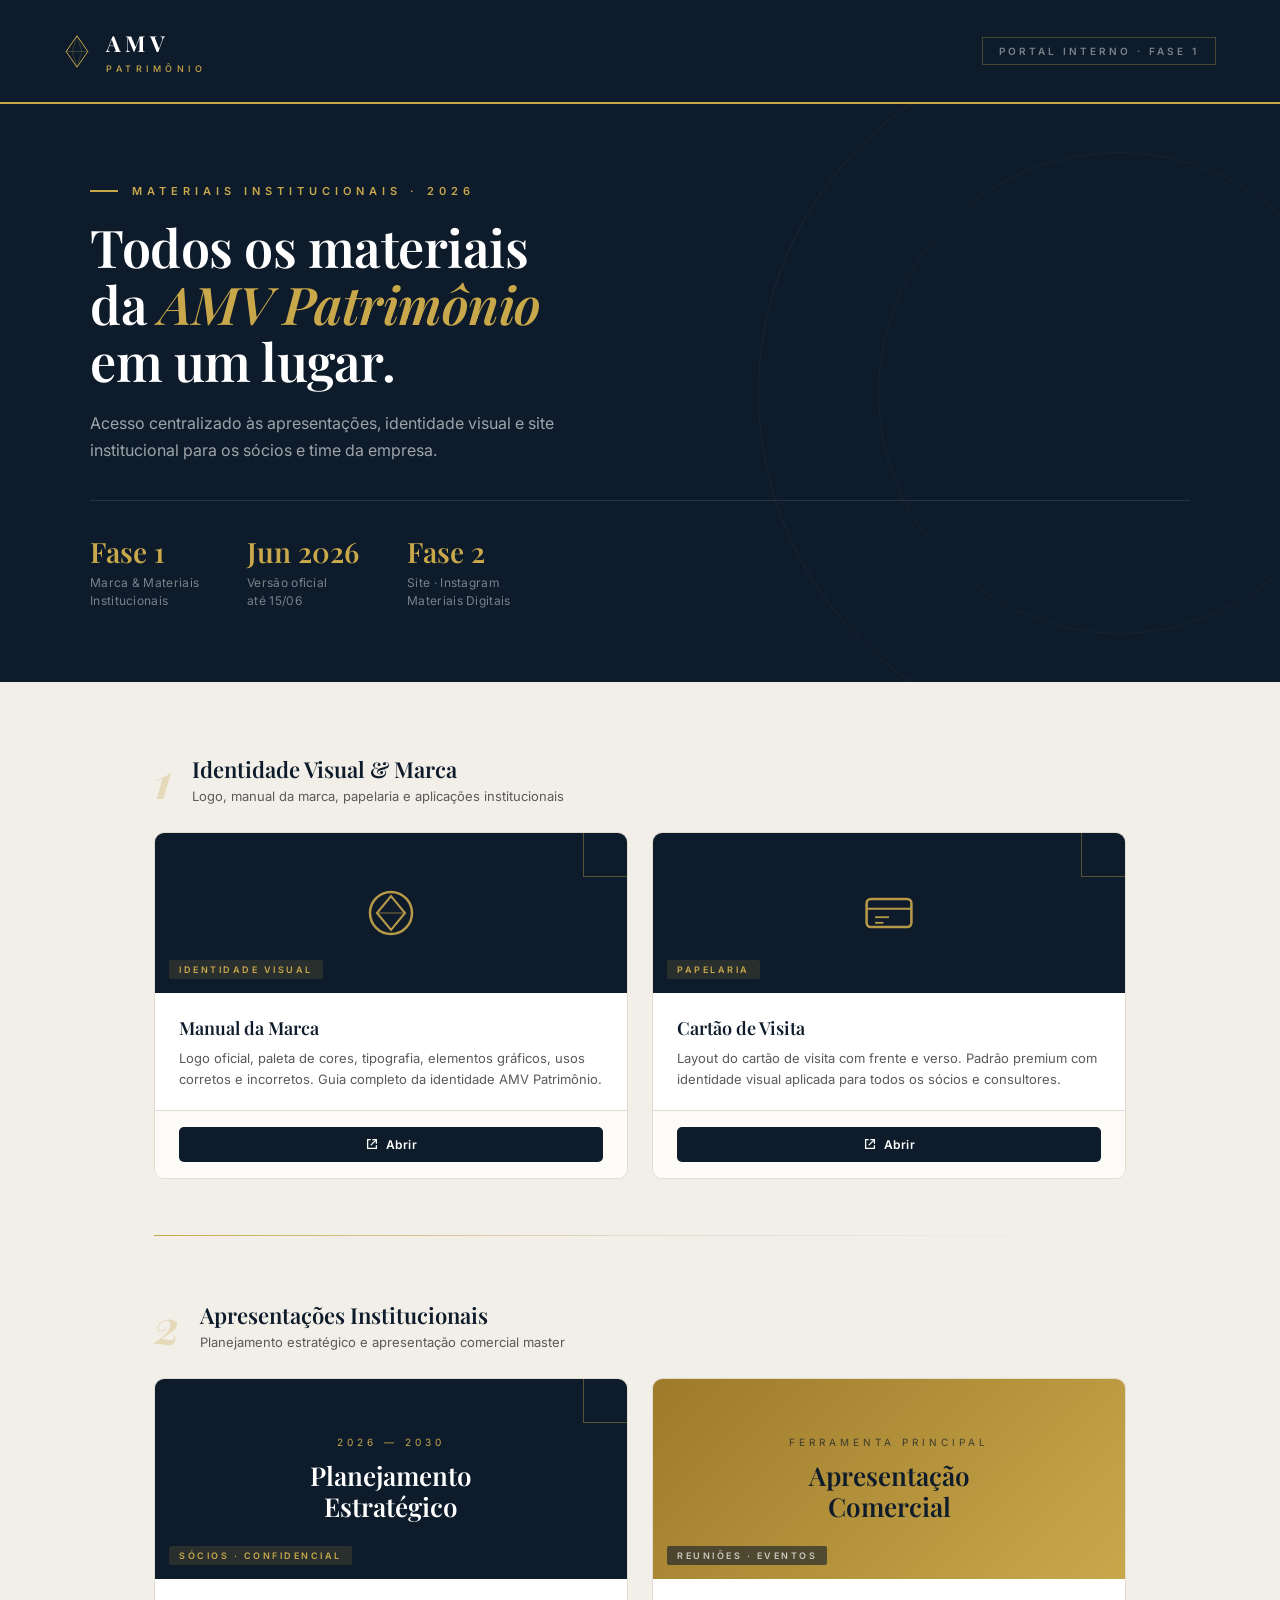
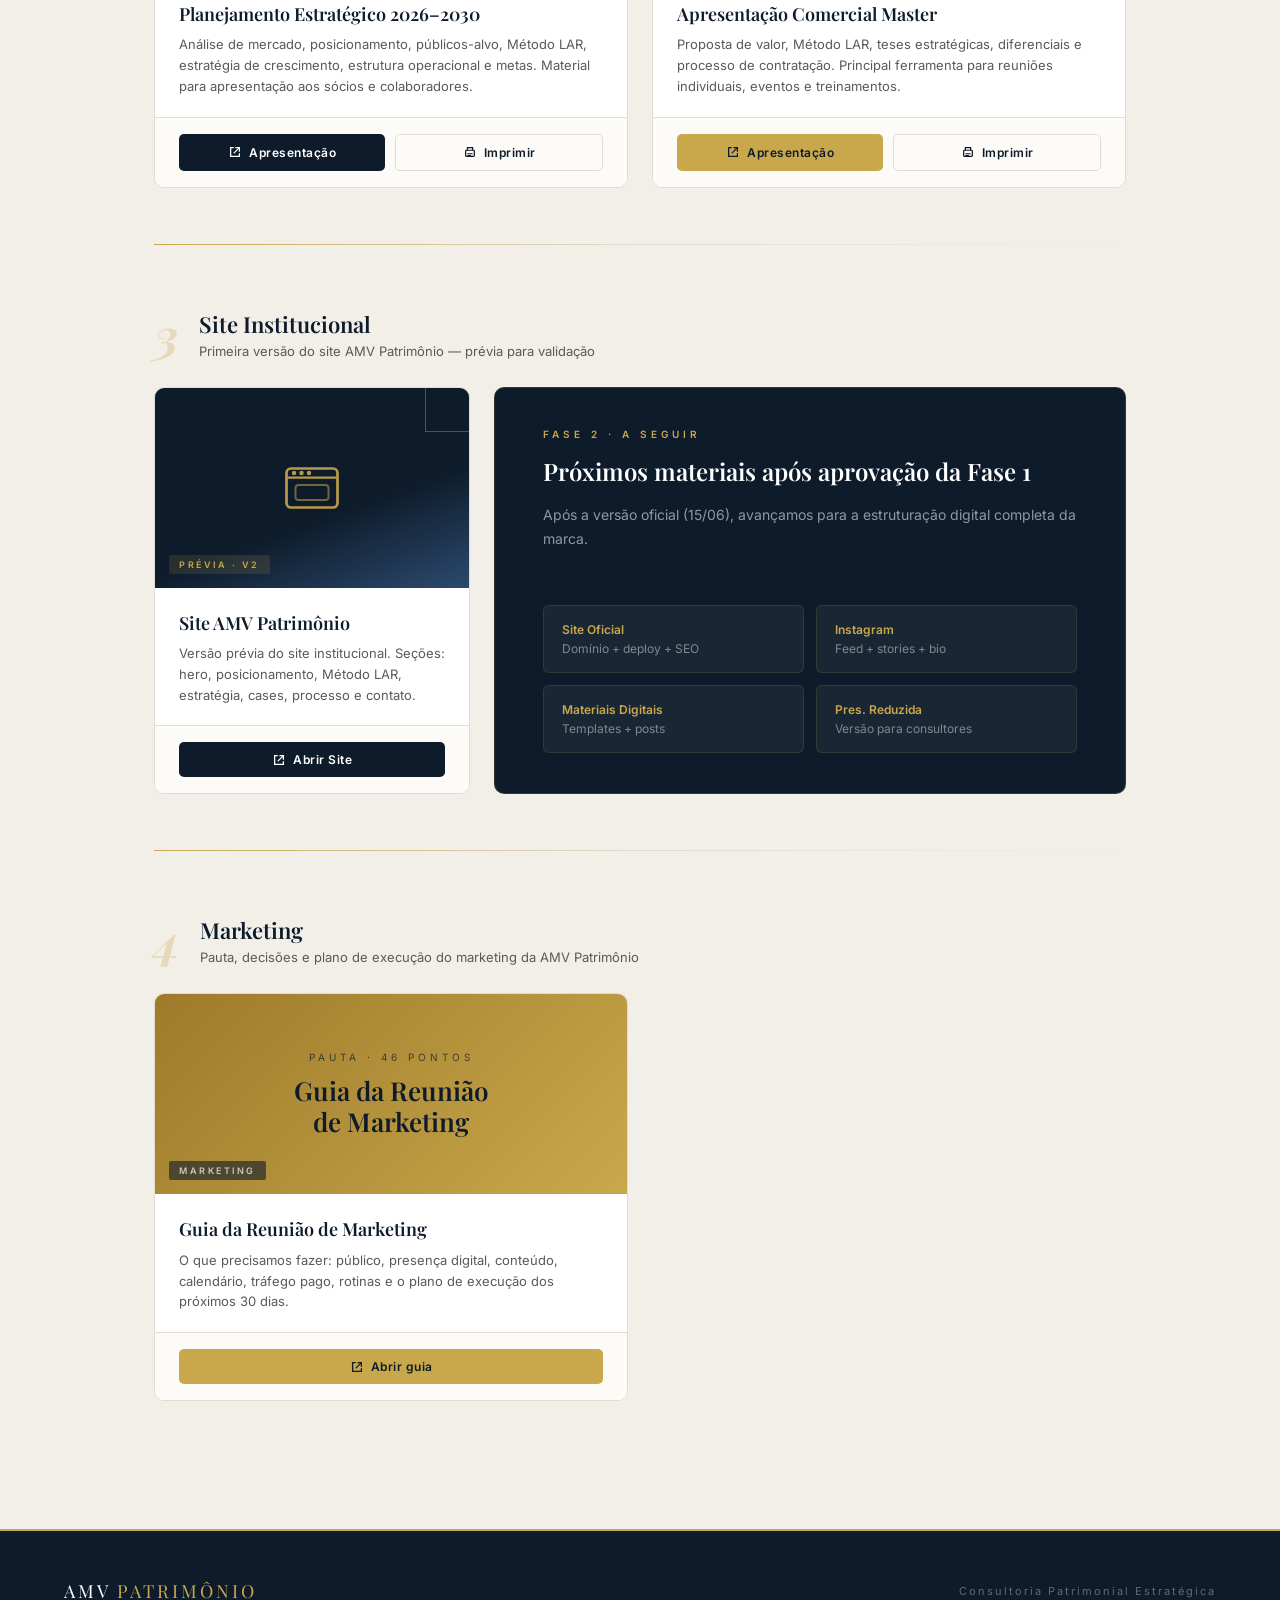
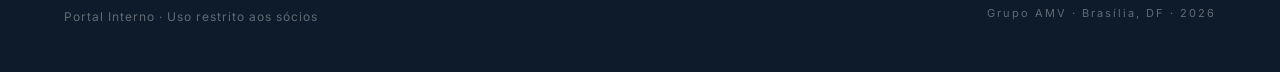
<file: index.html>
<!DOCTYPE html>
<html lang="pt-BR">
<head>
<meta charset="UTF-8">
<meta name="viewport" content="width=device-width, initial-scale=1.0">
<title>AMV Patrimônio — Portal Interno</title>
<link rel="preconnect" href="https://fonts.googleapis.com">
<link href="https://fonts.googleapis.com/css2?family=Playfair+Display:ital,wght@0,400;0,600;0,700;1,400;1,600&family=Inter:wght@300;400;500;600&display=swap" rel="stylesheet">
<style>
:root{
  --ouro:#C9A84C; --ouro-l:#E2C97E; --ouro-d:#9E7A2A;
  --navy:#0D1B2A; --navy-m:#1A2F47; --navy-l:#2C4A6E;
  --graf:#2E2E2E; --cinza:#5A5A5A; --cinza-l:#D4D4D4;
  --off:#F7F4EF; --off-2:#F2EFE9; --branco:#FFFFFF;
  --line:#E2DCD0;
  --serif:'Playfair Display',Georgia,serif;
  --sans:'Inter',system-ui,sans-serif;
}
*{margin:0;padding:0;box-sizing:border-box;}
html{scroll-behavior:smooth;}
body{font-family:var(--sans);background:var(--off-2);color:var(--graf);-webkit-font-smoothing:antialiased;overflow-x:hidden;}
a{text-decoration:none;color:inherit;}
svg{display:block;}

/* ── HEADER ─────────────────────────────────────────── */
.hdr{
  background:var(--navy);
  border-bottom:2px solid var(--ouro);
  padding:28px 64px;
  display:flex; align-items:center; justify-content:space-between;
  position:sticky; top:0; z-index:100;
  backdrop-filter:blur(8px);
}
.logo{display:flex;align-items:center;gap:16px;}
.logo-amv{font-family:var(--serif);font-size:22px;font-weight:700;color:#fff;letter-spacing:.2em;}
.logo-pat{font-size:9px;font-weight:500;letter-spacing:.5em;text-transform:uppercase;color:var(--ouro);margin-top:5px;}
.hdr-tag{
  font-size:10px;font-weight:600;letter-spacing:3px;text-transform:uppercase;
  color:rgba(255,255,255,.45);
  border:1px solid rgba(201,168,76,.3);
  padding:7px 16px;
}

/* ── HERO ────────────────────────────────────────────── */
.hero{
  background:var(--navy);
  padding:80px 64px 72px;
  position:relative; overflow:hidden;
}
.hero::after{
  content:""; position:absolute; right:-180px; top:50%; transform:translateY(-50%);
  width:700px; height:700px; border:1px solid rgba(201,168,76,.08); border-radius:50%;
  pointer-events:none;
}
.hero::before{
  content:""; position:absolute; right:-80px; top:50%; transform:translateY(-50%);
  width:480px; height:480px; border:1px solid rgba(201,168,76,.06); border-radius:50%;
  pointer-events:none;
}
.hero-in{max-width:1100px;margin:0 auto;position:relative;z-index:2;}
.hero-eyebrow{
  font-size:11px;font-weight:600;letter-spacing:5px;text-transform:uppercase;
  color:var(--ouro);margin-bottom:20px;display:flex;align-items:center;gap:14px;
}
.hero-eyebrow::before{content:"";width:28px;height:1.5px;background:var(--ouro);display:inline-block;}
.hero h1{
  font-family:var(--serif);font-size:52px;font-weight:600;color:#fff;
  line-height:1.1;letter-spacing:-.5px;margin-bottom:20px;
}
.hero h1 em{font-style:italic;color:var(--ouro);}
.hero-sub{font-size:16px;color:rgba(255,255,255,.6);max-width:520px;line-height:1.7;margin-bottom:36px;}
.hero-stats{display:flex;gap:48px;padding-top:32px;border-top:1px solid rgba(255,255,255,.1);}
.stat-n{font-family:var(--serif);font-size:28px;color:var(--ouro);font-weight:600;}
.stat-l{font-size:12px;color:rgba(255,255,255,.45);line-height:1.5;margin-top:4px;letter-spacing:.3px;}

/* ── MATERIAIS GRID ──────────────────────────────────── */
.main{max-width:1100px;margin:0 auto;padding:72px 64px;}

.section-eyebrow{
  font-size:11px;font-weight:600;letter-spacing:5px;text-transform:uppercase;
  color:var(--ouro-d);margin-bottom:10px;display:flex;align-items:center;gap:14px;
}
.section-eyebrow::before{content:"";width:28px;height:1.5px;background:var(--ouro);display:inline-block;}
.section-title{
  font-family:var(--serif);font-size:36px;font-weight:600;color:var(--navy);
  margin-bottom:48px;line-height:1.2;
}

.phase{margin-bottom:72px;}
.phase-label{
  display:inline-flex;align-items:center;gap:10px;
  background:var(--navy);color:var(--ouro);
  font-size:10px;font-weight:600;letter-spacing:3px;text-transform:uppercase;
  padding:8px 18px;margin-bottom:24px;
}

/* grid de cards */
.cards{display:grid;grid-template-columns:repeat(3,1fr);gap:24px;}
.cards.two{grid-template-columns:repeat(2,1fr);}
.cards.four{grid-template-columns:repeat(4,1fr);}

/* card base */
.card{
  background:var(--branco);border:1px solid var(--line);border-radius:10px;
  overflow:hidden;transition:transform .2s,box-shadow .2s;
  display:flex;flex-direction:column;
}
.card:hover{transform:translateY(-4px);box-shadow:0 20px 50px -16px rgba(13,27,42,.18);}

/* top colorido */
.card-top{
  height:160px;display:flex;align-items:center;justify-content:center;
  position:relative;overflow:hidden;
}
.card-top.dark{background:var(--navy);}
.card-top.gold{background:linear-gradient(135deg,var(--ouro-d),var(--ouro));}
.card-top.cream{background:var(--off);border-bottom:1px solid var(--line);}
.card-top.site{background:linear-gradient(160deg,var(--navy) 60%,var(--navy-l));}

/* ícone SVG no topo */
.card-icon{opacity:.9;}

/* corner deco */
.card-corner{
  position:absolute;top:0;right:0;width:44px;height:44px;
  border-left:1.5px solid rgba(201,168,76,.4);
  border-bottom:1.5px solid rgba(201,168,76,.4);
}

/* tag de categoria */
.card-cat{
  position:absolute;bottom:14px;left:14px;
  font-size:9px;font-weight:600;letter-spacing:2.5px;text-transform:uppercase;
  background:rgba(201,168,76,.15);color:var(--ouro);
  padding:4px 10px;border-radius:2px;
  backdrop-filter:blur(4px);
}
.card-cat.dark-cat{background:rgba(13,27,42,.6);color:rgba(255,255,255,.7);}

/* corpo do card */
.card-body{padding:24px 24px 20px;flex:1;display:flex;flex-direction:column;}
.card-name{font-family:var(--serif);font-size:18px;font-weight:600;color:var(--navy);margin-bottom:8px;line-height:1.3;}
.card-desc{font-size:13px;color:var(--cinza);line-height:1.6;flex:1;}

/* actions */
.card-actions{
  display:flex;gap:10px;padding:16px 24px;
  border-top:1px solid var(--line);
  background:#FDFBF7;
}
.btn{
  flex:1;display:flex;align-items:center;justify-content:center;gap:7px;
  font-size:12px;font-weight:600;letter-spacing:.5px;
  padding:10px 14px;border-radius:5px;
  transition:all .18s;cursor:pointer;
}
.btn-primary{background:var(--navy);color:#fff;}
.btn-primary:hover{background:var(--navy-m);}
.btn-ghost{background:transparent;color:var(--navy);border:1px solid var(--line);}
.btn-ghost:hover{background:var(--off);border-color:var(--cinza-l);}
.btn-gold{background:var(--ouro);color:var(--navy);}
.btn-gold:hover{background:var(--ouro-l);}
.btn svg{flex-shrink:0;}

/* ── DIVIDER ─────────────────────────────────────────── */
.divider{
  height:1px;
  background:linear-gradient(90deg,var(--ouro),var(--line),transparent);
  margin:0 0 64px;
}

/* ── FASE BADGE ──────────────────────────────────────── */
.fase-header{
  display:flex;align-items:center;gap:20px;margin-bottom:28px;
}
.fase-num{
  font-family:var(--serif);font-style:italic;
  font-size:48px;color:var(--ouro);opacity:.3;line-height:1;font-weight:700;
}
.fase-info h3{
  font-family:var(--serif);font-size:22px;font-weight:600;color:var(--navy);margin-bottom:4px;
}
.fase-info p{font-size:13px;color:var(--cinza);}

/* ── FOOTER ──────────────────────────────────────────── */
.footer{
  background:var(--navy);border-top:2px solid var(--ouro);
  padding:48px 64px;
  display:flex;justify-content:space-between;align-items:center;
}
.footer-brand{font-family:var(--serif);font-size:18px;color:#fff;letter-spacing:3px;}
.footer-brand span{color:var(--ouro);}
.footer-right{font-size:11px;color:rgba(255,255,255,.35);letter-spacing:2px;text-align:right;line-height:2;}

/* ── RESPONSIVE ──────────────────────────────────────── */
@media(max-width:900px){
  .hdr,.hero{padding-left:28px;padding-right:28px;}
  .main{padding:48px 28px;}
  .hero h1{font-size:36px;}
  .hero-stats{gap:28px;flex-wrap:wrap;}
  .cards,.cards.two,.cards.four{grid-template-columns:1fr;}
  .footer{padding:36px 28px;flex-direction:column;gap:20px;text-align:center;}
  .footer-right{text-align:center;}
}
</style>
</head>
<body>

<!-- SVG symbols -->
<svg width="0" height="0" style="position:absolute" aria-hidden="true">
  <defs>
    <symbol id="ico-deck" viewBox="0 0 40 40">
      <rect x="4" y="6" width="32" height="28" rx="3" fill="none" stroke="currentColor" stroke-width="1.8"/>
      <line x1="4" y1="14" x2="36" y2="14" stroke="currentColor" stroke-width="1.5"/>
      <line x1="12" y1="21" x2="28" y2="21" stroke="currentColor" stroke-width="1.4"/>
      <line x1="12" y1="27" x2="24" y2="27" stroke="currentColor" stroke-width="1.4"/>
    </symbol>
    <symbol id="ico-brand" viewBox="0 0 40 40">
      <circle cx="20" cy="20" r="15" fill="none" stroke="currentColor" stroke-width="1.8"/>
      <path d="M20 8 L30 20 L20 32 L10 20 Z" fill="none" stroke="currentColor" stroke-width="1.5"/>
      <line x1="10" y1="20" x2="30" y2="20" stroke="currentColor" stroke-width="1" stroke-opacity=".5"/>
    </symbol>
    <symbol id="ico-site" viewBox="0 0 40 40">
      <rect x="3" y="7" width="34" height="26" rx="3" fill="none" stroke="currentColor" stroke-width="1.8"/>
      <line x1="3" y1="13" x2="37" y2="13" stroke="currentColor" stroke-width="1.5"/>
      <circle cx="8" cy="10" r="1.5" fill="currentColor"/>
      <circle cx="13" cy="10" r="1.5" fill="currentColor"/>
      <circle cx="18" cy="10" r="1.5" fill="currentColor"/>
      <rect x="9" y="18" width="22" height="10" rx="2" fill="none" stroke="currentColor" stroke-width="1.3" stroke-opacity=".6"/>
    </symbol>
    <symbol id="ico-card" viewBox="0 0 40 40">
      <rect x="4" y="10" width="32" height="20" rx="3" fill="none" stroke="currentColor" stroke-width="1.8"/>
      <line x1="4" y1="17" x2="36" y2="17" stroke="currentColor" stroke-width="1.5"/>
      <line x1="10" y1="23" x2="20" y2="23" stroke="currentColor" stroke-width="1.3"/>
      <line x1="10" y1="27" x2="16" y2="27" stroke="currentColor" stroke-width="1.3"/>
    </symbol>
    <symbol id="ico-pdf" viewBox="0 0 40 40">
      <path d="M8 4 H26 L32 10 V36 H8 Z" fill="none" stroke="currentColor" stroke-width="1.8"/>
      <path d="M26 4 V10 H32" fill="none" stroke="currentColor" stroke-width="1.5"/>
      <line x1="13" y1="18" x2="27" y2="18" stroke="currentColor" stroke-width="1.3"/>
      <line x1="13" y1="23" x2="27" y2="23" stroke="currentColor" stroke-width="1.3"/>
      <line x1="13" y1="28" x2="21" y2="28" stroke="currentColor" stroke-width="1.3"/>
    </symbol>
    <symbol id="ico-open" viewBox="0 0 16 16">
      <path d="M6 3H3v10h10v-3" fill="none" stroke="currentColor" stroke-width="1.5" stroke-linecap="round"/>
      <path d="M9 3h4v4" fill="none" stroke="currentColor" stroke-width="1.5" stroke-linecap="round" stroke-linejoin="round"/>
      <line x1="13" y1="3" x2="7" y2="9" stroke="currentColor" stroke-width="1.5" stroke-linecap="round"/>
    </symbol>
    <symbol id="ico-print" viewBox="0 0 16 16">
      <rect x="3" y="6" width="10" height="7" rx="1" fill="none" stroke="currentColor" stroke-width="1.4"/>
      <path d="M5 6V3h6v3" fill="none" stroke="currentColor" stroke-width="1.4"/>
      <line x1="5" y1="10" x2="11" y2="10" stroke="currentColor" stroke-width="1.2"/>
      <line x1="5" y1="12" x2="9" y2="12" stroke="currentColor" stroke-width="1.2"/>
    </symbol>
    <symbol id="m-diamond" viewBox="0 0 48 64">
      <path d="M24 3 L44 32 L24 61 L4 32 Z" fill="none" stroke="currentColor" stroke-width="1.8" stroke-linejoin="round"/>
      <line x1="4" y1="32" x2="44" y2="32" stroke="currentColor" stroke-width="1" stroke-opacity=".5"/>
      <path d="M24 3 L15 32 L24 61" fill="none" stroke="currentColor" stroke-width="1" stroke-opacity=".4" stroke-linejoin="round"/>
      <path d="M24 3 L33 32 L24 61" fill="none" stroke="currentColor" stroke-width="1" stroke-opacity=".4" stroke-linejoin="round"/>
    </symbol>
  </defs>
</svg>

<!-- HEADER -->
<header class="hdr">
  <div class="logo">
    <svg style="color:var(--ouro)" width="26" height="35"><use href="#m-diamond"/></svg>
    <div>
      <div class="logo-amv">AMV</div>
      <div class="logo-pat">Patrimônio</div>
    </div>
  </div>
  <div class="hdr-tag">Portal Interno · Fase 1</div>
</header>

<!-- HERO -->
<section class="hero">
  <div class="hero-in">
    <div class="hero-eyebrow">Materiais Institucionais · 2026</div>
    <h1>Todos os materiais<br>da <em>AMV Patrimônio</em><br>em um lugar.</h1>
    <p class="hero-sub">Acesso centralizado às apresentações, identidade visual e site institucional para os sócios e time da empresa.</p>
    <div class="hero-stats">
      <div>
        <div class="stat-n">Fase 1</div>
        <div class="stat-l">Marca &amp; Materiais<br>Institucionais</div>
      </div>
      <div>
        <div class="stat-n">Jun 2026</div>
        <div class="stat-l">Versão oficial<br>até 15/06</div>
      </div>
      <div>
        <div class="stat-n">Fase 2</div>
        <div class="stat-l">Site · Instagram<br>Materiais Digitais</div>
      </div>
    </div>
  </div>
</section>

<!-- CONTEÚDO PRINCIPAL -->
<main class="main">

  <!-- FASE 1 · IDENTIDADE VISUAL -->
  <div class="fase-header">
    <div class="fase-num">1</div>
    <div class="fase-info">
      <h3>Identidade Visual &amp; Marca</h3>
      <p>Logo, manual da marca, papelaria e aplicações institucionais</p>
    </div>
  </div>

  <div class="cards two" style="margin-bottom:56px;">

    <!-- Manual da Marca -->
    <div class="card">
      <div class="card-top dark">
        <svg class="card-icon" style="color:var(--ouro)" width="56" height="56"><use href="#ico-brand"/></svg>
        <div class="card-corner"></div>
        <div class="card-cat">Identidade Visual</div>
      </div>
      <div class="card-body">
        <div class="card-name">Manual da Marca</div>
        <div class="card-desc">Logo oficial, paleta de cores, tipografia, elementos gráficos, usos corretos e incorretos. Guia completo da identidade AMV Patrimônio.</div>
      </div>
      <div class="card-actions">
        <a href="manual.html" target="_blank" class="btn btn-primary">
          <svg width="14" height="14"><use href="#ico-open"/></svg> Abrir
        </a>
      </div>
    </div>

    <!-- Cartão de Visita -->
    <div class="card">
      <div class="card-top dark">
        <svg class="card-icon" style="color:var(--ouro)" width="56" height="56"><use href="#ico-card"/></svg>
        <div class="card-corner"></div>
        <div class="card-cat">Papelaria</div>
      </div>
      <div class="card-body">
        <div class="card-name">Cartão de Visita</div>
        <div class="card-desc">Layout do cartão de visita com frente e verso. Padrão premium com identidade visual aplicada para todos os sócios e consultores.</div>
      </div>
      <div class="card-actions">
        <a href="cartao.html" target="_blank" class="btn btn-primary">
          <svg width="14" height="14"><use href="#ico-open"/></svg> Abrir
        </a>
      </div>
    </div>


  </div>

  <div class="divider"></div>

  <!-- FASE 1 · APRESENTAÇÕES -->
  <div class="fase-header">
    <div class="fase-num">2</div>
    <div class="fase-info">
      <h3>Apresentações Institucionais</h3>
      <p>Planejamento estratégico e apresentação comercial master</p>
    </div>
  </div>

  <div class="cards two" style="margin-bottom:56px;">

    <!-- Planejamento Estratégico -->
    <div class="card">
      <div class="card-top dark" style="height:200px;">
        <div style="text-align:center;position:relative;z-index:2;">
          <div style="font-size:10px;letter-spacing:4px;text-transform:uppercase;color:var(--ouro);margin-bottom:12px;">2026 — 2030</div>
          <div style="font-family:'Playfair Display',serif;font-size:26px;color:#fff;font-weight:600;line-height:1.2;">Planejamento<br>Estratégico</div>
        </div>
        <div class="card-corner"></div>
        <div class="card-cat">Sócios · Confidencial</div>
      </div>
      <div class="card-body">
        <div class="card-name">Planejamento Estratégico 2026–2030</div>
        <div class="card-desc">Análise de mercado, posicionamento, públicos-alvo, Método LAR, estratégia de crescimento, estrutura operacional e metas. Material para apresentação aos sócios e colaboradores.</div>
      </div>
      <div class="card-actions">
        <a href="planejamento.html" target="_blank" class="btn btn-primary">
          <svg width="14" height="14"><use href="#ico-open"/></svg> Apresentação
        </a>
        <a href="planejamento-print.html" target="_blank" class="btn btn-ghost">
          <svg width="14" height="14"><use href="#ico-print"/></svg> Imprimir
        </a>
      </div>
    </div>

    <!-- Apresentação Comercial -->
    <div class="card">
      <div class="card-top" style="height:200px;background:linear-gradient(135deg,#9E7A2A,#C9A84C);">
        <div style="text-align:center;position:relative;z-index:2;">
          <div style="font-size:10px;letter-spacing:4px;text-transform:uppercase;color:rgba(13,27,42,.7);margin-bottom:12px;">Ferramenta Principal</div>
          <div style="font-family:'Playfair Display',serif;font-size:26px;color:var(--navy);font-weight:600;line-height:1.2;">Apresentação<br>Comercial</div>
        </div>
        <div class="card-cat dark-cat">Reuniões · Eventos</div>
      </div>
      <div class="card-body">
        <div class="card-name">Apresentação Comercial Master</div>
        <div class="card-desc">Proposta de valor, Método LAR, teses estratégicas, diferenciais e processo de contratação. Principal ferramenta para reuniões individuais, eventos e treinamentos.</div>
      </div>
      <div class="card-actions">
        <a href="comercial.html" target="_blank" class="btn btn-gold">
          <svg width="14" height="14"><use href="#ico-open"/></svg> Apresentação
        </a>
        <a href="comercial-print.html" target="_blank" class="btn btn-ghost">
          <svg width="14" height="14"><use href="#ico-print"/></svg> Imprimir
        </a>
      </div>
    </div>

  </div>

  <div class="divider"></div>

  <!-- FASE 1 · SITE -->
  <div class="fase-header">
    <div class="fase-num">3</div>
    <div class="fase-info">
      <h3>Site Institucional</h3>
      <p>Primeira versão do site AMV Patrimônio — prévia para validação</p>
    </div>
  </div>

  <div class="cards" style="grid-template-columns:1fr 2fr;margin-bottom:56px;">

    <div class="card">
      <div class="card-top site" style="height:200px;">
        <svg class="card-icon" style="color:var(--ouro)" width="60" height="60"><use href="#ico-site"/></svg>
        <div class="card-corner"></div>
        <div class="card-cat">Prévia · v2</div>
      </div>
      <div class="card-body">
        <div class="card-name">Site AMV Patrimônio</div>
        <div class="card-desc">Versão prévia do site institucional. Seções: hero, posicionamento, Método LAR, estratégia, cases, processo e contato.</div>
      </div>
      <div class="card-actions">
        <a href="site.html" target="_blank" class="btn btn-primary">
          <svg width="14" height="14"><use href="#ico-open"/></svg> Abrir Site
        </a>
      </div>
    </div>

    <div style="background:var(--navy);border-radius:10px;padding:40px 48px;display:flex;flex-direction:column;justify-content:space-between;border:1px solid rgba(201,168,76,.2);">
      <div>
        <div style="font-size:10px;font-weight:600;letter-spacing:4px;text-transform:uppercase;color:var(--ouro);margin-bottom:16px;">Fase 2 · A seguir</div>
        <div style="font-family:'Playfair Display',serif;font-size:24px;color:#fff;font-weight:600;line-height:1.3;margin-bottom:16px;">Próximos materiais após aprovação da Fase 1</div>
        <p style="font-size:14px;color:rgba(255,255,255,.55);line-height:1.7;">Após a versão oficial (15/06), avançamos para a estruturação digital completa da marca.</p>
      </div>
      <div style="display:grid;grid-template-columns:1fr 1fr;gap:12px;margin-top:28px;">
        <div style="background:rgba(255,255,255,.05);border:1px solid rgba(201,168,76,.15);border-radius:6px;padding:16px 18px;">
          <div style="font-size:12px;color:var(--ouro);font-weight:600;margin-bottom:4px;">Site Oficial</div>
          <div style="font-size:12px;color:rgba(255,255,255,.45);">Domínio + deploy + SEO</div>
        </div>
        <div style="background:rgba(255,255,255,.05);border:1px solid rgba(201,168,76,.15);border-radius:6px;padding:16px 18px;">
          <div style="font-size:12px;color:var(--ouro);font-weight:600;margin-bottom:4px;">Instagram</div>
          <div style="font-size:12px;color:rgba(255,255,255,.45);">Feed + stories + bio</div>
        </div>
        <div style="background:rgba(255,255,255,.05);border:1px solid rgba(201,168,76,.15);border-radius:6px;padding:16px 18px;">
          <div style="font-size:12px;color:var(--ouro);font-weight:600;margin-bottom:4px;">Materiais Digitais</div>
          <div style="font-size:12px;color:rgba(255,255,255,.45);">Templates + posts</div>
        </div>
        <div style="background:rgba(255,255,255,.05);border:1px solid rgba(201,168,76,.15);border-radius:6px;padding:16px 18px;">
          <div style="font-size:12px;color:var(--ouro);font-weight:600;margin-bottom:4px;">Pres. Reduzida</div>
          <div style="font-size:12px;color:rgba(255,255,255,.45);">Versão para consultores</div>
        </div>
      </div>
    </div>

  </div>

  <div class="divider"></div>

  <!-- FASE 2 · MARKETING -->
  <div class="fase-header">
    <div class="fase-num">4</div>
    <div class="fase-info">
      <h3>Marketing</h3>
      <p>Pauta, decisões e plano de execução do marketing da AMV Patrimônio</p>
    </div>
  </div>

  <div class="cards two" style="margin-bottom:56px;">

    <!-- Guia da Reunião de Marketing -->
    <div class="card">
      <div class="card-top" style="height:200px;background:linear-gradient(135deg,#9E7A2A,#C9A84C);">
        <div style="text-align:center;position:relative;z-index:2;">
          <div style="font-size:10px;letter-spacing:4px;text-transform:uppercase;color:rgba(13,27,42,.7);margin-bottom:12px;">Pauta · 46 pontos</div>
          <div style="font-family:'Playfair Display',serif;font-size:26px;color:var(--navy);font-weight:600;line-height:1.2;">Guia da Reunião<br>de Marketing</div>
        </div>
        <div class="card-cat dark-cat">Marketing</div>
      </div>
      <div class="card-body">
        <div class="card-name">Guia da Reunião de Marketing</div>
        <div class="card-desc">O que precisamos fazer: público, presença digital, conteúdo, calendário, tráfego pago, rotinas e o plano de execução dos próximos 30 dias.</div>
      </div>
      <div class="card-actions">
        <a href="guia-marketing.html" target="_blank" class="btn btn-gold">
          <svg width="14" height="14"><use href="#ico-open"/></svg> Abrir guia
        </a>
      </div>
    </div>

  </div>


</main>

<!-- FOOTER -->
<footer class="footer">
  <div>
    <div class="footer-brand">AMV <span>PATRIMÔNIO</span></div>
    <div style="font-size:12px;color:rgba(255,255,255,.35);margin-top:6px;letter-spacing:1px;">Portal Interno · Uso restrito aos sócios</div>
  </div>
  <div class="footer-right">
    Consultoria Patrimonial Estratégica<br>
    Grupo AMV · Brasília, DF · 2026
  </div>
</footer>

</body>
</html>
</file>
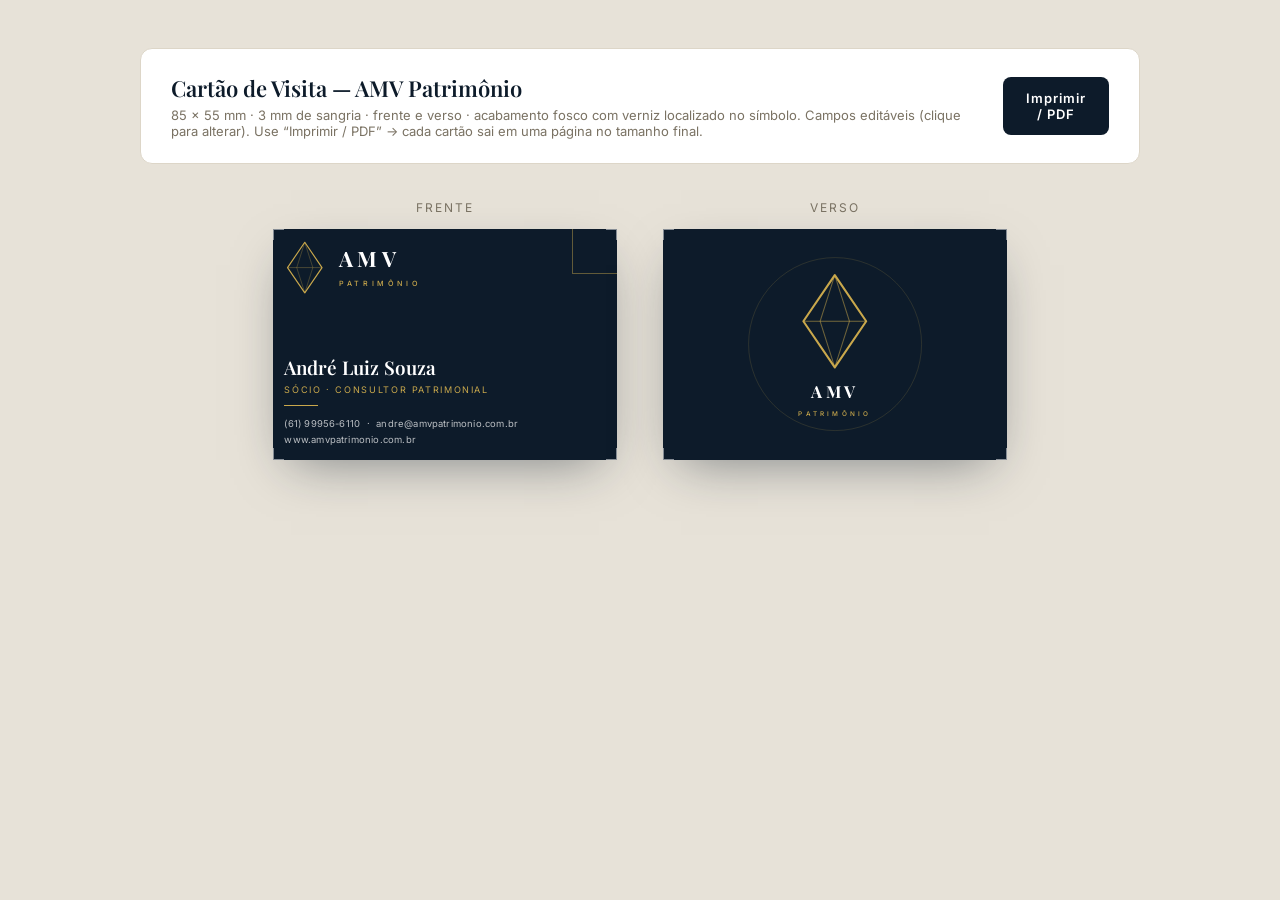
<file: cartao.html>
<!DOCTYPE html>
<html lang="pt-BR">
<head>
<meta charset="UTF-8">
<meta name="viewport" content="width=device-width, initial-scale=1.0">
<title>AMV Patrimônio — Cartão de Visita</title>
<style>
@import url('https://fonts.googleapis.com/css2?family=Playfair+Display:wght@600;700&family=Inter:wght@400;500;600&display=swap');
*{margin:0;padding:0;box-sizing:border-box;}
:root{--ouro:#C9A84C;--ouro-d:#9E7A2A;--navy:#0D1B2A;--off:#F7F4EF;}
body{background:#E7E2D8;font-family:'Inter',sans-serif;color:#2E2E2E;padding:48px;}
.bar{max-width:1000px;margin:0 auto 36px;background:#fff;border:1px solid #DDD6C8;border-radius:12px;padding:24px 30px;display:flex;justify-content:space-between;align-items:center;gap:24px;}
.bar h1{font-family:'Playfair Display',serif;font-size:22px;color:var(--navy);font-weight:600;}
.bar p{font-size:13px;color:#7a7263;margin-top:4px;}
.bar button{background:var(--navy);color:#fff;border:none;border-radius:8px;padding:13px 22px;font-size:13px;font-weight:600;letter-spacing:1px;cursor:pointer;font-family:inherit;}
.bar button:hover{background:#16293f;}
.stage{max-width:1000px;margin:0 auto;display:flex;gap:46px;justify-content:center;flex-wrap:wrap;}
.holder{display:flex;flex-direction:column;align-items:center;gap:14px;}
.holder .tag{font-size:12px;letter-spacing:2px;text-transform:uppercase;color:#7a7263;}

/* card = 85x55mm, shown with 3mm bleed area visually via outer; print exact */
.card{width:91mm;height:61mm;position:relative;box-shadow:0 18px 50px -18px rgba(13,27,42,.5);overflow:hidden;}
.safe{position:absolute;inset:3mm;}  /* trim line */
.crop span{position:absolute;width:3mm;height:3mm;border:0;}
.crop .tl{top:0;left:0;border-top:.3mm solid rgba(255,255,255,.5);border-left:.3mm solid rgba(255,255,255,.5);}
.crop .tr{top:0;right:0;border-top:.3mm solid rgba(255,255,255,.5);border-right:.3mm solid rgba(255,255,255,.5);}
.crop .bl{bottom:0;left:0;border-bottom:.3mm solid rgba(255,255,255,.5);border-left:.3mm solid rgba(255,255,255,.5);}
.crop .br{bottom:0;right:0;border-bottom:.3mm solid rgba(255,255,255,.5);border-right:.3mm solid rgba(255,255,255,.5);}

.front{background:var(--navy);}
.front .safe{display:flex;flex-direction:column;justify-content:space-between;}
.wm .amv{font-family:'Playfair Display',serif;font-weight:700;letter-spacing:.2em;color:#fff;line-height:1;}
.wm .pat{font-family:'Inter',sans-serif;font-weight:500;text-transform:uppercase;letter-spacing:.5em;color:var(--ouro);margin-top:2mm;display:block;}
.lock{display:flex;align-items:center;gap:3.5mm;}
.name{font-family:'Playfair Display',serif;font-size:5mm;color:#fff;font-weight:600;}
.role{font-size:2.4mm;color:var(--ouro);letter-spacing:.18em;text-transform:uppercase;margin-top:1mm;}
.rule{width:9mm;height:.4mm;background:var(--ouro);margin:2.6mm 0;}
.detail{font-size:2.5mm;color:rgba(255,255,255,.72);line-height:1.7;letter-spacing:.02em;}
.corner{position:absolute;top:0;right:0;width:12mm;height:12mm;border-left:.4mm solid rgba(201,168,76,.45);border-bottom:.4mm solid rgba(201,168,76,.45);}

.back{background:var(--navy);}
.back .safe{display:flex;align-items:center;justify-content:center;flex-direction:column;gap:3mm;}
.back .ring{position:absolute;width:46mm;height:46mm;border:.3mm solid rgba(201,168,76,.16);border-radius:50%;left:50%;top:50%;transform:translate(-50%,-50%);}
[contenteditable]:focus{outline:1.5px dashed var(--ouro);outline-offset:3px;}

@media print{
  @page{size:91mm 61mm;margin:0;}
  body{background:#fff;padding:0;}
  .bar,.holder .tag{display:none;}
  .stage{gap:0;display:block;}
  .holder{gap:0;}
  .card{box-shadow:none;page-break-after:always;}
}
</style>
</head>
<body>

<div class="bar">
  <div><h1>Cartão de Visita — AMV Patrimônio</h1><p>85 × 55 mm · 3 mm de sangria · frente e verso · acabamento fosco com verniz localizado no símbolo. Campos editáveis (clique para alterar). Use “Imprimir / PDF” → cada cartão sai em uma página no tamanho final.</p></div>
  <button onclick="window.print()">Imprimir / PDF</button>
</div>

<div class="stage">
  <div class="holder">
    <div class="tag">Frente</div>
    <div class="card front">
      <span class="corner"></span>
      <div class="crop"><span class="tl"></span><span class="tr"></span><span class="bl"></span><span class="br"></span></div>
      <div class="safe">
        <div class="lock">
          <svg width="11mm" height="14.6mm" viewBox="0 0 72 96" style="color:var(--ouro)">
            <path d="M36 4 L66 48 L36 92 L6 48 Z" fill="none" stroke="currentColor" stroke-width="2" stroke-linejoin="round"/>
            <path d="M6 48 H66" stroke="currentColor" stroke-width="1" stroke-opacity=".55"/>
            <path d="M36 4 L22 48 L36 92 M36 4 L50 48 L36 92" fill="none" stroke="currentColor" stroke-width="1" stroke-opacity=".5" stroke-linejoin="round"/>
          </svg>
          <div class="wm"><span class="amv" style="font-size:5.6mm;">AMV</span><span class="pat" style="font-size:1.9mm;">Patrimônio</span></div>
        </div>
        <div>
          <div class="name" contenteditable="true">André Luiz Souza</div>
          <div class="role" contenteditable="true">Sócio · Consultor Patrimonial</div>
          <div class="rule"></div>
          <div class="detail" contenteditable="true">(61) 99956-6110&nbsp;&nbsp;·&nbsp;&nbsp;andre@amvpatrimonio.com.br<br>www.amvpatrimonio.com.br</div>
        </div>
      </div>
    </div>
  </div>

  <div class="holder">
    <div class="tag">Verso</div>
    <div class="card back">
      <div class="crop"><span class="tl"></span><span class="tr"></span><span class="bl"></span><span class="br"></span></div>
      <div class="ring"></div>
      <div class="safe">
        <svg width="20mm" height="26.6mm" viewBox="0 0 72 96" style="color:var(--ouro)">
          <path d="M36 4 L66 48 L36 92 L6 48 Z" fill="none" stroke="currentColor" stroke-width="2" stroke-linejoin="round"/>
          <path d="M6 48 H66" stroke="currentColor" stroke-width="1" stroke-opacity=".55"/>
          <path d="M36 4 L22 48 L36 92 M36 4 L50 48 L36 92" fill="none" stroke="currentColor" stroke-width="1" stroke-opacity=".5" stroke-linejoin="round"/>
        </svg>
        <div class="wm" style="text-align:center;"><span class="amv" style="font-size:4.4mm;">AMV</span><span class="pat" style="font-size:1.7mm;">Patrimônio</span></div>
      </div>
    </div>
  </div>
</div>

</body>
</html>
</file>
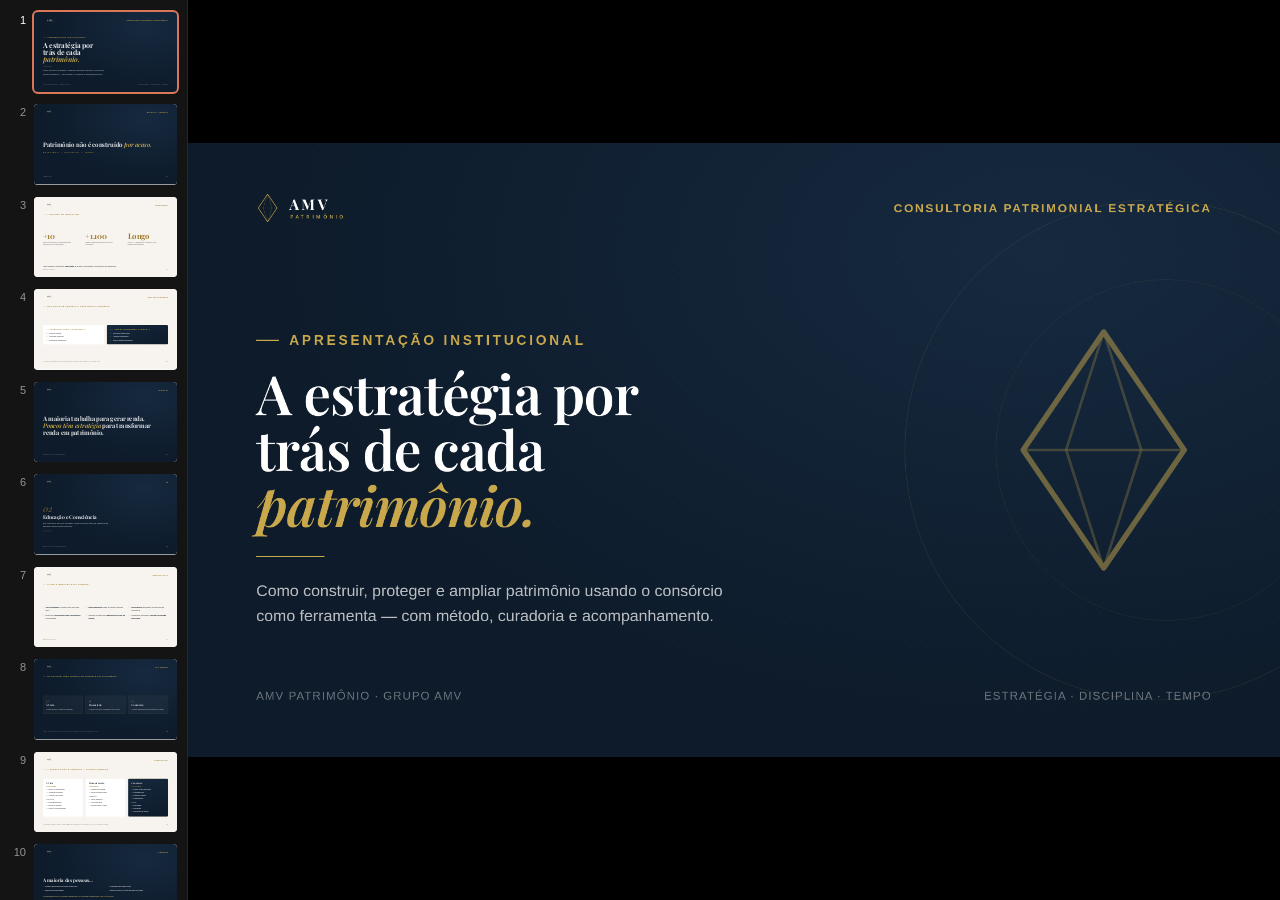
<file: comercial-print.html>
<!DOCTYPE html>
<html lang="pt-BR">
<head>
<meta charset="UTF-8">
<meta name="viewport" content="width=device-width, initial-scale=1.0">
<title>AMV Patrimônio — Apresentação Comercial Master</title>
<link rel="stylesheet" href="assets/deck-amv.css">
</head>
<body>

<svg width="0" height="0" style="position:absolute" aria-hidden="true"><defs>
  <symbol id="m-diamond" viewBox="0 0 72 96">
    <path d="M36 4 L66 48 L36 92 L6 48 Z" fill="none" stroke="currentColor" stroke-width="2" stroke-linejoin="round"/>
    <path d="M6 48 H66" stroke="currentColor" stroke-width="1" stroke-opacity=".55"/>
    <path d="M36 4 L22 48 L36 92" fill="none" stroke="currentColor" stroke-width="1" stroke-opacity=".5" stroke-linejoin="round"/>
    <path d="M36 4 L50 48 L36 92" fill="none" stroke="currentColor" stroke-width="1" stroke-opacity=".5" stroke-linejoin="round"/>
  </symbol>
</defs></svg>

<deck-stage width="1920" height="1080">

  <!-- 01 · CAPA -->
  <section class="s deep">
    <div class="cover-art">
      <div class="cover-ring" style="width:880px;height:880px;right:-220px;top:50%;transform:translateY(-50%);"></div>
      <div class="cover-ring" style="width:600px;height:600px;right:-100px;top:50%;transform:translateY(-50%);opacity:.6;"></div>
      <svg class="mark" style="position:absolute;right:140px;top:50%;transform:translateY(-50%);opacity:.5;color:var(--ouro)" width="340" height="453"><use href="#m-diamond"/></svg>
    </div>
    <div class="pad">
      <div class="topline" style="border:none;">
        <div class="lock" style="--gap:18px;"><svg class="mark" width="40" height="53"><use href="#m-diamond"/></svg>
          <div class="wm dk" style="--amv:26px;--pat:8.5px;"><span class="amv">AMV</span><span class="pat">Patrimônio</span></div></div>
        <div class="chip">Consultoria Patrimonial Estratégica</div>
      </div>
      <div class="center-col">
        <div class="kicker">Apresentação Institucional</div>
        <h1 class="h-xl" style="color:#fff;">A estratégia por<br>trás de cada<br><em class="g" style="font-style:italic;">patrimônio.</em></h1>
        <div class="divider-rule"></div>
        <p class="lead" style="margin-top:38px;max-width:880px;">Como construir, proteger e ampliar patrimônio usando o consórcio como ferramenta — com método, curadoria e acompanhamento.</p>
      </div>
      <div class="foot" style="border:none;"><span>AMV Patrimônio · Grupo AMV</span><span>Estratégia · Disciplina · Tempo</span></div>
    </div>
  </section>

  <!-- 02 · ABERTURA -->
  <section class="s deep">
    <div class="pad">
      <div class="topline" style="border:none;"><div class="lock"><svg class="mark" width="32" height="43"><use href="#m-diamond"/></svg><div class="wm dk" style="--amv:21px;--pat:7px;"><span class="amv">AMV</span><span class="pat">Patrimônio</span></div></div><div class="chip">Bloco 01 · Conexão</div></div>
      <div class="fill" style="display:flex;flex-direction:column;justify-content:center;">
        <div class="statement anim">Patrimônio não é construído <em>por acaso.</em></div>
        <div class="sub-em anim2">Estratégia &nbsp;•&nbsp; Disciplina &nbsp;•&nbsp; Tempo</div>
      </div>
      <div class="foot" style="border:none;"><span>Abertura</span><span class="pg">02</span></div>
    </div>
  </section>

  <!-- 03 · QUEM SOMOS -->
  <section class="s light">
    <div class="pad">
      <div class="topline"><div class="lock"><svg class="mark" style="color:var(--ouro-d)" width="32" height="43"><use href="#m-diamond"/></svg><div class="wm lt" style="--amv:21px;--pat:7px;"><span class="amv">AMV</span><span class="pat">Patrimônio</span></div></div><div class="chip">Quem Somos</div></div>
      <div class="kicker">A solidez do Grupo AMV</div>
      <div class="stat-grid stat" style="grid-template-columns:repeat(3,1fr);">
        <div class="anim"><div class="num">+10</div><div class="lbl">anos de mercado e relacionamento construído com seriedade</div></div>
        <div class="anim2"><div class="num">+1.100</div><div class="lbl">clientes ativos atendidos de forma consultiva</div></div>
        <div class="anim3"><div class="num">Longo</div><div class="lbl">prazo — relações de confiança, não transações pontuais</div></div>
      </div>
      <div class="body" style="margin-top:20px;max-width:1300px;border-top:1px solid var(--line);padding-top:30px;">Uma trajetória de atuação <b style="color:var(--navy);font-weight:600;">consultiva</b>, que agora se estende à construção de patrimônio.</div>
      <div class="foot"><span>Quem Somos</span><span class="pg">03</span></div>
    </div>
  </section>

  <!-- 04 · POR QUE NASCEU -->
  <section class="s light">
    <div class="pad">
      <div class="topline"><div class="lock"><svg class="mark" style="color:var(--ouro-d)" width="32" height="43"><use href="#m-diamond"/></svg><div class="wm lt" style="--amv:21px;--pat:7px;"><span class="amv">AMV</span><span class="pat">Patrimônio</span></div></div><div class="chip">Por que nascemos</div></div>
      <div class="kicker">De cuidar de pessoas a construir patrimônio</div>
      <div class="cols cols-2">
        <div class="card anim"><div class="kicker" style="margin-bottom:22px;">Durante anos ajudamos a</div><div class="vlist" style="gap:18px;"><div class="crow"><span class="ck">✓</span> Reduzir custos</div><div class="crow"><span class="ck">✓</span> Proteger pessoas</div><div class="crow"><span class="ck">✓</span> Estruturar benefícios</div></div></div>
        <div class="card gold anim2"><div class="kicker" style="margin-bottom:22px;color:var(--ouro);">Agora queremos ajudar a</div><div class="vlist" style="gap:18px;"><div class="crow"><span class="ck">✓</span> Construir patrimônio</div><div class="crow"><span class="ck">✓</span> Ampliar patrimônio</div><div class="crow"><span class="ck">✓</span> Gerar renda patrimonial</div></div></div>
      </div>
      <div class="foot"><span>A AMV Patrimônio nasceu de uma demanda real da base AMV</span><span class="pg">04</span></div>
    </div>
  </section>

  <!-- 05 · FECHAMENTO B1 -->
  <section class="s deep">
    <div class="pad">
      <div class="topline" style="border:none;"><div class="lock"><svg class="mark" width="32" height="43"><use href="#m-diamond"/></svg><div class="wm dk" style="--amv:21px;--pat:7px;"><span class="amv">AMV</span><span class="pat">Patrimônio</span></div></div><div class="chip">Bloco 01</div></div>
      <div class="fill" style="display:flex;flex-direction:column;justify-content:center;">
        <div class="statement anim">A maioria trabalha para gerar renda.<br><em>Poucos têm estratégia</em> para transformar renda em patrimônio.</div>
      </div>
      <div class="foot" style="border:none;"><span>Conexão e Autoridade</span><span class="pg">05</span></div>
    </div>
  </section>

  <!-- 06 · DIVIDER B2 -->
  <section class="s deep">
    <div class="pad">
      <div class="topline" style="border:none;"><div class="lock"><svg class="mark" width="32" height="43"><use href="#m-diamond"/></svg><div class="wm dk" style="--amv:21px;--pat:7px;"><span class="amv">AMV</span><span class="pat">Patrimônio</span></div></div><div class="chip">02</div></div>
      <div class="center-col">
        <div class="divider-num">02</div>
        <h2 class="h-lg">Educação e Consciência</h2>
        <p class="lead" style="margin-top:24px;max-width:920px;">Em momentos de juros elevados, quem entende custo de capital toma decisões patrimoniais melhores.</p>
        <div class="divider-rule"></div>
      </div>
      <div class="foot" style="border:none;"><span>Educação e Consciência</span><span class="pg">06</span></div>
    </div>
  </section>

  <!-- 07 · CENÁRIO ATUAL -->
  <section class="s light">
    <div class="pad">
      <div class="topline"><div class="lock"><svg class="mark" style="color:var(--ouro-d)" width="32" height="43"><use href="#m-diamond"/></svg><div class="wm lt" style="--amv:21px;--pat:7px;"><span class="amv">AMV</span><span class="pat">Patrimônio</span></div></div><div class="chip">Cenário Atual</div></div>
      <div class="kicker">O que o mercado está dizendo</div>
      <div class="cols cols-3" style="gap:30px 44px;">
        <div class="vrow anim"><span class="mk"></span><div><b>Juros elevados</b> e crédito cada vez mais caro.</div></div>
        <div class="vrow anim"><span class="mk"></span><div><b>Financiamentos</b> cada vez mais custosos.</div></div>
        <div class="vrow anim"><span class="mk"></span><div><b>Crescimento</b> acelerado do mercado de consórcios.</div></div>
        <div class="vrow anim2"><span class="mk"></span><div>Busca por <b>alternativas mais inteligentes</b> de aquisição.</div></div>
        <div class="vrow anim2"><span class="mk"></span><div>Famílias e empresas <b>repensando custo de capital</b>.</div></div>
        <div class="vrow anim2"><span class="mk"></span><div>Patrimônio entrando na <b>pauta da decisão financeira</b>.</div></div>
      </div>
      <div class="foot"><span>Cenário Atual</span><span class="pg">07</span></div>
    </div>
  </section>

  <!-- 08 · 3 FORMAS -->
  <section class="s deep">
    <div class="pad">
      <div class="topline"><div class="lock"><svg class="mark" width="32" height="43"><use href="#m-diamond"/></svg><div class="wm dk" style="--amv:21px;--pat:7px;"><span class="amv">AMV</span><span class="pat">Patrimônio</span></div></div><div class="chip">As 3 Formas</div></div>
      <div class="kicker">Só existem três formas de comprar um patrimônio</div>
      <div class="cols cols-3">
        <div class="card anim"><div class="card-n">01</div><div class="card-t">À Vista</div><div class="card-d">Capital próprio, aquisição imediata.</div></div>
        <div class="card anim2"><div class="card-n">02</div><div class="card-t">Financiado</div><div class="card-d">Crédito com juros, velocidade com custo.</div></div>
        <div class="card gold anim3"><div class="card-n">03</div><div class="card-t">Consórcio</div><div class="card-d">Compra planejada, preservação de capital.</div></div>
      </div>
      <div class="foot"><span>Toda aquisição passa por uma dessas três alternativas</span><span class="pg">08</span></div>
    </div>
  </section>

  <!-- 09 · COMPARATIVO -->
  <section class="s light">
    <div class="pad">
      <div class="topline"><div class="lock"><svg class="mark" style="color:var(--ouro-d)" width="32" height="43"><use href="#m-diamond"/></svg><div class="wm lt" style="--amv:21px;--pat:7px;"><span class="amv">AMV</span><span class="pat">Patrimônio</span></div></div><div class="chip">Comparativo</div></div>
      <div class="kicker">A questão não é comprar — é como comprar</div>
      <div class="cols cols-3">
        <div class="card cmp anim"><div class="card-t" style="font-size:30px;">À Vista</div><div class="pos"><div class="zlabel p">Vantagens</div><div class="ci">＋ Poder de negociação</div><div class="ci">＋ Aquisição imediata</div><div class="ci">＋ Ausência de dívida</div></div><div><div class="zlabel n">Atenção</div><div class="ci">— Descapitalização</div><div class="ci">— Perda de liquidez</div><div class="ci">— Custo de oportunidade</div></div></div>
        <div class="card cmp anim2"><div class="card-t" style="font-size:30px;">Financiamento</div><div class="pos"><div class="zlabel p">Vantagens</div><div class="ci">＋ Aquisição imediata</div><div class="ci">＋ Menor entrada inicial</div></div><div><div class="zlabel n">Atenção</div><div class="ci">— Juros elevados</div><div class="ci">— Alto custo final</div><div class="ci">— Compromete o caixa</div></div></div>
        <div class="card cmp gold anim3"><div class="card-t" style="font-size:30px;">Consórcio</div><div class="pos"><div class="zlabel p">Vantagens</div><div class="ci">＋ Menor custo financeiro</div><div class="ci">＋ Planejamento</div><div class="ci">＋ Preserva capital</div><div class="ci">＋ Flexibilidade</div></div><div><div class="zlabel n" style="color:rgba(255,255,255,.55);">Exige</div><div class="ci">— Estratégia</div><div class="ci">— Disciplina</div><div class="ci">— Horizonte de tempo</div></div></div>
      </div>
      <div class="foot"><span>A ferramenta ideal depende do objetivo, prazo, caixa e estratégia</span><span class="pg">09</span></div>
    </div>
  </section>

  <!-- 10 · VERDADE -->
  <section class="s deep">
    <div class="pad">
      <div class="topline" style="border:none;"><div class="lock"><svg class="mark" width="32" height="43"><use href="#m-diamond"/></svg><div class="wm dk" style="--amv:21px;--pat:7px;"><span class="amv">AMV</span><span class="pat">Patrimônio</span></div></div><div class="chip">A Verdade</div></div>
      <div class="fill" style="display:flex;flex-direction:column;justify-content:center;">
        <div class="statement anim" style="font-size:64px;margin-bottom:40px;">A maioria das pessoas…</div>
        <div class="cols cols-2 anim2" style="flex:0;gap:20px 60px;">
          <div class="crow" style="color:#fff;"><span class="ck">›</span> Compra patrimônio da forma mais cara</div>
          <div class="crow" style="color:#fff;"><span class="ck">›</span> Trabalha para pagar juros</div>
          <div class="crow" style="color:#fff;"><span class="ck">›</span> Decide sem estratégia</div>
          <div class="crow" style="color:#fff;"><span class="ck">›</span> Nunca calcula o custo real das escolhas</div>
        </div>
        <div class="lead anim3" style="margin-top:38px;color:var(--ouro-l);">O problema não é comprar patrimônio. É comprar patrimônio <em class="g">sem estratégia.</em></div>
      </div>
      <div class="foot" style="border:none;"><span>A Verdade que Ninguém Fala</span><span class="pg">10</span></div>
    </div>
  </section>

  <!-- 11 · JORNADA PATRIMONIAL -->
  <section class="s light">
    <div class="pad">
      <div class="topline"><div class="lock"><svg class="mark" style="color:var(--ouro-d)" width="32" height="43"><use href="#m-diamond"/></svg><div class="wm lt" style="--amv:21px;--pat:7px;"><span class="amv">AMV</span><span class="pat">Patrimônio</span></div></div><div class="chip">Jornada Patrimonial</div></div>
      <div class="kicker">Uma sequência de escolhas ao longo do tempo</div>
      <div class="fill" style="display:flex;align-items:center;">
        <div class="flow anim">
          <div class="flow-node"><div class="fn">Trabalho</div></div>
          <span class="flow-arrow">→</span>
          <div class="flow-node"><div class="fn">Renda</div></div>
          <span class="flow-arrow">→</span>
          <div class="flow-node"><div class="fn">Proteção</div></div>
          <span class="flow-arrow">→</span>
          <div class="flow-node"><div class="fn">Reserva</div></div>
          <span class="flow-arrow">→</span>
          <div class="flow-node gold"><div class="fn" style="color:#fff;">Patrimônio</div></div>
          <span class="flow-arrow">→</span>
          <div class="flow-node"><div class="fn">Renda passiva</div></div>
          <span class="flow-arrow">→</span>
          <div class="flow-node"><div class="fn">Legado</div></div>
        </div>
      </div>
      <div class="foot"><span>A construção patrimonial não acontece em uma única decisão</span><span class="pg">11</span></div>
    </div>
  </section>

  <!-- 12 · FECHAMENTO B2 -->
  <section class="s deep">
    <div class="pad">
      <div class="topline" style="border:none;"><div class="lock"><svg class="mark" width="32" height="43"><use href="#m-diamond"/></svg><div class="wm dk" style="--amv:21px;--pat:7px;"><span class="amv">AMV</span><span class="pat">Patrimônio</span></div></div><div class="chip">Bloco 02</div></div>
      <div class="fill" style="display:flex;flex-direction:column;justify-content:center;align-items:center;text-align:center;">
        <div class="statement anim" style="text-align:center;">Patrimônio não é sobre sorte.<br><em>É sobre estratégia.</em></div>
      </div>
      <div class="foot" style="border:none;"><span>Educação e Consciência</span><span class="pg">12</span></div>
    </div>
  </section>

  <!-- 13 · DIVIDER B3 -->
  <section class="s deep">
    <div class="pad">
      <div class="topline" style="border:none;"><div class="lock"><svg class="mark" width="32" height="43"><use href="#m-diamond"/></svg><div class="wm dk" style="--amv:21px;--pat:7px;"><span class="amv">AMV</span><span class="pat">Patrimônio</span></div></div><div class="chip">03</div></div>
      <div class="center-col">
        <div class="divider-num">03</div>
        <h2 class="h-lg">Estratégia</h2>
        <p class="lead" style="margin-top:24px;max-width:920px;">O consórcio é apenas uma ferramenta. O resultado depende da estratégia antes e depois da contemplação.</p>
        <div class="divider-rule"></div>
      </div>
      <div class="foot" style="border:none;"><span>Estratégia</span><span class="pg">13</span></div>
    </div>
  </section>

  <!-- 14 · CONTEMPLAÇÃO -->
  <section class="s deep">
    <div class="pad">
      <div class="topline" style="border:none;"><div class="lock"><svg class="mark" width="32" height="43"><use href="#m-diamond"/></svg><div class="wm dk" style="--amv:21px;--pat:7px;"><span class="amv">AMV</span><span class="pat">Patrimônio</span></div></div><div class="chip">Estratégia</div></div>
      <div class="fill" style="display:flex;flex-direction:column;justify-content:center;">
        <div class="statement anim">A contemplação não é o final.<br><em>É o começo.</em></div>
        <p class="lead anim2" style="margin-top:36px;max-width:1200px;">É o momento em que o crédito se transforma em oportunidade. A estratégia começa antes dela e continua depois.</p>
      </div>
      <div class="foot" style="border:none;"><span>Pré e Pós Contemplação</span><span class="pg">14</span></div>
    </div>
  </section>

  <!-- 15 · PRÉ E PÓS -->
  <section class="s light">
    <div class="pad">
      <div class="topline"><div class="lock"><svg class="mark" style="color:var(--ouro-d)" width="32" height="43"><use href="#m-diamond"/></svg><div class="wm lt" style="--amv:21px;--pat:7px;"><span class="amv">AMV</span><span class="pat">Patrimônio</span></div></div><div class="chip">Pré e Pós Contemplação</div></div>
      <div class="kicker">A estratégia atravessa toda a jornada</div>
      <div class="cols" style="grid-template-columns:1fr auto 1fr;align-items:center;gap:40px;">
        <div class="card anim"><div class="card-t">Pré-contemplação</div><div class="vlist" style="gap:14px;margin-top:8px;"><div class="crow"><span class="ck">›</span> Planejamento</div><div class="crow"><span class="ck">›</span> Formação de patrimônio</div><div class="crow"><span class="ck">›</span> Construção de crédito</div><div class="crow"><span class="ck">›</span> Estratégia</div></div></div>
        <div class="vflow anim2"><div class="vnode" style="background:linear-gradient(155deg,#16293f,#0D1B2A);color:#fff;border-color:var(--ouro);">Contemplação</div></div>
        <div class="card gold anim3"><div class="card-t">Pós-contemplação</div><div class="vlist" style="gap:14px;margin-top:8px;"><div class="crow"><span class="ck">›</span> Lucro</div><div class="crow"><span class="ck">›</span> Alavancagem</div><div class="crow"><span class="ck">›</span> Renda</div></div></div>
      </div>
      <div class="foot"><span>Pré e Pós Contemplação</span><span class="pg">15</span></div>
    </div>
  </section>

  <!-- 16 · MÉTODO LAR + 3 CAMINHOS -->
  <section class="s deep">
    <div class="pad">
      <div class="topline"><div class="lock"><svg class="mark" width="32" height="43"><use href="#m-diamond"/></svg><div class="wm dk" style="--amv:21px;--pat:7px;"><span class="amv">AMV</span><span class="pat">Patrimônio</span></div></div><div class="chip">Método LAR</div></div>
      <div class="kicker">Os três caminhos pós-contemplação</div>
      <div class="cols cols-3">
        <div class="card anim"><div class="coin"><span class="t">L</span></div><div class="card-t">Lucro</div><div class="vlist" style="gap:12px;margin-top:6px;"><div class="crow"><span class="ck">›</span> Ganho de capital</div><div class="crow"><span class="ck">›</span> Liquidez</div><div class="crow"><span class="ck">›</span> Reinvestimento</div></div></div>
        <div class="card anim2"><div class="coin"><span class="t">A</span></div><div class="card-t">Alavancagem</div><div class="vlist" style="gap:12px;margin-top:6px;"><div class="crow"><span class="ck">›</span> Eficiência de capital</div><div class="crow"><span class="ck">›</span> Crescimento patrimonial</div><div class="crow"><span class="ck">›</span> Expansão de patrimônio</div></div></div>
        <div class="card anim3"><div class="coin"><span class="t">R</span></div><div class="card-t">Renda</div><div class="vlist" style="gap:12px;margin-top:6px;"><div class="crow"><span class="ck">›</span> Locação</div><div class="crow"><span class="ck">›</span> Short Stay</div><div class="crow"><span class="ck">›</span> Fluxo de caixa</div></div></div>
      </div>
      <div class="foot"><span>Toda estratégia AMV busca gerar um ou mais desses resultados</span><span class="pg">16</span></div>
    </div>
  </section>

  <!-- 17 · PROBABILIDADE X ALAVANCAGEM -->
  <section class="s light">
    <div class="pad">
      <div class="topline"><div class="lock"><svg class="mark" style="color:var(--ouro-d)" width="32" height="43"><use href="#m-diamond"/></svg><div class="wm lt" style="--amv:21px;--pat:7px;"><span class="amv">AMV</span><span class="pat">Patrimônio</span></div></div><div class="chip">Probabilidade × Alavancagem</div></div>
      <div class="kicker">Não existe estratégia melhor — existe a mais adequada</div>
      <div class="cols" style="grid-template-columns:1fr auto 1fr;align-items:center;gap:40px;">
        <div class="card anim"><div class="card-t">Probabilidade</div><div class="vlist" style="gap:14px;margin-top:8px;"><div class="crow"><span class="ck">✓</span> Maior previsibilidade</div><div class="crow"><span class="ck">✓</span> Maior potencial de contemplação</div><div class="crow"><span class="ck">✓</span> Maior clareza de execução</div></div></div>
        <div class="divider-num anim2" style="font-size:64px;margin:0;color:var(--ouro);">×</div>
        <div class="card gold anim3"><div class="card-t">Alavancagem</div><div class="vlist" style="gap:14px;margin-top:8px;"><div class="crow"><span class="ck">✓</span> Maior eficiência de capital</div><div class="crow"><span class="ck">✓</span> Maior crédito potencial</div><div class="crow"><span class="ck">✓</span> Maior potencial de retorno</div></div></div>
      </div>
      <div class="foot"><span>Adequada ao perfil, objetivo, prazo e capacidade de cada cliente</span><span class="pg">17</span></div>
    </div>
  </section>

  <!-- 18 · DIVIDER B4 -->
  <section class="s deep">
    <div class="pad">
      <div class="topline" style="border:none;"><div class="lock"><svg class="mark" width="32" height="43"><use href="#m-diamond"/></svg><div class="wm dk" style="--amv:21px;--pat:7px;"><span class="amv">AMV</span><span class="pat">Patrimônio</span></div></div><div class="chip">04</div></div>
      <div class="center-col">
        <div class="divider-num">04</div>
        <h2 class="h-lg">Execução</h2>
        <p class="lead" style="margin-top:24px;max-width:920px;">O resultado não depende apenas da carta de crédito. Depende da estratégia, da estrutura e do acompanhamento.</p>
        <div class="divider-rule"></div>
      </div>
      <div class="foot" style="border:none;"><span>Execução</span><span class="pg">18</span></div>
    </div>
  </section>

  <!-- 19 · CURADORIA -->
  <section class="s light">
    <div class="pad">
      <div class="topline"><div class="lock"><svg class="mark" style="color:var(--ouro-d)" width="32" height="43"><use href="#m-diamond"/></svg><div class="wm lt" style="--amv:21px;--pat:7px;"><span class="amv">AMV</span><span class="pat">Patrimônio</span></div></div><div class="chip">Curadoria AMV</div></div>
      <div class="cols cols-2" style="gap:50px;align-items:center;">
        <div class="anim">
          <div class="kicker">Curadoria AMV</div>
          <h2 class="h-md" style="font-size:46px;">Não trabalhamos com <em class="g">qualquer grupo.</em></h2>
          <p class="lead" style="margin-top:22px;font-size:25px;">A escolha da estrutura correta é uma das etapas mais importantes da estratégia patrimonial.</p>
        </div>
        <div class="card gold anim2"><div class="kicker" style="color:var(--ouro);margin-bottom:20px;">Analisamos</div><div class="vlist"><div class="vrow"><span class="mk"></span><div><b>Administradora</b></div></div><div class="vrow"><span class="mk"></span><div><b>Grupo</b></div></div><div class="vrow"><span class="mk"></span><div><b>Regras</b></div></div><div class="vrow"><span class="mk"></span><div><b>Histórico</b></div></div><div class="vrow"><span class="mk"></span><div><b>Estratégia de saída</b></div></div></div></div>
      </div>
      <div class="foot"><span>Curadoria de Administradoras e Grupos</span><span class="pg">19</span></div>
    </div>
  </section>

  <!-- 20 · 4 PILARES -->
  <section class="s deep">
    <div class="pad">
      <div class="topline"><div class="lock"><svg class="mark" width="32" height="43"><use href="#m-diamond"/></svg><div class="wm dk" style="--amv:21px;--pat:7px;"><span class="amv">AMV</span><span class="pat">Patrimônio</span></div></div><div class="chip">Os 4 Pilares</div></div>
      <div class="kicker">A combinação que torna a estratégia eficiente</div>
      <div class="cols cols-2" style="gap:28px;">
        <div class="card anim"><div style="display:flex;align-items:baseline;gap:16px;"><div class="card-n" style="margin:0;">01</div><div class="card-t" style="margin:0;">Grupo</div></div><div class="card-d" style="margin-top:14px;">Tamanho · regras · quantidade de contemplações · perfil dos participantes.</div></div>
        <div class="card anim"><div style="display:flex;align-items:baseline;gap:16px;"><div class="card-n" style="margin:0;">02</div><div class="card-t" style="margin:0;">Multicotas</div></div><div class="card-d" style="margin-top:14px;">Diversificação · exposição à contemplação · escalabilidade · flexibilidade.</div></div>
        <div class="card anim2"><div style="display:flex;align-items:baseline;gap:16px;"><div class="card-n" style="margin:0;">03</div><div class="card-t" style="margin:0;">Lance</div></div><div class="card-d" style="margin-top:14px;">Próprio · embutido · híbrido · fidelidade — uma ferramenta estratégica.</div></div>
        <div class="card anim2"><div style="display:flex;align-items:baseline;gap:16px;"><div class="card-n" style="margin:0;">04</div><div class="card-t" style="margin:0;">Permanência</div></div><div class="card-d" style="margin-top:14px;">Disciplina · consistência · horizonte de longo prazo · estratégia de saída.</div></div>
      </div>
      <div class="foot"><span>Grupo · Multicotas · Lance · Permanência</span><span class="pg">20</span></div>
    </div>
  </section>

  <!-- 21 · ECOSSISTEMA -->
  <section class="s light">
    <div class="pad">
      <div class="topline"><div class="lock"><svg class="mark" style="color:var(--ouro-d)" width="32" height="43"><use href="#m-diamond"/></svg><div class="wm lt" style="--amv:21px;--pat:7px;"><span class="amv">AMV</span><span class="pat">Patrimônio</span></div></div><div class="chip">Ecossistema AMV</div></div>
      <div class="kicker">Acesso a uma rede de parceiros especializados</div>
      <div class="cols" style="grid-template-columns:repeat(4,1fr);gap:24px;">
        <div class="card anim" style="padding:32px;"><div class="card-t" style="font-size:26px;">Administradoras parceiras</div></div>
        <div class="card anim" style="padding:32px;"><div class="card-t" style="font-size:26px;">Mercado secundário</div></div>
        <div class="card anim" style="padding:32px;"><div class="card-t" style="font-size:26px;">Compra e venda de imóveis</div></div>
        <div class="card anim2" style="padding:32px;"><div class="card-t" style="font-size:26px;">Imóveis na planta</div></div>
        <div class="card anim2" style="padding:32px;"><div class="card-t" style="font-size:26px;">Locação tradicional</div></div>
        <div class="card anim2" style="padding:32px;"><div class="card-t" style="font-size:26px;">Short Stay</div></div>
        <div class="card anim3" style="padding:32px;"><div class="card-t" style="font-size:26px;">Parceiros financeiros</div></div>
        <div class="card gold anim3" style="padding:32px;justify-content:center;"><div class="card-d" style="color:#fff;">Não apenas uma estratégia — uma rede para executá-la.</div></div>
      </div>
      <div class="foot"><span>Ecossistema AMV</span><span class="pg">21</span></div>
    </div>
  </section>

  <!-- 22 · ACOMPANHAMENTO + FECHAMENTO B4 -->
  <section class="s deep">
    <div class="pad">
      <div class="topline"><div class="lock"><svg class="mark" width="32" height="43"><use href="#m-diamond"/></svg><div class="wm dk" style="--amv:21px;--pat:7px;"><span class="amv">AMV</span><span class="pat">Patrimônio</span></div></div><div class="chip">Acompanhamento Contínuo</div></div>
      <div class="kicker">A jornada não termina na contratação</div>
      <div class="cols" style="grid-template-columns:repeat(5,1fr);gap:20px;flex:0;margin-bottom:50px;">
        <div class="card anim" style="padding:30px;text-align:center;"><div class="card-t" style="font-size:24px;">Assembleias</div></div>
        <div class="card anim" style="padding:30px;text-align:center;"><div class="card-t" style="font-size:24px;">Estratégias de lance</div></div>
        <div class="card anim2" style="padding:30px;text-align:center;"><div class="card-t" style="font-size:24px;">Contemplações</div></div>
        <div class="card anim2" style="padding:30px;text-align:center;"><div class="card-t" style="font-size:24px;">Utilização do crédito</div></div>
        <div class="card anim3" style="padding:30px;text-align:center;"><div class="card-t" style="font-size:24px;">Evolução patrimonial</div></div>
      </div>
      <div class="statement anim3" style="font-size:60px;text-align:center;">Estratégia <em>+</em> Execução <em>+</em> Acompanhamento</div>
      <div class="foot" style="border:none;"><span>Fechamento · Execução</span><span class="pg">22</span></div>
    </div>
  </section>

  <!-- 23 · DIVIDER B5 -->
  <section class="s deep">
    <div class="pad">
      <div class="topline" style="border:none;"><div class="lock"><svg class="mark" width="32" height="43"><use href="#m-diamond"/></svg><div class="wm dk" style="--amv:21px;--pat:7px;"><span class="amv">AMV</span><span class="pat">Patrimônio</span></div></div><div class="chip">05</div></div>
      <div class="center-col">
        <div class="divider-num">05</div>
        <h2 class="h-lg">Aplicação Prática</h2>
        <p class="lead" style="margin-top:24px;max-width:920px;">Teoria é importante. Resultado é mais. Vamos visualizar como funciona na prática.</p>
        <div class="divider-rule"></div>
      </div>
      <div class="foot" style="border:none;"><span>Aplicação Prática</span><span class="pg">23</span></div>
    </div>
  </section>

  <!-- 24 · QUAL ESTÁGIO -->
  <section class="s light">
    <div class="pad">
      <div class="topline"><div class="lock"><svg class="mark" style="color:var(--ouro-d)" width="32" height="43"><use href="#m-diamond"/></svg><div class="wm lt" style="--amv:21px;--pat:7px;"><span class="amv">AMV</span><span class="pat">Patrimônio</span></div></div><div class="chip">Aplicação Prática</div></div>
      <div class="kicker">Em qual estágio da jornada você está hoje?</div>
      <div class="cols cols-3">
        <div class="card anim"><div class="card-t">Inicial</div><div class="card-d" style="margin-bottom:20px;">Construção do primeiro patrimônio.</div><div class="money">R$ 1,5–2 mil</div><div class="card-d" style="font-size:20px;margin-top:8px;">investimento mensal</div></div>
        <div class="card anim2"><div class="card-t">Crescimento</div><div class="card-d" style="margin-bottom:20px;">Aceleração patrimonial.</div><div class="money">R$ 2–5 mil</div><div class="card-d" style="font-size:20px;margin-top:8px;">investimento mensal</div></div>
        <div class="card gold anim3"><div class="card-t">Expansão</div><div class="card-d" style="margin-bottom:20px;">Escala patrimonial.</div><div class="money">R$ 5 mil+</div><div class="card-d" style="font-size:20px;margin-top:8px;">ou capital para lance</div></div>
      </div>
      <div class="foot"><span>Não existe estratégia única — existe a adequada ao seu momento</span><span class="pg">24</span></div>
    </div>
  </section>

  <!-- 25 · OS 3 CAMINHOS (números) -->
  <section class="s deep">
    <div class="pad">
      <div class="topline"><div class="lock"><svg class="mark" width="32" height="43"><use href="#m-diamond"/></svg><div class="wm dk" style="--amv:21px;--pat:7px;"><span class="amv">AMV</span><span class="pat">Patrimônio</span></div></div><div class="chip">Cenários Patrimoniais</div></div>
      <div class="kicker">Três caminhos · três horizontes de patrimônio</div>
      <div class="cols cols-3">
        <div class="card anim"><div class="card-t">Inicial</div><table class="tbl" style="font-size:22px;margin-top:8px;"><tbody><tr><td class="k">Aporte/mês</td><td style="text-align:right;">R$ 2.000</td></tr><tr><td class="k">1º imóvel</td><td style="text-align:right;">~R$ 500 mil</td></tr><tr><td class="k">Patrimônio</td><td style="text-align:right;" class="hi">R$ 1,5 mi</td></tr><tr><td class="k">Renda*/mês</td><td style="text-align:right;" class="hi">R$ 10.500</td></tr></tbody></table></div>
        <div class="card anim2"><div class="card-t">Crescimento</div><table class="tbl" style="font-size:22px;margin-top:8px;"><tbody><tr><td class="k">Aporte/mês</td><td style="text-align:right;">R$ 4.000</td></tr><tr><td class="k">1º imóvel</td><td style="text-align:right;">~R$ 1 mi</td></tr><tr><td class="k">Patrimônio</td><td style="text-align:right;" class="hi">R$ 3 mi</td></tr><tr><td class="k">Renda*/mês</td><td style="text-align:right;" class="hi">R$ 21.000</td></tr></tbody></table></div>
        <div class="card gold anim3"><div class="card-t">Expansão</div><table class="tbl" style="font-size:22px;margin-top:8px;"><tbody><tr><td class="k" style="color:#fff;">Aporte/mês</td><td style="text-align:right;color:rgba(255,255,255,.85);">R$ 6.000</td></tr><tr><td class="k" style="color:#fff;">1º imóvel</td><td style="text-align:right;color:rgba(255,255,255,.85);">~R$ 1,5 mi</td></tr><tr><td class="k" style="color:#fff;">Patrimônio</td><td style="text-align:right;" class="hi">R$ 4,5 mi</td></tr><tr><td class="k" style="color:#fff;">Renda*/mês</td><td style="text-align:right;" class="hi">R$ 31.500</td></tr></tbody></table></div>
      </div>
      <div class="foot"><span>*Exemplo ilustrativo. Resultados dependem de estratégia, contemplações e mercado.</span><span class="pg">25</span></div>
    </div>
  </section>

  <!-- 26 · CICLO PATRIMONIAL -->
  <section class="s light">
    <div class="pad">
      <div class="topline"><div class="lock"><svg class="mark" style="color:var(--ouro-d)" width="32" height="43"><use href="#m-diamond"/></svg><div class="wm lt" style="--amv:21px;--pat:7px;"><span class="amv">AMV</span><span class="pat">Patrimônio</span></div></div><div class="chip">Ciclo Patrimonial AMV</div></div>
      <div class="kicker">Ciclos sucessivos de aquisição, renda e reinvestimento</div>
      <div class="tl" style="grid-template-columns:repeat(4,1fr);">
        <div class="tl-step anim"><div class="dot"></div><div class="tl-mo">Ciclo 1</div><div class="tl-li" style="font-size:24px;color:var(--navy);font-weight:600;">1º imóvel</div><div class="tl-li">18 a 48 meses</div></div>
        <div class="tl-step anim2"><div class="dot"></div><div class="tl-mo">Ciclo 2</div><div class="tl-li" style="font-size:24px;color:var(--navy);font-weight:600;">2º imóvel</div><div class="tl-li">+18 a 48 meses</div></div>
        <div class="tl-step anim2"><div class="dot"></div><div class="tl-mo">Ciclo 3</div><div class="tl-li" style="font-size:24px;color:var(--navy);font-weight:600;">3º imóvel</div><div class="tl-li">+18 a 48 meses</div></div>
        <div class="tl-step anim3"><div class="dot"></div><div class="tl-mo">Resultado</div><div class="tl-li" style="font-size:24px;color:var(--ouro-d);font-weight:600;">Carteira patrimonial</div><div class="tl-li">e geração de renda</div></div>
      </div>
      <div class="foot"><span>O patrimônio de hoje acelera a construção do patrimônio de amanhã</span><span class="pg">26</span></div>
    </div>
  </section>

  <!-- 27 · CUSTO DE NÃO FAZER NADA -->
  <section class="s deep">
    <div class="pad">
      <div class="topline"><div class="lock"><svg class="mark" width="32" height="43"><use href="#m-diamond"/></svg><div class="wm dk" style="--amv:21px;--pat:7px;"><span class="amv">AMV</span><span class="pat">Patrimônio</span></div></div><div class="chip">O Custo de Adiar</div></div>
      <div class="kicker">Qual é o custo de adiar uma estratégia?</div>
      <div class="cols cols-2" style="gap:40px;">
        <div class="card anim"><div class="kicker" style="margin-bottom:20px;color:rgba(255,255,255,.6);">Hoje · sem plano</div><div class="vlist"><div class="vrow"><span class="mk" style="border-color:var(--cinza);"></span><div>Mesmo ponto de partida</div></div><div class="vrow"><span class="mk" style="border-color:var(--cinza);"></span><div>Dependência exclusiva da renda</div></div><div class="vrow"><span class="mk" style="border-color:var(--cinza);"></span><div>Oportunidades perdidas</div></div></div></div>
        <div class="card gold anim2"><div class="kicker" style="margin-bottom:20px;color:var(--ouro);">Daqui a 10 anos · com plano</div><div class="vlist"><div class="vrow"><span class="mk"></span><div><b>Patrimônio formado</b></div></div><div class="vrow"><span class="mk"></span><div><b>Renda passiva gerada</b></div></div><div class="vrow"><span class="mk"></span><div><b>Liberdade de escolhas</b></div></div></div></div>
      </div>
      <p class="lead anim3" style="margin-top:30px;color:var(--ouro-l);max-width:1300px;">O maior risco nem sempre é a decisão errada. Muitas vezes é <em class="g">não tomar decisão alguma.</em></p>
      <div class="foot" style="border:none;"><span>O Custo de Não Fazer Nada</span><span class="pg">27</span></div>
    </div>
  </section>

  <!-- 28 · DIVIDER B6 -->
  <section class="s deep">
    <div class="pad">
      <div class="topline" style="border:none;"><div class="lock"><svg class="mark" width="32" height="43"><use href="#m-diamond"/></svg><div class="wm dk" style="--amv:21px;--pat:7px;"><span class="amv">AMV</span><span class="pat">Patrimônio</span></div></div><div class="chip">06</div></div>
      <div class="center-col">
        <div class="divider-num">06</div>
        <h2 class="h-lg">Decisão e Próximos Passos</h2>
        <p class="lead" style="margin-top:24px;max-width:920px;">Não existe estratégia padrão. Existe a estratégia certa para você.</p>
        <div class="divider-rule"></div>
      </div>
      <div class="foot" style="border:none;"><span>Decisão</span><span class="pg">28</span></div>
    </div>
  </section>

  <!-- 29 · O PAPEL DA AMV -->
  <section class="s light">
    <div class="pad">
      <div class="topline"><div class="lock"><svg class="mark" style="color:var(--ouro-d)" width="32" height="43"><use href="#m-diamond"/></svg><div class="wm lt" style="--amv:21px;--pat:7px;"><span class="amv">AMV</span><span class="pat">Patrimônio</span></div></div><div class="chip">O Papel da AMV</div></div>
      <div class="kicker">Nosso trabalho vai além de contratar uma cota</div>
      <div class="cols" style="grid-template-columns:repeat(5,1fr);gap:22px;">
        <div class="card anim" style="padding:34px;"><div class="card-n">01</div><div class="card-t" style="font-size:26px;">Definir objetivos</div></div>
        <div class="card anim" style="padding:34px;"><div class="card-n">02</div><div class="card-t" style="font-size:26px;">Construir a estratégia</div></div>
        <div class="card anim2" style="padding:34px;"><div class="card-n">03</div><div class="card-t" style="font-size:26px;">Selecionar os grupos</div></div>
        <div class="card anim2" style="padding:34px;"><div class="card-n">04</div><div class="card-t" style="font-size:26px;">Acompanhar a execução</div></div>
        <div class="card gold anim3" style="padding:34px;"><div class="card-n">05</div><div class="card-t" style="font-size:26px;">Construir patrimônio no longo prazo</div></div>
      </div>
      <div class="foot"><span>O Papel da AMV Patrimônio</span><span class="pg">29</span></div>
    </div>
  </section>

  <!-- 30 · NOSSO PROCESSO -->
  <section class="s deep">
    <div class="pad">
      <div class="topline"><div class="lock"><svg class="mark" width="32" height="43"><use href="#m-diamond"/></svg><div class="wm dk" style="--amv:21px;--pat:7px;"><span class="amv">AMV</span><span class="pat">Patrimônio</span></div></div><div class="chip">Nosso Processo</div></div>
      <div class="kicker">Uma jornada — não um evento isolado</div>
      <div class="fill" style="display:flex;align-items:center;">
        <div class="flow anim">
          <div class="flow-node"><div class="fn">Diagnóstico</div></div>
          <span class="flow-arrow">→</span>
          <div class="flow-node"><div class="fn">Planejamento</div></div>
          <span class="flow-arrow">→</span>
          <div class="flow-node"><div class="fn">Implementação</div></div>
          <span class="flow-arrow">→</span>
          <div class="flow-node"><div class="fn">Acompanhamento</div></div>
          <span class="flow-arrow">→</span>
          <div class="flow-node gold"><div class="fn" style="color:#fff;">Evolução patrimonial</div></div>
        </div>
      </div>
      <div class="foot"><span>Como Funciona Nosso Processo</span><span class="pg">30</span></div>
    </div>
  </section>

  <!-- 31 · PRÓXIMOS PASSOS + CTA -->
  <section class="s light">
    <div class="pad">
      <div class="topline"><div class="lock"><svg class="mark" style="color:var(--ouro-d)" width="32" height="43"><use href="#m-diamond"/></svg><div class="wm lt" style="--amv:21px;--pat:7px;"><span class="amv">AMV</span><span class="pat">Patrimônio</span></div></div><div class="chip">Próximos Passos</div></div>
      <div class="cols cols-2" style="gap:50px;align-items:center;">
        <div class="anim">
          <div class="kicker">Próximos passos</div>
          <div class="vlist">
            <div class="vrow"><span class="mk"></span><div><b>Diagnóstico Patrimonial</b></div></div>
            <div class="vrow"><span class="mk"></span><div><b>Definição dos objetivos</b></div></div>
            <div class="vrow"><span class="mk"></span><div><b>Construção da estratégia</b></div></div>
            <div class="vrow"><span class="mk"></span><div><b>Apresentação da recomendação</b></div></div>
            <div class="vrow"><span class="mk"></span><div><b>Implementação</b></div></div>
          </div>
        </div>
        <div class="card gold anim2">
          <div class="kicker" style="color:var(--ouro);margin-bottom:22px;">Qual é o seu próximo passo?</div>
          <div class="vlist" style="gap:18px;">
            <div class="crow" style="color:#fff;"><span class="ck" style="color:var(--ouro);">▢</span> Entender qual estratégia faz sentido para mim</div>
            <div class="crow" style="color:#fff;"><span class="ck" style="color:var(--ouro);">▢</span> Realizar meu Diagnóstico Patrimonial</div>
            <div class="crow" style="color:#fff;"><span class="ck" style="color:var(--ouro);">▢</span> Agendar uma reunião individual</div>
            <div class="crow" style="color:#fff;"><span class="ck" style="color:var(--ouro);">▢</span> Receber uma recomendação personalizada</div>
          </div>
        </div>
      </div>
      <div class="foot"><span>O próximo passo não é contratar uma cota — é construir a estratégia certa</span><span class="pg">31</span></div>
    </div>
  </section>

  <!-- 32 · FRASE FINAL -->
  <section class="s deep">
    <div class="pad">
      <div class="topline" style="border:none;"><div class="lock"><svg class="mark" width="32" height="43"><use href="#m-diamond"/></svg><div class="wm dk" style="--amv:21px;--pat:7px;"><span class="amv">AMV</span><span class="pat">Patrimônio</span></div></div><div class="chip">·</div></div>
      <div class="fill" style="display:flex;flex-direction:column;justify-content:center;">
        <div class="quote-mark">&rdquo;</div>
        <div class="quote-txt anim">A maioria enxerga apenas a parcela.<br>Nós enxergamos o <em>patrimônio</em> que ela pode construir.</div>
      </div>
      <div class="foot" style="border:none;"><span>Frase de Fechamento</span><span class="pg">32</span></div>
    </div>
  </section>

  <!-- 33 · ENCERRAMENTO -->
  <section class="s deep">
    <div class="cover-art">
      <div class="cover-ring" style="width:760px;height:760px;left:50%;top:50%;transform:translate(-50%,-50%);"></div>
      <div class="cover-ring" style="width:520px;height:520px;left:50%;top:50%;transform:translate(-50%,-50%);opacity:.6;"></div>
    </div>
    <div class="pad">
      <div class="center-col" style="align-items:center;text-align:center;">
        <div class="lock" style="--gap:26px;justify-content:center;margin-bottom:38px;"><svg class="mark" width="64" height="85"><use href="#m-diamond"/></svg>
          <div class="wm dk" style="--amv:54px;--pat:17px;"><span class="amv">AMV</span><span class="pat">Patrimônio</span></div></div>
        <h2 class="h-md" style="font-size:48px;max-width:1300px;">Estratégia inteligente para construção e<br>crescimento de <em class="g" style="font-style:italic;">patrimônio.</em></h2>
        <div class="divider-rule" style="margin:40px auto 0;"></div>
        <p class="lead" style="margin-top:34px;">andre@amvpatrimonio.com.br &nbsp;·&nbsp; (61) 99956-6110 &nbsp;·&nbsp; www.amvpatrimonio.com.br</p>
      </div>
      <div class="foot" style="border:none;justify-content:center;"><span>AMV Patrimônio · Consultoria Patrimonial Estratégica</span></div>
    </div>
  </section>

</deck-stage>

<script src="deck-stage.js"></script>
<script>
(async () => {
  try { await customElements.whenDefined('deck-stage'); } catch (e) {}
  const ds = document.querySelector('deck-stage');
  if (ds) {
    // Weigh only slide children — same filter as deck-stage.length. Skipping
    // slotted script/style/template keeps inline Babel/CSS from registering
    // as stable "content" before the framework has mounted anything.
    const weigh = () => {
      let text = 0, media = 0;
      for (const c of ds.children) {
        const t = c.tagName;
        if (t === 'SCRIPT' || t === 'STYLE' || t === 'TEMPLATE') continue;
        text += (c.textContent || '').trim().length;
        media += c.querySelectorAll('img,svg,canvas,video').length;
      }
      return text + media * 100;
    };
    const deadline = Date.now() + 15000;
    let last = -1, stable = 0;
    while (Date.now() < deadline) {
      const n = weigh();
      if (n > 0 && n === last) { if (++stable >= 2) break; } else { stable = 0; }
      last = n;
      await new Promise((r) => setTimeout(r, 250));
    }
  }
  try { await document.fonts.ready; } catch (e) {}
  // Jump every animation to its end state so print() never captures a slide
  // mid-entrance. Ordering matters: the 0s-transition style must be live
  // BEFORE data-deck-active is set so attribute-keyed transitions don't
  // start a (now-0s) run from the pre-active base.
  const st = document.createElement('style');
  st.textContent = '*,*::before,*::after{animation-delay:-99s !important;animation-duration:.001s !important;animation-iteration-count:1 !important;animation-fill-mode:both !important;animation-play-state:running !important;transition-duration:0s !important}';
  document.head.appendChild(st);
  for (const d of document.querySelectorAll('deck-stage')) {
    for (const c of d.children) {
      const t = c.tagName;
      if (t === 'SCRIPT' || t === 'STYLE' || t === 'TEMPLATE') continue;
      c.setAttribute('data-deck-active', '');
    }
  }
  try {
    const sweep = () => {
      for (const a of document.getAnimations()) {
        try { a.finish(); } catch (e) {
          try { a.currentTime = (a.effect && a.effect.getComputedTiming().duration) || 0; a.pause(); } catch (e2) {}
        }
      }
    };
    sweep();
    await new Promise((r) => requestAnimationFrame(r));
    sweep();
    await new Promise((r) => requestAnimationFrame(r));
  } catch (e) {}
  setTimeout(() => { try { window.print(); } catch (e) {} }, 200);
})();
</script>
</body>
</html>
</file>
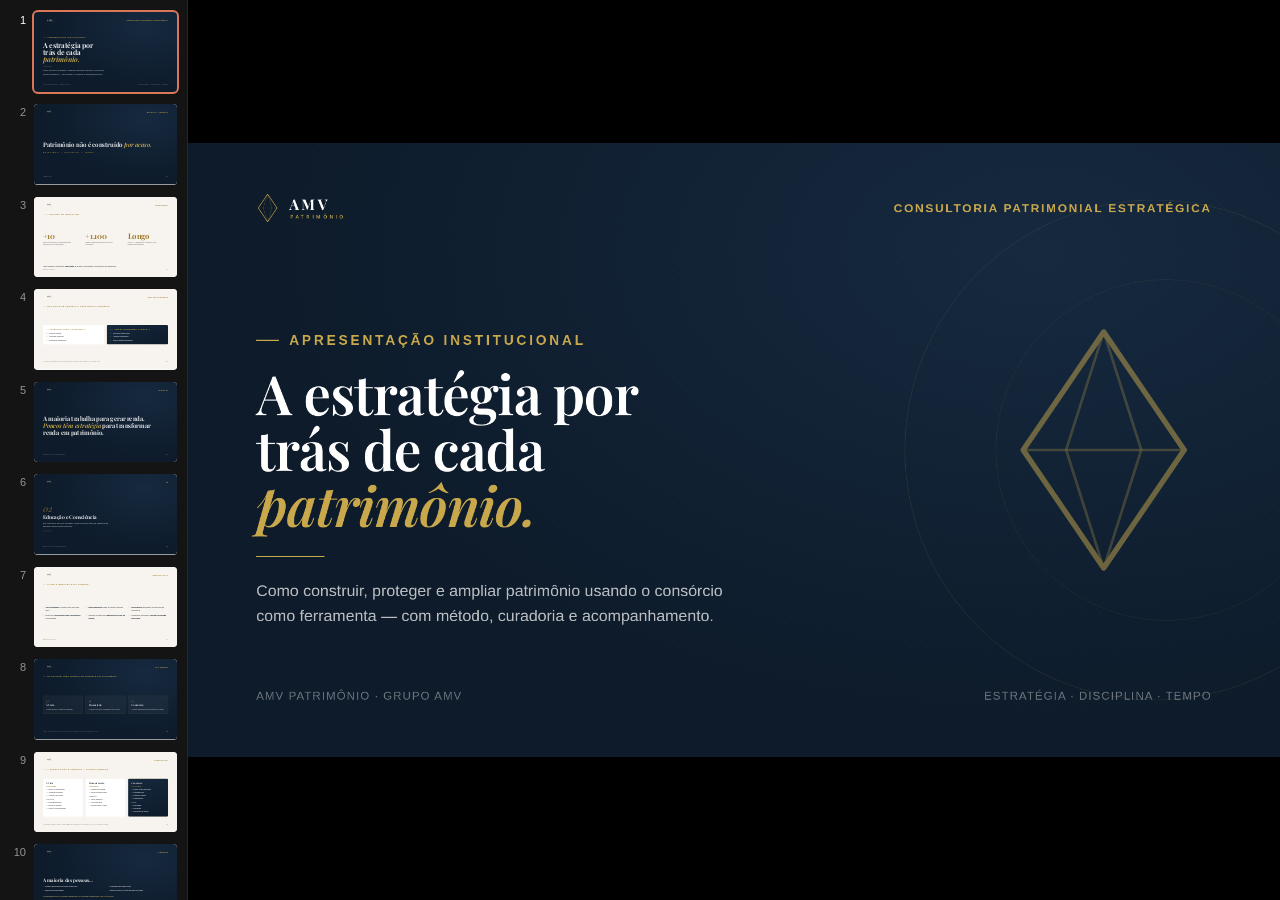
<file: comercial.html>
<!DOCTYPE html>
<html lang="pt-BR">
<head>
<meta charset="UTF-8">
<meta name="viewport" content="width=device-width, initial-scale=1.0">
<title>AMV Patrimônio — Apresentação Comercial Master</title>
<link rel="stylesheet" href="assets/deck-amv.css">
</head>
<body>

<svg width="0" height="0" style="position:absolute" aria-hidden="true"><defs>
  <symbol id="m-diamond" viewBox="0 0 72 96">
    <path d="M36 4 L66 48 L36 92 L6 48 Z" fill="none" stroke="currentColor" stroke-width="2" stroke-linejoin="round"/>
    <path d="M6 48 H66" stroke="currentColor" stroke-width="1" stroke-opacity=".55"/>
    <path d="M36 4 L22 48 L36 92" fill="none" stroke="currentColor" stroke-width="1" stroke-opacity=".5" stroke-linejoin="round"/>
    <path d="M36 4 L50 48 L36 92" fill="none" stroke="currentColor" stroke-width="1" stroke-opacity=".5" stroke-linejoin="round"/>
  </symbol>
</defs></svg>

<deck-stage width="1920" height="1080">

  <!-- 01 · CAPA -->
  <section class="s deep">
    <div class="cover-art">
      <div class="cover-ring" style="width:880px;height:880px;right:-220px;top:50%;transform:translateY(-50%);"></div>
      <div class="cover-ring" style="width:600px;height:600px;right:-100px;top:50%;transform:translateY(-50%);opacity:.6;"></div>
      <svg class="mark" style="position:absolute;right:140px;top:50%;transform:translateY(-50%);opacity:.5;color:var(--ouro)" width="340" height="453"><use href="#m-diamond"/></svg>
    </div>
    <div class="pad">
      <div class="topline" style="border:none;">
        <div class="lock" style="--gap:18px;"><svg class="mark" width="40" height="53"><use href="#m-diamond"/></svg>
          <div class="wm dk" style="--amv:26px;--pat:8.5px;"><span class="amv">AMV</span><span class="pat">Patrimônio</span></div></div>
        <div class="chip">Consultoria Patrimonial Estratégica</div>
      </div>
      <div class="center-col">
        <div class="kicker">Apresentação Institucional</div>
        <h1 class="h-xl" style="color:#fff;">A estratégia por<br>trás de cada<br><em class="g" style="font-style:italic;">patrimônio.</em></h1>
        <div class="divider-rule"></div>
        <p class="lead" style="margin-top:38px;max-width:880px;">Como construir, proteger e ampliar patrimônio usando o consórcio como ferramenta — com método, curadoria e acompanhamento.</p>
      </div>
      <div class="foot" style="border:none;"><span>AMV Patrimônio · Grupo AMV</span><span>Estratégia · Disciplina · Tempo</span></div>
    </div>
  </section>

  <!-- 02 · ABERTURA -->
  <section class="s deep">
    <div class="pad">
      <div class="topline" style="border:none;"><div class="lock"><svg class="mark" width="32" height="43"><use href="#m-diamond"/></svg><div class="wm dk" style="--amv:21px;--pat:7px;"><span class="amv">AMV</span><span class="pat">Patrimônio</span></div></div><div class="chip">Bloco 01 · Conexão</div></div>
      <div class="fill" style="display:flex;flex-direction:column;justify-content:center;">
        <div class="statement anim">Patrimônio não é construído <em>por acaso.</em></div>
        <div class="sub-em anim2">Estratégia &nbsp;•&nbsp; Disciplina &nbsp;•&nbsp; Tempo</div>
      </div>
      <div class="foot" style="border:none;"><span>Abertura</span><span class="pg">02</span></div>
    </div>
  </section>

  <!-- 03 · QUEM SOMOS -->
  <section class="s light">
    <div class="pad">
      <div class="topline"><div class="lock"><svg class="mark" style="color:var(--ouro-d)" width="32" height="43"><use href="#m-diamond"/></svg><div class="wm lt" style="--amv:21px;--pat:7px;"><span class="amv">AMV</span><span class="pat">Patrimônio</span></div></div><div class="chip">Quem Somos</div></div>
      <div class="kicker">A solidez do Grupo AMV</div>
      <div class="stat-grid stat" style="grid-template-columns:repeat(3,1fr);">
        <div class="anim"><div class="num">+10</div><div class="lbl">anos de mercado e relacionamento construído com seriedade</div></div>
        <div class="anim2"><div class="num">+1.100</div><div class="lbl">clientes ativos atendidos de forma consultiva</div></div>
        <div class="anim3"><div class="num">Longo</div><div class="lbl">prazo — relações de confiança, não transações pontuais</div></div>
      </div>
      <div class="body" style="margin-top:20px;max-width:1300px;border-top:1px solid var(--line);padding-top:30px;">Uma trajetória de atuação <b style="color:var(--navy);font-weight:600;">consultiva</b>, que agora se estende à construção de patrimônio.</div>
      <div class="foot"><span>Quem Somos</span><span class="pg">03</span></div>
    </div>
  </section>

  <!-- 04 · POR QUE NASCEU -->
  <section class="s light">
    <div class="pad">
      <div class="topline"><div class="lock"><svg class="mark" style="color:var(--ouro-d)" width="32" height="43"><use href="#m-diamond"/></svg><div class="wm lt" style="--amv:21px;--pat:7px;"><span class="amv">AMV</span><span class="pat">Patrimônio</span></div></div><div class="chip">Por que nascemos</div></div>
      <div class="kicker">De cuidar de pessoas a construir patrimônio</div>
      <div class="cols cols-2">
        <div class="card anim"><div class="kicker" style="margin-bottom:22px;">Durante anos ajudamos a</div><div class="vlist" style="gap:18px;"><div class="crow"><span class="ck">✓</span> Reduzir custos</div><div class="crow"><span class="ck">✓</span> Proteger pessoas</div><div class="crow"><span class="ck">✓</span> Estruturar benefícios</div></div></div>
        <div class="card gold anim2"><div class="kicker" style="margin-bottom:22px;color:var(--ouro);">Agora queremos ajudar a</div><div class="vlist" style="gap:18px;"><div class="crow"><span class="ck">✓</span> Construir patrimônio</div><div class="crow"><span class="ck">✓</span> Ampliar patrimônio</div><div class="crow"><span class="ck">✓</span> Gerar renda patrimonial</div></div></div>
      </div>
      <div class="foot"><span>A AMV Patrimônio nasceu de uma demanda real da base AMV</span><span class="pg">04</span></div>
    </div>
  </section>

  <!-- 05 · FECHAMENTO B1 -->
  <section class="s deep">
    <div class="pad">
      <div class="topline" style="border:none;"><div class="lock"><svg class="mark" width="32" height="43"><use href="#m-diamond"/></svg><div class="wm dk" style="--amv:21px;--pat:7px;"><span class="amv">AMV</span><span class="pat">Patrimônio</span></div></div><div class="chip">Bloco 01</div></div>
      <div class="fill" style="display:flex;flex-direction:column;justify-content:center;">
        <div class="statement anim">A maioria trabalha para gerar renda.<br><em>Poucos têm estratégia</em> para transformar renda em patrimônio.</div>
      </div>
      <div class="foot" style="border:none;"><span>Conexão e Autoridade</span><span class="pg">05</span></div>
    </div>
  </section>

  <!-- 06 · DIVIDER B2 -->
  <section class="s deep">
    <div class="pad">
      <div class="topline" style="border:none;"><div class="lock"><svg class="mark" width="32" height="43"><use href="#m-diamond"/></svg><div class="wm dk" style="--amv:21px;--pat:7px;"><span class="amv">AMV</span><span class="pat">Patrimônio</span></div></div><div class="chip">02</div></div>
      <div class="center-col">
        <div class="divider-num">02</div>
        <h2 class="h-lg">Educação e Consciência</h2>
        <p class="lead" style="margin-top:24px;max-width:920px;">Em momentos de juros elevados, quem entende custo de capital toma decisões patrimoniais melhores.</p>
        <div class="divider-rule"></div>
      </div>
      <div class="foot" style="border:none;"><span>Educação e Consciência</span><span class="pg">06</span></div>
    </div>
  </section>

  <!-- 07 · CENÁRIO ATUAL -->
  <section class="s light">
    <div class="pad">
      <div class="topline"><div class="lock"><svg class="mark" style="color:var(--ouro-d)" width="32" height="43"><use href="#m-diamond"/></svg><div class="wm lt" style="--amv:21px;--pat:7px;"><span class="amv">AMV</span><span class="pat">Patrimônio</span></div></div><div class="chip">Cenário Atual</div></div>
      <div class="kicker">O que o mercado está dizendo</div>
      <div class="cols cols-3" style="gap:30px 44px;">
        <div class="vrow anim"><span class="mk"></span><div><b>Juros elevados</b> e crédito cada vez mais caro.</div></div>
        <div class="vrow anim"><span class="mk"></span><div><b>Financiamentos</b> cada vez mais custosos.</div></div>
        <div class="vrow anim"><span class="mk"></span><div><b>Crescimento</b> acelerado do mercado de consórcios.</div></div>
        <div class="vrow anim2"><span class="mk"></span><div>Busca por <b>alternativas mais inteligentes</b> de aquisição.</div></div>
        <div class="vrow anim2"><span class="mk"></span><div>Famílias e empresas <b>repensando custo de capital</b>.</div></div>
        <div class="vrow anim2"><span class="mk"></span><div>Patrimônio entrando na <b>pauta da decisão financeira</b>.</div></div>
      </div>
      <div class="foot"><span>Cenário Atual</span><span class="pg">07</span></div>
    </div>
  </section>

  <!-- 08 · 3 FORMAS -->
  <section class="s deep">
    <div class="pad">
      <div class="topline"><div class="lock"><svg class="mark" width="32" height="43"><use href="#m-diamond"/></svg><div class="wm dk" style="--amv:21px;--pat:7px;"><span class="amv">AMV</span><span class="pat">Patrimônio</span></div></div><div class="chip">As 3 Formas</div></div>
      <div class="kicker">Só existem três formas de comprar um patrimônio</div>
      <div class="cols cols-3">
        <div class="card anim"><div class="card-n">01</div><div class="card-t">À Vista</div><div class="card-d">Capital próprio, aquisição imediata.</div></div>
        <div class="card anim2"><div class="card-n">02</div><div class="card-t">Financiado</div><div class="card-d">Crédito com juros, velocidade com custo.</div></div>
        <div class="card gold anim3"><div class="card-n">03</div><div class="card-t">Consórcio</div><div class="card-d">Compra planejada, preservação de capital.</div></div>
      </div>
      <div class="foot"><span>Toda aquisição passa por uma dessas três alternativas</span><span class="pg">08</span></div>
    </div>
  </section>

  <!-- 09 · COMPARATIVO -->
  <section class="s light">
    <div class="pad">
      <div class="topline"><div class="lock"><svg class="mark" style="color:var(--ouro-d)" width="32" height="43"><use href="#m-diamond"/></svg><div class="wm lt" style="--amv:21px;--pat:7px;"><span class="amv">AMV</span><span class="pat">Patrimônio</span></div></div><div class="chip">Comparativo</div></div>
      <div class="kicker">A questão não é comprar — é como comprar</div>
      <div class="cols cols-3">
        <div class="card cmp anim"><div class="card-t" style="font-size:30px;">À Vista</div><div class="pos"><div class="zlabel p">Vantagens</div><div class="ci">＋ Poder de negociação</div><div class="ci">＋ Aquisição imediata</div><div class="ci">＋ Ausência de dívida</div></div><div><div class="zlabel n">Atenção</div><div class="ci">— Descapitalização</div><div class="ci">— Perda de liquidez</div><div class="ci">— Custo de oportunidade</div></div></div>
        <div class="card cmp anim2"><div class="card-t" style="font-size:30px;">Financiamento</div><div class="pos"><div class="zlabel p">Vantagens</div><div class="ci">＋ Aquisição imediata</div><div class="ci">＋ Menor entrada inicial</div></div><div><div class="zlabel n">Atenção</div><div class="ci">— Juros elevados</div><div class="ci">— Alto custo final</div><div class="ci">— Compromete o caixa</div></div></div>
        <div class="card cmp gold anim3"><div class="card-t" style="font-size:30px;">Consórcio</div><div class="pos"><div class="zlabel p">Vantagens</div><div class="ci">＋ Menor custo financeiro</div><div class="ci">＋ Planejamento</div><div class="ci">＋ Preserva capital</div><div class="ci">＋ Flexibilidade</div></div><div><div class="zlabel n" style="color:rgba(255,255,255,.55);">Exige</div><div class="ci">— Estratégia</div><div class="ci">— Disciplina</div><div class="ci">— Horizonte de tempo</div></div></div>
      </div>
      <div class="foot"><span>A ferramenta ideal depende do objetivo, prazo, caixa e estratégia</span><span class="pg">09</span></div>
    </div>
  </section>

  <!-- 10 · VERDADE -->
  <section class="s deep">
    <div class="pad">
      <div class="topline" style="border:none;"><div class="lock"><svg class="mark" width="32" height="43"><use href="#m-diamond"/></svg><div class="wm dk" style="--amv:21px;--pat:7px;"><span class="amv">AMV</span><span class="pat">Patrimônio</span></div></div><div class="chip">A Verdade</div></div>
      <div class="fill" style="display:flex;flex-direction:column;justify-content:center;">
        <div class="statement anim" style="font-size:64px;margin-bottom:40px;">A maioria das pessoas…</div>
        <div class="cols cols-2 anim2" style="flex:0;gap:20px 60px;">
          <div class="crow" style="color:#fff;"><span class="ck">›</span> Compra patrimônio da forma mais cara</div>
          <div class="crow" style="color:#fff;"><span class="ck">›</span> Trabalha para pagar juros</div>
          <div class="crow" style="color:#fff;"><span class="ck">›</span> Decide sem estratégia</div>
          <div class="crow" style="color:#fff;"><span class="ck">›</span> Nunca calcula o custo real das escolhas</div>
        </div>
        <div class="lead anim3" style="margin-top:38px;color:var(--ouro-l);">O problema não é comprar patrimônio. É comprar patrimônio <em class="g">sem estratégia.</em></div>
      </div>
      <div class="foot" style="border:none;"><span>A Verdade que Ninguém Fala</span><span class="pg">10</span></div>
    </div>
  </section>

  <!-- 11 · JORNADA PATRIMONIAL -->
  <section class="s light">
    <div class="pad">
      <div class="topline"><div class="lock"><svg class="mark" style="color:var(--ouro-d)" width="32" height="43"><use href="#m-diamond"/></svg><div class="wm lt" style="--amv:21px;--pat:7px;"><span class="amv">AMV</span><span class="pat">Patrimônio</span></div></div><div class="chip">Jornada Patrimonial</div></div>
      <div class="kicker">Uma sequência de escolhas ao longo do tempo</div>
      <div class="fill" style="display:flex;align-items:center;">
        <div class="flow anim">
          <div class="flow-node"><div class="fn">Trabalho</div></div>
          <span class="flow-arrow">→</span>
          <div class="flow-node"><div class="fn">Renda</div></div>
          <span class="flow-arrow">→</span>
          <div class="flow-node"><div class="fn">Proteção</div></div>
          <span class="flow-arrow">→</span>
          <div class="flow-node"><div class="fn">Reserva</div></div>
          <span class="flow-arrow">→</span>
          <div class="flow-node gold"><div class="fn" style="color:#fff;">Patrimônio</div></div>
          <span class="flow-arrow">→</span>
          <div class="flow-node"><div class="fn">Renda passiva</div></div>
          <span class="flow-arrow">→</span>
          <div class="flow-node"><div class="fn">Legado</div></div>
        </div>
      </div>
      <div class="foot"><span>A construção patrimonial não acontece em uma única decisão</span><span class="pg">11</span></div>
    </div>
  </section>

  <!-- 12 · FECHAMENTO B2 -->
  <section class="s deep">
    <div class="pad">
      <div class="topline" style="border:none;"><div class="lock"><svg class="mark" width="32" height="43"><use href="#m-diamond"/></svg><div class="wm dk" style="--amv:21px;--pat:7px;"><span class="amv">AMV</span><span class="pat">Patrimônio</span></div></div><div class="chip">Bloco 02</div></div>
      <div class="fill" style="display:flex;flex-direction:column;justify-content:center;align-items:center;text-align:center;">
        <div class="statement anim" style="text-align:center;">Patrimônio não é sobre sorte.<br><em>É sobre estratégia.</em></div>
      </div>
      <div class="foot" style="border:none;"><span>Educação e Consciência</span><span class="pg">12</span></div>
    </div>
  </section>

  <!-- 13 · DIVIDER B3 -->
  <section class="s deep">
    <div class="pad">
      <div class="topline" style="border:none;"><div class="lock"><svg class="mark" width="32" height="43"><use href="#m-diamond"/></svg><div class="wm dk" style="--amv:21px;--pat:7px;"><span class="amv">AMV</span><span class="pat">Patrimônio</span></div></div><div class="chip">03</div></div>
      <div class="center-col">
        <div class="divider-num">03</div>
        <h2 class="h-lg">Estratégia</h2>
        <p class="lead" style="margin-top:24px;max-width:920px;">O consórcio é apenas uma ferramenta. O resultado depende da estratégia antes e depois da contemplação.</p>
        <div class="divider-rule"></div>
      </div>
      <div class="foot" style="border:none;"><span>Estratégia</span><span class="pg">13</span></div>
    </div>
  </section>

  <!-- 14 · CONTEMPLAÇÃO -->
  <section class="s deep">
    <div class="pad">
      <div class="topline" style="border:none;"><div class="lock"><svg class="mark" width="32" height="43"><use href="#m-diamond"/></svg><div class="wm dk" style="--amv:21px;--pat:7px;"><span class="amv">AMV</span><span class="pat">Patrimônio</span></div></div><div class="chip">Estratégia</div></div>
      <div class="fill" style="display:flex;flex-direction:column;justify-content:center;">
        <div class="statement anim">A contemplação não é o final.<br><em>É o começo.</em></div>
        <p class="lead anim2" style="margin-top:36px;max-width:1200px;">É o momento em que o crédito se transforma em oportunidade. A estratégia começa antes dela e continua depois.</p>
      </div>
      <div class="foot" style="border:none;"><span>Pré e Pós Contemplação</span><span class="pg">14</span></div>
    </div>
  </section>

  <!-- 15 · PRÉ E PÓS -->
  <section class="s light">
    <div class="pad">
      <div class="topline"><div class="lock"><svg class="mark" style="color:var(--ouro-d)" width="32" height="43"><use href="#m-diamond"/></svg><div class="wm lt" style="--amv:21px;--pat:7px;"><span class="amv">AMV</span><span class="pat">Patrimônio</span></div></div><div class="chip">Pré e Pós Contemplação</div></div>
      <div class="kicker">A estratégia atravessa toda a jornada</div>
      <div class="cols" style="grid-template-columns:1fr auto 1fr;align-items:center;gap:40px;">
        <div class="card anim"><div class="card-t">Pré-contemplação</div><div class="vlist" style="gap:14px;margin-top:8px;"><div class="crow"><span class="ck">›</span> Planejamento</div><div class="crow"><span class="ck">›</span> Formação de patrimônio</div><div class="crow"><span class="ck">›</span> Construção de crédito</div><div class="crow"><span class="ck">›</span> Estratégia</div></div></div>
        <div class="vflow anim2"><div class="vnode" style="background:linear-gradient(155deg,#16293f,#0D1B2A);color:#fff;border-color:var(--ouro);">Contemplação</div></div>
        <div class="card gold anim3"><div class="card-t">Pós-contemplação</div><div class="vlist" style="gap:14px;margin-top:8px;"><div class="crow"><span class="ck">›</span> Lucro</div><div class="crow"><span class="ck">›</span> Alavancagem</div><div class="crow"><span class="ck">›</span> Renda</div></div></div>
      </div>
      <div class="foot"><span>Pré e Pós Contemplação</span><span class="pg">15</span></div>
    </div>
  </section>

  <!-- 16 · MÉTODO LAR + 3 CAMINHOS -->
  <section class="s deep">
    <div class="pad">
      <div class="topline"><div class="lock"><svg class="mark" width="32" height="43"><use href="#m-diamond"/></svg><div class="wm dk" style="--amv:21px;--pat:7px;"><span class="amv">AMV</span><span class="pat">Patrimônio</span></div></div><div class="chip">Método LAR</div></div>
      <div class="kicker">Os três caminhos pós-contemplação</div>
      <div class="cols cols-3">
        <div class="card anim"><div class="coin"><span class="t">L</span></div><div class="card-t">Lucro</div><div class="vlist" style="gap:12px;margin-top:6px;"><div class="crow"><span class="ck">›</span> Ganho de capital</div><div class="crow"><span class="ck">›</span> Liquidez</div><div class="crow"><span class="ck">›</span> Reinvestimento</div></div></div>
        <div class="card anim2"><div class="coin"><span class="t">A</span></div><div class="card-t">Alavancagem</div><div class="vlist" style="gap:12px;margin-top:6px;"><div class="crow"><span class="ck">›</span> Eficiência de capital</div><div class="crow"><span class="ck">›</span> Crescimento patrimonial</div><div class="crow"><span class="ck">›</span> Expansão de patrimônio</div></div></div>
        <div class="card anim3"><div class="coin"><span class="t">R</span></div><div class="card-t">Renda</div><div class="vlist" style="gap:12px;margin-top:6px;"><div class="crow"><span class="ck">›</span> Locação</div><div class="crow"><span class="ck">›</span> Short Stay</div><div class="crow"><span class="ck">›</span> Fluxo de caixa</div></div></div>
      </div>
      <div class="foot"><span>Toda estratégia AMV busca gerar um ou mais desses resultados</span><span class="pg">16</span></div>
    </div>
  </section>

  <!-- 17 · PROBABILIDADE X ALAVANCAGEM -->
  <section class="s light">
    <div class="pad">
      <div class="topline"><div class="lock"><svg class="mark" style="color:var(--ouro-d)" width="32" height="43"><use href="#m-diamond"/></svg><div class="wm lt" style="--amv:21px;--pat:7px;"><span class="amv">AMV</span><span class="pat">Patrimônio</span></div></div><div class="chip">Probabilidade × Alavancagem</div></div>
      <div class="kicker">Não existe estratégia melhor — existe a mais adequada</div>
      <div class="cols" style="grid-template-columns:1fr auto 1fr;align-items:center;gap:40px;">
        <div class="card anim"><div class="card-t">Probabilidade</div><div class="vlist" style="gap:14px;margin-top:8px;"><div class="crow"><span class="ck">✓</span> Maior previsibilidade</div><div class="crow"><span class="ck">✓</span> Maior potencial de contemplação</div><div class="crow"><span class="ck">✓</span> Maior clareza de execução</div></div></div>
        <div class="divider-num anim2" style="font-size:64px;margin:0;color:var(--ouro);">×</div>
        <div class="card gold anim3"><div class="card-t">Alavancagem</div><div class="vlist" style="gap:14px;margin-top:8px;"><div class="crow"><span class="ck">✓</span> Maior eficiência de capital</div><div class="crow"><span class="ck">✓</span> Maior crédito potencial</div><div class="crow"><span class="ck">✓</span> Maior potencial de retorno</div></div></div>
      </div>
      <div class="foot"><span>Adequada ao perfil, objetivo, prazo e capacidade de cada cliente</span><span class="pg">17</span></div>
    </div>
  </section>

  <!-- 18 · DIVIDER B4 -->
  <section class="s deep">
    <div class="pad">
      <div class="topline" style="border:none;"><div class="lock"><svg class="mark" width="32" height="43"><use href="#m-diamond"/></svg><div class="wm dk" style="--amv:21px;--pat:7px;"><span class="amv">AMV</span><span class="pat">Patrimônio</span></div></div><div class="chip">04</div></div>
      <div class="center-col">
        <div class="divider-num">04</div>
        <h2 class="h-lg">Execução</h2>
        <p class="lead" style="margin-top:24px;max-width:920px;">O resultado não depende apenas da carta de crédito. Depende da estratégia, da estrutura e do acompanhamento.</p>
        <div class="divider-rule"></div>
      </div>
      <div class="foot" style="border:none;"><span>Execução</span><span class="pg">18</span></div>
    </div>
  </section>

  <!-- 19 · CURADORIA -->
  <section class="s light">
    <div class="pad">
      <div class="topline"><div class="lock"><svg class="mark" style="color:var(--ouro-d)" width="32" height="43"><use href="#m-diamond"/></svg><div class="wm lt" style="--amv:21px;--pat:7px;"><span class="amv">AMV</span><span class="pat">Patrimônio</span></div></div><div class="chip">Curadoria AMV</div></div>
      <div class="cols cols-2" style="gap:50px;align-items:center;">
        <div class="anim">
          <div class="kicker">Curadoria AMV</div>
          <h2 class="h-md" style="font-size:46px;">Não trabalhamos com <em class="g">qualquer grupo.</em></h2>
          <p class="lead" style="margin-top:22px;font-size:25px;">A escolha da estrutura correta é uma das etapas mais importantes da estratégia patrimonial.</p>
        </div>
        <div class="card gold anim2"><div class="kicker" style="color:var(--ouro);margin-bottom:20px;">Analisamos</div><div class="vlist"><div class="vrow"><span class="mk"></span><div><b>Administradora</b></div></div><div class="vrow"><span class="mk"></span><div><b>Grupo</b></div></div><div class="vrow"><span class="mk"></span><div><b>Regras</b></div></div><div class="vrow"><span class="mk"></span><div><b>Histórico</b></div></div><div class="vrow"><span class="mk"></span><div><b>Estratégia de saída</b></div></div></div></div>
      </div>
      <div class="foot"><span>Curadoria de Administradoras e Grupos</span><span class="pg">19</span></div>
    </div>
  </section>

  <!-- 20 · 4 PILARES -->
  <section class="s deep">
    <div class="pad">
      <div class="topline"><div class="lock"><svg class="mark" width="32" height="43"><use href="#m-diamond"/></svg><div class="wm dk" style="--amv:21px;--pat:7px;"><span class="amv">AMV</span><span class="pat">Patrimônio</span></div></div><div class="chip">Os 4 Pilares</div></div>
      <div class="kicker">A combinação que torna a estratégia eficiente</div>
      <div class="cols cols-2" style="gap:28px;">
        <div class="card anim"><div style="display:flex;align-items:baseline;gap:16px;"><div class="card-n" style="margin:0;">01</div><div class="card-t" style="margin:0;">Grupo</div></div><div class="card-d" style="margin-top:14px;">Tamanho · regras · quantidade de contemplações · perfil dos participantes.</div></div>
        <div class="card anim"><div style="display:flex;align-items:baseline;gap:16px;"><div class="card-n" style="margin:0;">02</div><div class="card-t" style="margin:0;">Multicotas</div></div><div class="card-d" style="margin-top:14px;">Diversificação · exposição à contemplação · escalabilidade · flexibilidade.</div></div>
        <div class="card anim2"><div style="display:flex;align-items:baseline;gap:16px;"><div class="card-n" style="margin:0;">03</div><div class="card-t" style="margin:0;">Lance</div></div><div class="card-d" style="margin-top:14px;">Próprio · embutido · híbrido · fidelidade — uma ferramenta estratégica.</div></div>
        <div class="card anim2"><div style="display:flex;align-items:baseline;gap:16px;"><div class="card-n" style="margin:0;">04</div><div class="card-t" style="margin:0;">Permanência</div></div><div class="card-d" style="margin-top:14px;">Disciplina · consistência · horizonte de longo prazo · estratégia de saída.</div></div>
      </div>
      <div class="foot"><span>Grupo · Multicotas · Lance · Permanência</span><span class="pg">20</span></div>
    </div>
  </section>

  <!-- 21 · ECOSSISTEMA -->
  <section class="s light">
    <div class="pad">
      <div class="topline"><div class="lock"><svg class="mark" style="color:var(--ouro-d)" width="32" height="43"><use href="#m-diamond"/></svg><div class="wm lt" style="--amv:21px;--pat:7px;"><span class="amv">AMV</span><span class="pat">Patrimônio</span></div></div><div class="chip">Ecossistema AMV</div></div>
      <div class="kicker">Acesso a uma rede de parceiros especializados</div>
      <div class="cols" style="grid-template-columns:repeat(4,1fr);gap:24px;">
        <div class="card anim" style="padding:32px;"><div class="card-t" style="font-size:26px;">Administradoras parceiras</div></div>
        <div class="card anim" style="padding:32px;"><div class="card-t" style="font-size:26px;">Mercado secundário</div></div>
        <div class="card anim" style="padding:32px;"><div class="card-t" style="font-size:26px;">Compra e venda de imóveis</div></div>
        <div class="card anim2" style="padding:32px;"><div class="card-t" style="font-size:26px;">Imóveis na planta</div></div>
        <div class="card anim2" style="padding:32px;"><div class="card-t" style="font-size:26px;">Locação tradicional</div></div>
        <div class="card anim2" style="padding:32px;"><div class="card-t" style="font-size:26px;">Short Stay</div></div>
        <div class="card anim3" style="padding:32px;"><div class="card-t" style="font-size:26px;">Parceiros financeiros</div></div>
        <div class="card gold anim3" style="padding:32px;justify-content:center;"><div class="card-d" style="color:#fff;">Não apenas uma estratégia — uma rede para executá-la.</div></div>
      </div>
      <div class="foot"><span>Ecossistema AMV</span><span class="pg">21</span></div>
    </div>
  </section>

  <!-- 22 · ACOMPANHAMENTO + FECHAMENTO B4 -->
  <section class="s deep">
    <div class="pad">
      <div class="topline"><div class="lock"><svg class="mark" width="32" height="43"><use href="#m-diamond"/></svg><div class="wm dk" style="--amv:21px;--pat:7px;"><span class="amv">AMV</span><span class="pat">Patrimônio</span></div></div><div class="chip">Acompanhamento Contínuo</div></div>
      <div class="kicker">A jornada não termina na contratação</div>
      <div class="cols" style="grid-template-columns:repeat(5,1fr);gap:20px;flex:0;margin-bottom:50px;">
        <div class="card anim" style="padding:30px;text-align:center;"><div class="card-t" style="font-size:24px;">Assembleias</div></div>
        <div class="card anim" style="padding:30px;text-align:center;"><div class="card-t" style="font-size:24px;">Estratégias de lance</div></div>
        <div class="card anim2" style="padding:30px;text-align:center;"><div class="card-t" style="font-size:24px;">Contemplações</div></div>
        <div class="card anim2" style="padding:30px;text-align:center;"><div class="card-t" style="font-size:24px;">Utilização do crédito</div></div>
        <div class="card anim3" style="padding:30px;text-align:center;"><div class="card-t" style="font-size:24px;">Evolução patrimonial</div></div>
      </div>
      <div class="statement anim3" style="font-size:60px;text-align:center;flex:1;display:flex;align-items:center;justify-content:center;">Estratégia <em>+</em> Execução <em>+</em> Acompanhamento</div>
      <div class="foot" style="border:none;margin-top:auto;"><span>Fechamento · Execução</span><span class="pg">22</span></div>
    </div>
  </section>

  <!-- 23 · DIVIDER B5 -->
  <section class="s deep">
    <div class="pad">
      <div class="topline" style="border:none;"><div class="lock"><svg class="mark" width="32" height="43"><use href="#m-diamond"/></svg><div class="wm dk" style="--amv:21px;--pat:7px;"><span class="amv">AMV</span><span class="pat">Patrimônio</span></div></div><div class="chip">05</div></div>
      <div class="center-col">
        <div class="divider-num">05</div>
        <h2 class="h-lg">Aplicação Prática</h2>
        <p class="lead" style="margin-top:24px;max-width:920px;">Teoria é importante. Resultado é mais. Vamos visualizar como funciona na prática.</p>
        <div class="divider-rule"></div>
      </div>
      <div class="foot" style="border:none;"><span>Aplicação Prática</span><span class="pg">23</span></div>
    </div>
  </section>

  <!-- 24 · QUAL ESTÁGIO -->
  <section class="s light">
    <div class="pad">
      <div class="topline"><div class="lock"><svg class="mark" style="color:var(--ouro-d)" width="32" height="43"><use href="#m-diamond"/></svg><div class="wm lt" style="--amv:21px;--pat:7px;"><span class="amv">AMV</span><span class="pat">Patrimônio</span></div></div><div class="chip">Aplicação Prática</div></div>
      <div class="kicker">Em qual estágio da jornada você está hoje?</div>
      <div class="cols cols-3">
        <div class="card anim"><div class="card-t">Inicial</div><div class="card-d" style="margin-bottom:20px;">Construção do primeiro patrimônio.</div><div class="money">R$ 1,5–2 mil</div><div class="card-d" style="font-size:20px;margin-top:8px;">investimento mensal</div></div>
        <div class="card anim2"><div class="card-t">Crescimento</div><div class="card-d" style="margin-bottom:20px;">Aceleração patrimonial.</div><div class="money">R$ 2–5 mil</div><div class="card-d" style="font-size:20px;margin-top:8px;">investimento mensal</div></div>
        <div class="card gold anim3"><div class="card-t">Expansão</div><div class="card-d" style="margin-bottom:20px;">Escala patrimonial.</div><div class="money">R$ 5 mil+</div><div class="card-d" style="font-size:20px;margin-top:8px;">ou capital para lance</div></div>
      </div>
      <div class="foot"><span>Não existe estratégia única — existe a adequada ao seu momento</span><span class="pg">24</span></div>
    </div>
  </section>

  <!-- 25 · OS 3 CAMINHOS (números) -->
  <section class="s deep">
    <div class="pad">
      <div class="topline"><div class="lock"><svg class="mark" width="32" height="43"><use href="#m-diamond"/></svg><div class="wm dk" style="--amv:21px;--pat:7px;"><span class="amv">AMV</span><span class="pat">Patrimônio</span></div></div><div class="chip">Cenários Patrimoniais</div></div>
      <div class="kicker">Três caminhos · três horizontes de patrimônio</div>
      <div class="cols cols-3">
        <div class="card anim"><div class="card-t">Inicial</div><table class="tbl" style="font-size:22px;margin-top:8px;"><tbody><tr><td class="k">Aporte/mês</td><td style="text-align:right;">R$ 2.000</td></tr><tr><td class="k">1º imóvel</td><td style="text-align:right;">~R$ 500 mil</td></tr><tr><td class="k">Patrimônio</td><td style="text-align:right;" class="hi">R$ 1,5 mi</td></tr><tr><td class="k">Renda*/mês</td><td style="text-align:right;" class="hi">R$ 10.500</td></tr></tbody></table></div>
        <div class="card anim2"><div class="card-t">Crescimento</div><table class="tbl" style="font-size:22px;margin-top:8px;"><tbody><tr><td class="k">Aporte/mês</td><td style="text-align:right;">R$ 4.000</td></tr><tr><td class="k">1º imóvel</td><td style="text-align:right;">~R$ 1 mi</td></tr><tr><td class="k">Patrimônio</td><td style="text-align:right;" class="hi">R$ 3 mi</td></tr><tr><td class="k">Renda*/mês</td><td style="text-align:right;" class="hi">R$ 21.000</td></tr></tbody></table></div>
        <div class="card gold anim3"><div class="card-t">Expansão</div><table class="tbl" style="font-size:22px;margin-top:8px;"><tbody><tr><td class="k" style="color:#fff;">Aporte/mês</td><td style="text-align:right;color:rgba(255,255,255,.85);">R$ 6.000</td></tr><tr><td class="k" style="color:#fff;">1º imóvel</td><td style="text-align:right;color:rgba(255,255,255,.85);">~R$ 1,5 mi</td></tr><tr><td class="k" style="color:#fff;">Patrimônio</td><td style="text-align:right;" class="hi">R$ 4,5 mi</td></tr><tr><td class="k" style="color:#fff;">Renda*/mês</td><td style="text-align:right;" class="hi">R$ 31.500</td></tr></tbody></table></div>
      </div>
      <div class="foot"><span>*Exemplo ilustrativo. Resultados dependem de estratégia, contemplações e mercado.</span><span class="pg">25</span></div>
    </div>
  </section>

  <!-- 26 · CICLO PATRIMONIAL -->
  <section class="s light">
    <div class="pad">
      <div class="topline"><div class="lock"><svg class="mark" style="color:var(--ouro-d)" width="32" height="43"><use href="#m-diamond"/></svg><div class="wm lt" style="--amv:21px;--pat:7px;"><span class="amv">AMV</span><span class="pat">Patrimônio</span></div></div><div class="chip">Ciclo Patrimonial AMV</div></div>
      <div class="kicker">Ciclos sucessivos de aquisição, renda e reinvestimento</div>
      <div class="tl" style="grid-template-columns:repeat(4,1fr);">
        <div class="tl-step anim"><div class="dot"></div><div class="tl-mo">Ciclo 1</div><div class="tl-li" style="font-size:24px;color:var(--navy);font-weight:600;">1º imóvel</div><div class="tl-li">18 a 48 meses</div></div>
        <div class="tl-step anim2"><div class="dot"></div><div class="tl-mo">Ciclo 2</div><div class="tl-li" style="font-size:24px;color:var(--navy);font-weight:600;">2º imóvel</div><div class="tl-li">+18 a 48 meses</div></div>
        <div class="tl-step anim2"><div class="dot"></div><div class="tl-mo">Ciclo 3</div><div class="tl-li" style="font-size:24px;color:var(--navy);font-weight:600;">3º imóvel</div><div class="tl-li">+18 a 48 meses</div></div>
        <div class="tl-step anim3"><div class="dot"></div><div class="tl-mo">Resultado</div><div class="tl-li" style="font-size:24px;color:var(--ouro-d);font-weight:600;">Carteira patrimonial</div><div class="tl-li">e geração de renda</div></div>
      </div>
      <div class="foot"><span>O patrimônio de hoje acelera a construção do patrimônio de amanhã</span><span class="pg">26</span></div>
    </div>
  </section>

  <!-- 27 · CUSTO DE NÃO FAZER NADA -->
  <section class="s deep">
    <div class="pad">
      <div class="topline"><div class="lock"><svg class="mark" width="32" height="43"><use href="#m-diamond"/></svg><div class="wm dk" style="--amv:21px;--pat:7px;"><span class="amv">AMV</span><span class="pat">Patrimônio</span></div></div><div class="chip">O Custo de Adiar</div></div>
      <div class="kicker">Qual é o custo de adiar uma estratégia?</div>
      <div class="cols cols-2" style="gap:40px;">
        <div class="card anim"><div class="kicker" style="margin-bottom:20px;color:rgba(255,255,255,.6);">Hoje · sem plano</div><div class="vlist"><div class="vrow"><span class="mk" style="border-color:var(--cinza);"></span><div>Mesmo ponto de partida</div></div><div class="vrow"><span class="mk" style="border-color:var(--cinza);"></span><div>Dependência exclusiva da renda</div></div><div class="vrow"><span class="mk" style="border-color:var(--cinza);"></span><div>Oportunidades perdidas</div></div></div></div>
        <div class="card gold anim2"><div class="kicker" style="margin-bottom:20px;color:var(--ouro);">Daqui a 10 anos · com plano</div><div class="vlist"><div class="vrow"><span class="mk"></span><div><b>Patrimônio formado</b></div></div><div class="vrow"><span class="mk"></span><div><b>Renda passiva gerada</b></div></div><div class="vrow"><span class="mk"></span><div><b>Liberdade de escolhas</b></div></div></div></div>
      </div>
      <p class="lead anim3" style="margin-top:30px;color:var(--ouro-l);max-width:1300px;">O maior risco nem sempre é a decisão errada. Muitas vezes é <em class="g">não tomar decisão alguma.</em></p>
      <div class="foot" style="border:none;"><span>O Custo de Não Fazer Nada</span><span class="pg">27</span></div>
    </div>
  </section>

  <!-- 28 · DIVIDER B6 -->
  <section class="s deep">
    <div class="pad">
      <div class="topline" style="border:none;"><div class="lock"><svg class="mark" width="32" height="43"><use href="#m-diamond"/></svg><div class="wm dk" style="--amv:21px;--pat:7px;"><span class="amv">AMV</span><span class="pat">Patrimônio</span></div></div><div class="chip">06</div></div>
      <div class="center-col">
        <div class="divider-num">06</div>
        <h2 class="h-lg">Decisão e Próximos Passos</h2>
        <p class="lead" style="margin-top:24px;max-width:920px;">Não existe estratégia padrão. Existe a estratégia certa para você.</p>
        <div class="divider-rule"></div>
      </div>
      <div class="foot" style="border:none;"><span>Decisão</span><span class="pg">28</span></div>
    </div>
  </section>

  <!-- 29 · O PAPEL DA AMV -->
  <section class="s light">
    <div class="pad">
      <div class="topline"><div class="lock"><svg class="mark" style="color:var(--ouro-d)" width="32" height="43"><use href="#m-diamond"/></svg><div class="wm lt" style="--amv:21px;--pat:7px;"><span class="amv">AMV</span><span class="pat">Patrimônio</span></div></div><div class="chip">O Papel da AMV</div></div>
      <div class="kicker">Nosso trabalho vai além de contratar uma cota</div>
      <div class="cols" style="grid-template-columns:repeat(5,1fr);gap:22px;">
        <div class="card anim" style="padding:34px;"><div class="card-n">01</div><div class="card-t" style="font-size:26px;">Definir objetivos</div></div>
        <div class="card anim" style="padding:34px;"><div class="card-n">02</div><div class="card-t" style="font-size:26px;">Construir a estratégia</div></div>
        <div class="card anim2" style="padding:34px;"><div class="card-n">03</div><div class="card-t" style="font-size:26px;">Selecionar os grupos</div></div>
        <div class="card anim2" style="padding:34px;"><div class="card-n">04</div><div class="card-t" style="font-size:26px;">Acompanhar a execução</div></div>
        <div class="card gold anim3" style="padding:34px;"><div class="card-n">05</div><div class="card-t" style="font-size:26px;">Construir patrimônio no longo prazo</div></div>
      </div>
      <div class="foot"><span>O Papel da AMV Patrimônio</span><span class="pg">29</span></div>
    </div>
  </section>

  <!-- 30 · NOSSO PROCESSO -->
  <section class="s deep">
    <div class="pad">
      <div class="topline"><div class="lock"><svg class="mark" width="32" height="43"><use href="#m-diamond"/></svg><div class="wm dk" style="--amv:21px;--pat:7px;"><span class="amv">AMV</span><span class="pat">Patrimônio</span></div></div><div class="chip">Nosso Processo</div></div>
      <div class="kicker">Uma jornada — não um evento isolado</div>
      <div class="fill" style="display:flex;align-items:center;">
        <div class="flow anim">
          <div class="flow-node"><div class="fn">Diagnóstico</div></div>
          <span class="flow-arrow">→</span>
          <div class="flow-node"><div class="fn">Planejamento</div></div>
          <span class="flow-arrow">→</span>
          <div class="flow-node"><div class="fn">Implementação</div></div>
          <span class="flow-arrow">→</span>
          <div class="flow-node"><div class="fn">Acompanhamento</div></div>
          <span class="flow-arrow">→</span>
          <div class="flow-node gold"><div class="fn" style="color:#fff;">Evolução patrimonial</div></div>
        </div>
      </div>
      <div class="foot"><span>Como Funciona Nosso Processo</span><span class="pg">30</span></div>
    </div>
  </section>

  <!-- 31 · PRÓXIMOS PASSOS + CTA -->
  <section class="s light">
    <div class="pad">
      <div class="topline"><div class="lock"><svg class="mark" style="color:var(--ouro-d)" width="32" height="43"><use href="#m-diamond"/></svg><div class="wm lt" style="--amv:21px;--pat:7px;"><span class="amv">AMV</span><span class="pat">Patrimônio</span></div></div><div class="chip">Próximos Passos</div></div>
      <div class="cols cols-2" style="gap:50px;align-items:center;">
        <div class="anim">
          <div class="kicker">Próximos passos</div>
          <div class="vlist">
            <div class="vrow"><span class="mk"></span><div><b>Diagnóstico Patrimonial</b></div></div>
            <div class="vrow"><span class="mk"></span><div><b>Definição dos objetivos</b></div></div>
            <div class="vrow"><span class="mk"></span><div><b>Construção da estratégia</b></div></div>
            <div class="vrow"><span class="mk"></span><div><b>Apresentação da recomendação</b></div></div>
            <div class="vrow"><span class="mk"></span><div><b>Implementação</b></div></div>
          </div>
        </div>
        <div class="card gold anim2">
          <div class="kicker" style="color:var(--ouro);margin-bottom:22px;">Qual é o seu próximo passo?</div>
          <div class="vlist" style="gap:18px;">
            <div class="crow" style="color:#fff;"><span class="ck" style="color:var(--ouro);">▢</span> Entender qual estratégia faz sentido para mim</div>
            <div class="crow" style="color:#fff;"><span class="ck" style="color:var(--ouro);">▢</span> Realizar meu Diagnóstico Patrimonial</div>
            <div class="crow" style="color:#fff;"><span class="ck" style="color:var(--ouro);">▢</span> Agendar uma reunião individual</div>
            <div class="crow" style="color:#fff;"><span class="ck" style="color:var(--ouro);">▢</span> Receber uma recomendação personalizada</div>
          </div>
        </div>
      </div>
      <div class="foot"><span>O próximo passo não é contratar uma cota — é construir a estratégia certa</span><span class="pg">31</span></div>
    </div>
  </section>

  <!-- 32 · FRASE FINAL -->
  <section class="s deep">
    <div class="pad">
      <div class="topline" style="border:none;"><div class="lock"><svg class="mark" width="32" height="43"><use href="#m-diamond"/></svg><div class="wm dk" style="--amv:21px;--pat:7px;"><span class="amv">AMV</span><span class="pat">Patrimônio</span></div></div><div class="chip">·</div></div>
      <div class="fill" style="display:flex;flex-direction:column;justify-content:center;">
        <div class="quote-mark">&rdquo;</div>
        <div class="quote-txt anim">A maioria enxerga apenas a parcela.<br>Nós enxergamos o <em>patrimônio</em> que ela pode construir.</div>
      </div>
      <div class="foot" style="border:none;"><span>Frase de Fechamento</span><span class="pg">32</span></div>
    </div>
  </section>

  <!-- 33 · ENCERRAMENTO -->
  <section class="s deep">
    <div class="cover-art">
      <div class="cover-ring" style="width:760px;height:760px;left:50%;top:50%;transform:translate(-50%,-50%);"></div>
      <div class="cover-ring" style="width:520px;height:520px;left:50%;top:50%;transform:translate(-50%,-50%);opacity:.6;"></div>
    </div>
    <div class="pad">
      <div class="center-col" style="align-items:center;text-align:center;">
        <div class="lock" style="--gap:26px;justify-content:center;margin-bottom:38px;"><svg class="mark" width="64" height="85"><use href="#m-diamond"/></svg>
          <div class="wm dk" style="--amv:54px;--pat:17px;"><span class="amv">AMV</span><span class="pat">Patrimônio</span></div></div>
        <h2 class="h-md" style="font-size:48px;max-width:1300px;">Estratégia inteligente para construção e<br>crescimento de <em class="g" style="font-style:italic;">patrimônio.</em></h2>
        <div class="divider-rule" style="margin:40px auto 0;"></div>
        <p class="lead" style="margin-top:34px;">andre@amvpatrimonio.com.br &nbsp;·&nbsp; (61) 99956-6110 &nbsp;·&nbsp; www.amvpatrimonio.com.br</p>
      </div>
      <div class="foot" style="border:none;justify-content:center;"><span>AMV Patrimônio · Consultoria Patrimonial Estratégica</span></div>
    </div>
  </section>

</deck-stage>

<script src="deck-stage.js"></script>
</body>
</html>
</file>
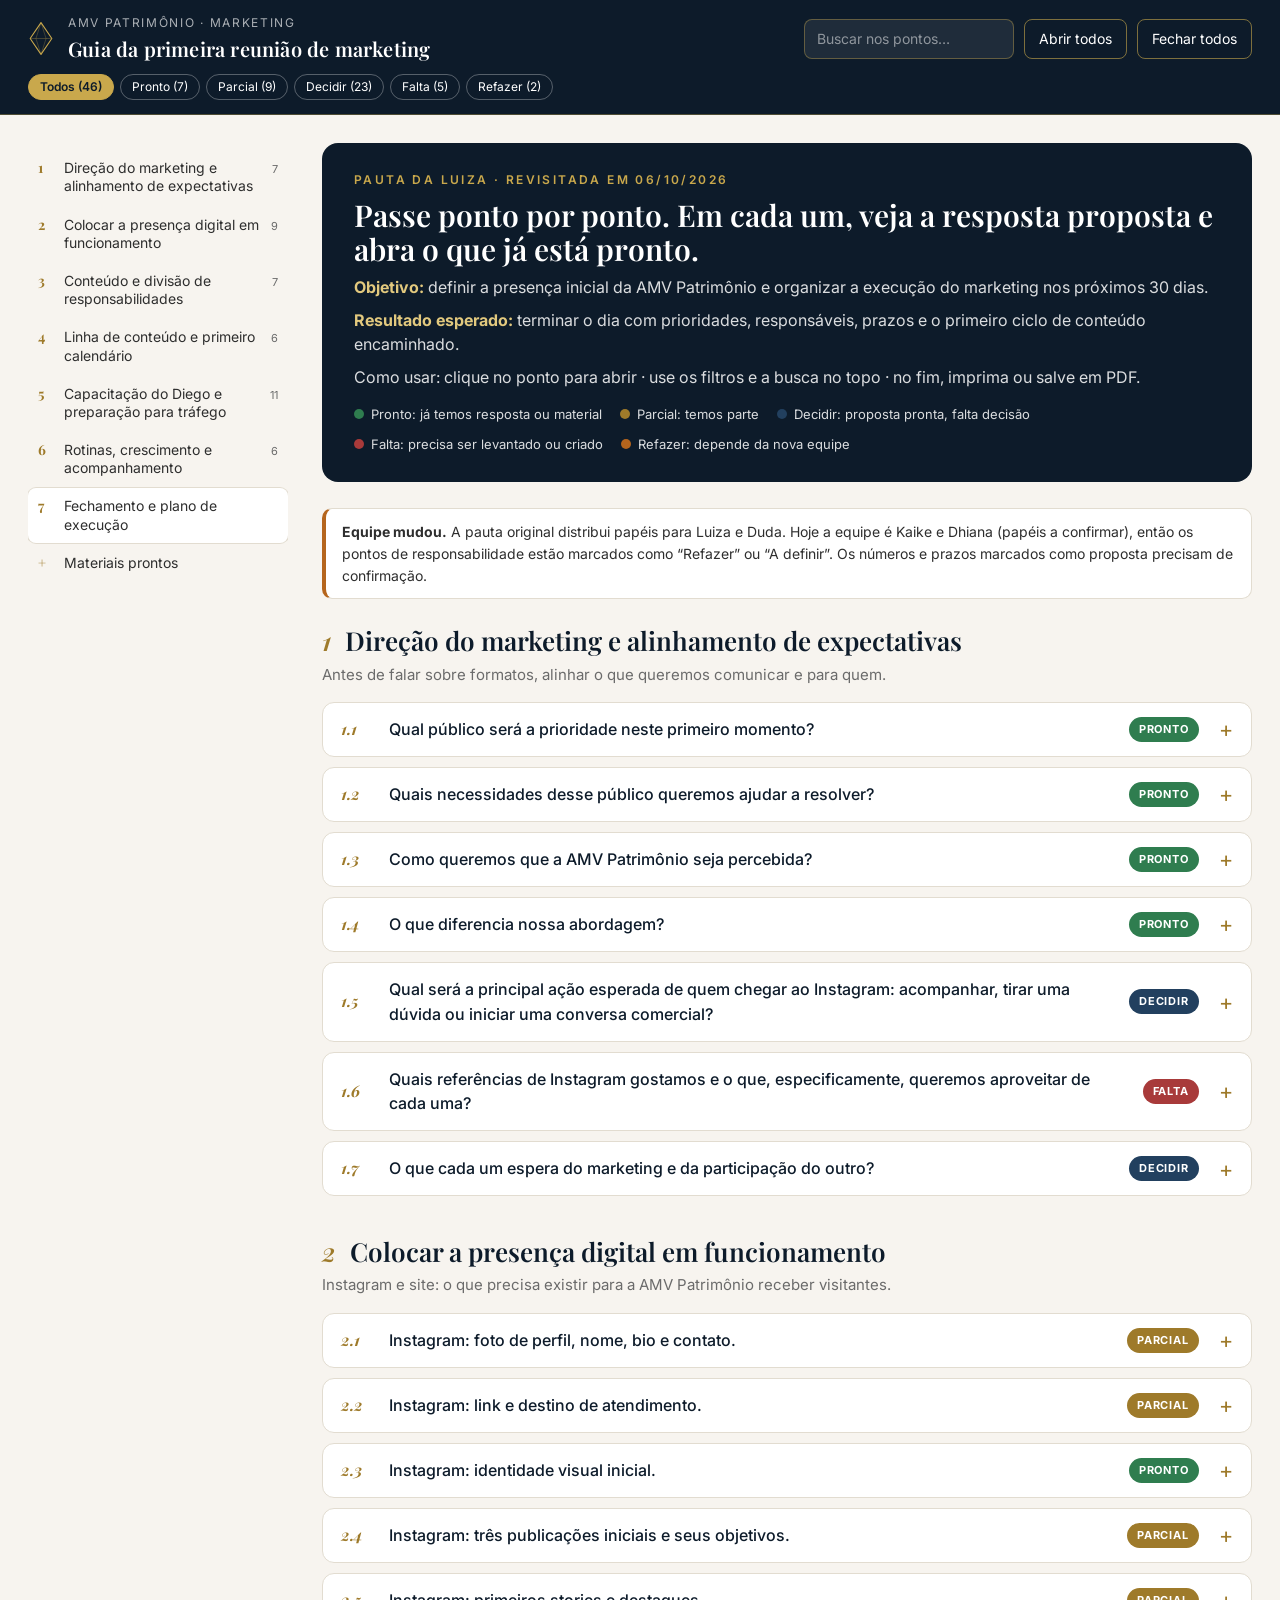
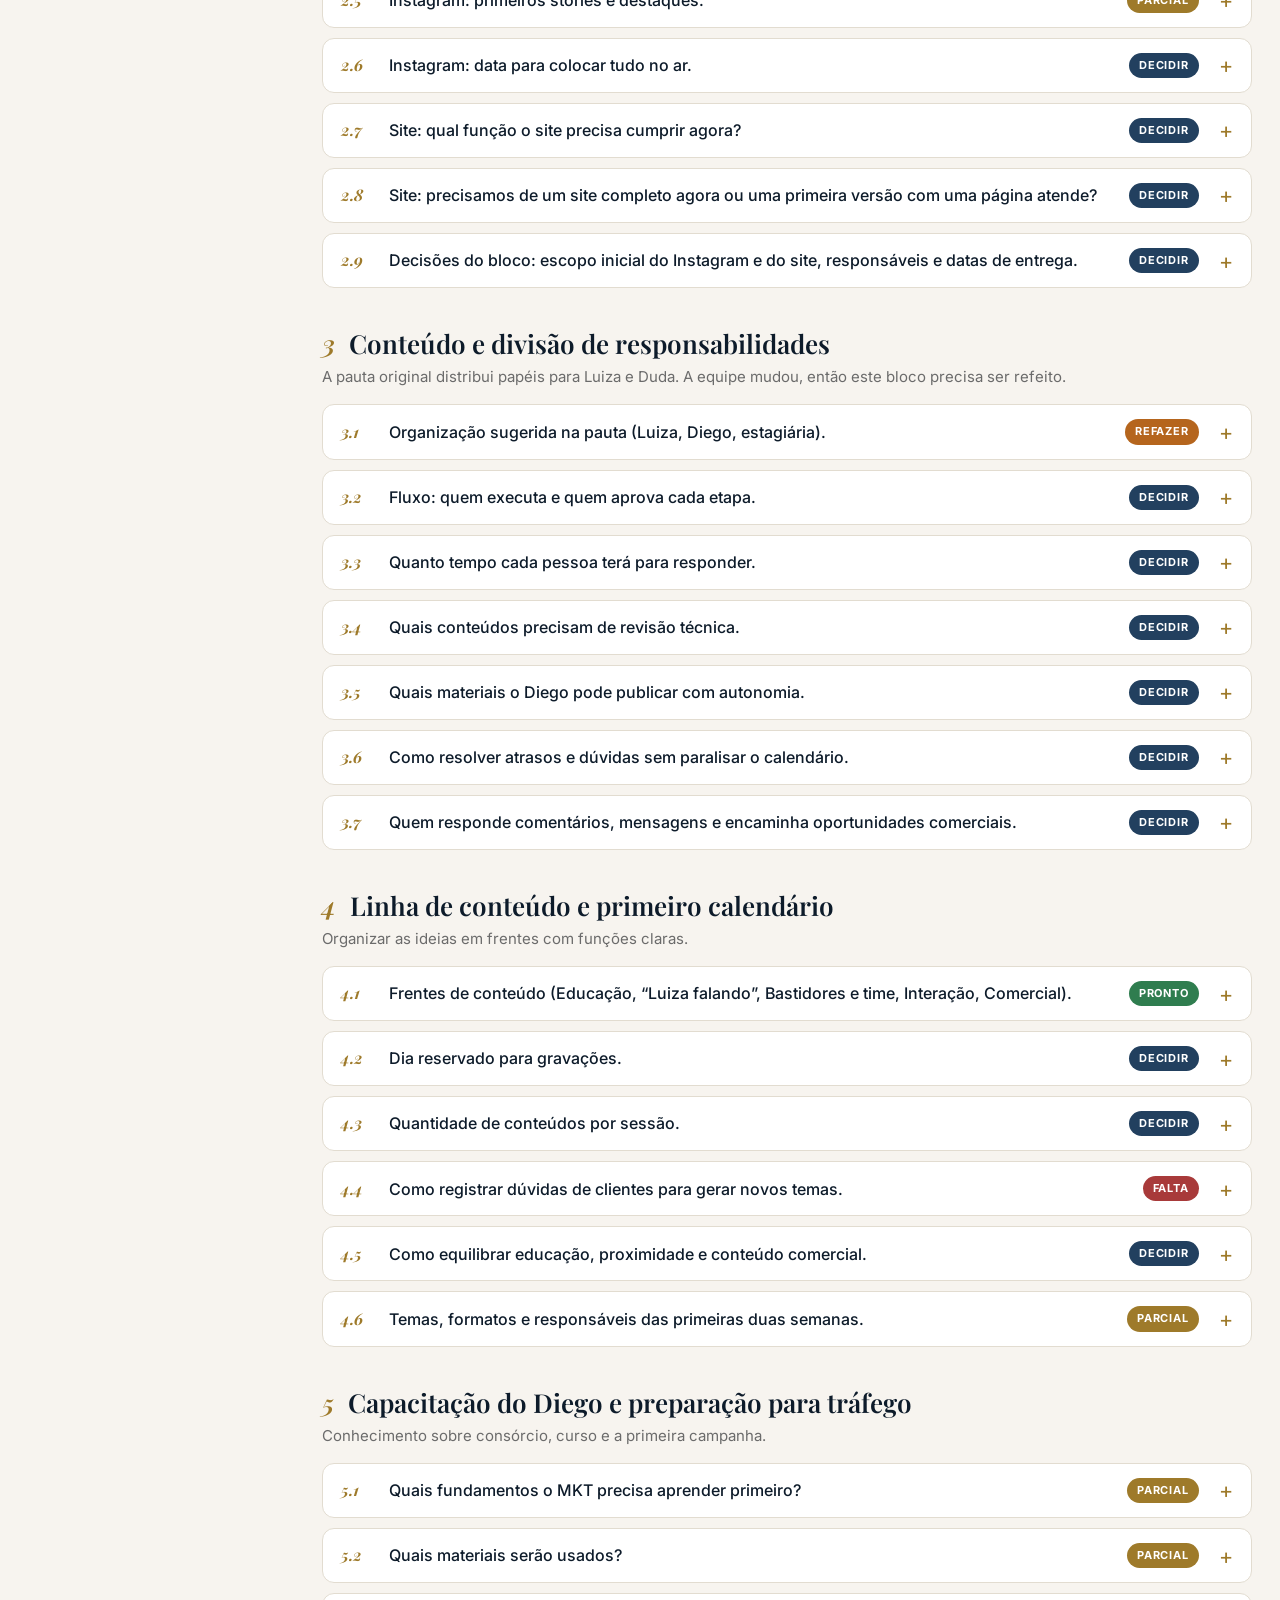
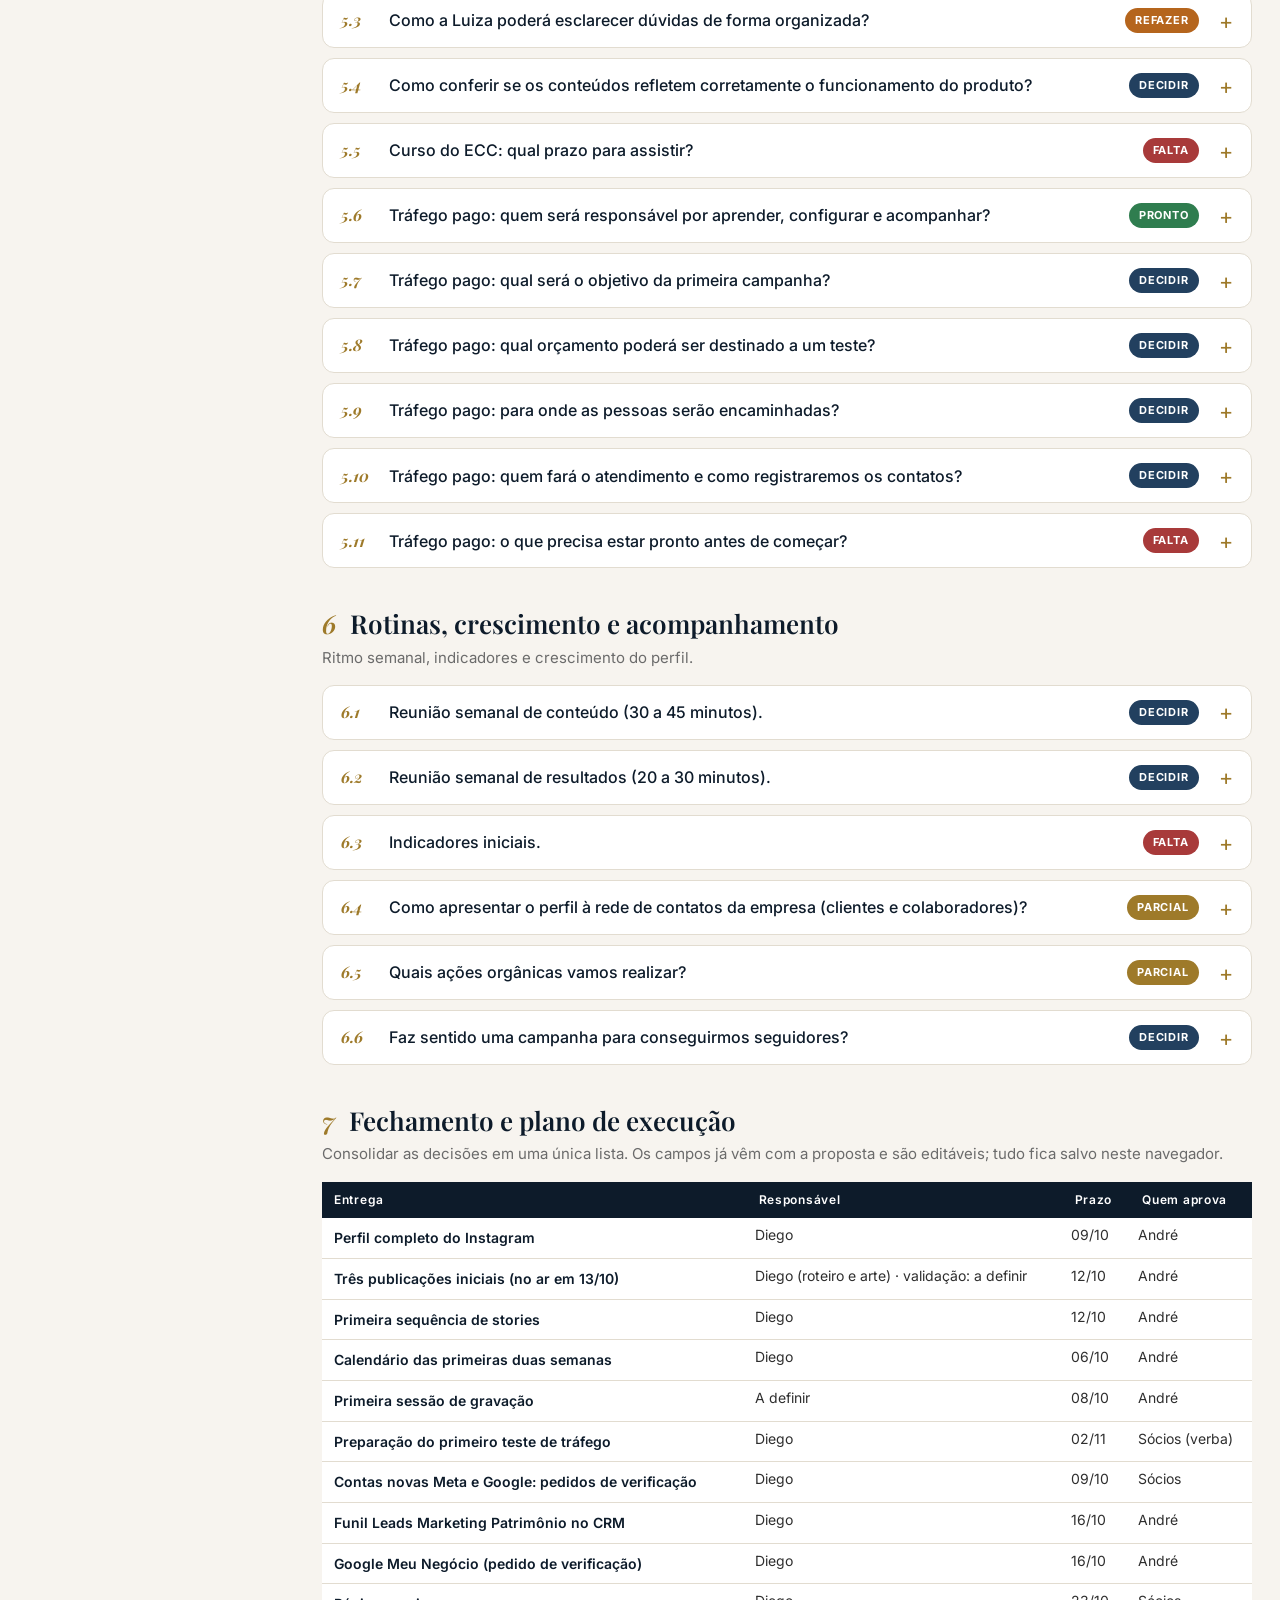
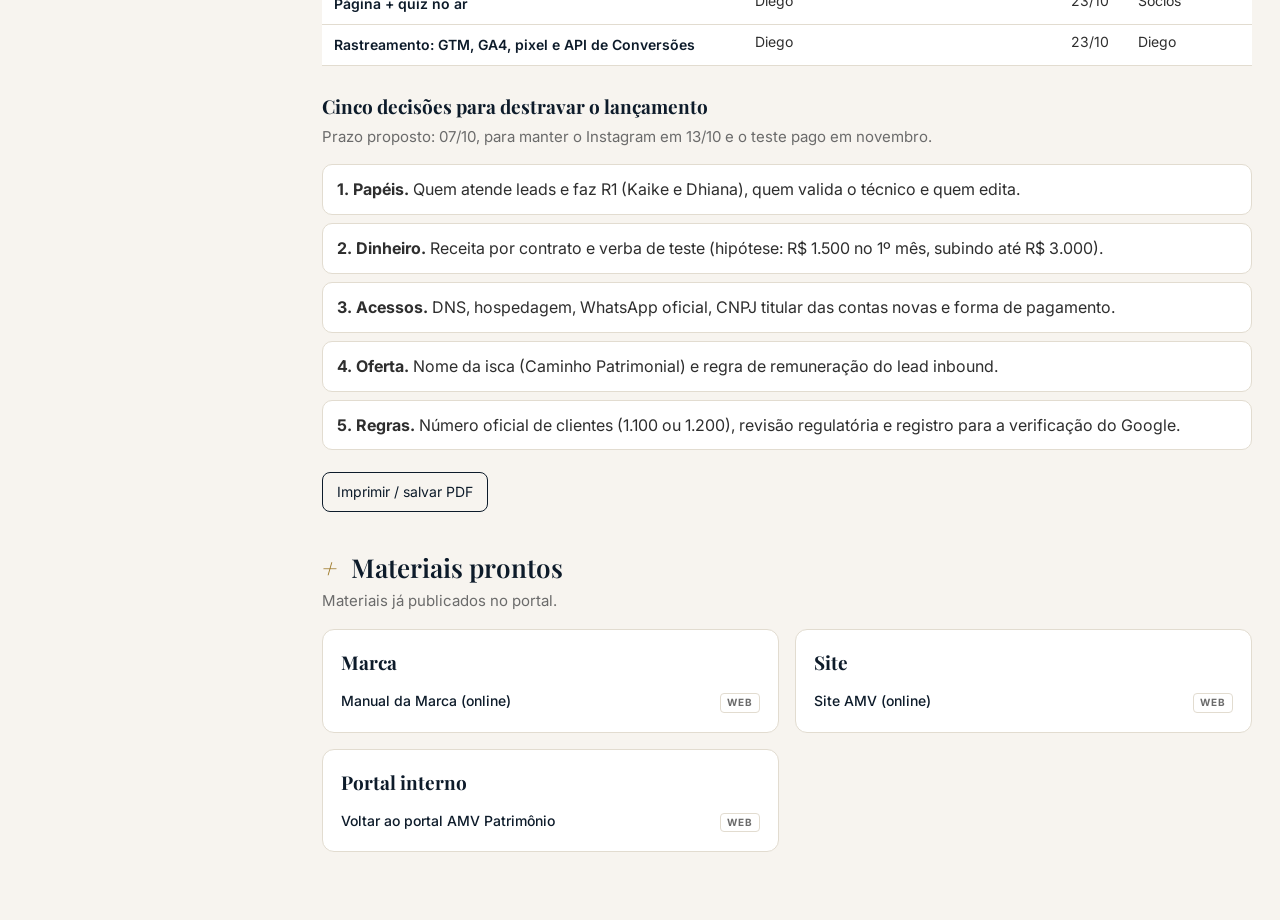
<file: guia-marketing.html>
<!DOCTYPE html>
<html lang="pt-BR"><head><meta charset="UTF-8"><meta name="viewport" content="width=device-width,initial-scale=1">
<title>Guia da Reunião de Marketing · AMV Patrimônio</title>
<link rel="preconnect" href="https://fonts.googleapis.com"><link rel="preconnect" href="https://fonts.gstatic.com" crossorigin>
<link href="https://fonts.googleapis.com/css2?family=Inter:wght@400;500;600;700&family=Playfair+Display:ital,wght@0,500;0,600;0,700;1,500;1,600&display=swap" rel="stylesheet">
<style>
:root{--navy:#0D1B2A;--navy-m:#16293f;--gold:#C9A84C;--gold-d:#9E7A2A;--champ:#E2C97E;--off:#F7F4EF;--line:#E2DCD0;--graf:#2E2E2E;--gray:#6B6B6B;--white:#fff;
--c-pronto:#2F7D4F;--c-parcial:#9E7A2A;--c-decidir:#22405F;--c-falta:#A83A3A;--c-refazer:#B5651D;
--serif:'Playfair Display',Georgia,'Times New Roman',serif;--sans:'Inter',system-ui,-apple-system,'Segoe UI',Arial,sans-serif}
*{box-sizing:border-box}html{scroll-behavior:smooth;scroll-padding-top:150px}
body{margin:0;background:var(--off);color:var(--graf);font-family:var(--sans);font-size:16px;line-height:1.55}
a{color:var(--gold-d)}
header.top{position:sticky;top:0;z-index:20;background:var(--navy);color:#fff;padding:14px 28px;border-bottom:1px solid rgba(201,168,76,.35)}
.top-in{max-width:1320px;margin:0 auto;display:flex;gap:20px;align-items:center;flex-wrap:wrap;justify-content:space-between}
.brand{display:flex;align-items:center;gap:14px}.brand svg{color:var(--gold)}
.brand h1{margin:0;font-family:var(--serif);font-size:20px;font-weight:600;letter-spacing:.2px}
.brand small{display:block;color:rgba(255,255,255,.65);font-size:12px;letter-spacing:.14em;text-transform:uppercase}
.tools{display:flex;gap:10px;align-items:center;flex-wrap:wrap}
.tools input[type=search]{background:rgba(255,255,255,.08);border:1px solid rgba(201,168,76,.4);color:#fff;border-radius:8px;padding:8px 12px;font:inherit;font-size:14px;width:210px}
.tools input::placeholder{color:rgba(255,255,255,.5)}
.btn{background:transparent;color:#fff;border:1px solid rgba(201,168,76,.6);border-radius:8px;padding:8px 14px;font:inherit;font-size:14px;cursor:pointer}
.btn:hover{background:rgba(201,168,76,.15)}.btn.gold{background:var(--gold);color:var(--navy);border-color:var(--gold);font-weight:600}.btn.gold:hover{background:var(--champ)}
.bar{max-width:1320px;margin:10px auto 0;display:flex;gap:16px;align-items:center;flex-wrap:wrap;font-size:13px;color:rgba(255,255,255,.8)}
.prog{flex:1;min-width:180px;height:8px;background:rgba(255,255,255,.15);border-radius:6px;overflow:hidden}.prog i{display:block;height:100%;width:0;background:var(--gold);transition:width .3s}
.filters{display:flex;gap:6px;flex-wrap:wrap}
.f{background:transparent;color:#fff;border:1px solid rgba(255,255,255,.3);border-radius:20px;padding:3px 11px;font:inherit;font-size:12px;cursor:pointer}
.f.on{background:var(--gold);color:var(--navy);border-color:var(--gold);font-weight:600}
.layout{max-width:1320px;margin:0 auto;display:grid;grid-template-columns:260px 1fr;gap:34px;padding:28px}
nav.side{position:sticky;top:150px;align-self:start;display:flex;flex-direction:column;gap:2px;max-height:calc(100vh - 170px);overflow:auto}
nav.side a{display:flex;gap:10px;align-items:baseline;padding:9px 10px;border-radius:8px;text-decoration:none;color:var(--graf);font-size:14px;line-height:1.3}
nav.side a span{font-family:var(--serif);color:var(--gold-d);font-weight:700;min-width:16px}
nav.side a em{font-style:normal;margin-left:auto;font-size:11px;color:var(--gray);white-space:nowrap}
nav.side a:hover,nav.side a.on{background:#fff;box-shadow:0 0 0 1px var(--line)}
.intro-card{background:var(--navy);color:#fff;border-radius:16px;padding:28px 32px;margin-bottom:26px}
.intro-card h2{font-family:var(--serif);font-weight:600;font-size:30px;margin:0 0 6px;line-height:1.15}
.intro-card .k{color:var(--gold);font-size:12px;letter-spacing:.2em;text-transform:uppercase;font-weight:600;margin-bottom:8px}
.intro-card p{margin:8px 0;color:rgba(255,255,255,.85)}.intro-card b{color:var(--champ)}
.legend{display:flex;gap:10px 18px;flex-wrap:wrap;margin-top:14px;font-size:13px}
.legend span{display:flex;align-items:center;gap:7px;color:rgba(255,255,255,.85)}
.banner{background:#fff;border:1px solid var(--line);border-left:4px solid var(--c-refazer);border-radius:10px;padding:12px 16px;margin-bottom:26px;font-size:14px}
.block{margin-bottom:40px}
.block h2{font-family:var(--serif);font-weight:600;font-size:26px;line-height:1.2;color:var(--navy);margin:0 0 6px;display:flex;gap:14px;align-items:baseline}
.bn{color:var(--gold-d);font-style:italic}
.block h3{font-family:var(--serif);color:var(--navy);font-size:19px;margin:26px 0 4px}
.intro{color:var(--gray);margin:0 0 16px;font-size:15px}
details.pt{background:#fff;border:1px solid var(--line);border-radius:12px;margin:10px 0;overflow:hidden}
details.pt[open]{border-color:var(--gold);box-shadow:0 6px 22px rgba(13,27,42,.07)}
details.pt.hide{display:none}
summary{list-style:none;cursor:pointer;display:flex;gap:14px;align-items:center;padding:14px 18px}
summary::-webkit-details-marker{display:none}
summary::after{content:'+';margin-left:6px;font-size:22px;color:var(--gold-d);line-height:1}
details[open] summary::after{content:'–'}
.num{font-family:var(--serif);font-style:italic;font-weight:700;color:var(--gold-d);min-width:34px}
.q{flex:1;font-weight:500;color:var(--navy)}
.chip{font-size:11px;font-weight:700;letter-spacing:.08em;text-transform:uppercase;padding:4px 10px;border-radius:20px;color:#fff;white-space:nowrap}
.chip.pronto{background:var(--c-pronto)}.chip.parcial{background:var(--c-parcial)}.chip.decidir{background:var(--c-decidir)}.chip.falta{background:var(--c-falta)}.chip.refazer{background:var(--c-refazer)}
.dot{width:10px;height:10px;border-radius:50%;display:inline-block}
.dot.pronto{background:var(--c-pronto)}.dot.parcial{background:var(--c-parcial)}.dot.decidir{background:var(--c-decidir)}.dot.falta{background:var(--c-falta)}.dot.refazer{background:var(--c-refazer)}
details.pt.done summary{background:#f4faf6}details.pt.done .num::after{content:' ✓';color:var(--c-pronto);font-style:normal}
.body{padding:4px 22px 20px;border-top:1px solid var(--line)}
.cols{display:grid;grid-template-columns:1.6fr 1fr;gap:28px}
h4{font-size:11px;letter-spacing:.16em;text-transform:uppercase;color:var(--gold-d);margin:18px 0 8px;font-weight:700}
h5{font-family:var(--serif);font-size:17px;color:var(--navy);margin:20px 0 6px}
h6{font-size:12px;letter-spacing:.14em;text-transform:uppercase;color:var(--navy);margin:0 0 8px}
.ans p{margin:8px 0}.ans ul{padding-left:20px;margin:8px 0}.ans li{margin:4px 0}
aside{background:var(--off);border-radius:10px;padding:2px 16px 14px}
.files{list-style:none;padding:0;margin:0}.files li{display:flex;justify-content:space-between;gap:10px;align-items:baseline;padding:7px 0;border-bottom:1px solid var(--line);font-size:14px}
.files li:last-child{border:0}.files a{font-weight:500;text-decoration:none;color:var(--navy)}.files a:hover{color:var(--gold-d);text-decoration:underline}
.files small{font-size:10px;font-weight:700;letter-spacing:.1em;color:var(--gray);border:1px solid var(--line);border-radius:4px;padding:1px 6px;background:#fff}
.none{font-size:14px;color:var(--gray);font-style:italic}
.watch{padding-left:18px;margin:4px 0;font-size:14px;color:#7a3b3b}.watch li{margin:4px 0}
.decide{margin-top:16px;padding-top:14px;border-top:1px dashed var(--line)}
.dec{font-weight:600;color:var(--navy);display:flex;gap:8px;align-items:center;cursor:pointer;margin-bottom:8px}
textarea,.edit input{width:100%;font:inherit;font-size:14px;border:1px solid var(--line);border-radius:8px;padding:8px 10px;background:#fffdf9;color:var(--graf)}
textarea:focus,.edit input:focus{outline:2px solid var(--gold);border-color:var(--gold)}
.tw{overflow-x:auto;margin:10px 0}table{border-collapse:collapse;width:100%;font-size:14px;background:#fff}
th{background:var(--navy);color:#fff;text-align:left;padding:9px 12px;font-size:12px;letter-spacing:.06em;font-weight:600}
td{padding:9px 12px;border-bottom:1px solid var(--line);vertical-align:top}td.k{font-weight:600;color:var(--navy)}
.edit td{padding:6px 8px}.edit td.k{padding:9px 12px}
.draft{border:1px solid var(--line);border-radius:10px;margin:10px 0;overflow:hidden;background:#fff}
.draft-h{display:flex;justify-content:space-between;align-items:center;background:var(--navy);color:#fff;padding:6px 12px;font-size:12px;letter-spacing:.04em}
.copy{background:var(--gold);color:var(--navy);border:0;border-radius:6px;padding:4px 10px;font:inherit;font-size:12px;font-weight:600;cursor:pointer}
.copy.ok{background:var(--c-pronto);color:#fff}
pre{margin:0;padding:12px 14px;white-space:pre-wrap;font-family:var(--sans);font-size:14px;background:#fffdf9}
.imgs{display:flex;gap:12px;flex-wrap:wrap;margin:8px 0 12px}.thumb{width:120px;height:120px;object-fit:cover;border-radius:10px;border:1px solid var(--line)}
.sws{display:flex;flex-wrap:wrap;gap:10px;margin:8px 0 12px}.sw{display:flex;align-items:center;gap:8px;background:#fff;border:1px solid var(--line);border-radius:8px;padding:5px 10px 5px 5px;font-size:12px}
.sw i{width:26px;height:26px;border-radius:6px;border:1px solid var(--line)}.sw small{color:var(--gray)}
.ck3{display:grid;grid-template-columns:repeat(3,1fr);gap:14px;margin:12px 0}.ckc{background:var(--off);border-radius:10px;padding:12px 14px}
.ck{display:flex;gap:8px;align-items:flex-start;font-size:13.5px;margin:6px 0}.ck.hot span{background:var(--champ);padding:0 4px;border-radius:3px;font-weight:600;color:var(--navy)}
.decs{display:grid;gap:8px}.d5{display:flex;gap:10px;align-items:flex-start;background:#fff;border:1px solid var(--line);border-radius:10px;padding:12px 14px;cursor:pointer}
.actions{display:flex;gap:10px;margin:22px 0;flex-wrap:wrap}.actions .btn{color:var(--navy);border-color:var(--navy)}.actions .btn.gold{color:var(--navy)}
.mat{display:grid;grid-template-columns:repeat(auto-fill,minmax(300px,1fr));gap:16px}.matc{background:#fff;border:1px solid var(--line);border-radius:12px;padding:6px 18px 12px}.matc h3{margin:12px 0 6px}
.toast{position:fixed;bottom:22px;left:50%;transform:translateX(-50%);background:var(--navy);color:#fff;padding:10px 18px;border-radius:10px;font-size:14px;opacity:0;pointer-events:none;transition:opacity .25s;z-index:50}.toast.on{opacity:1}
@media(max-width:980px){header.top{position:static;padding:12px 16px}.layout{grid-template-columns:1fr;padding:16px;gap:18px}nav.side{position:static;flex-direction:row;flex-wrap:wrap;max-height:none;gap:6px}nav.side a{border:1px solid var(--line);background:#fff;padding:6px 10px;font-size:13px}nav.side a em{display:none}.cols{grid-template-columns:1fr}.ck3{grid-template-columns:1fr}html{scroll-padding-top:16px}.tools{width:100%}.tools input[type=search]{width:100%}.intro-card{padding:22px 20px}.intro-card h2{font-size:24px}summary{padding:12px 14px}.body{padding:2px 14px 16px}}
@media print{header.top .tools,header.top .bar .filters,nav.side,.actions,.decide textarea,.copy{display:none}header.top{position:static}.layout{grid-template-columns:1fr}details.pt{break-inside:avoid}.dec{font-size:13px}}
</style></head><body>
<header class="top"><div class="top-in"><div class="brand"><svg width="26" height="35" viewBox="0 0 72 96" aria-hidden="true"><path d="M36 4 L66 48 L36 92 L6 48 Z" fill="none" stroke="currentColor" stroke-width="3" stroke-linejoin="round"/><path d="M6 48 H66" stroke="currentColor" stroke-width="1.5" stroke-opacity=".55"/><path d="M36 4 L22 48 L36 92" fill="none" stroke="currentColor" stroke-width="1.5" stroke-opacity=".5"/><path d="M36 4 L50 48 L36 92" fill="none" stroke="currentColor" stroke-width="1.5" stroke-opacity=".5"/></svg><div><small>AMV Patrimônio · Marketing</small><h1>Guia da primeira reunião de marketing</h1></div></div>
<div class="tools"><input type="search" id="search" placeholder="Buscar nos pontos…" aria-label="Buscar"><button class="btn" id="openAll" type="button">Abrir todos</button><button class="btn" id="closeAll" type="button">Fechar todos</button></div></div>
<div class="bar"><div class="filters"><button class="f on" data-f="todos" type="button">Todos (46)</button><button class="f" data-f="pronto" type="button">Pronto (7)</button><button class="f" data-f="parcial" type="button">Parcial (9)</button><button class="f" data-f="decidir" type="button">Decidir (23)</button><button class="f" data-f="falta" type="button">Falta (5)</button><button class="f" data-f="refazer" type="button">Refazer (2)</button></div></div></header>
<div class="layout"><nav class="side" aria-label="Blocos da pauta"><a href="#b1" data-blk="b1"><span>1</span>Direção do marketing e alinhamento de expectativas<em></em></a><a href="#b2" data-blk="b2"><span>2</span>Colocar a presença digital em funcionamento<em></em></a><a href="#b3" data-blk="b3"><span>3</span>Conteúdo e divisão de responsabilidades<em></em></a><a href="#b4" data-blk="b4"><span>4</span>Linha de conteúdo e primeiro calendário<em></em></a><a href="#b5" data-blk="b5"><span>5</span>Capacitação do Diego e preparação para tráfego<em></em></a><a href="#b6" data-blk="b6"><span>6</span>Rotinas, crescimento e acompanhamento<em></em></a><a href="#b7" data-blk="b7"><span>7</span>Fechamento e plano de execução<em></em></a><a href="#materiais" data-blk="materiais"><span>+</span>Materiais prontos<em></em></a></nav><main>
<div class="intro-card"><div class="k">Pauta da Luiza · revisitada em 06/10/2026</div><h2>Passe ponto por ponto. Em cada um, veja a resposta proposta e abra o que já está pronto.</h2>
<p><b>Objetivo:</b> definir a presença inicial da AMV Patrimônio e organizar a execução do marketing nos próximos 30 dias.</p>
<p><b>Resultado esperado:</b> terminar o dia com prioridades, responsáveis, prazos e o primeiro ciclo de conteúdo encaminhado.</p>
<p>Como usar: clique no ponto para abrir · use os filtros e a busca no topo · no fim, imprima ou salve em PDF.</p>
<div class="legend"><span><i class="dot pronto"></i>Pronto: já temos resposta ou material</span><span><i class="dot parcial"></i>Parcial: temos parte</span><span><i class="dot decidir"></i>Decidir: proposta pronta, falta decisão</span><span><i class="dot falta"></i>Falta: precisa ser levantado ou criado</span><span><i class="dot refazer"></i>Refazer: depende da nova equipe</span></div></div>
<div class="banner"><b>Equipe mudou.</b> A pauta original distribui papéis para Luiza e Duda. Hoje a equipe é Kaike e Dhiana (papéis a confirmar), então os pontos de responsabilidade estão marcados como “Refazer” ou “A definir”. Os números e prazos marcados como proposta precisam de confirmação.</div>
<section class="block" id="b1" data-blk="b1"><h2><span class="bn">1</span>Direção do marketing e alinhamento de expectativas</h2><p class="intro">Antes de falar sobre formatos, alinhar o que queremos comunicar e para quem.</p><details class="pt" id="p1.1" data-id="1.1" data-status="pronto"><summary><span class="num">1.1</span><span class="q">Qual público será a prioridade neste primeiro momento?</span><span class="chip pronto">Pronto</span></summary><div class="body"><div class="cols"><div class="ans"><h4>Resposta proposta</h4><p><b>ICP Principal (70% dos esforços):</b> empresários, profissionais liberais, executivos e autônomos estruturados, de 30 a 55 anos, com renda familiar acima de R$ 15 mil/mês.</p><p><b>ICP Premium (20%):</b> renda acima de R$ 30 mil, maior potencial de multicotas. <b>ICP Expandido (10%):</b> renda de R$ 8 a 15 mil, formação de carteira futura.</p><p><b>Primeira audiência prática:</b> a base da AMV Saúde e a rede dos sócios. São os primeiros seguidores e os primeiros leads, então o conteúdo precisa funcionar para quem já confia no Grupo.</p></div><aside><h4>Ficar de olho</h4><ul class="watch"><li>Número de clientes: o planejamento diz 1.100+, o retorno do André diz 1.200+. Fixar um só antes de publicar.</li></ul></aside></div></div></details><details class="pt" id="p1.2" data-id="1.2" data-status="pronto"><summary><span class="num">1.2</span><span class="q">Quais necessidades desse público queremos ajudar a resolver?</span><span class="chip pronto">Pronto</span></summary><div class="body"><div class="cols"><div class="ans"><h4>Resposta proposta</h4><ul><li>Transformar renda em patrimônio: “a maioria trabalha para gerar renda, poucos têm uma estratégia para transformá-la em patrimônio”.</li><li>Os três desafios patrimoniais da vida (retorno do André): <b>moradia, mobilidade e independência financeira futura</b>.</li><li>Decidir como comprar (à vista, financiado ou consórcio) olhando o custo real, não só a parcela.</li><li>Entender que a contemplação é o começo: o que fazer depois (Lucro, Alavancagem, Renda).</li><li>Superar a desconfiança com consórcio, num mercado com “promessas irreais” (planejamento, análise de concorrência).</li></ul></div></div></div></details><details class="pt" id="p1.3" data-id="1.3" data-status="pronto"><summary><span class="num">1.3</span><span class="q">Como queremos que a AMV Patrimônio seja percebida?</span><span class="chip pronto">Pronto</span></summary><div class="body"><div class="cols"><div class="ans"><h4>Resposta proposta</h4><p><b>Consultoria patrimonial estratégica, não vendedora de consórcio.</b> Premium, sóbria e humana. Palavras-chave do manual: credibilidade, estratégia, solidez, longo prazo.</p><p>André: <i>“tudo nessa nova empresa precisa ser premium, pois a forma de negociar e vender esse produto inicia na geração de confiança e credibilidade”</i>.</p><div class="tw"><table><thead><tr><th>Frase</th><th>Uso (retorno do André)</th></tr></thead><tbody><tr><td class="k">Estratégia inteligente para construir e ampliar patrimônio.</td><td>Slogan institucional</td></tr><tr><td class="k">Planejamento Patrimonial Inteligente</td><td>Apoio à assinatura da marca</td></tr><tr><td class="k">Construindo patrimônio com estratégia e segurança.</td><td>Institucional</td></tr><tr><td class="k">Transforme parcelas em patrimônio. · Mais que crédito. Construção patrimonial.</td><td>Comercial</td></tr><tr><td class="k">O patrimônio que você terá daqui a 10 anos começa hoje.</td><td>Eventos</td></tr></tbody></table></div></div><aside><h4>O que já temos pronto</h4><ul class="files"><li><a href="manual.html" target="_blank" rel="noopener">Manual da Marca (online)</a><small>WEB</small></li></ul></aside></div></div></details><details class="pt" id="p1.4" data-id="1.4" data-status="pronto"><summary><span class="num">1.4</span><span class="q">O que diferencia nossa abordagem?</span><span class="chip pronto">Pronto</span></summary><div class="body"><div class="cols"><div class="ans"><h4>Resposta proposta</h4><ul><li><b>Método LAR:</b> Lucro, Alavancagem e Renda, metodologia própria.</li><li><b>Estratégia antes da ferramenta:</b> “Primeiro construímos a estratégia. Depois escolhemos a ferramenta.”</li><li><b>Curadoria</b> de administradoras e de grupos, em vez de vender qualquer cota.</li><li><b>4 pilares:</b> Grupo, Multicotas, Lance e Permanência.</li><li><b>Acompanhamento contínuo</b> (assembleias, lances, contemplação, uso do crédito) e <b>ecossistema de parceiros</b>.</li><li>Respaldo de mais de 10 anos do Grupo AMV.</li></ul></div><aside><h4>Ficar de olho</h4><ul class="watch"><li>Logos de administradoras (Rodobens, HS, Racon, Disal, Itaú) em material público exigem autorização.</li></ul></aside></div></div></details><details class="pt" id="p1.5" data-id="1.5" data-status="decidir"><summary><span class="num">1.5</span><span class="q">Qual será a principal ação esperada de quem chegar ao Instagram: acompanhar, tirar uma dúvida ou iniciar uma conversa comercial?</span><span class="chip decidir">Decidir</span></summary><div class="body"><div class="cols"><div class="ans"><h4>Resposta proposta</h4><p><b>Proposta:</b> iniciar uma conversa para descobrir o caminho patrimonial (quiz → primeira reunião). Acompanhar é secundário; tirar uma dúvida pontual também vira conversa.</p><p>Um único chamado para ação em todas as peças: <b>“Descubra seu caminho patrimonial”</b>.</p><p>Cuidado com o nome: o <i>Diagnóstico Patrimonial</i> já acontece <b>dentro da R1</b> (CRM e roteiro do André). A isca online precisa de outro nome para não duplicar.</p></div><aside><h4>Ficar de olho</h4><ul class="watch"><li>Decidir o nome da isca (proposta: “Caminho Patrimonial”).</li></ul></aside></div></div></details><details class="pt" id="p1.6" data-id="1.6" data-status="falta"><summary><span class="num">1.6</span><span class="q">Quais referências de Instagram gostamos e o que, especificamente, queremos aproveitar de cada uma?</span><span class="chip falta">Falta</span></summary><div class="body"><div class="cols"><div class="ans"><h4>Resposta proposta</h4><p>Cada pessoa traz <b>3 perfis</b> e preenche: <i>perfil · o que aproveitar (tom, formato ou visual) · o que evitar</i>.</p><p>Filtro da marca: premium, sóbrio, educativo. Evitar o visual de “vendedor de cota”, urgência artificial e promessa de resultado.</p></div><aside><h4>Ficar de olho</h4><ul class="watch"><li>Sem as referências do grupo não dá para fechar tom e formato dos Reels.</li></ul></aside></div></div></details><details class="pt" id="p1.7" data-id="1.7" data-status="decidir"><summary><span class="num">1.7</span><span class="q">O que cada um espera do marketing e da participação do outro?</span><span class="chip decidir">Decidir</span></summary><div class="body"><div class="cols"><div class="ans"><h4>Resposta proposta</h4><p>Cada pessoa completa em uma frase (5 minutos): <i>“Espero do marketing…”</i> e <i>“Espero de você…”</i>.</p><ul><li><b>Diego entrega:</b> calendário, roteiros, anúncios, dados e CRM.</li><li><b>Time comercial e especialistas entregam:</b> dúvidas reais de clientes e validação técnica.</li><li><b>André aprova:</b> imagem da marca e discurso comercial.</li></ul></div><aside><h4>Ficar de olho</h4><ul class="watch"><li>Papéis do time mudaram: confirmar quem faz o quê (bloco 3).</li></ul></aside></div></div></details></section><section class="block" id="b2" data-blk="b2"><h2><span class="bn">2</span>Colocar a presença digital em funcionamento</h2><p class="intro">Instagram e site: o que precisa existir para a AMV Patrimônio receber visitantes.</p><details class="pt" id="p2.1" data-id="2.1" data-status="parcial"><summary><span class="num">2.1</span><span class="q">Instagram: foto de perfil, nome, bio e contato.</span><span class="chip parcial">Parcial</span></summary><div class="body"><div class="cols"><div class="ans"><h4>Resposta proposta</h4><p><b>Foto de perfil:</b> já existem três versões (A assinatura, B símbolo, C clara). O manual indica o <b>símbolo isolado</b> para avatar, então a B é a candidata natural; a A serve para capas e destaques.</p><div class="tw"><table><thead><tr><th>Campo</th><th>Proposta</th></tr></thead><tbody><tr><td class="k">Nome</td><td>AMV Patrimônio | Consultoria Patrimonial</td></tr><tr><td class="k">Usuário</td><td>@amvpatrimonio (confirmar disponibilidade)</td></tr><tr><td class="k">Contato</td><td>WhatsApp Business com número oficial (falta definir)</td></tr></tbody></table></div><div class="draft"><div class="draft-h"><span>Bio, opção A (limite do Instagram: 150 caracteres)</span><button class="copy" type="button">Copiar</button></div><pre>Consultoria patrimonial estratégica
Método LAR: Lucro · Alavancagem · Renda
Grupo AMV · Brasília
↓ Descubra seu caminho patrimonial</pre></div><div class="draft"><div class="draft-h"><span>Bio, opção B (com o slogan do André)</span><button class="copy" type="button">Copiar</button></div><pre>Planejamento Patrimonial Inteligente
Estratégia para construir e ampliar patrimônio
Grupo AMV · Brasília
↓ Fale com um consultor</pre></div></div><aside><h4>Ficar de olho</h4><ul class="watch"><li>Confirmar se @amvpatrimonio está livre.</li><li>Número oficial de WhatsApp ainda não definido.</li></ul></aside></div></div></details><details class="pt" id="p2.2" data-id="2.2" data-status="parcial"><summary><span class="num">2.2</span><span class="q">Instagram: link e destino de atendimento.</span><span class="chip parcial">Parcial</span></summary><div class="body"><div class="cols"><div class="ans"><h4>Resposta proposta</h4><p><b>Destino ideal:</b> a página do quiz “Caminho Patrimonial”, com UTM. Enquanto ela não existe, usar o WhatsApp Business com mensagem pré-preenchida e um código de origem (a UTM se perde no WhatsApp).</p><div class="draft"><div class="draft-h"><span>Link do WhatsApp (exemplo, trocar NUMERO)</span><button class="copy" type="button">Copiar</button></div><pre>https://wa.me/55NUMERO?text=Olá! Vim pelo Instagram e quero descobrir meu caminho patrimonial [ref:ig-bio]</pre></div><div class="draft"><div class="draft-h"><span>Link da página (exemplo: o endereço final ainda não existe)</span><button class="copy" type="button">Copiar</button></div><pre>https://amvpatrimonio.com.br/caminho?utm_source=instagram&amp;utm_medium=bio&amp;utm_campaign=perfil</pre></div></div><aside><h4>O que já temos pronto</h4><ul class="files"><li><a href="site.html" target="_blank" rel="noopener">Site AMV (online)</a><small>WEB</small></li></ul><h4>Ficar de olho</h4><ul class="watch"><li>O domínio amvpatrimonio.com.br tem e-mail, mas não tem site no ar.</li><li>O QR do cartão do André aponta para /andre, que ainda não existe.</li></ul></aside></div></div></details><details class="pt" id="p2.3" data-id="2.3" data-status="pronto"><summary><span class="num">2.3</span><span class="q">Instagram: identidade visual inicial.</span><span class="chip pronto">Pronto</span></summary><div class="body"><div class="cols"><div class="ans"><h4>Resposta proposta</h4><div class="sws"><span class="sw"><i style="background:#0D1B2A"></i><b>Navy profundo</b><small>#0D1B2A</small></span><span class="sw"><i style="background:#C9A84C"></i><b>Ouro AMV</b><small>#C9A84C</small></span><span class="sw"><i style="background:#1A2F47"></i><b>Navy médio</b><small>#1A2F47</small></span><span class="sw"><i style="background:#E2C97E"></i><b>Champagne</b><small>#E2C97E</small></span><span class="sw"><i style="background:#F7F4EF"></i><b>Marfim</b><small>#F7F4EF</small></span><span class="sw"><i style="background:#2E2E2E"></i><b>Grafite</b><small>#2E2E2E</small></span></div><p><b>Tipografia:</b> Playfair Display (títulos e destaques) e Inter (texto).</p><ul><li><b>Regra do André:</b> “AMV” em branco ou cinza claro e “Patrimônio” sempre em dourado; dourado de forma leve, para destacar uma parte.</li><li>Símbolo do losango isolado para ícone, selo e avatar.</li><li>Zona de proteção igual à altura do símbolo; largura mínima de 120 px na horizontal em tela.</li></ul></div><aside><h4>O que já temos pronto</h4><ul class="files"><li><a href="manual.html" target="_blank" rel="noopener">Manual da Marca (online)</a><small>WEB</small></li></ul><h4>Ficar de olho</h4><ul class="watch"><li>Fotos dos consultores: o André pediu para não usar por enquanto.</li></ul></aside></div></div></details><details class="pt" id="p2.4" data-id="2.4" data-status="parcial"><summary><span class="num">2.4</span><span class="q">Instagram: três publicações iniciais e seus objetivos.</span><span class="chip parcial">Parcial</span></summary><div class="body"><div class="cols"><div class="ans"><h4>Resposta proposta</h4><p>As <b>três artes já estão prontas</b> (carrosséis de 6 slides, 1080×1350) com legenda e texto alternativo.</p><div class="tw"><table><thead><tr><th>Post</th><th>Objetivo</th><th>Ideia central</th></tr></thead><tbody><tr><td class="k">1 · Quem somos</td><td>Gerar confiança</td><td>Patrimônio não é construído por acaso. Grupo AMV, de cuidar de pessoas a construir patrimônio, missão e princípios.</td></tr><tr><td class="k">2 · Como ajudamos</td><td>Explicar a atuação</td><td>Não vendemos cotas. Primeiro a estratégia, depois a ferramenta. Método LAR, 4 pilares e a jornada em 5 etapas.</td></tr><tr><td class="k">3 · Consórcio é pra mim?</td><td>Educar e qualificar</td><td>Três formas de comprar; para quem costuma fazer sentido e quando outro caminho serve melhor. Sem promessa de contemplação.</td></tr></tbody></table></div><p>O tema “taxa de administração × juros” (técnico) fica para a semana 2, depois de validado.</p></div><aside><h4>Ficar de olho</h4><ul class="watch"><li>O “link na bio” depende da página do quiz ou do WhatsApp oficial.</li><li>Artes usam “+1.000 clientes” (faixa segura) até fixar o número oficial.</li><li>Post 3 precisa de revisão técnica e regulatória antes de ir ao ar.</li></ul></aside></div></div></details><details class="pt" id="p2.5" data-id="2.5" data-status="parcial"><summary><span class="num">2.5</span><span class="q">Instagram: primeiros stories e destaques.</span><span class="chip parcial">Parcial</span></summary><div class="body"><div class="cols"><div class="ans"><h4>Resposta proposta</h4><div class="draft"><div class="draft-h"><span>Sequência de 5 stories de abertura</span><button class="copy" type="button">Copiar</button></div><pre>Story 1: Chegamos. AMV Patrimônio, consultoria patrimonial do Grupo AMV. (símbolo + slogan)
Story 2: Enquete: você tem uma estratégia para o seu patrimônio? Sim / Ainda não.
Story 3: Só existem 3 formas de comprar patrimônio: à vista, financiado ou consórcio. Qual você mais usa? (quiz)
Story 4: Caixinha de perguntas: qual é a sua maior dúvida sobre consórcio? (alimenta o banco de temas)
Story 5: Descubra seu caminho patrimonial. Link.</pre></div><p><b>Destaques:</b> Método LAR · Dúvidas · Caminhos · Quem somos. Capas no padrão navy e ouro, com o símbolo.</p></div></div></div></details><details class="pt" id="p2.6" data-id="2.6" data-status="decidir"><summary><span class="num">2.6</span><span class="q">Instagram: data para colocar tudo no ar.</span><span class="chip decidir">Decidir</span></summary><div class="body"><div class="cols"><div class="ans"><h4>Resposta proposta</h4><p><b>Proposta:</b> terça-feira, <b>13/10</b>, depois do feriado de 12/10. Gravação na quinta, 08/10.</p><ul><li>Perfil criado com foto, nome, bio e link.</li><li>Três posts aprovados (um deles com validação técnica).</li><li>Cinco stories prontos.</li></ul></div><aside><h4>O que já temos pronto</h4><p class="none">Nada pronto ainda. É uma decisão ou algo a criar.</p><h4>Ficar de olho</h4><ul class="watch"><li>Se a gravação de 08/10 não acontecer, a entrada no ar passa para 20/10.</li></ul></aside></div></div></details><details class="pt" id="p2.7" data-id="2.7" data-status="decidir"><summary><span class="num">2.7</span><span class="q">Site: qual função o site precisa cumprir agora?</span><span class="chip decidir">Decidir</span></summary><div class="body"><div class="cols"><div class="ans"><h4>Resposta proposta</h4><p><b>Proposta:</b> dar credibilidade e capturar lead qualificado (quiz → CRM → primeira reunião). Não precisa ser blog nem vitrine de serviços completa.</p><p>O QR do cartão do André já promete um link com WhatsApp, Instagram, site e agendamento: a página precisa abrigar isso também.</p></div><aside><h4>O que já temos pronto</h4><ul class="files"><li><a href="site.html" target="_blank" rel="noopener">Site AMV (online)</a><small>WEB</small></li></ul></aside></div></div></details><details class="pt" id="p2.8" data-id="2.8" data-status="decidir"><summary><span class="num">2.8</span><span class="q">Site: precisamos de um site completo agora ou uma primeira versão com uma página atende?</span><span class="chip decidir">Decidir</span></summary><div class="body"><div class="cols"><div class="ans"><h4>Resposta proposta</h4><p><b>Recomendação: uma página.</b> O protótipo v2 já tem as seções (A consultoria, Método LAR, Estratégia, Caminhos, Cases, Processo, Diagnóstico).</p><h5>O que falta no protótipo para ir ao ar</h5><ul><li>Formulário/quiz que grava no CRM com UTM.</li><li>Botão de WhatsApp com código de origem.</li><li>Política de privacidade e consentimento (LGPD).</li><li>Aviso legal nos exemplos ilustrativos.</li><li>Hospedagem e DNS do domínio (hoje só há e-mail).</li><li>Rastreamento: GTM, GA4 e pixel.</li></ul></div><aside><h4>O que já temos pronto</h4><ul class="files"><li><a href="site.html" target="_blank" rel="noopener">Site AMV (online)</a><small>WEB</small></li></ul><h4>Ficar de olho</h4><ul class="watch"><li>Cases e números “potenciais” precisam de aviso legal e revisão regulatória.</li></ul></aside></div></div></details><details class="pt" id="p2.9" data-id="2.9" data-status="decidir"><summary><span class="num">2.9</span><span class="q">Decisões do bloco: escopo inicial do Instagram e do site, responsáveis e datas de entrega.</span><span class="chip decidir">Decidir</span></summary><div class="body"><div class="cols"><div class="ans"><h4>Resposta proposta</h4><p>Consolidadas na <a href="#b7">tabela do bloco 7</a>.</p></div><aside><h4>O que já temos pronto</h4><p class="none">Nada pronto ainda. É uma decisão ou algo a criar.</p></aside></div></div></details></section><section class="block" id="b3" data-blk="b3"><h2><span class="bn">3</span>Conteúdo e divisão de responsabilidades</h2><p class="intro">A pauta original distribui papéis para Luiza e Duda. A equipe mudou, então este bloco precisa ser refeito.</p><details class="pt" id="p3.1" data-id="3.1" data-status="refazer"><summary><span class="num">3.1</span><span class="q">Organização sugerida na pauta (Luiza, Diego, estagiária).</span><span class="chip refazer">Refazer</span></summary><div class="body"><div class="cols"><div class="ans"><h4>Resposta proposta</h4><div class="tw"><table><thead><tr><th>Papel na pauta original</th><th>Hoje</th></tr></thead><tbody><tr><td class="k">Luiza: conhecimento técnico, dúvidas de clientes, gravar e validar a precisão sobre consórcio</td><td><b>A definir</b> (validação técnica)</td></tr><tr><td class="k">Diego: planejamento, roteiros, produção, calendário e resultados</td><td>Diego (mantido)</td></tr><tr><td class="k">Estagiária (Duda): pesquisa, gravação, edição, legendas e publicação</td><td><b>A definir</b> (edição e publicação)</td></tr><tr><td class="k">Atendimento de leads e R1</td><td>Kaike e Dhiana (papéis a confirmar)</td></tr><tr><td class="k">Aprovação de imagem e discurso comercial</td><td>André (proposta)</td></tr></tbody></table></div><p>Pergunta para a reunião: <b>quem assume a validação técnica e a edição/publicação?</b> Sem isso, o fluxo abaixo não fecha.</p></div><aside><h4>Ficar de olho</h4><ul class="watch"><li>Eloi e Daniel ainda aparecem como usuários ativos no RD CRM; se saíram, desativar o acesso à base.</li></ul></aside></div></div></details><details class="pt" id="p3.2" data-id="3.2" data-status="decidir"><summary><span class="num">3.2</span><span class="q">Fluxo: quem executa e quem aprova cada etapa.</span><span class="chip decidir">Decidir</span></summary><div class="body"><div class="cols"><div class="ans"><h4>Resposta proposta</h4><div class="tw"><table><thead><tr><th>Etapa</th><th>Quem executa (proposta)</th><th>Quem aprova</th><th>Prazo de resposta</th></tr></thead><tbody><tr><td class="k">Ideia</td><td>Diego</td><td>Diego</td><td>—</td></tr><tr><td class="k">Roteiro</td><td>Diego</td><td>André</td><td>24 h úteis</td></tr><tr><td class="k">Validação técnica</td><td><b>A definir</b></td><td><b>A definir</b></td><td>24 h úteis</td></tr><tr><td class="k">Gravação</td><td><b>A definir</b></td><td>—</td><td>Dia fixo (quinta)</td></tr><tr><td class="k">Edição</td><td><b>A definir</b></td><td>Diego</td><td>24 h</td></tr><tr><td class="k">Aprovação</td><td>André</td><td>André</td><td>24 h úteis</td></tr><tr><td class="k">Publicação</td><td>Diego</td><td>—</td><td>No dia</td></tr><tr><td class="k">Acompanhamento</td><td>Diego</td><td>—</td><td>Sexta, 20 min</td></tr></tbody></table></div></div><aside><h4>O que já temos pronto</h4><p class="none">Nada pronto ainda. É uma decisão ou algo a criar.</p><h4>Ficar de olho</h4><ul class="watch"><li>Aprovação do André é proposta: confirmar com ele.</li></ul></aside></div></div></details><details class="pt" id="p3.3" data-id="3.3" data-status="decidir"><summary><span class="num">3.3</span><span class="q">Quanto tempo cada pessoa terá para responder.</span><span class="chip decidir">Decidir</span></summary><div class="body"><div class="cols"><div class="ans"><h4>Resposta proposta</h4><ul><li><b>24 horas úteis</b> para validação e aprovação de roteiros e peças.</li><li><b>4 horas</b> para dúvidas urgentes que travam a gravação do dia.</li><li>Sem resposta em 24 h: a peça vai para o banco de reserva (item 3.6).</li></ul></div><aside><h4>O que já temos pronto</h4><p class="none">Nada pronto ainda. É uma decisão ou algo a criar.</p></aside></div></div></details><details class="pt" id="p3.4" data-id="3.4" data-status="decidir"><summary><span class="num">3.4</span><span class="q">Quais conteúdos precisam de revisão técnica.</span><span class="chip decidir">Decidir</span></summary><div class="body"><div class="cols"><div class="ans"><h4>Resposta proposta</h4><ul><li>Qualquer regra de consórcio: taxa, fundo de reserva, seguro, correção do crédito, lance, contemplação.</li><li>Qualquer número, comparação com financiamento ou simulação.</li><li>Qualquer menção a prazo, contemplação, renda ou retorno.</li><li>Conteúdo com administradoras e grupos citados pelo nome.</li></ul><p>Cada peça técnica passa por um checklist de 3 itens: <b>regra correta · número com fonte · nenhuma promessa de resultado</b>.</p></div><aside><h4>O que já temos pronto</h4><p class="none">Nada pronto ainda. É uma decisão ou algo a criar.</p><h4>Ficar de olho</h4><ul class="watch"><li>Revisão regulatória (Banco Central, CONAR) é diferente da validação técnica: definir quem faz.</li></ul></aside></div></div></details><details class="pt" id="p3.5" data-id="3.5" data-status="decidir"><summary><span class="num">3.5</span><span class="q">Quais materiais o Diego pode publicar com autonomia.</span><span class="chip decidir">Decidir</span></summary><div class="body"><div class="cols"><div class="ans"><h4>Resposta proposta</h4><ul><li>Bastidores e rotina que não expliquem regra de consórcio.</li><li>Enquetes, caixinhas e stories de interação.</li><li>Institucional já aprovado (marca, método LAR, slogan).</li><li>Republicação de peças já aprovadas.</li></ul></div><aside><h4>O que já temos pronto</h4><p class="none">Nada pronto ainda. É uma decisão ou algo a criar.</p></aside></div></div></details><details class="pt" id="p3.6" data-id="3.6" data-status="decidir"><summary><span class="num">3.6</span><span class="q">Como resolver atrasos e dúvidas sem paralisar o calendário.</span><span class="chip decidir">Decidir</span></summary><div class="body"><div class="cols"><div class="ans"><h4>Resposta proposta</h4><ul><li>Manter um <b>banco de reserva de 5 conteúdos</b> que não dependem de validação (institucional e bastidores).</li><li>Regra de 24 horas: sem retorno, entra a peça de reserva do dia.</li><li>Dúvidas técnicas vão para um documento único (item 5.3), não para mensagens soltas.</li></ul></div><aside><h4>O que já temos pronto</h4><p class="none">Nada pronto ainda. É uma decisão ou algo a criar.</p></aside></div></div></details><details class="pt" id="p3.7" data-id="3.7" data-status="decidir"><summary><span class="num">3.7</span><span class="q">Quem responde comentários, mensagens e encaminha oportunidades comerciais.</span><span class="chip decidir">Decidir</span></summary><div class="body"><div class="cols"><div class="ans"><h4>Resposta proposta</h4><ul><li><b>Triagem</b> de comentários e mensagens: a definir (resposta em até 2 horas úteis).</li><li>Oportunidade comercial: vira lead no funil <b>Leads Marketing Patrimônio</b> do RD CRM e segue para o consultor.</li><li>Contato do consultor em até 15 minutos úteis.</li></ul></div><aside><h4>Ficar de olho</h4><ul class="watch"><li>O funil de entrada inbound do Patrimônio ainda não existe no CRM (molde: “Leads Marketing Saúde (Novo)”).</li></ul></aside></div></div></details></section><section class="block" id="b4" data-blk="b4"><h2><span class="bn">4</span>Linha de conteúdo e primeiro calendário</h2><p class="intro">Organizar as ideias em frentes com funções claras.</p><details class="pt" id="p4.1" data-id="4.1" data-status="pronto"><summary><span class="num">4.1</span><span class="q">Frentes de conteúdo (Educação, “Luiza falando”, Bastidores e time, Interação, Comercial).</span><span class="chip pronto">Pronto</span></summary><div class="body"><div class="cols"><div class="ans"><h4>Resposta proposta</h4><div class="tw"><table><thead><tr><th>Frente</th><th>Função</th><th>Mix sugerido</th></tr></thead><tbody><tr><td class="k">Educação</td><td>Ajudar o público a entender o assunto</td><td>40%</td></tr><tr><td class="k">Autoridade (antes “Luiza falando”)</td><td>Aproximar e apresentar a visão da empresa, com rosto de especialista ou do André</td><td>25%</td></tr><tr><td class="k">Bastidores e time</td><td>Mostrar quem está por trás da AMV</td><td>15%</td></tr><tr><td class="k">Interação</td><td>Ouvir o público e gerar conversas</td><td>10%</td></tr><tr><td class="k">Comercial</td><td>Apresentar a atuação e convidar para atendimento</td><td>10%</td></tr></tbody></table></div><p>Quem é a “cara” da frente de autoridade depende da decisão de equipe (bloco 3).</p></div><aside><h4>Ficar de olho</h4><ul class="watch"><li>O André pediu para não usar fotos dos consultores por enquanto.</li></ul></aside></div></div></details><details class="pt" id="p4.2" data-id="4.2" data-status="decidir"><summary><span class="num">4.2</span><span class="q">Dia reservado para gravações.</span><span class="chip decidir">Decidir</span></summary><div class="body"><div class="cols"><div class="ans"><h4>Resposta proposta</h4><p><b>Proposta:</b> quinta-feira de manhã, 2 horas. Primeira sessão em <b>08/10</b>.</p></div><aside><h4>O que já temos pronto</h4><p class="none">Nada pronto ainda. É uma decisão ou algo a criar.</p><h4>Ficar de olho</h4><ul class="watch"><li>Quem grava ainda não está definido.</li></ul></aside></div></div></details><details class="pt" id="p4.3" data-id="4.3" data-status="decidir"><summary><span class="num">4.3</span><span class="q">Quantidade de conteúdos por sessão.</span><span class="chip decidir">Decidir</span></summary><div class="body"><div class="cols"><div class="ans"><h4>Resposta proposta</h4><p><b>Proposta:</b> 4 a 5 vídeos curtos (até 60 segundos) por sessão, mais material de bastidor. Roteiros prontos antes: um dia útil de antecedência.</p></div><aside><h4>O que já temos pronto</h4><p class="none">Nada pronto ainda. É uma decisão ou algo a criar.</p></aside></div></div></details><details class="pt" id="p4.4" data-id="4.4" data-status="falta"><summary><span class="num">4.4</span><span class="q">Como registrar dúvidas de clientes para gerar novos temas.</span><span class="chip falta">Falta</span></summary><div class="body"><div class="cols"><div class="ans"><h4>Resposta proposta</h4><p><b>Proposta:</b> um documento ou planilha compartilhada chamada “Banco de dúvidas”.</p><div class="tw"><table><thead><tr><th>Coluna</th><th>Exemplo</th></tr></thead><tbody><tr><td class="k">Data</td><td>07/10</td></tr><tr><td class="k">Dúvida</td><td>Consórcio tem juros?</td></tr><tr><td class="k">Quem trouxe</td><td>Consultor</td></tr><tr><td class="k">Origem</td><td>Cliente · consultor · caixinha do stories · comentário</td></tr><tr><td class="k">Tema / frente</td><td>Educação</td></tr><tr><td class="k">Status</td><td>Nova · em roteiro · publicada</td></tr></tbody></table></div><p>Alimentação: consultores anotam as dúvidas depois de cada R1; a caixinha do story 4 e os comentários entram semanalmente.</p></div><aside><h4>O que já temos pronto</h4><p class="none">Nada pronto ainda. É uma decisão ou algo a criar.</p><h4>Ficar de olho</h4><ul class="watch"><li>Ainda não existe: criar antes da primeira reunião de conteúdo.</li></ul></aside></div></div></details><details class="pt" id="p4.5" data-id="4.5" data-status="decidir"><summary><span class="num">4.5</span><span class="q">Como equilibrar educação, proximidade e conteúdo comercial.</span><span class="chip decidir">Decidir</span></summary><div class="body"><div class="cols"><div class="ans"><h4>Resposta proposta</h4><p>Usar o mix de 40/25/15/10/10 do item 4.1. Regra prática: <b>no máximo 1 peça comercial para cada 4 de valor</b> (educação, autoridade, bastidores, interação).</p></div><aside><h4>O que já temos pronto</h4><p class="none">Nada pronto ainda. É uma decisão ou algo a criar.</p></aside></div></div></details><details class="pt" id="p4.6" data-id="4.6" data-status="parcial"><summary><span class="num">4.6</span><span class="q">Temas, formatos e responsáveis das primeiras duas semanas.</span><span class="chip parcial">Parcial</span></summary><div class="body"><div class="cols"><div class="ans"><h4>Resposta proposta</h4><div class="tw"><table><thead><tr><th>Data</th><th>Formato</th><th>Tema</th><th>Frente</th><th>Responsável</th></tr></thead><tbody><tr><td class="k">ter 13/10</td><td>Carrossel</td><td>Patrimônio não é construído por acaso (quem somos)</td><td>Educação</td><td>Diego</td></tr><tr><td class="k">qua 14/10</td><td>Stories</td><td>Enquete: você tem uma estratégia para o seu patrimônio?</td><td>Interação</td><td>Diego</td></tr><tr><td class="k">qui 15/10</td><td>Carrossel</td><td>Método LAR: Lucro, Alavancagem e Renda</td><td>Educação</td><td>Diego</td></tr><tr><td class="k">seg 19/10</td><td>Carrossel</td><td>Taxa de administração e juros: qual é a diferença?</td><td>Educação</td><td>Diego + validação a definir</td></tr><tr><td class="k">qua 21/10</td><td>Reels curto</td><td>A contemplação é o começo, não o fim</td><td>Autoridade</td><td>A definir</td></tr><tr><td class="k">sex 23/10</td><td>Stories</td><td>Bastidores: como é uma primeira reunião (R1)</td><td>Bastidores</td><td>Diego</td></tr></tbody></table></div><h5>Banco de temas (já existem nos decks)</h5><ul><li>As 3 formas de comprar patrimônio: à vista, financiado e consórcio</li><li>O custo de não decidir</li><li>Os 3 desafios patrimoniais: moradia, mobilidade e independência</li><li>Patrimônio próprio × patrimônio de terceiros</li><li>Probabilidade × alavancagem</li><li>Multicotas: uma cota ou várias?</li><li>Lance: próprio, embutido, híbrido e fidelidade</li><li>Curadoria: como escolhemos administradoras e grupos</li><li>Carta contemplada: quando faz sentido</li><li>Mitos do consórcio</li><li>Os 4 pilares da estratégia</li></ul></div><aside><h4>Ficar de olho</h4><ul class="watch"><li>Exemplos com números de renda e patrimônio precisam da legenda “exemplo ilustrativo”.</li></ul></aside></div></div></details></section><section class="block" id="b5" data-blk="b5"><h2><span class="bn">5</span>Capacitação do Diego e preparação para tráfego</h2><p class="intro">Conhecimento sobre consórcio, curso e a primeira campanha.</p><details class="pt" id="p5.1" data-id="5.1" data-status="parcial"><summary><span class="num">5.1</span><span class="q">Quais fundamentos o MKT precisa aprender primeiro?</span><span class="chip parcial">Parcial</span></summary><div class="body"><div class="cols"><div class="ans"><h4>Resposta proposta</h4><ul><li>Partes do consórcio: administradora, grupo, cota, consorciado.</li><li>Custos: taxa de administração, fundo de reserva, seguro; correção do crédito.</li><li>Contemplação: sorteio e lance.</li><li>Tipos de lance: livre, embutido, híbrido, fidelidade (e fixo).</li><li>Carta contemplada e ágio.</li><li>Multicotas e estratégias de probabilidade × alavancagem.</li><li>Regulação: Banco Central e Lei 11.795/2008.</li></ul></div><aside><h4>Ficar de olho</h4><ul class="watch"><li>Glossário ainda não existe: criar a partir dos decks e validar com especialista.</li></ul></aside></div></div></details><details class="pt" id="p5.2" data-id="5.2" data-status="parcial"><summary><span class="num">5.2</span><span class="q">Quais materiais serão usados?</span><span class="chip parcial">Parcial</span></summary><div class="body"><div class="cols"><div class="ans"><h4>Resposta proposta</h4><ul><li>Planejamento Estratégico e Comercial Master (já prontos).</li><li>Roteiro da R1 e da R2 do André.</li><li>Treinamento técnico das administradoras (previsto no cronograma do planejamento).</li><li>Glossário de consórcio (a criar).</li><li>Lei 11.795/2008 como fonte oficial.</li></ul></div></div></div></details><details class="pt" id="p5.3" data-id="5.3" data-status="refazer"><summary><span class="num">5.3</span><span class="q">Como a Luiza poderá esclarecer dúvidas de forma organizada?</span><span class="chip refazer">Refazer</span></summary><div class="body"><div class="cols"><div class="ans"><h4>Resposta proposta</h4><p><b>Proposta:</b> as dúvidas técnicas entram no “Banco de dúvidas” (item 4.4) e são respondidas em uma <b>janela fixa de 30 minutos por semana</b> (sexta), por quem for o validador técnico.</p></div><aside><h4>O que já temos pronto</h4><p class="none">Nada pronto ainda. É uma decisão ou algo a criar.</p><h4>Ficar de olho</h4><ul class="watch"><li>Depende de definir quem é o validador técnico agora.</li></ul></aside></div></div></details><details class="pt" id="p5.4" data-id="5.4" data-status="decidir"><summary><span class="num">5.4</span><span class="q">Como conferir se os conteúdos refletem corretamente o funcionamento do produto?</span><span class="chip decidir">Decidir</span></summary><div class="body"><div class="cols"><div class="ans"><h4>Resposta proposta</h4><ul><li>Checklist de 3 itens em toda peça técnica: <b>regra correta · número com fonte · nenhuma promessa</b>.</li><li>Roteiro volta com visto do validador antes de gravar.</li><li>Peças com número levam fonte no rodapé ou na legenda.</li></ul></div><aside><h4>O que já temos pronto</h4><p class="none">Nada pronto ainda. É uma decisão ou algo a criar.</p></aside></div></div></details><details class="pt" id="p5.5" data-id="5.5" data-status="falta"><summary><span class="num">5.5</span><span class="q">Curso do ECC: qual prazo para assistir?</span><span class="chip falta">Falta</span></summary><div class="body"><div class="cols"><div class="ans"><h4>Resposta proposta</h4><p>Não tenho carga horária nem formato do curso. <b>Proposta:</b> concluir o módulo básico antes da primeira campanha paga (meta: 30/10) e o restante até dezembro.</p></div><aside><h4>O que já temos pronto</h4><p class="none">Nada pronto ainda. É uma decisão ou algo a criar.</p><h4>Ficar de olho</h4><ul class="watch"><li>Informar carga horária do curso para fechar o prazo.</li></ul></aside></div></div></details><details class="pt" id="p5.6" data-id="5.6" data-status="pronto"><summary><span class="num">5.6</span><span class="q">Tráfego pago: quem será responsável por aprender, configurar e acompanhar?</span><span class="chip pronto">Pronto</span></summary><div class="body"><div class="cols"><div class="ans"><h4>Resposta proposta</h4><p><b>Diego.</b> Já opera Meta Ads e Google Ads da Corretora Amor à Vida (plano de campanhas de busca, públicos por lista de clientes, relatório trimestral), tem projeto com funil e rastreamento completo (Conquiste o Sudoeste) e automações de CRM.</p><p>O ponto novo é consórcio: regras de comunicação e verificação de serviços financeiros no Google.</p></div></div></div></details><details class="pt" id="p5.7" data-id="5.7" data-status="decidir"><summary><span class="num">5.7</span><span class="q">Tráfego pago: qual será o objetivo da primeira campanha?</span><span class="chip decidir">Decidir</span></summary><div class="body"><div class="cols"><div class="ans"><h4>Resposta proposta</h4><p><b>Proposta:</b> gerar conversas qualificadas (quiz concluído → primeira reunião agendada). Não é seguidor e não é venda direta.</p><p>Otimizar primeiro em “Lead” (quiz concluído) e migrar para “R1 agendada” quando houver volume (cerca de 50 eventos por semana por conjunto).</p></div></div></div></details><details class="pt" id="p5.8" data-id="5.8" data-status="decidir"><summary><span class="num">5.8</span><span class="q">Tráfego pago: qual orçamento poderá ser destinado a um teste?</span><span class="chip decidir">Decidir</span></summary><div class="body"><div class="cols"><div class="ans"><h4>Resposta proposta</h4><p><b>Hipótese de rampa (a decidir pelos sócios):</b> R$ 1.500 no 1º mês, R$ 2.250 no 2º e R$ 3.000 no 3º. Abrir as contas custa horas, não reais; o dinheiro está na mídia.</p><div class="tw"><table><thead><tr><th>Custo por lead</th><th>Leads</th><th>R1 agendadas</th><th>Contratos</th><th>Custo por contrato</th><th>% do crédito (R$ 300 mil)</th></tr></thead><tbody><tr><td class="k">R$ 40</td><td>50</td><td>7,5</td><td>0,9</td><td>R$ 2.222</td><td>0,7%</td></tr><tr><td class="k">R$ 60</td><td>33</td><td>5</td><td>0,6</td><td>R$ 3.333</td><td>1,1%</td></tr><tr><td class="k">R$ 80</td><td>25</td><td>3,8</td><td>0,45</td><td>R$ 4.444</td><td>1,5%</td></tr></tbody></table></div><p><small>Verba de R$ 2.000 por mês. Hipóteses: 50% dos leads qualificados e 30% deles agendam R1. Do planejamento: 80% comparecem, 15% fecham, ticket de R$ 300 mil.</small></p><p><b>Leitura:</b> o teste rende cerca de 0,5 a 1 contrato por mês. Julgar pelas primeiras 4 semanas de custo por lead, % de leads A e B e R1 agendadas. Para saber se compensa, falta a <b>receita líquida por contrato</b>.</p></div><aside><h4>Ficar de olho</h4><ul class="watch"><li>Faltam: receita líquida por contrato e quem paga a mídia (CNPJ titular).</li></ul></aside></div></div></details><details class="pt" id="p5.9" data-id="5.9" data-status="decidir"><summary><span class="num">5.9</span><span class="q">Tráfego pago: para onde as pessoas serão encaminhadas?</span><span class="chip decidir">Decidir</span></summary><div class="body"><div class="cols"><div class="ans"><h4>Resposta proposta</h4><p>Página do quiz “Caminho Patrimonial”, com formulário que grava no RD CRM. Em paralelo, botão de WhatsApp com código de origem.</p></div><aside><h4>O que já temos pronto</h4><ul class="files"><li><a href="site.html" target="_blank" rel="noopener">Site AMV (online)</a><small>WEB</small></li></ul><h4>Ficar de olho</h4><ul class="watch"><li>A página ainda não existe.</li></ul></aside></div></div></details><details class="pt" id="p5.10" data-id="5.10" data-status="decidir"><summary><span class="num">5.10</span><span class="q">Tráfego pago: quem fará o atendimento e como registraremos os contatos?</span><span class="chip decidir">Decidir</span></summary><div class="body"><div class="cols"><div class="ans"><h4>Resposta proposta</h4><ul><li>Registro: funil novo <b>Leads Marketing Patrimônio</b> no RD CRM (Entrada e triagem → Qualificação → R1 agendada), com origem, campanha, anúncio e tempo de resposta.</li><li>Segue para o funil existente <b>Comercial AMV Patrimônio</b> (R1 → R2 → Follow-up → Fechamento → Pós-venda).</li><li>Atendimento: consultores (Kaike e Dhiana, a confirmar), contato em até 15 minutos úteis.</li></ul></div><aside><h4>Ficar de olho</h4><ul class="watch"><li>Regra de remuneração do lead inbound ainda não existe (o funil Pré-Venda dá “ganho” ao agendamento para pagar o outbound).</li></ul></aside></div></div></details><details class="pt" id="p5.11" data-id="5.11" data-status="falta"><summary><span class="num">5.11</span><span class="q">Tráfego pago: o que precisa estar pronto antes de começar?</span><span class="chip falta">Falta</span></summary><div class="body"><div class="cols"><div class="ans"><h4>Resposta proposta</h4><p>As contas de anúncios serão <b>novas, criadas do zero</b>. A ordem importa, e duas verificações levam dias (marcadas em dourado). Checklist:</p><div class="ck3"><div class="ckc"><h6>Base</h6><label class="ck"><i style="color:var(--gold);font-style:normal">•</i><span>Definir o CNPJ titular e quem paga</span></label><label class="ck"><i style="color:var(--gold);font-style:normal">•</i><span>Publicar página com razão social, CNPJ e privacidade</span></label><label class="ck"><i style="color:var(--gold);font-style:normal">•</i><span>Criar Página e Instagram profissional</span></label><label class="ck"><i style="color:var(--gold);font-style:normal">•</i><span>Instalar GTM e GA4 no domínio</span></label></div><div class="ckc"><h6>Meta</h6><label class="ck"><i style="color:var(--gold);font-style:normal">•</i><span>Business Portfolio novo, com 2FA e 2 administradores</span></label><label class="ck hot"><i style="color:var(--gold);font-style:normal">•</i><span>Verificar o negócio (CNPJ, endereço, domínio)</span></label><label class="ck"><i style="color:var(--gold);font-style:normal">•</i><span>Verificar o domínio</span></label><label class="ck"><i style="color:var(--gold);font-style:normal">•</i><span>Conta de anúncios e pagamento da empresa</span></label><label class="ck"><i style="color:var(--gold);font-style:normal">•</i><span>Dataset (pixel) e API de Conversões</span></label><label class="ck"><i style="color:var(--gold);font-style:normal">•</i><span>Primeira campanha, em revisão</span></label></div><div class="ckc"><h6>Google</h6><label class="ck"><i style="color:var(--gold);font-style:normal">•</i><span>Conta nova sob o MCC, com faturamento da empresa</span></label><label class="ck hot"><i style="color:var(--gold);font-style:normal">•</i><span>Checar a verificação de serviços financeiros</span></label><label class="ck"><i style="color:var(--gold);font-style:normal">•</i><span>Ações de conversão: Lead e WhatsApp</span></label><label class="ck"><i style="color:var(--gold);font-style:normal">•</i><span>Vincular GA4 e Search Console</span></label><label class="ck"><i style="color:var(--gold);font-style:normal">•</i><span>Conversões otimizadas para leads</span></label><label class="ck"><i style="color:var(--gold);font-style:normal">•</i><span>Primeira campanha de busca</span></label></div></div><ul><li>Meta: a verificação do negócio pede CNPJ, comprovante de endereço e domínio; contas novas tendem a começar com limites menores.</li><li>Google: existe verificação de serviços financeiros para o Brasil (via G2RS); a página oficial não cita consórcio, então conferir ao criar a conta.</li><li>Fora do portfólio “Diego Lima K” (duas contas desativadas por atividade incomum).</li></ul></div><aside><h4>Ficar de olho</h4><ul class="watch"><li>Quando decidir o CNPJ titular, o passo a passo da semana 1 pode ser detalhado.</li></ul></aside></div></div></details></section><section class="block" id="b6" data-blk="b6"><h2><span class="bn">6</span>Rotinas, crescimento e acompanhamento</h2><p class="intro">Ritmo semanal, indicadores e crescimento do perfil.</p><details class="pt" id="p6.1" data-id="6.1" data-status="decidir"><summary><span class="num">6.1</span><span class="q">Reunião semanal de conteúdo (30 a 45 minutos).</span><span class="chip decidir">Decidir</span></summary><div class="body"><div class="cols"><div class="ans"><h4>Resposta proposta</h4><p><b>Proposta:</b> segunda-feira, 30 minutos.</p><ul><li>Próximos temas e dúvidas dos clientes.</li><li>Roteiros e gravações.</li><li>Aprovações pendentes.</li><li>Calendário e impedimentos.</li></ul></div><aside><h4>O que já temos pronto</h4><p class="none">Nada pronto ainda. É uma decisão ou algo a criar.</p></aside></div></div></details><details class="pt" id="p6.2" data-id="6.2" data-status="decidir"><summary><span class="num">6.2</span><span class="q">Reunião semanal de resultados (20 a 30 minutos).</span><span class="chip decidir">Decidir</span></summary><div class="body"><div class="cols"><div class="ans"><h4>Resposta proposta</h4><p><b>Proposta:</b> sexta-feira, 20 minutos.</p><ul><li>O que foi publicado?</li><li>Quais conteúdos despertaram interesse?</li><li>Quais geraram perguntas ou conversas comerciais?</li><li>O que vamos repetir, ajustar ou testar?</li></ul></div><aside><h4>O que já temos pronto</h4><p class="none">Nada pronto ainda. É uma decisão ou algo a criar.</p></aside></div></div></details><details class="pt" id="p6.3" data-id="6.3" data-status="falta"><summary><span class="num">6.3</span><span class="q">Indicadores iniciais.</span><span class="chip falta">Falta</span></summary><div class="body"><div class="cols"><div class="ans"><h4>Resposta proposta</h4><div class="tw"><table><thead><tr><th>Etapa do funil</th><th>Indicadores</th></tr></thead><tbody><tr><td class="k">Atrair</td><td>Alcance, visitas ao perfil, cliques no link</td></tr><tr><td class="k">Converter</td><td>Conclusão do quiz, leads A e B, custo por lead A</td></tr><tr><td class="k">Atendimento</td><td>Tempo da primeira resposta, taxa de contato</td></tr><tr><td class="k">Fechar</td><td>R1 agendadas, comparecimento, R2, contratos, crédito vendido</td></tr><tr><td class="k">Pós-venda</td><td>Indicações recebidas e depoimentos coletados</td></tr></tbody></table></div><p>Seguidores ficam como métrica secundária. As metas de cada indicador são definidas depois de 30 dias de dados.</p></div><aside><h4>Ficar de olho</h4><ul class="watch"><li>O planejamento tem metas comerciais (R1, conversão, ticket), mas não tem metas de marketing.</li></ul></aside></div></div></details><details class="pt" id="p6.4" data-id="6.4" data-status="parcial"><summary><span class="num">6.4</span><span class="q">Como apresentar o perfil à rede de contatos da empresa (clientes e colaboradores)?</span><span class="chip parcial">Parcial</span></summary><div class="body"><div class="cols"><div class="ans"><h4>Resposta proposta</h4><ul><li>Convite por WhatsApp e e-mail à base AMV Saúde, só para quem tem relacionamento e consentimento (LGPD).</li><li>Link na assinatura de e-mail (o André pediu logo maior) e QR no cartão de visita.</li><li>Sócios e colaboradores compartilhando nos stories, com texto e arte prontos.</li><li>Co-branding Amor à Vida + AMV Patrimônio para a comunicação com a base da Saúde.</li></ul></div><aside><h4>Ficar de olho</h4><ul class="watch"><li>Existem assinaturas de e-mail de pessoas que saíram; criar as de Kaike e Dhiana se forem usar.</li></ul></aside></div></div></details><details class="pt" id="p6.5" data-id="6.5" data-status="parcial"><summary><span class="num">6.5</span><span class="q">Quais ações orgânicas vamos realizar?</span><span class="chip parcial">Parcial</span></summary><div class="body"><div class="cols"><div class="ans"><h4>Resposta proposta</h4><ul><li>Convite à base (item 6.4) na semana do lançamento.</li><li>Reativação de leads parados no CRM com cadência automática (já existe para a Saúde).</li><li>Compartilhamento de peças pelos sócios e colaboradores.</li><li>Eventos com captura por QR (a ferramenta “Retrato da Sala” já existe).</li><li>Indicações no pós-venda: 3 indicações, depoimento e foto (já está no funil).</li></ul></div></div></div></details><details class="pt" id="p6.6" data-id="6.6" data-status="decidir"><summary><span class="num">6.6</span><span class="q">Faz sentido uma campanha para conseguirmos seguidores?</span><span class="chip decidir">Decidir</span></summary><div class="body"><div class="cols"><div class="ans"><h4>Resposta proposta</h4><p><b>Recomendação: não agora.</b> Campanha de seguidores atrai público fora do perfil (ICP). Priorizar o convite orgânico à base e, em novembro, campanhas para o quiz. Reavaliar depois de 30 dias de dados.</p></div><aside><h4>O que já temos pronto</h4><p class="none">Nada pronto ainda. É uma decisão ou algo a criar.</p></aside></div></div></details></section><section class="block" id="b7" data-blk="b7"><h2><span class="bn">7</span>Fechamento e plano de execução</h2><p class="intro">Consolidar as decisões em uma única lista. Os campos já vêm com a proposta e são editáveis; tudo fica salvo neste navegador.</p><div class="tw"><table class="edit"><thead><tr><th>Entrega</th><th>Responsável</th><th>Prazo</th><th>Quem aprova</th></tr></thead><tbody><tr><td class="k">Perfil completo do Instagram</td><td>Diego</td><td>09/10</td><td>André</td></tr><tr><td class="k">Três publicações iniciais (no ar em 13/10)</td><td>Diego (roteiro e arte) · validação: a definir</td><td>12/10</td><td>André</td></tr><tr><td class="k">Primeira sequência de stories</td><td>Diego</td><td>12/10</td><td>André</td></tr><tr><td class="k">Calendário das primeiras duas semanas</td><td>Diego</td><td>06/10</td><td>André</td></tr><tr><td class="k">Primeira sessão de gravação</td><td>A definir</td><td>08/10</td><td>André</td></tr><tr><td class="k">Preparação do primeiro teste de tráfego</td><td>Diego</td><td>02/11</td><td>Sócios (verba)</td></tr><tr><td class="k">Contas novas Meta e Google: pedidos de verificação</td><td>Diego</td><td>09/10</td><td>Sócios</td></tr><tr><td class="k">Funil Leads Marketing Patrimônio no CRM</td><td>Diego</td><td>16/10</td><td>André</td></tr><tr><td class="k">Google Meu Negócio (pedido de verificação)</td><td>Diego</td><td>16/10</td><td>André</td></tr><tr><td class="k">Página + quiz no ar</td><td>Diego</td><td>23/10</td><td>Sócios</td></tr><tr><td class="k">Rastreamento: GTM, GA4, pixel e API de Conversões</td><td>Diego</td><td>23/10</td><td>Diego</td></tr></tbody></table></div><h3>Cinco decisões para destravar o lançamento</h3><p class="intro">Prazo proposto: 07/10, para manter o Instagram em 13/10 e o teste pago em novembro.</p><div class="decs"><label class="d5"><span><b>1. Papéis.</b> Quem atende leads e faz R1 (Kaike e Dhiana), quem valida o técnico e quem edita.</span></label><label class="d5"><span><b>2. Dinheiro.</b> Receita por contrato e verba de teste (hipótese: R$ 1.500 no 1º mês, subindo até R$ 3.000).</span></label><label class="d5"><span><b>3. Acessos.</b> DNS, hospedagem, WhatsApp oficial, CNPJ titular das contas novas e forma de pagamento.</span></label><label class="d5"><span><b>4. Oferta.</b> Nome da isca (Caminho Patrimonial) e regra de remuneração do lead inbound.</span></label><label class="d5"><span><b>5. Regras.</b> Número oficial de clientes (1.100 ou 1.200), revisão regulatória e registro para a verificação do Google.</span></label></div><div class="actions"><button type="button" id="printBtn" class="btn">Imprimir / salvar PDF</button></div></section><section class="block" id="materiais" data-blk="materiais"><h2><span class="bn">+</span>Materiais prontos</h2><p class="intro">Materiais já publicados no portal.</p><div class="mat"><div class="matc"><h3>Marca</h3><ul class="files"><li><a href="manual.html" target="_blank" rel="noopener">Manual da Marca (online)</a><small>WEB</small></li></ul></div><div class="matc"><h3>Site</h3><ul class="files"><li><a href="site.html" target="_blank" rel="noopener">Site AMV (online)</a><small>WEB</small></li></ul></div><div class="matc"><h3>Portal interno</h3><ul class="files"><li><a href="index.html">Voltar ao portal AMV Patrimônio</a><small>WEB</small></li></ul></div></div></section></main></div><div class="toast" id="toast"></div>
<script>
(function(){
var pts=[].slice.call(document.querySelectorAll('details.pt'));
[].slice.call(document.querySelectorAll('nav.side a[data-blk]')).forEach(function(a){
  var sec=document.getElementById(a.getAttribute('data-blk'));var n=sec?sec.querySelectorAll('details.pt').length:0;
  var em=a.querySelector('em');if(em&&n)em.textContent=n;
});
document.getElementById('openAll').addEventListener('click',function(){pts.forEach(function(d){if(!d.classList.contains('hide'))d.open=true})});
document.getElementById('closeAll').addEventListener('click',function(){pts.forEach(function(d){d.open=false})});
var curF='todos',q='';
function applyFilter(){
  pts.forEach(function(d){
    var okS=(curF==='todos')||d.getAttribute('data-status')===curF;
    var okQ=!q||d.textContent.toLowerCase().indexOf(q)>-1;
    d.classList.toggle('hide',!(okS&&okQ));
  });
}
[].slice.call(document.querySelectorAll('.f')).forEach(function(b){b.addEventListener('click',function(){
  [].slice.call(document.querySelectorAll('.f')).forEach(function(x){x.classList.remove('on')});b.classList.add('on');curF=b.getAttribute('data-f');applyFilter();});});
document.getElementById('search').addEventListener('input',function(e){q=e.target.value.trim().toLowerCase();applyFilter();if(q){pts.forEach(function(d){if(!d.classList.contains('hide'))d.open=true})}});
document.addEventListener('click',function(e){
  var b=e.target.closest('.copy');if(!b)return;
  var t=b.closest('.draft').querySelector('pre').textContent;
  (navigator.clipboard?navigator.clipboard.writeText(t):Promise.reject()).then(function(){b.textContent='Copiado';b.classList.add('ok');setTimeout(function(){b.textContent='Copiar';b.classList.remove('ok')},1400)},function(){var ta=document.createElement('textarea');ta.value=t;document.body.appendChild(ta);ta.select();try{document.execCommand('copy');b.textContent='Copiado'}catch(x){}document.body.removeChild(ta);setTimeout(function(){b.textContent='Copiar'},1400)});
});
document.getElementById('printBtn').addEventListener('click',function(){pts.forEach(function(d){d.open=true});window.print();});
var links=[].slice.call(document.querySelectorAll('nav.side a'));
var obs=new IntersectionObserver(function(es){es.forEach(function(en){if(en.isIntersecting){links.forEach(function(a){a.classList.toggle('on',a.getAttribute('data-blk')===en.target.id)})}})},{rootMargin:'-30% 0px -60% 0px'});
[].slice.call(document.querySelectorAll('section.block')).forEach(function(s){obs.observe(s)});
})();
</script></body></html>
</file>
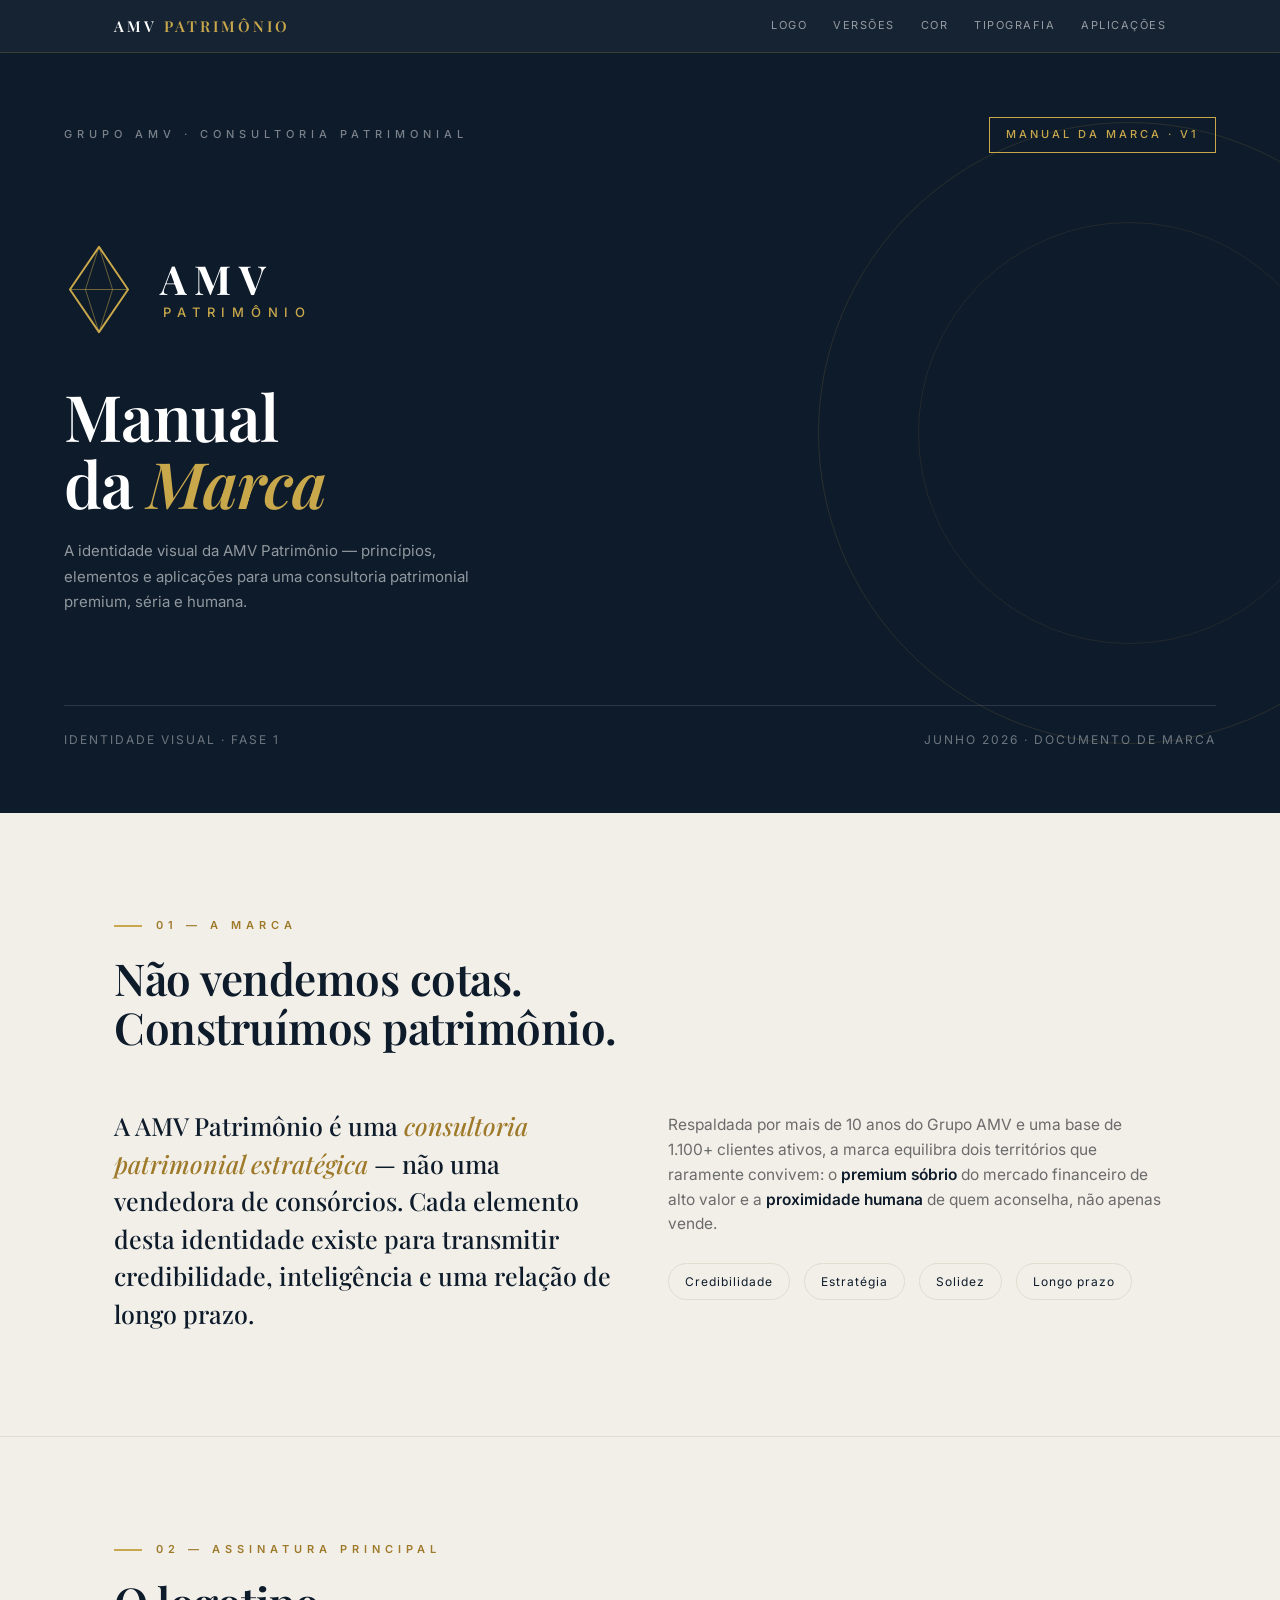
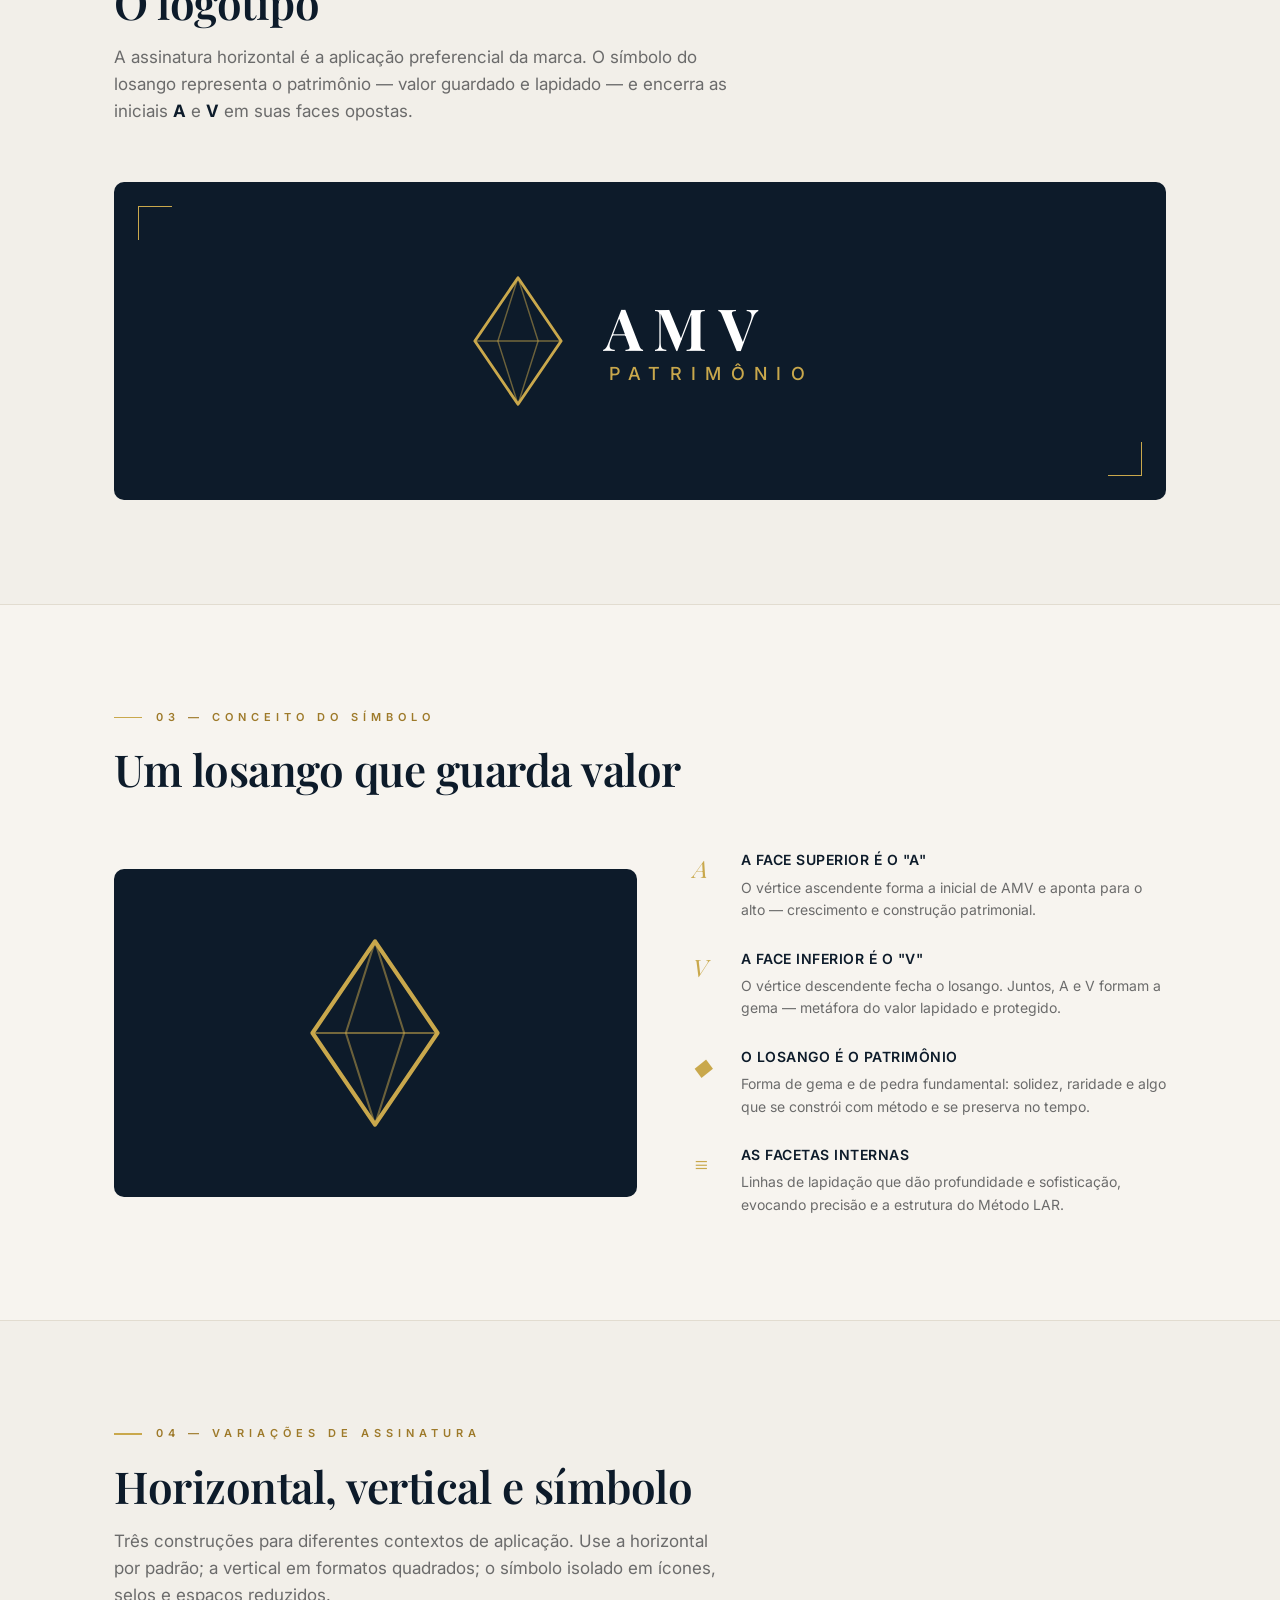
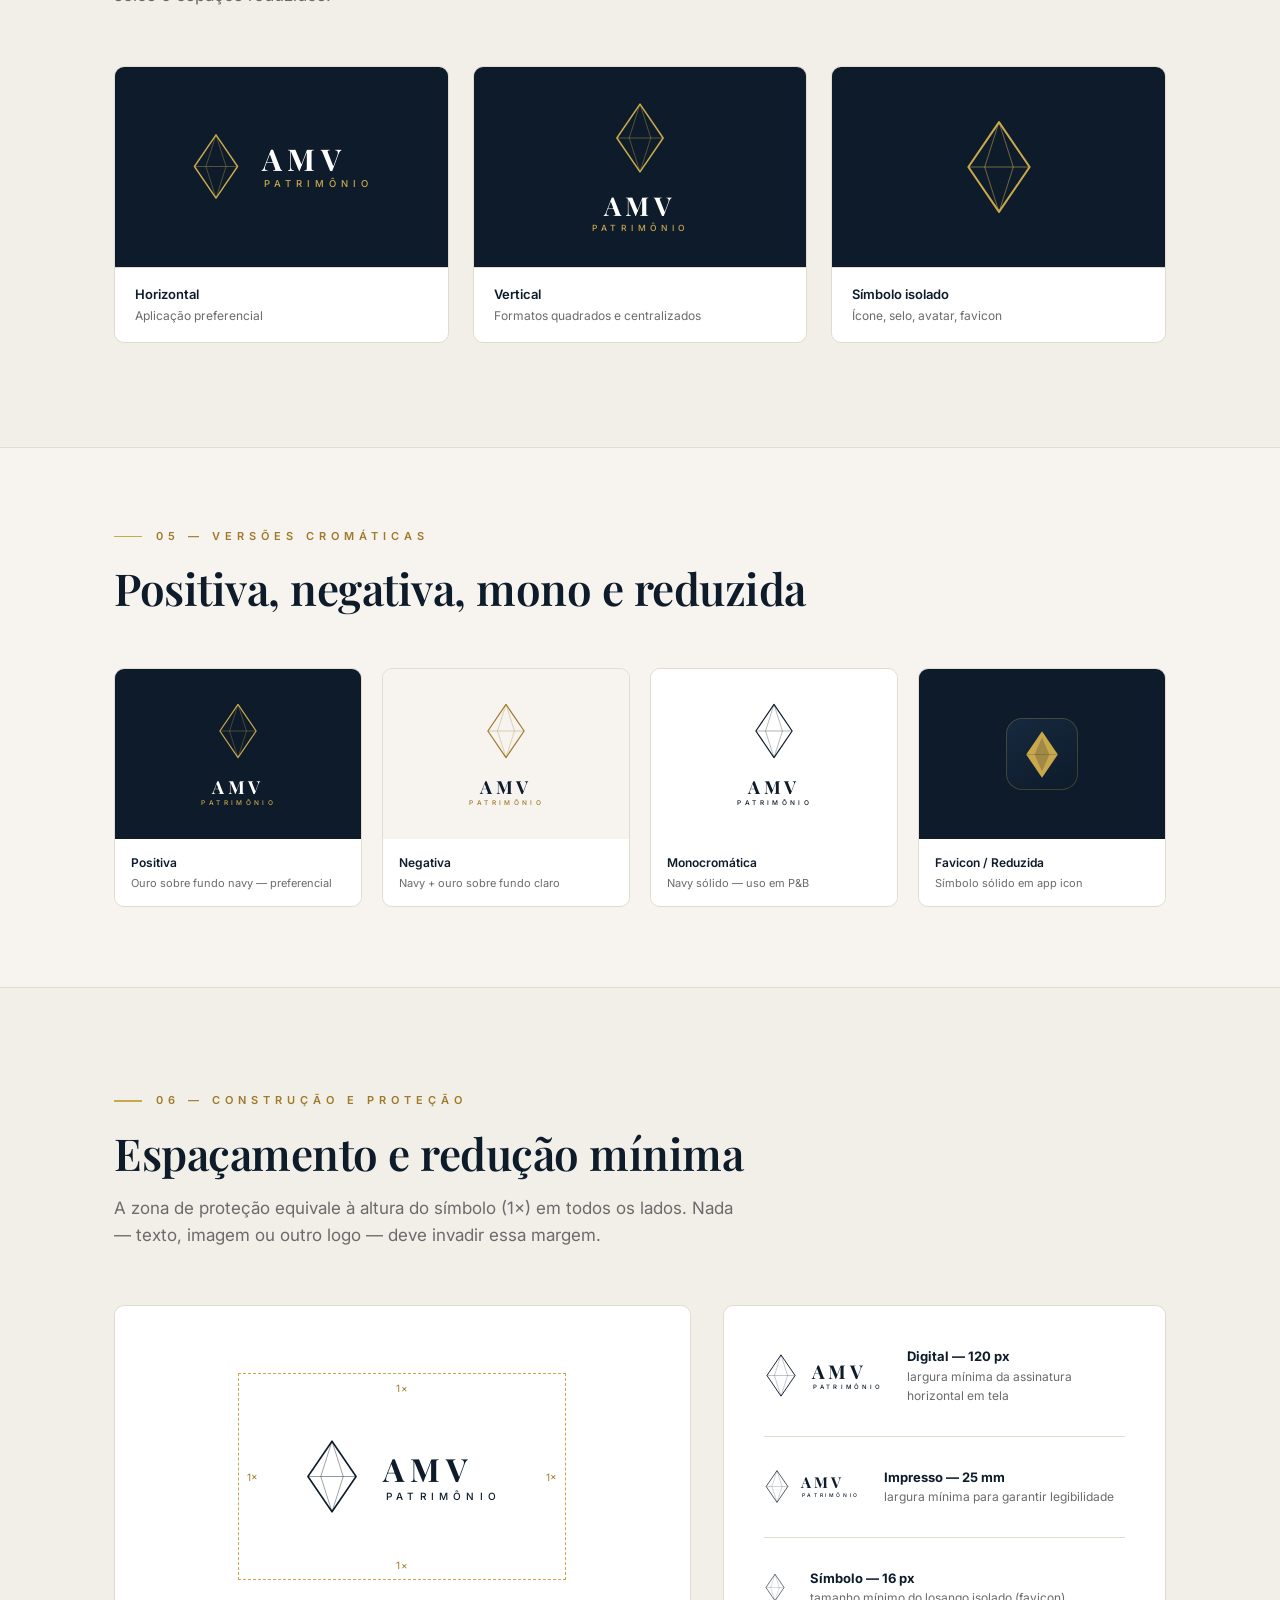
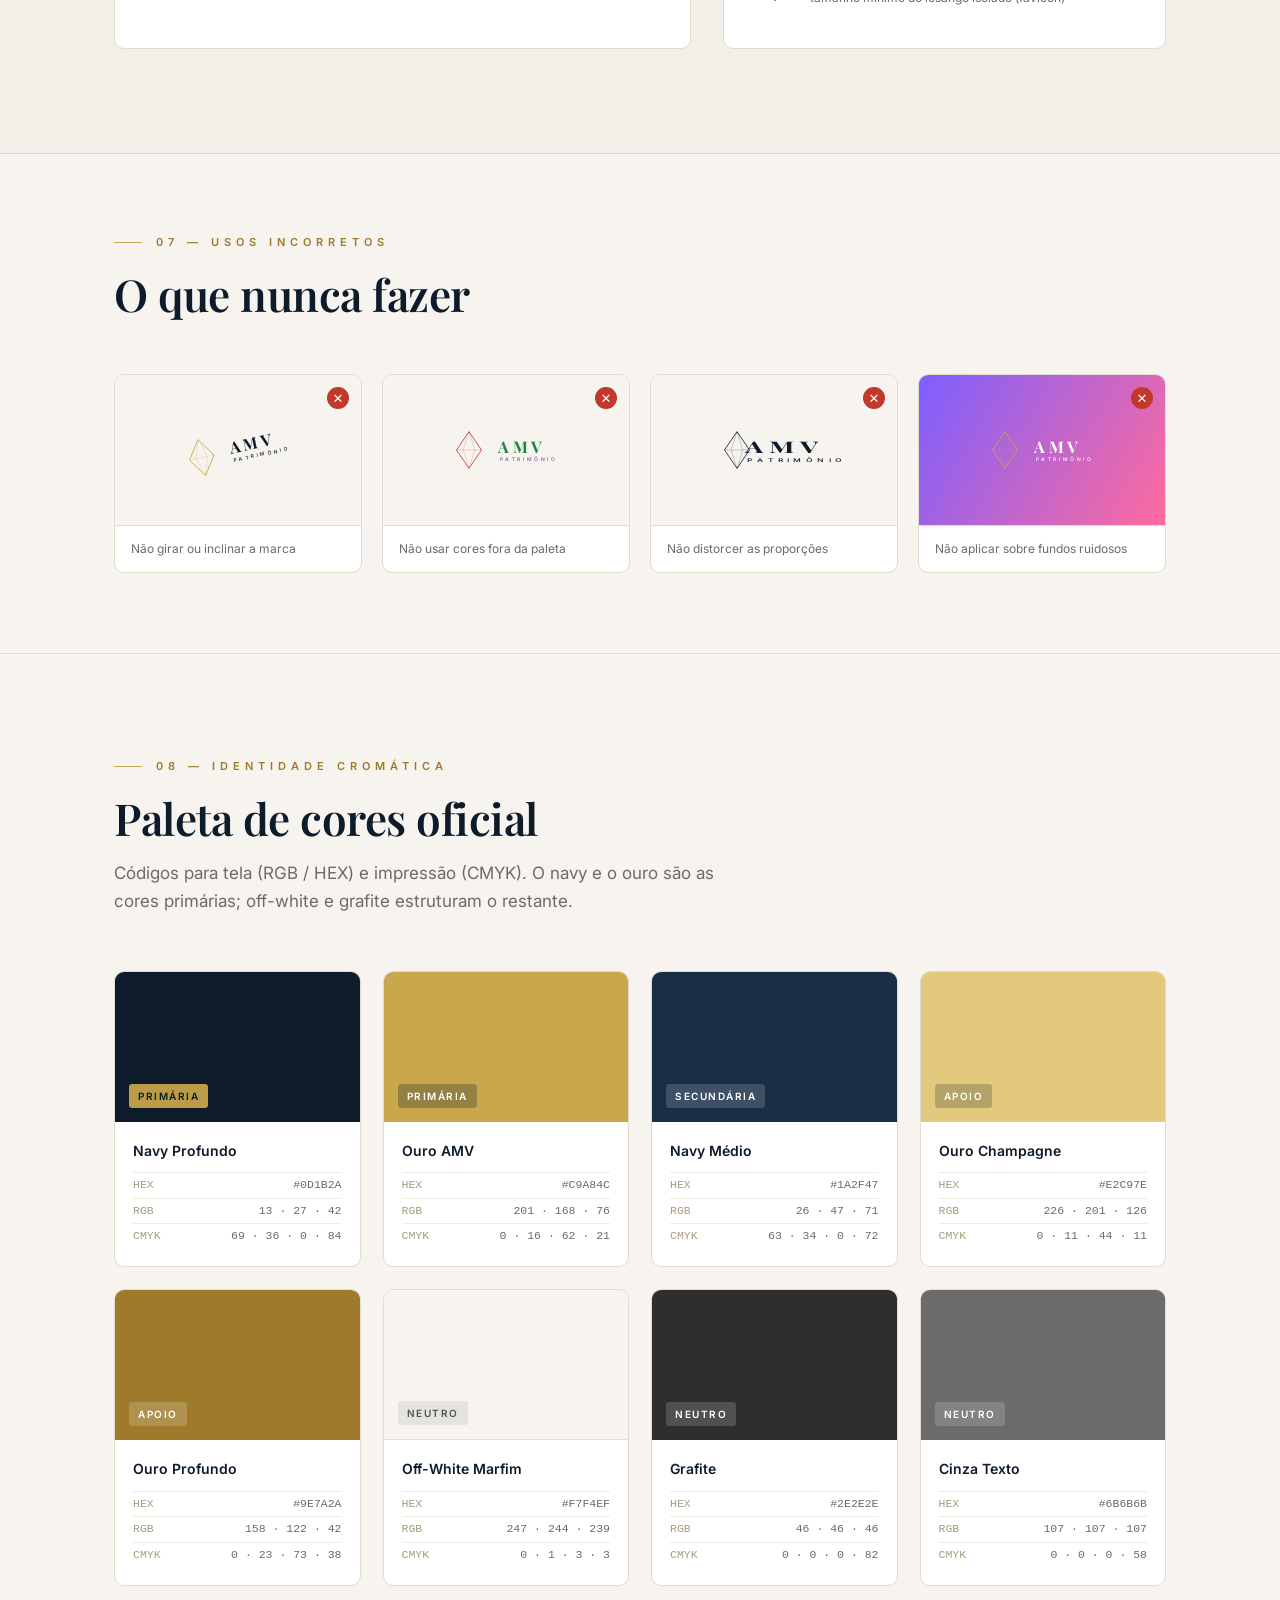
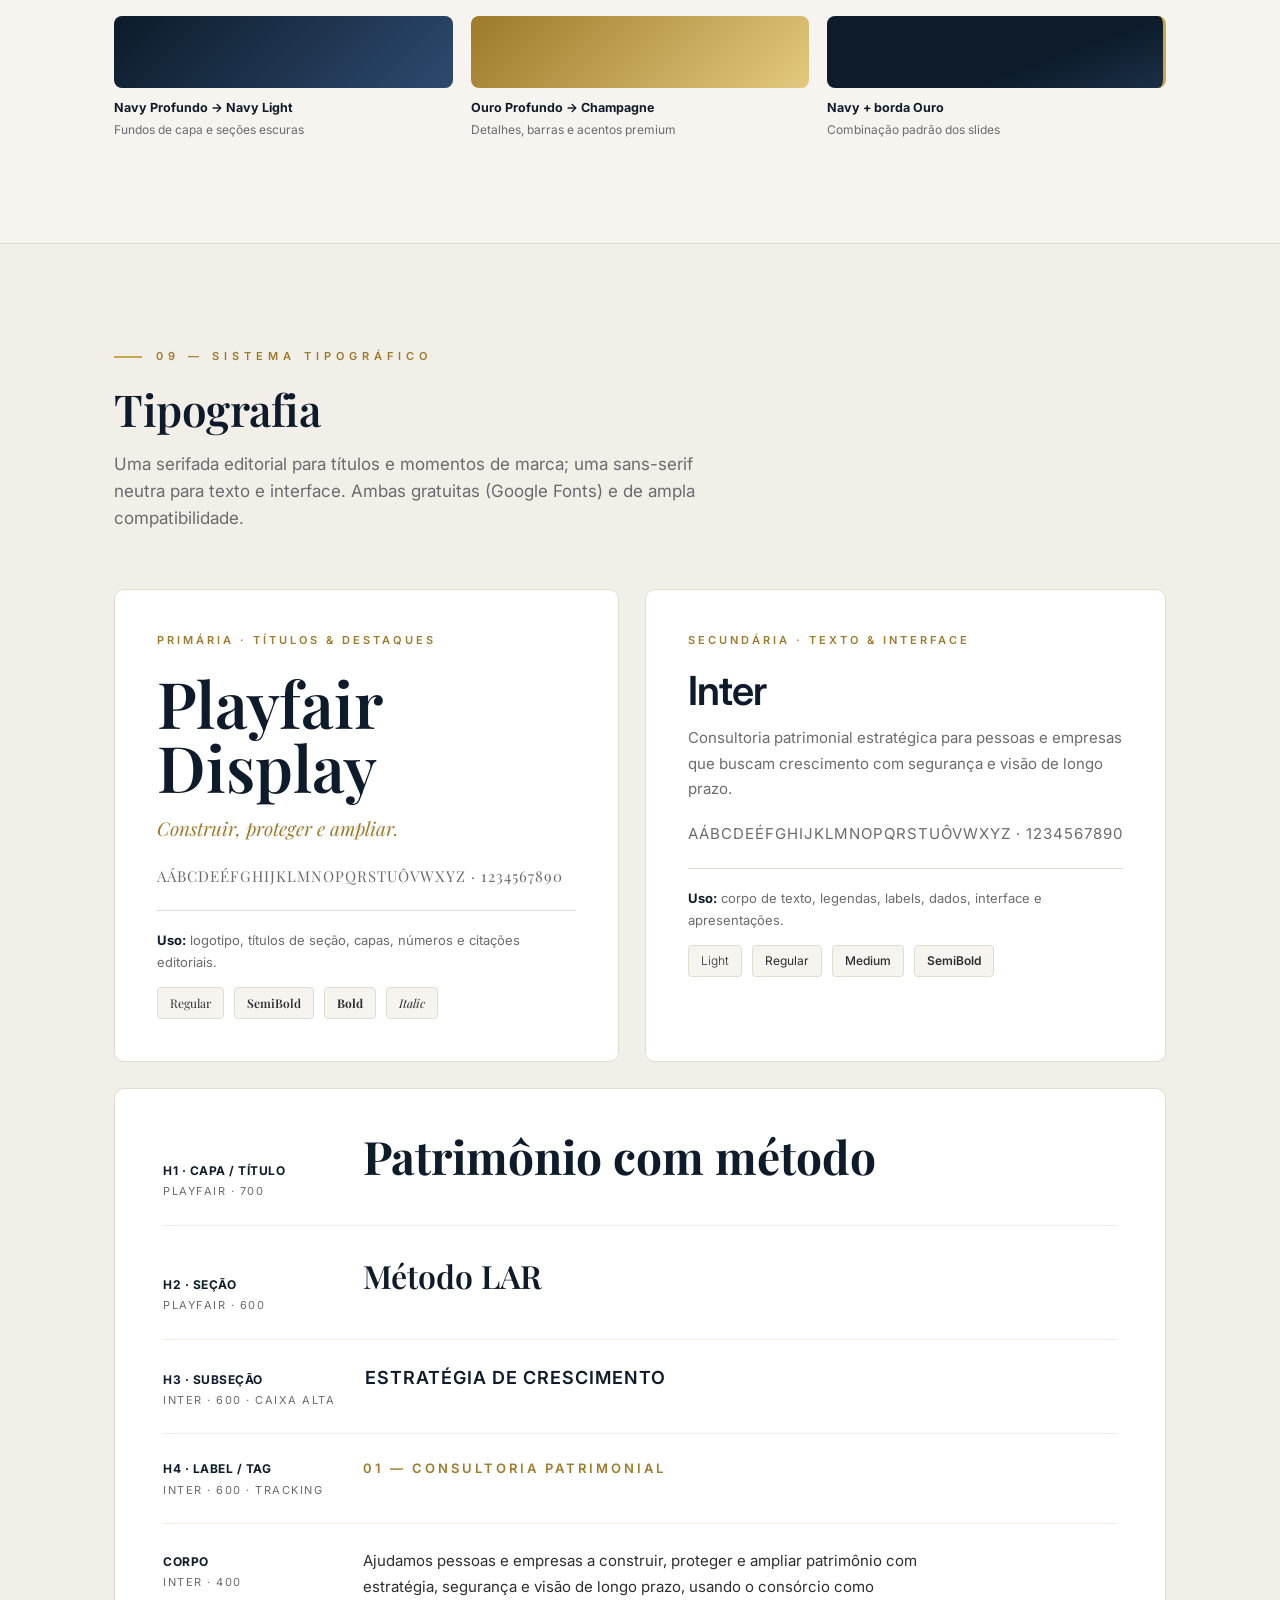
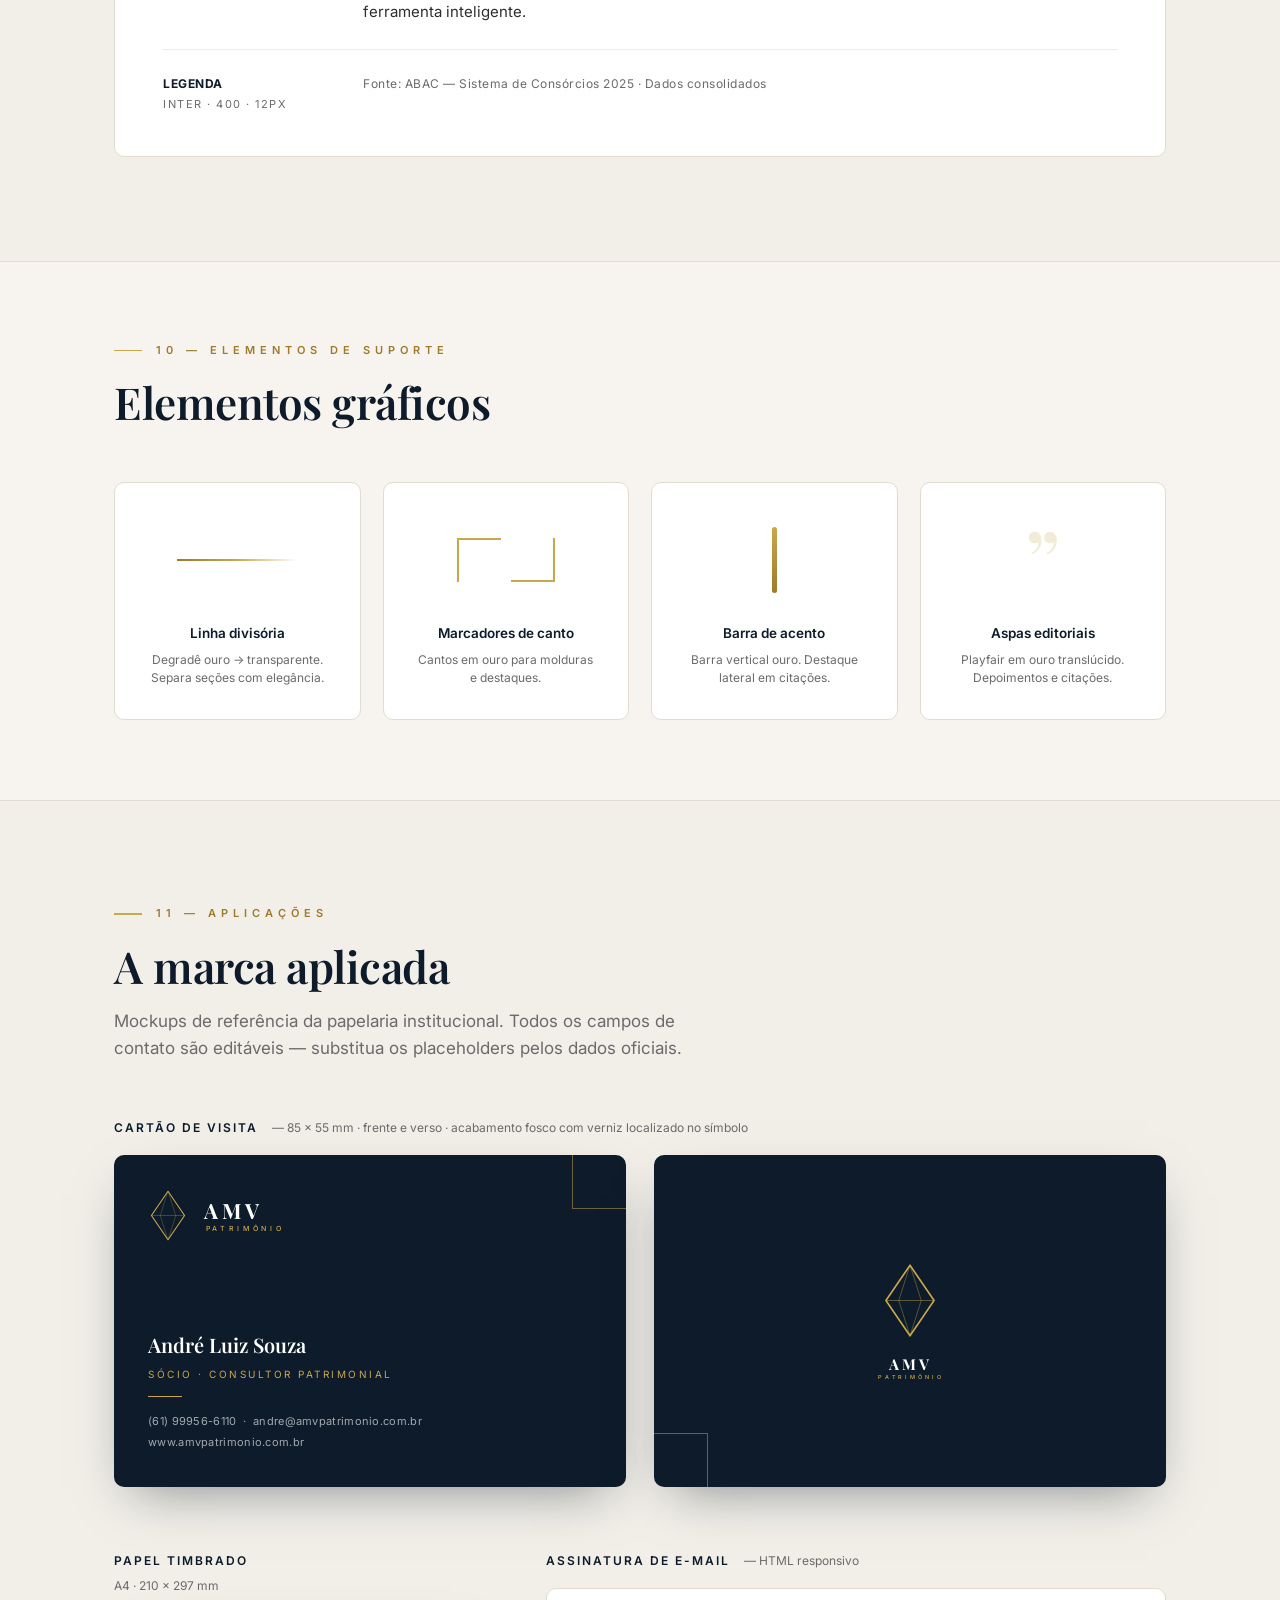
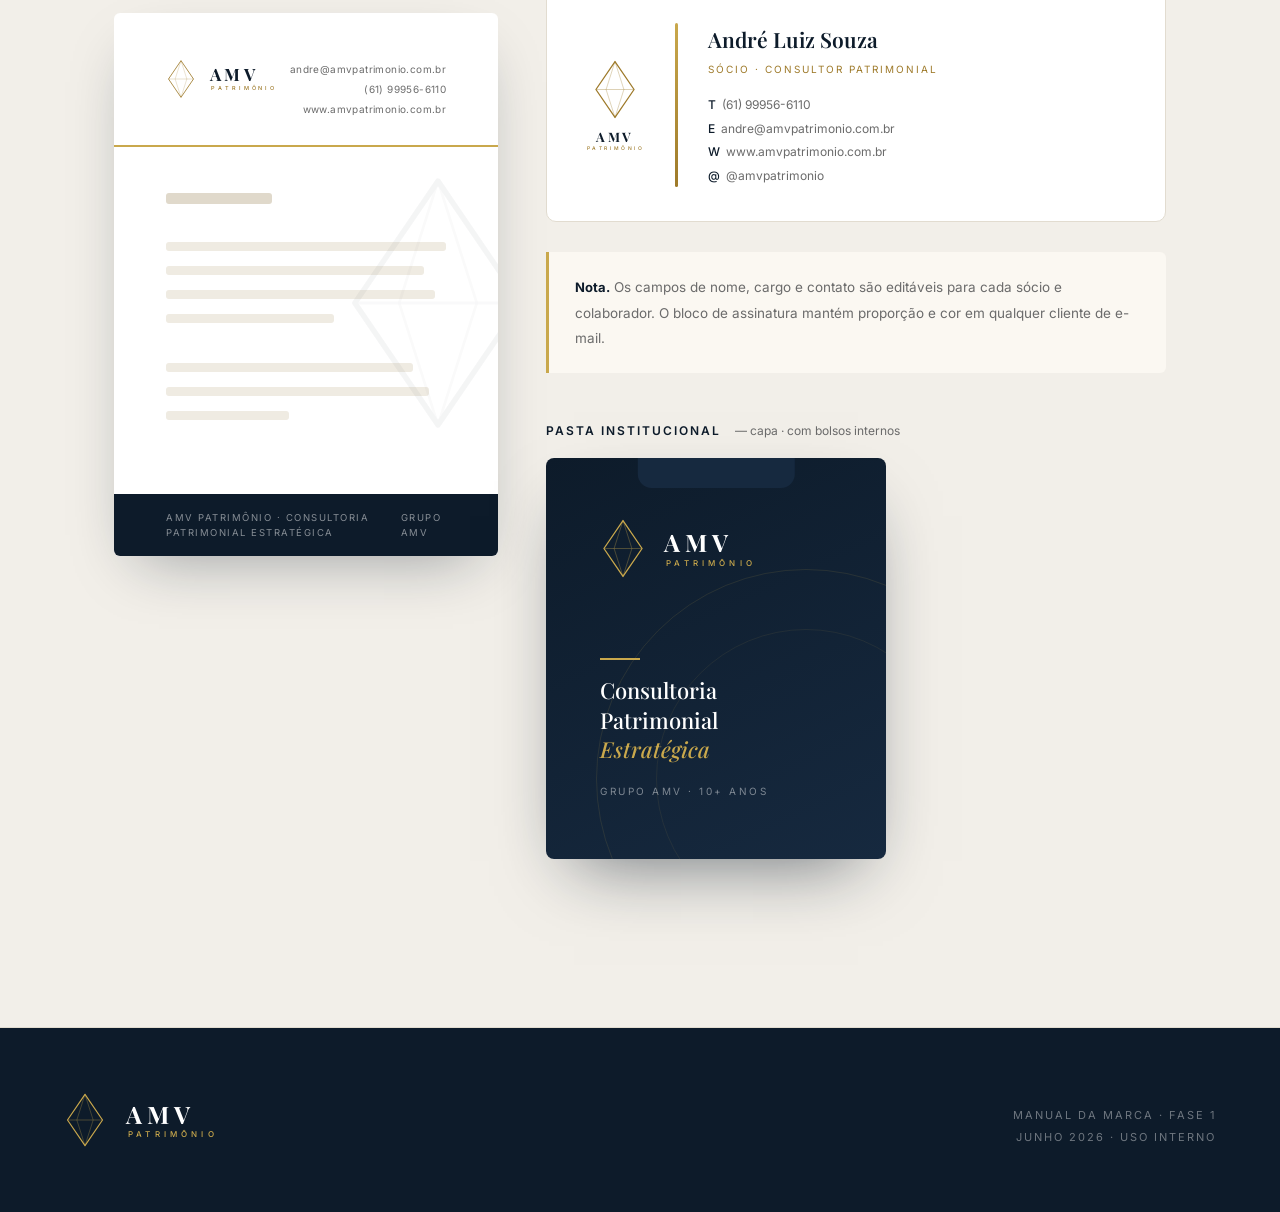
<file: manual.html>
<!DOCTYPE html>
<html lang="pt-BR">
<head>
<meta charset="UTF-8">
<meta name="viewport" content="width=device-width, initial-scale=1.0">
<title>AMV Patrimônio — Manual da Marca</title>
<link rel="stylesheet" href="assets/amv.css">
</head>
<body>

<!-- ============ REUSABLE MARKS (currentColor) ============ -->
<svg width="0" height="0" style="position:absolute" aria-hidden="true">
  <defs>
    <!-- Diamante (Losango AMV) -->
    <symbol id="m-diamond" viewBox="0 0 72 96">
      <path d="M36 4 L66 48 L36 92 L6 48 Z" fill="none" stroke="currentColor" stroke-width="2" stroke-linejoin="round"/>
      <path d="M6 48 H66" stroke="currentColor" stroke-width="1" stroke-opacity=".55"/>
      <path d="M36 4 L22 48 L36 92" fill="none" stroke="currentColor" stroke-width="1" stroke-opacity=".5" stroke-linejoin="round"/>
      <path d="M36 4 L50 48 L36 92" fill="none" stroke="currentColor" stroke-width="1" stroke-opacity=".5" stroke-linejoin="round"/>
    </symbol>
    <!-- Diamante sólido (favicon) -->
    <symbol id="m-diamond-solid" viewBox="0 0 72 96">
      <path d="M36 4 L66 48 L36 92 L6 48 Z" fill="currentColor"/>
      <path d="M36 16 L22 48 L36 80 L50 48 Z" fill="#0D1B2A" fill-opacity=".22"/>
      <path d="M6 48 H66" stroke="#0D1B2A" stroke-width="1.4" stroke-opacity=".25"/>
    </symbol>
    <!-- Vértice -->
    <symbol id="m-vertice" viewBox="0 0 86 80">
      <path d="M10 70 L43 12 L76 70" fill="none" stroke="currentColor" stroke-width="3" stroke-linejoin="round"/>
      <path d="M24 70 L43 36 L62 70" fill="none" stroke="currentColor" stroke-width="2.1" stroke-linejoin="round" stroke-opacity=".62"/>
    </symbol>
    <!-- Monograma A em selo -->
    <symbol id="m-hex" viewBox="0 0 76 76">
      <polygon points="38,5 67,21 67,55 38,71 9,55 9,21" fill="none" stroke="currentColor" stroke-width="2"/>
      <path d="M27 53 L38 23 L49 53 M31.4 44.5 H44.6" fill="none" stroke="currentColor" stroke-width="2.4" stroke-linejoin="round"/>
    </symbol>
  </defs>
</svg>

<!-- ============ STICKY NAV ============ -->
<div class="topbar">
  <div class="topbar-in">
    <div class="brand">AMV <b>PATRIMÔNIO</b></div>
    <nav>
      <a href="#logo">Logo</a>
      <a href="#versoes">Versões</a>
      <a href="#cor">Cor</a>
      <a href="#tipografia">Tipografia</a>
      <a href="#aplicacoes">Aplicações</a>
    </nav>
  </div>
</div>

<!-- ============ COVER ============ -->
<header class="cover" data-screen-label="Capa">
  <div class="cover-top">
    <div class="cover-kicker">Grupo AMV · Consultoria Patrimonial</div>
    <div class="cover-tag">Manual da Marca · v1</div>
  </div>

  <div class="cover-mid">
    <div class="lock" style="--gap:26px;">
      <svg class="mark" style="color:var(--ouro)" width="70" height="93"><use href="#m-diamond"/></svg>
      <div class="wm wm-on-dark" style="--amv:40px;--pat:13px;">
        <span class="amv">AMV</span>
        <span class="pat">Patrimônio</span>
      </div>
    </div>
    <h1>Manual<br>da <em>Marca</em></h1>
    <p class="cover-sub">A identidade visual da AMV Patrimônio — princípios, elementos e aplicações para uma consultoria patrimonial premium, séria e humana.</p>
  </div>

  <div class="cover-bot">
    <span>Identidade Visual · Fase 1</span>
    <span>Junho 2026 · Documento de Marca</span>
  </div>
</header>

<!-- ============ A MARCA ============ -->
<section class="section" id="marca">
  <div class="wrap">
    <div class="s-head">
      <div class="eyebrow">01 — A Marca</div>
      <h2 class="s-title">Não vendemos cotas.<br>Construímos patrimônio.</h2>
    </div>
    <div style="display:grid;grid-template-columns:1fr 1fr;gap:56px;align-items:start;">
      <p style="font-family:var(--serif);font-size:25px;line-height:1.5;color:var(--navy);font-weight:500;">
        A AMV Patrimônio é uma <em style="color:var(--ouro-d)">consultoria patrimonial estratégica</em> — não uma vendedora de consórcios. Cada elemento desta identidade existe para transmitir credibilidade, inteligência e uma relação de longo prazo.
      </p>
      <div style="display:flex;flex-direction:column;gap:22px;padding-top:6px;">
        <p style="font-size:15.5px;color:var(--cinza);">Respaldada por mais de 10 anos do Grupo AMV e uma base de 1.100+ clientes ativos, a marca equilibra dois territórios que raramente convivem: o <b style="color:var(--navy);font-weight:600;">premium sóbrio</b> do mercado financeiro de alto valor e a <b style="color:var(--navy);font-weight:600;">proximidade humana</b> de quem aconselha, não apenas vende.</p>
        <div style="display:flex;gap:14px;flex-wrap:wrap;margin-top:4px;">
          <span style="font-size:12px;letter-spacing:1px;color:var(--navy);border:1px solid var(--line);padding:8px 16px;border-radius:30px;">Credibilidade</span>
          <span style="font-size:12px;letter-spacing:1px;color:var(--navy);border:1px solid var(--line);padding:8px 16px;border-radius:30px;">Estratégia</span>
          <span style="font-size:12px;letter-spacing:1px;color:var(--navy);border:1px solid var(--line);padding:8px 16px;border-radius:30px;">Solidez</span>
          <span style="font-size:12px;letter-spacing:1px;color:var(--navy);border:1px solid var(--line);padding:8px 16px;border-radius:30px;">Longo prazo</span>
        </div>
      </div>
    </div>
  </div>
</section>

<!-- ============ LOGO PRINCIPAL ============ -->
<section class="section" id="logo">
  <div class="wrap">
    <div class="s-head">
      <div class="eyebrow">02 — Assinatura Principal</div>
      <h2 class="s-title">O logotipo</h2>
      <p class="s-lead">A assinatura horizontal é a aplicação preferencial da marca. O símbolo do losango representa o patrimônio — valor guardado e lapidado — e encerra as iniciais <b style="color:var(--navy)">A</b> e <b style="color:var(--navy)">V</b> em suas faces opostas.</p>
    </div>

    <div class="showcase">
      <span class="corner tl"></span>
      <span class="corner br"></span>
      <div class="lock" style="--gap:34px;">
        <svg class="mark" style="color:var(--ouro)" width="104" height="138"><use href="#m-diamond"/></svg>
        <div class="wm wm-on-dark" style="--amv:58px;--pat:18px;">
          <span class="amv">AMV</span>
          <span class="pat">Patrimônio</span>
        </div>
      </div>
    </div>
  </div>
</section>

<!-- ============ CONCEITO ============ -->
<section class="section" style="background:var(--off);">
  <div class="wrap">
    <div class="s-head">
      <div class="eyebrow">03 — Conceito do Símbolo</div>
      <h2 class="s-title">Um losango que guarda valor</h2>
    </div>
    <div class="concept-grid">
      <div class="concept-art">
        <svg class="mark" style="color:var(--ouro)" width="150" height="200"><use href="#m-diamond"/></svg>
      </div>
      <div class="concept-list">
        <div class="concept-item">
          <span class="concept-num">A</span>
          <div><h4>A face superior é o "A"</h4><p>O vértice ascendente forma a inicial de AMV e aponta para o alto — crescimento e construção patrimonial.</p></div>
        </div>
        <div class="concept-item">
          <span class="concept-num">V</span>
          <div><h4>A face inferior é o "V"</h4><p>O vértice descendente fecha o losango. Juntos, A e V formam a gema — metáfora do valor lapidado e protegido.</p></div>
        </div>
        <div class="concept-item">
          <span class="concept-num">◆</span>
          <div><h4>O losango é o patrimônio</h4><p>Forma de gema e de pedra fundamental: solidez, raridade e algo que se constrói com método e se preserva no tempo.</p></div>
        </div>
        <div class="concept-item">
          <span class="concept-num">≡</span>
          <div><h4>As facetas internas</h4><p>Linhas de lapidação que dão profundidade e sofisticação, evocando precisão e a estrutura do Método LAR.</p></div>
        </div>
      </div>
    </div>
  </div>
</section>

<!-- ============ VARIAÇÕES DE ASSINATURA ============ -->
<section class="section" id="versoes">
  <div class="wrap">
    <div class="s-head">
      <div class="eyebrow">04 — Variações de Assinatura</div>
      <h2 class="s-title">Horizontal, vertical e símbolo</h2>
      <p class="s-lead">Três construções para diferentes contextos de aplicação. Use a horizontal por padrão; a vertical em formatos quadrados; o símbolo isolado em ícones, selos e espaços reduzidos.</p>
    </div>

    <div class="var-grid">
      <div class="var-card">
        <div class="var-stage dark">
          <div class="lock" style="--gap:20px;">
            <svg class="mark" style="color:var(--ouro)" width="52" height="69"><use href="#m-diamond"/></svg>
            <div class="wm wm-on-dark" style="--amv:30px;--pat:9.5px;"><span class="amv">AMV</span><span class="pat">Patrimônio</span></div>
          </div>
        </div>
        <div class="var-foot"><div class="vn">Horizontal</div><div class="vd">Aplicação preferencial</div></div>
      </div>

      <div class="var-card">
        <div class="var-stage dark">
          <div class="lockv">
            <svg class="mark" style="color:var(--ouro)" width="56" height="74"><use href="#m-diamond"/></svg>
            <div class="wm wm-on-dark center" style="--amv:26px;--pat:8.5px;"><span class="amv">AMV</span><span class="pat">Patrimônio</span></div>
          </div>
        </div>
        <div class="var-foot"><div class="vn">Vertical</div><div class="vd">Formatos quadrados e centralizados</div></div>
      </div>

      <div class="var-card">
        <div class="var-stage dark">
          <svg class="mark" style="color:var(--ouro)" width="74" height="98"><use href="#m-diamond"/></svg>
        </div>
        <div class="var-foot"><div class="vn">Símbolo isolado</div><div class="vd">Ícone, selo, avatar, favicon</div></div>
      </div>
    </div>
  </div>
</section>

<!-- ============ VERSÕES CROMÁTICAS ============ -->
<section class="section tight" style="background:var(--off);">
  <div class="wrap">
    <div class="s-head">
      <div class="eyebrow">05 — Versões Cromáticas</div>
      <h2 class="s-title">Positiva, negativa, mono e reduzida</h2>
    </div>
    <div class="ver-grid">
      <div class="ver-card">
        <div class="ver-stage" style="background:var(--navy);">
          <div class="lockv">
            <svg class="mark" style="color:var(--ouro)" width="44" height="58"><use href="#m-diamond"/></svg>
            <div class="wm wm-on-dark center" style="--amv:18px;--pat:6.5px;"><span class="amv">AMV</span><span class="pat">Patrimônio</span></div>
          </div>
        </div>
        <div class="ver-foot"><div class="vn">Positiva</div><div class="vd">Ouro sobre fundo navy — preferencial</div></div>
      </div>

      <div class="ver-card">
        <div class="ver-stage" style="background:var(--off);">
          <div class="lockv">
            <svg class="mark" style="color:var(--ouro-d)" width="44" height="58"><use href="#m-diamond"/></svg>
            <div class="wm wm-on-light center" style="--amv:18px;--pat:6.5px;"><span class="amv">AMV</span><span class="pat">Patrimônio</span></div>
          </div>
        </div>
        <div class="ver-foot"><div class="vn">Negativa</div><div class="vd">Navy + ouro sobre fundo claro</div></div>
      </div>

      <div class="ver-card">
        <div class="ver-stage" style="background:#fff;">
          <div class="lockv">
            <svg class="mark" style="color:var(--navy)" width="44" height="58"><use href="#m-diamond"/></svg>
            <div class="wm wm-mono-dark center" style="--amv:18px;--pat:6.5px;"><span class="amv">AMV</span><span class="pat">Patrimônio</span></div>
          </div>
        </div>
        <div class="ver-foot"><div class="vn">Monocromática</div><div class="vd">Navy sólido — uso em P&B</div></div>
      </div>

      <div class="ver-card">
        <div class="ver-stage" style="background:var(--navy);">
          <div style="width:72px;height:72px;border-radius:16px;background:linear-gradient(150deg,#16293f,#0D1B2A);display:flex;align-items:center;justify-content:center;box-shadow:inset 0 0 0 1px rgba(201,168,76,.25);">
            <svg style="color:var(--ouro)" width="38" height="51"><use href="#m-diamond-solid"/></svg>
          </div>
        </div>
        <div class="ver-foot"><div class="vn">Favicon / Reduzida</div><div class="vd">Símbolo sólido em app icon</div></div>
      </div>
    </div>
  </div>
</section>

<!-- ============ ÁREA DE PROTEÇÃO ============ -->
<section class="section">
  <div class="wrap">
    <div class="s-head">
      <div class="eyebrow">06 — Construção e Proteção</div>
      <h2 class="s-title">Espaçamento e redução mínima</h2>
      <p class="s-lead">A zona de proteção equivale à altura do símbolo (1×) em todos os lados. Nada — texto, imagem ou outro logo — deve invadir essa margem.</p>
    </div>
    <div class="protect-grid">
      <div class="protect-box">
        <!-- clearspace illustration -->
        <div style="position:relative;padding:64px;outline:1px dashed var(--ouro);outline-offset:0;">
          <span style="position:absolute;top:6px;left:50%;transform:translateX(-50%);font-size:10px;color:var(--ouro-d);letter-spacing:1px;">1×</span>
          <span style="position:absolute;bottom:6px;left:50%;transform:translateX(-50%);font-size:10px;color:var(--ouro-d);letter-spacing:1px;">1×</span>
          <span style="position:absolute;left:8px;top:50%;transform:translateY(-50%);font-size:10px;color:var(--ouro-d);">1×</span>
          <span style="position:absolute;right:8px;top:50%;transform:translateY(-50%);font-size:10px;color:var(--ouro-d);">1×</span>
          <div class="lock" style="--gap:22px;">
            <svg class="mark" style="color:var(--navy)" width="58" height="77"><use href="#m-diamond"/></svg>
            <div class="wm wm-mono-dark" style="--amv:32px;--pat:10px;"><span class="amv">AMV</span><span class="pat">Patrimônio</span></div>
          </div>
        </div>
      </div>
      <div class="minsize">
        <div class="minsize-row">
          <div class="lock" style="--gap:14px;">
            <svg class="mark" style="color:var(--navy)" width="34" height="45"><use href="#m-diamond"/></svg>
            <div class="wm wm-mono-dark" style="--amv:19px;--pat:6px;"><span class="amv">AMV</span><span class="pat">Patrimônio</span></div>
          </div>
          <div class="lbl"><b>Digital — 120 px</b>largura mínima da assinatura horizontal em tela</div>
        </div>
        <div style="height:1px;background:var(--line);"></div>
        <div class="minsize-row">
          <div class="lock" style="--gap:11px;">
            <svg class="mark" style="color:var(--navy)" width="26" height="35"><use href="#m-diamond"/></svg>
            <div class="wm wm-mono-dark" style="--amv:15px;--pat:5px;"><span class="amv">AMV</span><span class="pat">Patrimônio</span></div>
          </div>
          <div class="lbl"><b>Impresso — 25 mm</b>largura mínima para garantir legibilidade</div>
        </div>
        <div style="height:1px;background:var(--line);"></div>
        <div class="minsize-row">
          <svg class="mark" style="color:var(--navy)" width="22" height="29"><use href="#m-diamond"/></svg>
          <div class="lbl"><b>Símbolo — 16 px</b>tamanho mínimo do losango isolado (favicon)</div>
        </div>
      </div>
    </div>
  </div>
</section>

<!-- ============ USOS INCORRETOS ============ -->
<section class="section tight" style="background:var(--off);">
  <div class="wrap">
    <div class="s-head">
      <div class="eyebrow">07 — Usos Incorretos</div>
      <h2 class="s-title">O que nunca fazer</h2>
    </div>
    <div class="misuse-grid">
      <div class="misuse">
        <div class="misuse-stage"><span class="misuse-x">✕</span>
          <div class="lock" style="--gap:14px;transform:rotate(-12deg);">
            <svg class="mark" style="color:var(--ouro)" width="30" height="40"><use href="#m-diamond"/></svg>
            <div class="wm wm-mono-dark" style="--amv:16px;--pat:5px;"><span class="amv">AMV</span><span class="pat">Patrimônio</span></div>
          </div>
        </div>
        <div class="misuse-cap">Não girar ou inclinar a marca</div>
      </div>
      <div class="misuse">
        <div class="misuse-stage"><span class="misuse-x">✕</span>
          <div class="lock" style="--gap:14px;">
            <svg class="mark" style="color:#C0392B" width="30" height="40"><use href="#m-diamond"/></svg>
            <div class="wm" style="--amv:16px;--pat:5px;"><span class="amv" style="color:#1E8449">AMV</span><span class="pat" style="color:#8E44AD">Patrimônio</span></div>
          </div>
        </div>
        <div class="misuse-cap">Não usar cores fora da paleta</div>
      </div>
      <div class="misuse">
        <div class="misuse-stage"><span class="misuse-x">✕</span>
          <div class="lock" style="--gap:14px;">
            <svg class="mark" style="color:var(--navy)" width="30" height="40"><use href="#m-diamond"/></svg>
            <div class="wm wm-mono-dark" style="--amv:16px;--pat:5px;transform:scaleX(1.7);"><span class="amv">AMV</span><span class="pat">Patrimônio</span></div>
          </div>
        </div>
        <div class="misuse-cap">Não distorcer as proporções</div>
      </div>
      <div class="misuse">
        <div class="misuse-stage" style="background:linear-gradient(120deg,#7d5fff,#ff6b9d);"><span class="misuse-x">✕</span>
          <div class="lock" style="--gap:14px;">
            <svg class="mark" style="color:var(--ouro)" width="30" height="40"><use href="#m-diamond"/></svg>
            <div class="wm wm-mono-light" style="--amv:16px;--pat:5px;"><span class="amv">AMV</span><span class="pat">Patrimônio</span></div>
          </div>
        </div>
        <div class="misuse-cap">Não aplicar sobre fundos ruidosos</div>
      </div>
    </div>
  </div>
</section>

<!-- ============ PALETA ============ -->
<section class="section" id="cor" style="background:var(--off);">
  <div class="wrap">
    <div class="s-head">
      <div class="eyebrow">08 — Identidade Cromática</div>
      <h2 class="s-title">Paleta de cores oficial</h2>
      <p class="s-lead">Códigos para tela (RGB / HEX) e impressão (CMYK). O navy e o ouro são as cores primárias; off-white e grafite estruturam o restante.</p>
    </div>

    <div class="pal-grid">
      <div class="sw">
        <div class="sw-color" style="background:#0D1B2A;"><span class="sw-badge" style="background:rgba(201,168,76,.92);color:#0D1B2A;">Primária</span></div>
        <div class="sw-info">
          <div class="sw-name">Navy Profundo</div>
          <div class="sw-row"><span>HEX</span><span>#0D1B2A</span></div>
          <div class="sw-row"><span>RGB</span><span>13 · 27 · 42</span></div>
          <div class="sw-row"><span>CMYK</span><span>69 · 36 · 0 · 84</span></div>
        </div>
      </div>
      <div class="sw">
        <div class="sw-color" style="background:#C9A84C;"><span class="sw-badge" style="background:rgba(13,27,42,.28);color:#fff;">Primária</span></div>
        <div class="sw-info">
          <div class="sw-name">Ouro AMV</div>
          <div class="sw-row"><span>HEX</span><span>#C9A84C</span></div>
          <div class="sw-row"><span>RGB</span><span>201 · 168 · 76</span></div>
          <div class="sw-row"><span>CMYK</span><span>0 · 16 · 62 · 21</span></div>
        </div>
      </div>
      <div class="sw">
        <div class="sw-color" style="background:#1A2F47;"><span class="sw-badge" style="background:rgba(255,255,255,.16);color:#fff;">Secundária</span></div>
        <div class="sw-info">
          <div class="sw-name">Navy Médio</div>
          <div class="sw-row"><span>HEX</span><span>#1A2F47</span></div>
          <div class="sw-row"><span>RGB</span><span>26 · 47 · 71</span></div>
          <div class="sw-row"><span>CMYK</span><span>63 · 34 · 0 · 72</span></div>
        </div>
      </div>
      <div class="sw">
        <div class="sw-color" style="background:#E2C97E;"><span class="sw-badge" style="background:rgba(13,27,42,.22);color:#fff;">Apoio</span></div>
        <div class="sw-info">
          <div class="sw-name">Ouro Champagne</div>
          <div class="sw-row"><span>HEX</span><span>#E2C97E</span></div>
          <div class="sw-row"><span>RGB</span><span>226 · 201 · 126</span></div>
          <div class="sw-row"><span>CMYK</span><span>0 · 11 · 44 · 11</span></div>
        </div>
      </div>
      <div class="sw">
        <div class="sw-color" style="background:#9E7A2A;"><span class="sw-badge" style="background:rgba(255,255,255,.18);color:#fff;">Apoio</span></div>
        <div class="sw-info">
          <div class="sw-name">Ouro Profundo</div>
          <div class="sw-row"><span>HEX</span><span>#9E7A2A</span></div>
          <div class="sw-row"><span>RGB</span><span>158 · 122 · 42</span></div>
          <div class="sw-row"><span>CMYK</span><span>0 · 23 · 73 · 38</span></div>
        </div>
      </div>
      <div class="sw">
        <div class="sw-color" style="background:#F7F4EF;border-bottom:1px solid #E5E0D8;"><span class="sw-badge" style="background:rgba(13,27,42,.08);color:#555;">Neutro</span></div>
        <div class="sw-info">
          <div class="sw-name">Off-White Marfim</div>
          <div class="sw-row"><span>HEX</span><span>#F7F4EF</span></div>
          <div class="sw-row"><span>RGB</span><span>247 · 244 · 239</span></div>
          <div class="sw-row"><span>CMYK</span><span>0 · 1 · 3 · 3</span></div>
        </div>
      </div>
      <div class="sw">
        <div class="sw-color" style="background:#2E2E2E;"><span class="sw-badge" style="background:rgba(255,255,255,.16);color:#fff;">Neutro</span></div>
        <div class="sw-info">
          <div class="sw-name">Grafite</div>
          <div class="sw-row"><span>HEX</span><span>#2E2E2E</span></div>
          <div class="sw-row"><span>RGB</span><span>46 · 46 · 46</span></div>
          <div class="sw-row"><span>CMYK</span><span>0 · 0 · 0 · 82</span></div>
        </div>
      </div>
      <div class="sw">
        <div class="sw-color" style="background:#6B6B6B;"><span class="sw-badge" style="background:rgba(255,255,255,.16);color:#fff;">Neutro</span></div>
        <div class="sw-info">
          <div class="sw-name">Cinza Texto</div>
          <div class="sw-row"><span>HEX</span><span>#6B6B6B</span></div>
          <div class="sw-row"><span>RGB</span><span>107 · 107 · 107</span></div>
          <div class="sw-row"><span>CMYK</span><span>0 · 0 · 0 · 58</span></div>
        </div>
      </div>
    </div>

    <div class="grad-grid">
      <div><div class="grad" style="background:linear-gradient(135deg,#0D1B2A,#2C4A6E);"></div><div class="grad-lbl"><b>Navy Profundo → Navy Light</b>Fundos de capa e seções escuras</div></div>
      <div><div class="grad" style="background:linear-gradient(135deg,#9E7A2A,#E2C97E);"></div><div class="grad-lbl"><b>Ouro Profundo → Champagne</b>Detalhes, barras e acentos premium</div></div>
      <div><div class="grad" style="background:linear-gradient(160deg,#0D1B2A 62%,#1A2F47 100%);border-right:3px solid #C9A84C;"></div><div class="grad-lbl"><b>Navy + borda Ouro</b>Combinação padrão dos slides</div></div>
    </div>
  </div>
</section>

<!-- ============ TIPOGRAFIA ============ -->
<section class="section" id="tipografia">
  <div class="wrap">
    <div class="s-head">
      <div class="eyebrow">09 — Sistema Tipográfico</div>
      <h2 class="s-title">Tipografia</h2>
      <p class="s-lead">Uma serifada editorial para títulos e momentos de marca; uma sans-serif neutra para texto e interface. Ambas gratuitas (Google Fonts) e de ampla compatibilidade.</p>
    </div>

    <div class="type-grid">
      <div class="type-card">
        <div class="tl">Primária · Títulos & Destaques</div>
        <div class="type-spec-serif">Playfair Display</div>
        <div style="font-family:var(--serif);font-style:italic;font-size:19px;color:var(--ouro-d);margin-bottom:20px;">Construir, proteger e ampliar.</div>
        <div class="type-glyphs" style="font-family:var(--serif)">AÁBCDEÉFGHIJKLMNOPQRSTUÔVWXYZ&nbsp;·&nbsp;1234567890</div>
        <div class="type-meta"><b>Uso:</b> logotipo, títulos de seção, capas, números e citações editoriais.
        <div class="weights">
          <span style="font-family:var(--serif);font-weight:400;">Regular</span>
          <span style="font-family:var(--serif);font-weight:600;">SemiBold</span>
          <span style="font-family:var(--serif);font-weight:700;">Bold</span>
          <span style="font-family:var(--serif);font-style:italic;">Italic</span>
        </div></div>
      </div>

      <div class="type-card">
        <div class="tl">Secundária · Texto & Interface</div>
        <div class="type-spec-sans">Inter</div>
        <div style="font-family:var(--sans);font-size:15px;color:var(--cinza);line-height:1.7;margin-bottom:20px;">Consultoria patrimonial estratégica para pessoas e empresas que buscam crescimento com segurança e visão de longo prazo.</div>
        <div class="type-glyphs">AÁBCDEÉFGHIJKLMNOPQRSTUÔVWXYZ&nbsp;·&nbsp;1234567890</div>
        <div class="type-meta"><b>Uso:</b> corpo de texto, legendas, labels, dados, interface e apresentações.
        <div class="weights">
          <span style="font-weight:300;">Light</span>
          <span style="font-weight:400;">Regular</span>
          <span style="font-weight:500;">Medium</span>
          <span style="font-weight:600;">SemiBold</span>
        </div></div>
      </div>
    </div>

    <div class="hier">
      <div class="hier-row"><div class="hier-meta"><b>H1 · Capa / Título</b>Playfair · 700</div><div class="hh1">Patrimônio com método</div></div>
      <div class="hier-row"><div class="hier-meta"><b>H2 · Seção</b>Playfair · 600</div><div class="hh2">Método LAR</div></div>
      <div class="hier-row"><div class="hier-meta"><b>H3 · Subseção</b>Inter · 600 · caixa alta</div><div class="hh3">Estratégia de Crescimento</div></div>
      <div class="hier-row"><div class="hier-meta"><b>H4 · Label / Tag</b>Inter · 600 · tracking</div><div class="hh4">01 — Consultoria Patrimonial</div></div>
      <div class="hier-row"><div class="hier-meta"><b>Corpo</b>Inter · 400</div><div class="hbody">Ajudamos pessoas e empresas a construir, proteger e ampliar patrimônio com estratégia, segurança e visão de longo prazo, usando o consórcio como ferramenta inteligente.</div></div>
      <div class="hier-row"><div class="hier-meta"><b>Legenda</b>Inter · 400 · 12px</div><div class="hcap">Fonte: ABAC — Sistema de Consórcios 2025 · Dados consolidados</div></div>
    </div>
  </div>
</section>

<!-- ============ ELEMENTOS GRÁFICOS ============ -->
<section class="section tight" style="background:var(--off);">
  <div class="wrap">
    <div class="s-head">
      <div class="eyebrow">10 — Elementos de Suporte</div>
      <h2 class="s-title">Elementos gráficos</h2>
    </div>
    <div class="el-grid">
      <div class="el-card">
        <div class="el-prev"><div class="gold-divider"></div></div>
        <div class="el-name">Linha divisória</div>
        <div class="el-desc">Degradê ouro → transparente. Separa seções com elegância.</div>
      </div>
      <div class="el-card">
        <div class="el-prev"><div style="display:flex;gap:10px;"><div class="corner-mark"></div><div class="corner-mark" style="border-top:none;border-left:none;border-right:2px solid var(--ouro);border-bottom:2px solid var(--ouro);"></div></div></div>
        <div class="el-name">Marcadores de canto</div>
        <div class="el-desc">Cantos em ouro para molduras e destaques.</div>
      </div>
      <div class="el-card">
        <div class="el-prev"><div class="accent-bar"></div></div>
        <div class="el-name">Barra de acento</div>
        <div class="el-desc">Barra vertical ouro. Destaque lateral em citações.</div>
      </div>
      <div class="el-card">
        <div class="el-prev"><div style="font-family:var(--serif);font-size:90px;color:var(--ouro);opacity:.22;line-height:.6;">&rdquo;</div></div>
        <div class="el-name">Aspas editoriais</div>
        <div class="el-desc">Playfair em ouro translúcido. Depoimentos e citações.</div>
      </div>
    </div>
  </div>
</section>

<!-- ============ APLICAÇÕES ============ -->
<section class="section" id="aplicacoes">
  <div class="wrap">
    <div class="s-head">
      <div class="eyebrow">11 — Aplicações</div>
      <h2 class="s-title">A marca aplicada</h2>
      <p class="s-lead">Mockups de referência da papelaria institucional. Todos os campos de contato são editáveis — substitua os placeholders pelos dados oficiais.</p>
    </div>

    <!-- Cartão de visita -->
    <div class="app-block">
      <div class="app-head"><span class="an">Cartão de Visita</span><span class="ad">— 85 × 55 mm · frente e verso · acabamento fosco com verniz localizado no símbolo</span></div>
      <div class="bc-pair">
        <div class="bc bc-front">
          <span class="bc-corner"></span>
          <div class="lock" style="--gap:16px;">
            <svg class="mark" style="color:var(--ouro)" width="40" height="53"><use href="#m-diamond"/></svg>
            <div class="wm wm-on-dark" style="--amv:21px;--pat:7px;"><span class="amv">AMV</span><span class="pat">Patrimônio</span></div>
          </div>
          <div>
            <div class="bc-name">André Luiz Souza</div>
            <div class="bc-role">Sócio · Consultor Patrimonial</div>
            <div class="bc-line"></div>
            <div class="bc-detail">(61) 99956-6110&nbsp;&nbsp;·&nbsp;&nbsp;andre@amvpatrimonio.com.br<br>www.amvpatrimonio.com.br</div>
          </div>
        </div>
        <div class="bc bc-back">
          <span class="bc-corner bl"></span>
          <div class="lockv">
            <svg class="mark" style="color:var(--ouro)" width="58" height="77"><use href="#m-diamond"/></svg>
            <div class="wm wm-on-dark center" style="--amv:15px;--pat:5.5px;"><span class="amv">AMV</span><span class="pat">Patrimônio</span></div>
          </div>
        </div>
      </div>
    </div>

    <!-- Papel timbrado + assinatura -->
    <div class="app-block">
      <div style="display:grid;grid-template-columns:0.62fr 1fr;gap:48px;align-items:start;">
        <div>
          <div class="app-head"><span class="an">Papel Timbrado</span></div>
          <div class="app-head" style="margin-top:-12px;"><span class="ad">A4 · 210 × 297 mm</span></div>
          <div class="lh">
            <div class="lh-head">
              <div class="lock" style="--gap:14px;">
                <svg class="mark" style="color:var(--ouro-d)" width="30" height="40"><use href="#m-diamond"/></svg>
                <div class="wm wm-on-light" style="--amv:17px;--pat:5.5px;"><span class="amv">AMV</span><span class="pat">Patrimônio</span></div>
              </div>
              <div class="lh-contact">andre@amvpatrimonio.com.br<br>(61) 99956-6110<br>www.amvpatrimonio.com.br</div>
            </div>
            <div class="lh-body">
              <div class="lh-textline" style="width:38%;background:#E0D9CB;height:11px;"></div>
              <div style="height:8px;"></div>
              <div class="lh-textline"></div>
              <div class="lh-textline" style="width:92%;"></div>
              <div class="lh-textline" style="width:96%;"></div>
              <div class="lh-textline" style="width:60%;"></div>
              <div style="height:10px;"></div>
              <div class="lh-textline" style="width:88%;"></div>
              <div class="lh-textline" style="width:94%;"></div>
              <div class="lh-textline" style="width:44%;"></div>
              <svg class="mark lh-watermark" style="color:var(--navy)" width="200" height="266"><use href="#m-diamond"/></svg>
            </div>
            <div class="lh-foot">
              <span>AMV Patrimônio · Consultoria Patrimonial Estratégica</span>
              <span>Grupo AMV</span>
            </div>
          </div>
        </div>

        <div>
          <div class="app-head"><span class="an">Assinatura de E-mail</span><span class="ad">— HTML responsivo</span></div>
          <div class="sig">
            <div class="lockv" style="gap:10px;">
              <svg class="mark" style="color:var(--ouro-d)" width="46" height="61"><use href="#m-diamond"/></svg>
              <div class="wm wm-on-light center" style="--amv:13px;--pat:5px;"><span class="amv">AMV</span><span class="pat">Patrimônio</span></div>
            </div>
            <div class="sig-divider"></div>
            <div>
              <div class="sig-name">André Luiz Souza</div>
              <div class="sig-role">Sócio · Consultor Patrimonial</div>
              <div class="sig-detail">
                <b>T</b>&nbsp; (61) 99956-6110<br>
                <b>E</b>&nbsp; andre@amvpatrimonio.com.br<br>
                <b>W</b>&nbsp; www.amvpatrimonio.com.br<br>
                <b>@</b>&nbsp; @amvpatrimonio
              </div>
            </div>
          </div>
          <div class="note">
            <b>Nota.</b> <span>Os campos de nome, cargo e contato são editáveis para cada sócio e colaborador. O bloco de assinatura mantém proporção e cor em qualquer cliente de e-mail.</span>
          </div>

          <div class="app-head" style="margin-top:48px;"><span class="an">Pasta Institucional</span><span class="ad">— capa · com bolsos internos</span></div>
          <div style="max-width:340px;">
            <div class="folder">
              <div class="folder-ring"></div>
              <div class="folder-ring two"></div>
              <div class="lock" style="--gap:18px;position:relative;z-index:2;">
                <svg class="mark" style="color:var(--ouro)" width="46" height="61"><use href="#m-diamond"/></svg>
                <div class="wm wm-on-dark" style="--amv:24px;--pat:8px;"><span class="amv">AMV</span><span class="pat">Patrimônio</span></div>
              </div>
              <div style="position:relative;z-index:2;">
                <div style="width:40px;height:2px;background:var(--ouro);margin-bottom:16px;"></div>
                <div style="font-family:var(--serif);font-size:22px;color:#fff;font-weight:500;line-height:1.35;">Consultoria<br>Patrimonial<br><em style="color:var(--ouro);font-style:italic;">Estratégica</em></div>
                <div style="font-size:10px;letter-spacing:2.5px;text-transform:uppercase;color:rgba(255,255,255,.45);margin-top:18px;">Grupo AMV · 10+ anos</div>
              </div>
            </div>
          </div>
        </div>
      </div>
    </div>
  </div>
</section>

<!-- ============ FOOTER ============ -->
<footer class="foot">
  <div class="foot-in">
    <div>
      <div class="lock" style="--gap:20px;">
        <svg class="mark" style="color:var(--ouro)" width="42" height="56"><use href="#m-diamond"/></svg>
        <div class="wm wm-on-dark" style="--amv:24px;--pat:8px;"><span class="amv">AMV</span><span class="pat">Patrimônio</span></div>
      </div>
    </div>
    <div class="foot-r">
      Manual da Marca · Fase 1<br>
      Junho 2026 · Uso interno
    </div>
  </div>
</footer>

</body>
</html>
</file>
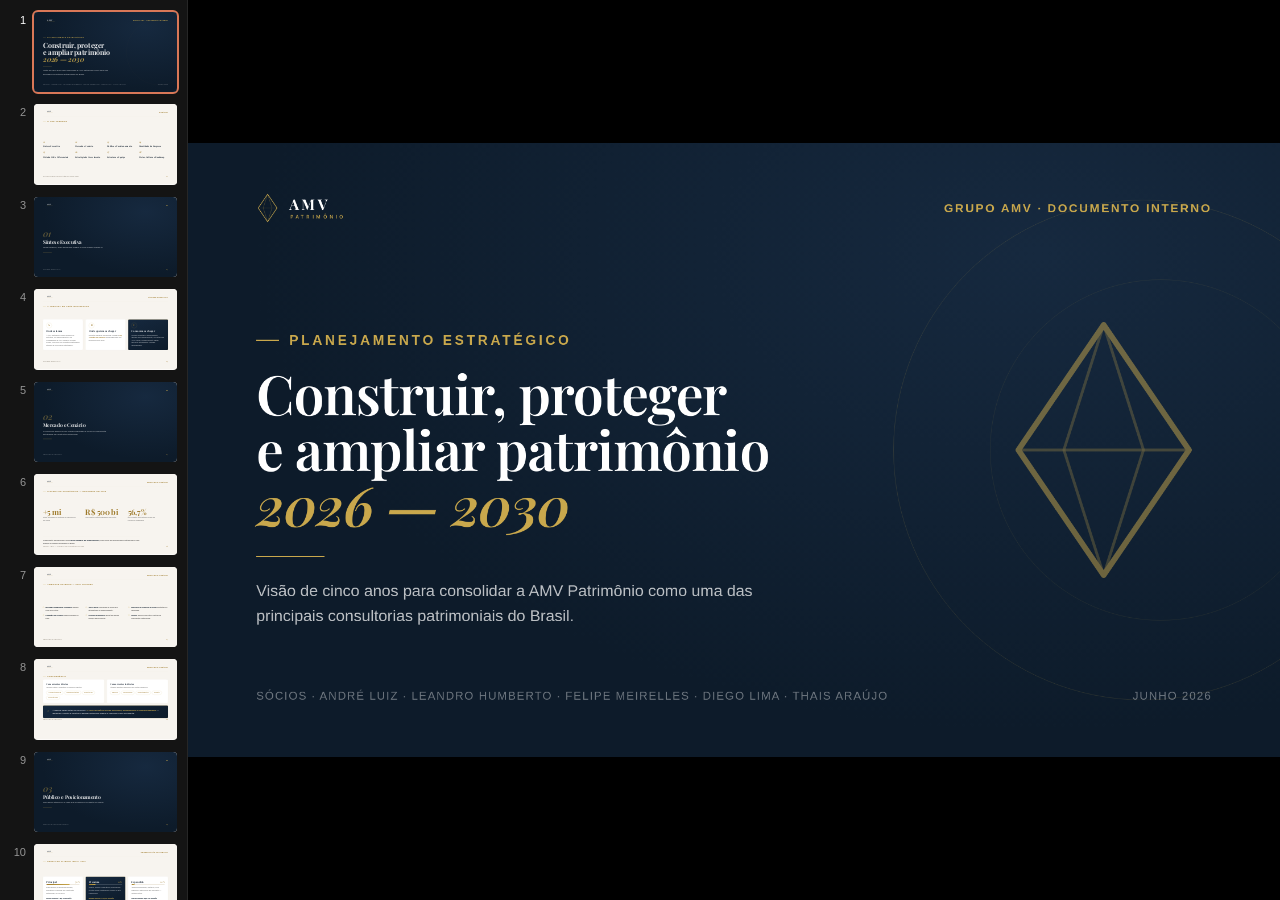
<file: planejamento-print.html>
<!DOCTYPE html>
<html lang="pt-BR">
<head>
<meta charset="UTF-8">
<meta name="viewport" content="width=device-width, initial-scale=1.0">
<title>AMV Patrimônio — Planejamento Estratégico 2026–2030</title>
<link rel="stylesheet" href="assets/deck-amv.css">
</head>
<body>

<svg width="0" height="0" style="position:absolute" aria-hidden="true"><defs>
  <symbol id="m-diamond" viewBox="0 0 72 96">
    <path d="M36 4 L66 48 L36 92 L6 48 Z" fill="none" stroke="currentColor" stroke-width="2" stroke-linejoin="round"/>
    <path d="M6 48 H66" stroke="currentColor" stroke-width="1" stroke-opacity=".55"/>
    <path d="M36 4 L22 48 L36 92" fill="none" stroke="currentColor" stroke-width="1" stroke-opacity=".5" stroke-linejoin="round"/>
    <path d="M36 4 L50 48 L36 92" fill="none" stroke="currentColor" stroke-width="1" stroke-opacity=".5" stroke-linejoin="round"/>
  </symbol>
</defs></svg>

<deck-stage width="1920" height="1080">

  <!-- 01 · CAPA -->
  <section class="s deep">
    <div class="cover-art">
      <div class="cover-ring" style="width:880px;height:880px;right:-200px;top:50%;transform:translateY(-50%);"></div>
      <div class="cover-ring" style="width:600px;height:600px;right:-90px;top:50%;transform:translateY(-50%);opacity:.6;"></div>
      <svg class="mark" style="position:absolute;right:130px;top:50%;transform:translateY(-50%);opacity:.5;color:var(--ouro)" width="360" height="480"><use href="#m-diamond"/></svg>
    </div>
    <div class="pad">
      <div class="topline" style="border:none;">
        <div class="lock" style="--gap:18px;"><svg class="mark" width="40" height="53"><use href="#m-diamond"/></svg>
          <div class="wm dk" style="--amv:26px;--pat:8.5px;"><span class="amv">AMV</span><span class="pat">Patrimônio</span></div></div>
        <div class="chip">Grupo AMV · Documento Interno</div>
      </div>
      <div class="center-col">
        <div class="kicker">Planejamento Estratégico</div>
        <h1 class="h-xl" style="color:#fff;">Construir, proteger<br>e ampliar patrimônio<br><em class="g" style="font-style:italic;">2026 — 2030</em></h1>
        <div class="divider-rule"></div>
        <p class="lead" style="margin-top:38px;max-width:900px;">Visão de cinco anos para consolidar a AMV Patrimônio como uma das principais consultorias patrimoniais do Brasil.</p>
      </div>
      <div class="foot" style="border:none;">
        <span>Sócios · André Luiz · Leandro Humberto · Felipe Meirelles · Diego Lima · Thais Araújo</span>
        <span>Junho 2026</span>
      </div>
    </div>
  </section>

  <!-- 02 · SUMÁRIO -->
  <section class="s light">
    <div class="pad">
      <div class="topline">
        <div class="lock"><svg class="mark ink" style="color:var(--ouro-d)" width="32" height="43"><use href="#m-diamond"/></svg>
          <div class="wm lt" style="--amv:21px;--pat:7px;"><span class="amv">AMV</span><span class="pat">Patrimônio</span></div></div>
        <div class="chip">Sumário</div>
      </div>
      <div class="kicker">O que veremos</div>
      <div class="cols cols-4" style="flex:1;align-content:center;gap:26px 40px;">
        <div><div class="card-n">01</div><div class="card-t" style="font-size:28px;">Síntese Executiva</div></div>
        <div><div class="card-n">02</div><div class="card-t" style="font-size:28px;">Mercado e Cenário</div></div>
        <div><div class="card-n">03</div><div class="card-t" style="font-size:28px;">Público e Posicionamento</div></div>
        <div><div class="card-n">04</div><div class="card-t" style="font-size:28px;">Identidade da Empresa</div></div>
        <div><div class="card-n">05</div><div class="card-t" style="font-size:28px;">Método LAR e Diferenciais</div></div>
        <div><div class="card-n">06</div><div class="card-t" style="font-size:28px;">Estratégia de Crescimento</div></div>
        <div><div class="card-n">07</div><div class="card-t" style="font-size:28px;">Estrutura e Equipe</div></div>
        <div><div class="card-n">08</div><div class="card-t" style="font-size:28px;">Metas, Cultura e Roadmap</div></div>
      </div>
      <div class="foot"><span>Planejamento Estratégico 2026–2030</span><span class="pg">02</span></div>
    </div>
  </section>

  <!-- 03 · DIVIDER 01 -->
  <section class="s deep">
    <div class="pad">
      <div class="topline" style="border:none;"><div class="lock"><svg class="mark" width="32" height="43"><use href="#m-diamond"/></svg><div class="wm dk" style="--amv:21px;--pat:7px;"><span class="amv">AMV</span><span class="pat">Patrimônio</span></div></div><div class="chip">01</div></div>
      <div class="center-col">
        <div class="divider-num">01</div>
        <h2 class="h-lg">Síntese Executiva</h2>
        <p class="lead" style="margin-top:24px;max-width:880px;">Onde estamos, onde queremos chegar e como vamos chegar lá.</p>
        <div class="divider-rule"></div>
      </div>
      <div class="foot" style="border:none;"><span>Síntese Executiva</span><span class="pg">03</span></div>
    </div>
  </section>

  <!-- 04 · SÍNTESE 3 COLUNAS -->
  <section class="s light">
    <div class="pad">
      <div class="topline"><div class="lock"><svg class="mark" style="color:var(--ouro-d)" width="32" height="43"><use href="#m-diamond"/></svg><div class="wm lt" style="--amv:21px;--pat:7px;"><span class="amv">AMV</span><span class="pat">Patrimônio</span></div></div><div class="chip">Síntese Executiva</div></div>
      <div class="kicker">A jornada em três movimentos</div>
      <div class="cols cols-3">
        <div class="card anim"><div class="coin"><span class="t">A</span></div><div class="card-t">Onde estamos</div><div class="card-d">A AMV Patrimônio nasce apoiada na estrutura, no relacionamento e na credibilidade da AMV Saúde e de seus sócios, com foco em consultoria patrimonial através de consórcios estratégicos.</div></div>
        <div class="card anim2"><div class="coin"><span class="t">B</span></div><div class="card-t">Onde queremos chegar</div><div class="card-d">Impactar milhares de famílias e superar <b style="color:var(--ouro-d)">R$ 1 bilhão em créditos</b> comercializados nos próximos cinco anos.</div></div>
        <div class="card gold anim3"><div class="coin"><span class="t">C</span></div><div class="card-t">Como vamos chegar</div><div class="card-d">Modelo consultivo e personalizado, apoiado em relacionamento, na carteira da AMV Saúde, posicionamento digital, parceiros estratégicos e equipe especializada.</div></div>
      </div>
      <div class="foot"><span>Síntese Executiva</span><span class="pg">04</span></div>
    </div>
  </section>

  <!-- 05 · DIVIDER 02 -->
  <section class="s deep">
    <div class="pad">
      <div class="topline" style="border:none;"><div class="lock"><svg class="mark" width="32" height="43"><use href="#m-diamond"/></svg><div class="wm dk" style="--amv:21px;--pat:7px;"><span class="amv">AMV</span><span class="pat">Patrimônio</span></div></div><div class="chip">02</div></div>
      <div class="center-col">
        <div class="divider-num">02</div>
        <h2 class="h-lg">Mercado e Cenário</h2>
        <p class="lead" style="margin-top:24px;max-width:900px;">O consórcio deixou de ser compra parcelada e tornou-se ferramenta estratégica de construção patrimonial.</p>
        <div class="divider-rule"></div>
      </div>
      <div class="foot" style="border:none;"><span>Mercado e Cenário</span><span class="pg">05</span></div>
    </div>
  </section>

  <!-- 06 · MERCADO 2025 STATS -->
  <section class="s light">
    <div class="pad">
      <div class="topline"><div class="lock"><svg class="mark" style="color:var(--ouro-d)" width="32" height="43"><use href="#m-diamond"/></svg><div class="wm lt" style="--amv:21px;--pat:7px;"><span class="amv">AMV</span><span class="pat">Patrimônio</span></div></div><div class="chip">Mercado e Cenário</div></div>
      <div class="kicker">Sistema de Consórcios — recordes em 2025</div>
      <div class="stat-grid stat" style="grid-template-columns:repeat(3,1fr);">
        <div class="anim"><div class="num">+5 mi</div><div class="lbl">cotas vendidas no sistema de consórcios em 2025</div></div>
        <div class="anim2"><div class="num">R$ 500 bi</div><div class="lbl">em créditos comercializados pelo setor</div></div>
        <div class="anim3"><div class="num">56,7%</div><div class="lbl">dos créditos contratados foram de consórcio imobiliário</div></div>
      </div>
      <div class="body" style="margin-top:20px;max-width:1300px;border-top:1px solid var(--line);padding-top:30px;">Crescimento impulsionado pelos <b style="color:var(--navy);font-weight:600;">juros elevados do financiamento</b>, pela busca por alavancagem patrimonial e pelo avanço da compra planejada no Brasil.</div>
      <div class="foot"><span>Fonte: ABAC — Sistema de Consórcios 2025</span><span class="pg">06</span></div>
    </div>
  </section>

  <!-- 07 · AMBIENTE EXTERNO -->
  <section class="s light">
    <div class="pad">
      <div class="topline"><div class="lock"><svg class="mark" style="color:var(--ouro-d)" width="32" height="43"><use href="#m-diamond"/></svg><div class="wm lt" style="--amv:21px;--pat:7px;"><span class="amv">AMV</span><span class="pat">Patrimônio</span></div></div><div class="chip">Mercado e Cenário</div></div>
      <div class="kicker">Ambiente externo — seis vetores</div>
      <div class="cols cols-3" style="gap:30px 44px;">
        <div class="vrow anim"><span class="mk"></span><div><b>Mercado imobiliário resiliente</b> mesmo com juros altos.</div></div>
        <div class="vrow anim"><span class="mk"></span><div><b>Juros altos</b> favorecem a busca por alternativas ao financiamento.</div></div>
        <div class="vrow anim"><span class="mk"></span><div><b>Mercado de trabalho e renda</b> sustentam a demanda.</div></div>
        <div class="vrow anim2"><span class="mk"></span><div><b>Intenção de compra</b> segue elevada no país.</div></div>
        <div class="vrow anim2"><span class="mk"></span><div><b>Crédito imobiliário</b> ainda tem amplo espaço para crescer.</div></div>
        <div class="vrow anim2"><span class="mk"></span><div><b>Imóvel</b> segue como ativo central de valorização patrimonial.</div></div>
      </div>
      <div class="foot"><span>Mercado e Cenário</span><span class="pg">07</span></div>
    </div>
  </section>

  <!-- 08 · CONCORRÊNCIA -->
  <section class="s light">
    <div class="pad">
      <div class="topline"><div class="lock"><svg class="mark" style="color:var(--ouro-d)" width="32" height="43"><use href="#m-diamond"/></svg><div class="wm lt" style="--amv:21px;--pat:7px;"><span class="amv">AMV</span><span class="pat">Patrimônio</span></div></div><div class="chip">Mercado e Cenário</div></div>
      <div class="kicker">Concorrência</div>
      <div class="cols cols-2" style="flex:0;margin-bottom:30px;">
        <div class="card anim"><div class="card-t" style="font-size:30px;">Concorrentes diretos</div><div class="card-d" style="margin-bottom:18px;">Vendem cotas e disputam os mesmos clientes.</div><div class="pills"><span class="pill">Administradoras</span><span class="pill">Representantes</span><span class="pill">Escritórios</span><span class="pill">Consultores</span></div></div>
        <div class="card anim2"><div class="card-t" style="font-size:30px;">Concorrentes indiretos</div><div class="card-d" style="margin-bottom:18px;">Atingem objetivos parecidos por outros caminhos.</div><div class="pills"><span class="pill">Bancos</span><span class="pill">Imobiliárias</span><span class="pill">Investimentos</span><span class="pill">Crédito</span></div></div>
      </div>
      <div class="card gold anim3" style="flex-direction:row;align-items:center;gap:36px;">
        <div class="card-n" style="margin:0;font-size:46px;">＂</div>
        <div class="card-d" style="font-size:28px;color:#fff;">A maioria vende cotas de consórcio. <b style="color:var(--ouro)">A AMV Patrimônio vende estratégia, planejamento e acompanhamento</b> — ajudando o cliente a construir e ampliar patrimônio usando o consórcio como ferramenta.</div>
      </div>
      <div class="foot"><span>Mercado e Cenário</span><span class="pg">08</span></div>
    </div>
  </section>

  <!-- 09 · DIVIDER 03 -->
  <section class="s deep">
    <div class="pad">
      <div class="topline" style="border:none;"><div class="lock"><svg class="mark" width="32" height="43"><use href="#m-diamond"/></svg><div class="wm dk" style="--amv:21px;--pat:7px;"><span class="amv">AMV</span><span class="pat">Patrimônio</span></div></div><div class="chip">03</div></div>
      <div class="center-col">
        <div class="divider-num">03</div>
        <h2 class="h-lg">Público e Posicionamento</h2>
        <p class="lead" style="margin-top:24px;max-width:900px;">Para quem atuamos e o lugar que ocupamos na mente do cliente.</p>
        <div class="divider-rule"></div>
      </div>
      <div class="foot" style="border:none;"><span>Público e Posicionamento</span><span class="pg">09</span></div>
    </div>
  </section>

  <!-- 10 · ICPs -->
  <section class="s light">
    <div class="pad">
      <div class="topline"><div class="lock"><svg class="mark" style="color:var(--ouro-d)" width="32" height="43"><use href="#m-diamond"/></svg><div class="wm lt" style="--amv:21px;--pat:7px;"><span class="amv">AMV</span><span class="pat">Patrimônio</span></div></div><div class="chip">Segmentação de Público</div></div>
      <div class="kicker">Perfis de cliente ideal (ICP)</div>
      <div class="cols cols-3">
        <div class="card anim"><div style="display:flex;justify-content:space-between;align-items:baseline;margin-bottom:8px;"><div class="card-t" style="margin:0;">Principal</div><div class="card-n" style="margin:0;">70%</div></div><div class="meter" style="margin-bottom:22px;"><i style="width:70%"></i></div><div class="card-d">Empresários, profissionais liberais, executivos e famílias em construção patrimonial, 30–55 anos.<br><br><b style="color:var(--navy)">Renda familiar &gt; R$ 15 mil/mês</b></div></div>
        <div class="card gold anim2"><div style="display:flex;justify-content:space-between;align-items:baseline;margin-bottom:8px;"><div class="card-t" style="margin:0;">Premium</div><div class="card-n" style="margin:0;">20%</div></div><div class="meter" style="margin-bottom:22px;background:rgba(255,255,255,.15);"><i style="width:20%"></i></div><div class="card-d">Sócios, líderes corporativos, profissionais de alta renda, investidores e perfis de alta capacidade.<br><br><b style="color:var(--ouro)">Renda familiar &gt; R$ 30 mil/mês</b></div></div>
        <div class="card anim3"><div style="display:flex;justify-content:space-between;align-items:baseline;margin-bottom:8px;"><div class="card-t" style="margin:0;">Expandido</div><div class="card-n" style="margin:0;">10%</div></div><div class="meter" style="margin-bottom:22px;"><i style="width:10%"></i></div><div class="card-d">Jovens empresários, gestores, CLTs premium e autônomos em ascensão — carteira futura.<br><br><b style="color:var(--navy)">Renda familiar R$ 8–15 mil/mês</b></div></div>
      </div>
      <div class="foot"><span>Público e Posicionamento</span><span class="pg">10</span></div>
    </div>
  </section>

  <!-- 11 · POSICIONAMENTO QUOTE -->
  <section class="s deep">
    <div class="pad">
      <div class="topline" style="border:none;"><div class="lock"><svg class="mark" width="32" height="43"><use href="#m-diamond"/></svg><div class="wm dk" style="--amv:21px;--pat:7px;"><span class="amv">AMV</span><span class="pat">Patrimônio</span></div></div><div class="chip">Posicionamento</div></div>
      <div class="fill" style="display:flex;flex-direction:column;justify-content:center;">
        <div class="quote-mark">&rdquo;</div>
        <div class="quote-txt anim">A AMV Patrimônio não atua como vendedora de consórcios. Somos uma <em>consultoria patrimonial</em> — o consórcio é apenas a ferramenta.</div>
        <p class="lead anim2" style="margin-top:40px;max-width:1200px;">Orientamos com clareza, responsabilidade e visão de longo prazo, sempre respeitando a capacidade financeira, os objetivos e o perfil de decisão de cada cliente.</p>
      </div>
      <div class="foot" style="border:none;"><span>Proposta de Valor</span><span class="pg">11</span></div>
    </div>
  </section>

  <!-- 12 · TESES -->
  <section class="s light">
    <div class="pad">
      <div class="topline"><div class="lock"><svg class="mark" style="color:var(--ouro-d)" width="32" height="43"><use href="#m-diamond"/></svg><div class="wm lt" style="--amv:21px;--pat:7px;"><span class="amv">AMV</span><span class="pat">Patrimônio</span></div></div><div class="chip">Teses Estratégicas</div></div>
      <div class="kicker">Duas teses de recomendação</div>
      <div class="cols cols-2">
        <div class="card anim"><div class="card-n">i</div><div class="card-t">Estratégia de Probabilidade</div><div class="card-d" style="margin-bottom:24px;">Para quem busca previsibilidade, clareza de execução e maior potencial de contemplação no horizonte planejado.</div><div class="vlist" style="gap:14px;"><div class="crow"><span class="ck">✓</span> Maior previsibilidade</div><div class="crow"><span class="ck">✓</span> Maior potencial de contemplação</div><div class="crow"><span class="ck">✓</span> Maior clareza de execução</div></div></div>
        <div class="card anim2"><div class="card-n">ii</div><div class="card-t">Estratégia de Alavancagem</div><div class="card-d" style="margin-bottom:24px;">Para quem busca eficiência de capital, maior potencial de crédito e expansão patrimonial no longo prazo.</div><div class="vlist" style="gap:14px;"><div class="crow"><span class="ck">✓</span> Maior eficiência de capital</div><div class="crow"><span class="ck">✓</span> Maior crédito potencial</div><div class="crow"><span class="ck">✓</span> Maior potencial de retorno</div></div></div>
      </div>
      <div class="foot"><span>A estratégia depende do perfil, objetivo e momento de cada cliente</span><span class="pg">12</span></div>
    </div>
  </section>

  <!-- 13 · DIVIDER 04 -->
  <section class="s deep">
    <div class="pad">
      <div class="topline" style="border:none;"><div class="lock"><svg class="mark" width="32" height="43"><use href="#m-diamond"/></svg><div class="wm dk" style="--amv:21px;--pat:7px;"><span class="amv">AMV</span><span class="pat">Patrimônio</span></div></div><div class="chip">04</div></div>
      <div class="center-col">
        <div class="divider-num">04</div>
        <h2 class="h-lg">Identidade da Empresa</h2>
        <p class="lead" style="margin-top:24px;max-width:900px;">Missão, visão e valores que orientam cada decisão.</p>
        <div class="divider-rule"></div>
      </div>
      <div class="foot" style="border:none;"><span>Identidade da Empresa</span><span class="pg">13</span></div>
    </div>
  </section>

  <!-- 14 · MISSÃO/VISÃO/VALORES -->
  <section class="s light">
    <div class="pad">
      <div class="topline"><div class="lock"><svg class="mark" style="color:var(--ouro-d)" width="32" height="43"><use href="#m-diamond"/></svg><div class="wm lt" style="--amv:21px;--pat:7px;"><span class="amv">AMV</span><span class="pat">Patrimônio</span></div></div><div class="chip">Identidade da Empresa</div></div>
      <div class="cols cols-2" style="flex:1;gap:40px;align-content:stretch;grid-template-rows:1fr 1fr;">
        <div class="card anim" style="justify-content:center;"><div class="kicker" style="margin-bottom:18px;">Missão</div><div class="card-d" style="font-size:27px;color:var(--navy);">Ajudar pessoas e empresas a construir, proteger e ampliar patrimônio com estratégia, segurança e visão de longo prazo.</div></div>
        <div class="card gold anim2" style="grid-row:span 2;justify-content:center;"><div class="kicker" style="margin-bottom:22px;color:var(--ouro);">Valores</div><div class="vlist"><div class="vrow"><span class="mk"></span><div><b>Especialização</b></div></div><div class="vrow"><span class="mk"></span><div><b>Inteligência Estratégica</b></div></div><div class="vrow"><span class="mk"></span><div><b>Responsabilidade e Transparência</b></div></div><div class="vrow"><span class="mk"></span><div><b>Disciplina para Gerar Resultados</b></div></div><div class="vrow"><span class="mk"></span><div><b>Pessoas em Primeiro Lugar</b></div></div></div></div>
        <div class="card anim3" style="justify-content:center;"><div class="kicker" style="margin-bottom:18px;">Visão</div><div class="card-d" style="font-size:27px;color:var(--navy);">Ser reconhecida como uma das principais consultorias patrimoniais do Brasil, superando <b style="color:var(--ouro-d)">R$ 1 bilhão</b> em créditos e impactando milhares de pessoas em 5 anos.</div></div>
      </div>
      <div class="foot"><span>Identidade da Empresa</span><span class="pg">14</span></div>
    </div>
  </section>

  <!-- 15 · DIVIDER 05 -->
  <section class="s deep">
    <div class="pad">
      <div class="topline" style="border:none;"><div class="lock"><svg class="mark" width="32" height="43"><use href="#m-diamond"/></svg><div class="wm dk" style="--amv:21px;--pat:7px;"><span class="amv">AMV</span><span class="pat">Patrimônio</span></div></div><div class="chip">05</div></div>
      <div class="center-col">
        <div class="divider-num">05</div>
        <h2 class="h-lg">Método LAR e Diferenciais</h2>
        <p class="lead" style="margin-top:24px;max-width:900px;">A metodologia própria e as vantagens que sustentam a operação.</p>
        <div class="divider-rule"></div>
      </div>
      <div class="foot" style="border:none;"><span>Método LAR e Diferenciais</span><span class="pg">15</span></div>
    </div>
  </section>

  <!-- 16 · MÉTODO LAR -->
  <section class="s deep">
    <div class="pad">
      <div class="topline"><div class="lock"><svg class="mark" width="32" height="43"><use href="#m-diamond"/></svg><div class="wm dk" style="--amv:21px;--pat:7px;"><span class="amv">AMV</span><span class="pat">Patrimônio</span></div></div><div class="chip">Metodologia Própria</div></div>
      <div class="kicker">Método LAR — três pilares</div>
      <div class="cols cols-3">
        <div class="card anim"><div class="coin"><span class="t">L</span></div><div class="card-t">Lucro</div><div class="card-d">Estratégias voltadas à geração de ganho de capital.</div></div>
        <div class="card anim2"><div class="coin"><span class="t">A</span></div><div class="card-t">Alavancagem</div><div class="card-d">Utilização inteligente do crédito para acelerar a construção patrimonial.</div></div>
        <div class="card anim3"><div class="coin"><span class="t">R</span></div><div class="card-t">Renda</div><div class="card-d">Transformação do patrimônio em geração de renda e valorização de longo prazo.</div></div>
      </div>
      <div class="foot"><span>Solução consultiva personalizada ao perfil de cada cliente</span><span class="pg">16</span></div>
    </div>
  </section>

  <!-- 17 · DIFERENCIAIS -->
  <section class="s light">
    <div class="pad">
      <div class="topline"><div class="lock"><svg class="mark" style="color:var(--ouro-d)" width="32" height="43"><use href="#m-diamond"/></svg><div class="wm lt" style="--amv:21px;--pat:7px;"><span class="amv">AMV</span><span class="pat">Patrimônio</span></div></div><div class="chip">Diferenciais</div></div>
      <div class="kicker">Cinco diferenciais competitivos</div>
      <div class="cols" style="grid-template-columns:repeat(5,1fr);gap:24px;">
        <div class="card anim" style="padding:34px;"><div class="card-n">01</div><div class="card-t" style="font-size:26px;">Curadoria de Administradoras</div><div class="card-d" style="font-size:24px;">Seleção criteriosa de grupos alinhados ao objetivo do cliente.</div></div>
        <div class="card anim" style="padding:34px;"><div class="card-n">02</div><div class="card-t" style="font-size:26px;">Planejamento Personalizado</div><div class="card-d" style="font-size:24px;">Estratégias conforme a realidade financeira de cada cliente.</div></div>
        <div class="card anim2" style="padding:34px;"><div class="card-n">03</div><div class="card-t" style="font-size:26px;">Acompanhamento Contínuo</div><div class="card-d" style="font-size:24px;">Suporte da contratação até a utilização do crédito.</div></div>
        <div class="card anim2" style="padding:34px;"><div class="card-n">04</div><div class="card-t" style="font-size:26px;">Ecossistema de Parceiros</div><div class="card-d" style="font-size:24px;">Rede para compra, venda, locação e gestão patrimonial.</div></div>
        <div class="card anim3" style="padding:34px;"><div class="card-n">05</div><div class="card-t" style="font-size:26px;">Especialização e Certificação</div><div class="card-d" style="font-size:24px;">Equipe treinada em planejamento patrimonial e consórcios.</div></div>
      </div>
      <div class="foot"><span>Modelo de Atuação</span><span class="pg">17</span></div>
    </div>
  </section>

  <!-- 18 · BARREIRAS -->
  <section class="s light">
    <div class="pad">
      <div class="topline"><div class="lock"><svg class="mark" style="color:var(--ouro-d)" width="32" height="43"><use href="#m-diamond"/></svg><div class="wm lt" style="--amv:21px;--pat:7px;"><span class="amv">AMV</span><span class="pat">Patrimônio</span></div></div><div class="chip">Barreiras de Entrada</div></div>
      <div class="kicker">O que nos protege da concorrência</div>
      <div class="cols cols-3">
        <div class="card anim"><div class="card-n">01</div><div class="card-t">Base consolidada de clientes</div><div class="card-d">Mais de 10 anos de atuação da AMV, com carteira sólida que gera confiança, relacionamento e oportunidades recorrentes.</div></div>
        <div class="card anim2"><div class="card-n">02</div><div class="card-t">Marca e reputação</div><div class="card-d">Credibilidade construída por atendimento consultivo, transparência e foco genuíno no interesse dos clientes.</div></div>
        <div class="card anim3"><div class="card-n">03</div><div class="card-t">Metodologia própria</div><div class="card-d">Processo estruturado de planejamento, seleção de grupos e acompanhamento, fruto da experiência prática da AMV.</div></div>
      </div>
      <div class="foot"><span>Diferenciais e Barreiras</span><span class="pg">18</span></div>
    </div>
  </section>

  <!-- 19 · DIVIDER 06 -->
  <section class="s deep">
    <div class="pad">
      <div class="topline" style="border:none;"><div class="lock"><svg class="mark" width="32" height="43"><use href="#m-diamond"/></svg><div class="wm dk" style="--amv:21px;--pat:7px;"><span class="amv">AMV</span><span class="pat">Patrimônio</span></div></div><div class="chip">06</div></div>
      <div class="center-col">
        <div class="divider-num">06</div>
        <h2 class="h-lg">Estratégia de Crescimento</h2>
        <p class="lead" style="margin-top:24px;max-width:900px;">Seis alavancas para validar e, depois, escalar a operação.</p>
        <div class="divider-rule"></div>
      </div>
      <div class="foot" style="border:none;"><span>Estratégia de Crescimento</span><span class="pg">19</span></div>
    </div>
  </section>

  <!-- 20 · 6 ALAVANCAS -->
  <section class="s light">
    <div class="pad">
      <div class="topline"><div class="lock"><svg class="mark" style="color:var(--ouro-d)" width="32" height="43"><use href="#m-diamond"/></svg><div class="wm lt" style="--amv:21px;--pat:7px;"><span class="amv">AMV</span><span class="pat">Patrimônio</span></div></div><div class="chip">Alavancas de Crescimento</div></div>
      <div class="kicker">Seis alavancas</div>
      <div class="cols cols-3" style="gap:28px;">
        <div class="card anim" style="padding:36px;"><div class="card-n">01</div><div class="card-t" style="font-size:28px;">Base AMV Saúde</div><div class="card-d" style="font-size:24px;">Carteira de <b style="color:var(--ouro-d)">1.100+ clientes ativos</b> e entrada recorrente de novos clientes.</div></div>
        <div class="card anim" style="padding:36px;"><div class="card-n">02</div><div class="card-t" style="font-size:28px;">Relacionamento e Networking</div><div class="card-d" style="font-size:24px;">Indicações de sócios, clientes, parceiros e influenciadores.</div></div>
        <div class="card anim2" style="padding:36px;"><div class="card-n">03</div><div class="card-t" style="font-size:28px;">Equipe Especializada</div><div class="card-d" style="font-size:24px;">Ampliação gradual com foco em produtividade e qualidade.</div></div>
        <div class="card anim2" style="padding:36px;"><div class="card-n">04</div><div class="card-t" style="font-size:28px;">Ecossistema de Parceiros</div><div class="card-d" style="font-size:24px;">Rede para ampliar a geração de oportunidades de negócio.</div></div>
        <div class="card anim3" style="padding:36px;"><div class="card-n">05</div><div class="card-t" style="font-size:28px;">Autoridade Digital</div><div class="card-d" style="font-size:24px;">Conteúdo, educação financeira, eventos e posicionamento.</div></div>
        <div class="card anim3" style="padding:36px;"><div class="card-n">06</div><div class="card-t" style="font-size:28px;">Expansão Geográfica</div><div class="card-d" style="font-size:24px;">Novos mercados acompanhando o crescimento do Grupo AMV.</div></div>
      </div>
      <div class="foot"><span>Estratégia de Crescimento</span><span class="pg">20</span></div>
    </div>
  </section>

  <!-- 21 · DIVIDER 07 -->
  <section class="s deep">
    <div class="pad">
      <div class="topline" style="border:none;"><div class="lock"><svg class="mark" width="32" height="43"><use href="#m-diamond"/></svg><div class="wm dk" style="--amv:21px;--pat:7px;"><span class="amv">AMV</span><span class="pat">Patrimônio</span></div></div><div class="chip">07</div></div>
      <div class="center-col">
        <div class="divider-num">07</div>
        <h2 class="h-lg">Estrutura e Equipe</h2>
        <p class="lead" style="margin-top:24px;max-width:900px;">Operação enxuta, produtiva e financeiramente eficiente na fase de validação.</p>
        <div class="divider-rule"></div>
      </div>
      <div class="foot" style="border:none;"><span>Estrutura Operacional</span><span class="pg">21</span></div>
    </div>
  </section>

  <!-- 22 · ESTRUTURA + PERFIL -->
  <section class="s light">
    <div class="pad">
      <div class="topline"><div class="lock"><svg class="mark" style="color:var(--ouro-d)" width="32" height="43"><use href="#m-diamond"/></svg><div class="wm lt" style="--amv:21px;--pat:7px;"><span class="amv">AMV</span><span class="pat">Patrimônio</span></div></div><div class="chip">Estrutura e Equipe</div></div>
      <div class="cols cols-2" style="gap:40px;">
        <div class="anim">
          <div class="kicker">Estrutura operacional</div>
          <div class="vlist">
            <div class="vrow"><span class="mk"></span><div><b>André Luiz Souza</b> — Diretor Comercial e Consultor Patrimonial, à frente dos principais clientes e parceiros.</div></div>
            <div class="vrow"><span class="mk"></span><div><b>Três Consultores Patrimoniais</b> para atendimento da carteira, indicações e prospecção.</div></div>
            <div class="vrow"><span class="mk"></span><div>Setores de <b>Financeiro, Marketing e RH compartilhados</b> com a AMV Saúde.</div></div>
            <div class="vrow"><span class="mk"></span><div>Estrutura física da AMV Saúde <b>até dez/2026</b>, reduzindo investimento inicial.</div></div>
          </div>
        </div>
        <div class="card gold anim2" style="justify-content:center;">
          <div class="kicker" style="color:var(--ouro);">Perfil ideal de contratação</div>
          <div class="vlist" style="gap:16px;">
            <div class="crow"><span class="ck">✓</span> 20–35 anos, ambicioso, comunicativo e consultivo</div>
            <div class="crow"><span class="ck">✓</span> Inteligência emocional e relacionamento</div>
            <div class="crow"><span class="ck">✓</span> Disciplina, resiliência e foco em resultado</div>
            <div class="crow"><span class="ck">✓</span> Interesse genuíno por patrimônio e pessoas</div>
          </div>
          <div class="card-d" style="margin-top:26px;font-style:italic;color:var(--ouro-l);font-family:var(--serif);font-size:26px;">"Formamos especialistas em planejamento patrimonial — não apenas vendedores de consórcio."</div>
        </div>
      </div>
      <div class="foot"><span>Estrutura Operacional · Contratação CLT</span><span class="pg">22</span></div>
    </div>
  </section>

  <!-- 23 · DIVIDER 08 -->
  <section class="s deep">
    <div class="pad">
      <div class="topline" style="border:none;"><div class="lock"><svg class="mark" width="32" height="43"><use href="#m-diamond"/></svg><div class="wm dk" style="--amv:21px;--pat:7px;"><span class="amv">AMV</span><span class="pat">Patrimônio</span></div></div><div class="chip">08</div></div>
      <div class="center-col">
        <div class="divider-num">08</div>
        <h2 class="h-lg">Metas, Cultura e Roadmap</h2>
        <p class="lead" style="margin-top:24px;max-width:900px;">Os números, os princípios e o caminho de execução de 2026.</p>
        <div class="divider-rule"></div>
      </div>
      <div class="foot" style="border:none;"><span>Metas e Indicadores</span><span class="pg">23</span></div>
    </div>
  </section>

  <!-- 24 · ESTRUTURA FINANCEIRA -->
  <section class="s light">
    <div class="pad">
      <div class="topline"><div class="lock"><svg class="mark" style="color:var(--ouro-d)" width="32" height="43"><use href="#m-diamond"/></svg><div class="wm lt" style="--amv:21px;--pat:7px;"><span class="amv">AMV</span><span class="pat">Patrimônio</span></div></div><div class="chip">Estrutura Financeira</div></div>
      <div class="kicker">Validação em 2026 · escala em 2027</div>
      <div class="cols cols-2" style="gap:40px;">
        <div class="card anim">
          <div style="display:flex;justify-content:space-between;align-items:baseline;margin-bottom:24px;"><div class="card-t" style="margin:0;">2026</div><div class="pill" style="border-color:var(--line);color:var(--cinza);">Estrutura compartilhada · validação</div></div>
          <table class="tbl"><tbody>
            <tr><td class="k">Impostos</td><td style="text-align:right;">8%</td></tr>
            <tr><td class="k">Custo comercial</td><td style="text-align:right;">30%</td></tr>
            <tr><td class="k">Custo fixo</td><td style="text-align:right;">15%</td></tr>
            <tr><td class="k">Margem operacional líquida</td><td style="text-align:right;" class="hi">47%</td></tr>
          </tbody></table>
        </div>
        <div class="card gold anim2">
          <div style="display:flex;justify-content:space-between;align-items:baseline;margin-bottom:24px;"><div class="card-t" style="margin:0;">2027</div><div class="pill">Estrutura própria · escala</div></div>
          <table class="tbl"><tbody>
            <tr><td class="k" style="color:#fff;">Impostos</td><td style="text-align:right;color:rgba(255,255,255,.85);">12%</td></tr>
            <tr><td class="k" style="color:#fff;">Custo comercial</td><td style="text-align:right;color:rgba(255,255,255,.85);">30%</td></tr>
            <tr><td class="k" style="color:#fff;">Custo fixo</td><td style="text-align:right;color:rgba(255,255,255,.85);">23%</td></tr>
            <tr><td class="k" style="color:#fff;">Margem operacional líquida</td><td style="text-align:right;" class="hi">35%</td></tr>
          </tbody></table>
        </div>
      </div>
      <div class="foot"><span>2026 valida com rentabilidade; 2027 inicia a escala estruturada</span><span class="pg">24</span></div>
    </div>
  </section>

  <!-- 25 · FUNIL COMERCIAL -->
  <section class="s light">
    <div class="pad">
      <div class="topline"><div class="lock"><svg class="mark" style="color:var(--ouro-d)" width="32" height="43"><use href="#m-diamond"/></svg><div class="wm lt" style="--amv:21px;--pat:7px;"><span class="amv">AMV</span><span class="pat">Patrimônio</span></div></div><div class="chip">Metas e Funil</div></div>
      <div class="kicker">Indicadores mensais por consultor</div>
      <table class="tbl anim" style="font-size:25px;">
        <thead><tr><th>Indicador mensal</th><th style="text-align:right;">Mínimo</th><th style="text-align:right;">Desejado</th><th style="text-align:right;">Excepcional</th></tr></thead>
        <tbody>
          <tr><td class="k">Ligações</td><td style="text-align:right;">600</td><td style="text-align:right;">600</td><td style="text-align:right;">600</td></tr>
          <tr><td class="k">Reuniões realizadas</td><td style="text-align:right;">48</td><td style="text-align:right;">48</td><td style="text-align:right;">48</td></tr>
          <tr><td class="k">Taxa de conversão</td><td style="text-align:right;">10%</td><td style="text-align:right;">15%</td><td style="text-align:right;">20%</td></tr>
          <tr><td class="k">Contratos fechados</td><td style="text-align:right;">4,8</td><td style="text-align:right;">7,2</td><td style="text-align:right;">9,6</td></tr>
          <tr><td class="k">Ticket médio</td><td style="text-align:right;">R$ 300 mil</td><td style="text-align:right;">R$ 300 mil</td><td style="text-align:right;">R$ 300 mil</td></tr>
          <tr><td class="k">Produção mensal</td><td style="text-align:right;" class="hi">R$ 1,44 mi</td><td style="text-align:right;" class="hi">R$ 2,16 mi</td><td style="text-align:right;" class="hi">R$ 2,88 mi</td></tr>
        </tbody>
      </table>
      <div class="foot"><span>Funil comercial · referência por consultor</span><span class="pg">25</span></div>
    </div>
  </section>

  <!-- 26 · META 30M -> 1BI -->
  <section class="s deep">
    <div class="pad">
      <div class="topline" style="border:none;"><div class="lock"><svg class="mark" width="32" height="43"><use href="#m-diamond"/></svg><div class="wm dk" style="--amv:21px;--pat:7px;"><span class="amv">AMV</span><span class="pat">Patrimônio</span></div></div><div class="chip">A Meta</div></div>
      <div class="fill" style="display:flex;flex-direction:column;justify-content:center;">
        <div class="cols cols-2" style="flex:0;align-items:center;gap:60px;">
          <div class="anim">
            <div class="kicker">Meta 2026</div>
            <div class="stat"><div class="num" style="font-size:120px;">R$ 30 mi</div></div>
            <p class="lead" style="margin-top:18px;">Meta conservadora, abaixo da capacidade operacional projetada — margem de segurança na fase de validação.</p>
          </div>
          <div class="card gold anim2" style="align-items:flex-start;">
            <div class="kicker" style="color:var(--ouro);">Visão 2030</div>
            <div class="stat"><div class="num" style="font-size:120px;color:var(--ouro);">R$ 1 bi</div></div>
            <p class="card-d" style="margin-top:18px;font-size:25px;">em créditos comercializados, impactando milhares de pessoas e empresas nos próximos cinco anos.</p>
          </div>
        </div>
      </div>
      <div class="foot" style="border:none;"><span>Metas e Indicadores</span><span class="pg">26</span></div>
    </div>
  </section>

  <!-- 27 · CULTURA -->
  <section class="s light">
    <div class="pad">
      <div class="topline"><div class="lock"><svg class="mark" style="color:var(--ouro-d)" width="32" height="43"><use href="#m-diamond"/></svg><div class="wm lt" style="--amv:21px;--pat:7px;"><span class="amv">AMV</span><span class="pat">Patrimônio</span></div></div><div class="chip">Cultura e Gestão</div></div>
      <div class="kicker">Uma cultura de resultado, disciplina e pessoas</div>
      <div class="cols cols-3">
        <div class="card anim"><div class="card-t">Para os sócios</div><div class="card-d">Cultura de resultado e crescimento sustentável, gestão orçamentária rigorosa, governança e padrão premium em tudo.</div></div>
        <div class="card anim2"><div class="card-t">Para os clientes</div><div class="card-d">Foco total na experiência, atuação consultiva e relacionamento próximo, transparente e de longo prazo.</div></div>
        <div class="card anim3"><div class="card-t">Para os colaboradores</div><div class="card-d">Meritocracia, metas claras, especialização contínua e reconhecimento proporcional à geração de valor.</div></div>
      </div>
      <div class="card gold anim3" style="margin-top:30px;flex-direction:row;align-items:center;gap:30px;">
        <div class="card-d" style="font-size:27px;color:#fff;font-family:var(--serif);font-style:italic;">Patrimônio é construído com estratégia, disciplina, constância e boas decisões ao longo do tempo — os mesmos princípios que orientam sócios, colaboradores, parceiros e clientes.</div>
      </div>
      <div class="foot"><span>Princípio Cultural da AMV Patrimônio</span><span class="pg">27</span></div>
    </div>
  </section>

  <!-- 28 · ROADMAP -->
  <section class="s deep">
    <div class="pad">
      <div class="topline"><div class="lock"><svg class="mark" width="32" height="43"><use href="#m-diamond"/></svg><div class="wm dk" style="--amv:21px;--pat:7px;"><span class="amv">AMV</span><span class="pat">Patrimônio</span></div></div><div class="chip">Roadmap 2026</div></div>
      <div class="kicker">Cronograma de implantação</div>
      <div class="tl">
        <div class="tl-step anim"><div class="dot"></div><div class="tl-mo">Mar–Mai</div><div class="tl-li">Especialização dos sócios</div><div class="tl-li">Estruturação do modelo</div><div class="tl-li">Credenciamento e seleção</div></div>
        <div class="tl-step anim"><div class="dot"></div><div class="tl-mo">Junho</div><div class="tl-li">Integração da equipe</div><div class="tl-li">Treinamentos institucional e técnico</div><div class="tl-li">Início da operação</div></div>
        <div class="tl-step anim2"><div class="dot"></div><div class="tl-mo">Julho</div><div class="tl-li">Treinamento avançado</div><div class="tl-li">Acompanhamento em campo</div><div class="tl-li">Ajuste de processos</div></div>
        <div class="tl-step anim2"><div class="dot"></div><div class="tl-mo">Agosto</div><div class="tl-li">1º evento AMV Patrimônio</div><div class="tl-li">Consolidação comercial</div></div>
        <div class="tl-step anim3"><div class="dot"></div><div class="tl-mo">Set–Dez</div><div class="tl-li">Operação plena</div><div class="tl-li">Expansão de parcerias</div><div class="tl-li">Consolidação de indicadores</div></div>
      </div>
      <div class="foot"><span>Planejamento de Execução · 2026</span><span class="pg">28</span></div>
    </div>
  </section>

  <!-- 29 · PRÓXIMOS PASSOS -->
  <section class="s light">
    <div class="pad">
      <div class="topline"><div class="lock"><svg class="mark" style="color:var(--ouro-d)" width="32" height="43"><use href="#m-diamond"/></svg><div class="wm lt" style="--amv:21px;--pat:7px;"><span class="amv">AMV</span><span class="pat">Patrimônio</span></div></div><div class="chip">Próximos Passos</div></div>
      <div class="kicker">Gestão e controle contínuos</div>
      <div class="cols cols-4" style="gap:26px;">
        <div class="card anim" style="padding:34px;"><div class="card-t" style="font-size:27px;">Comercial</div><div class="card-d" style="font-size:24px;">Daily, CRM, conversão semanal e ticket por consultor.</div></div>
        <div class="card anim" style="padding:34px;"><div class="card-t" style="font-size:27px;">Financeira</div><div class="card-d" style="font-size:24px;">Custo comercial ≤ 30%, custo fixo ≤ 15% e revisão trimestral.</div></div>
        <div class="card anim2" style="padding:34px;"><div class="card-t" style="font-size:27px;">Operacional</div><div class="card-d" style="font-size:24px;">Padronização, treinamento contínuo e auditoria de processos.</div></div>
        <div class="card anim2" style="padding:34px;"><div class="card-t" style="font-size:27px;">Estratégica</div><div class="card-d" style="font-size:24px;">Reunião mensal de sócios e revisão trimestral do plano.</div></div>
      </div>
      <div class="foot"><span>Gestão · Indicadores · Melhoria contínua</span><span class="pg">29</span></div>
    </div>
  </section>

  <!-- 30 · ENCERRAMENTO -->
  <section class="s deep">
    <div class="cover-art">
      <div class="cover-ring" style="width:760px;height:760px;left:50%;top:50%;transform:translate(-50%,-50%);"></div>
      <div class="cover-ring" style="width:520px;height:520px;left:50%;top:50%;transform:translate(-50%,-50%);opacity:.6;"></div>
    </div>
    <div class="pad">
      <div class="center-col" style="align-items:center;text-align:center;">
        <div class="lock" style="--gap:26px;justify-content:center;margin-bottom:40px;"><svg class="mark" width="64" height="85"><use href="#m-diamond"/></svg>
          <div class="wm dk" style="--amv:54px;--pat:17px;"><span class="amv">AMV</span><span class="pat">Patrimônio</span></div></div>
        <h2 class="h-md" style="font-size:54px;max-width:1200px;">Patrimônio se constrói com <em class="g" style="font-style:italic;">estratégia, disciplina e tempo.</em></h2>
        <div class="divider-rule" style="margin:42px auto 0;"></div>
      </div>
      <div class="foot" style="border:none;justify-content:center;"><span>Planejamento Estratégico 2026–2030 · Grupo AMV · Uso interno</span></div>
    </div>
  </section>

</deck-stage>

<script src="deck-stage.js"></script>
<script>
(async () => {
  try { await customElements.whenDefined('deck-stage'); } catch (e) {}
  const ds = document.querySelector('deck-stage');
  if (ds) {
    // Weigh only slide children — same filter as deck-stage.length. Skipping
    // slotted script/style/template keeps inline Babel/CSS from registering
    // as stable "content" before the framework has mounted anything.
    const weigh = () => {
      let text = 0, media = 0;
      for (const c of ds.children) {
        const t = c.tagName;
        if (t === 'SCRIPT' || t === 'STYLE' || t === 'TEMPLATE') continue;
        text += (c.textContent || '').trim().length;
        media += c.querySelectorAll('img,svg,canvas,video').length;
      }
      return text + media * 100;
    };
    const deadline = Date.now() + 15000;
    let last = -1, stable = 0;
    while (Date.now() < deadline) {
      const n = weigh();
      if (n > 0 && n === last) { if (++stable >= 2) break; } else { stable = 0; }
      last = n;
      await new Promise((r) => setTimeout(r, 250));
    }
  }
  try { await document.fonts.ready; } catch (e) {}
  // Jump every animation to its end state so print() never captures a slide
  // mid-entrance. Ordering matters: the 0s-transition style must be live
  // BEFORE data-deck-active is set so attribute-keyed transitions don't
  // start a (now-0s) run from the pre-active base.
  const st = document.createElement('style');
  st.textContent = '*,*::before,*::after{animation-delay:-99s !important;animation-duration:.001s !important;animation-iteration-count:1 !important;animation-fill-mode:both !important;animation-play-state:running !important;transition-duration:0s !important}';
  document.head.appendChild(st);
  for (const d of document.querySelectorAll('deck-stage')) {
    for (const c of d.children) {
      const t = c.tagName;
      if (t === 'SCRIPT' || t === 'STYLE' || t === 'TEMPLATE') continue;
      c.setAttribute('data-deck-active', '');
    }
  }
  try {
    const sweep = () => {
      for (const a of document.getAnimations()) {
        try { a.finish(); } catch (e) {
          try { a.currentTime = (a.effect && a.effect.getComputedTiming().duration) || 0; a.pause(); } catch (e2) {}
        }
      }
    };
    sweep();
    await new Promise((r) => requestAnimationFrame(r));
    sweep();
    await new Promise((r) => requestAnimationFrame(r));
  } catch (e) {}
  setTimeout(() => { try { window.print(); } catch (e) {} }, 200);
})();
</script>
</body>
</html>
</file>
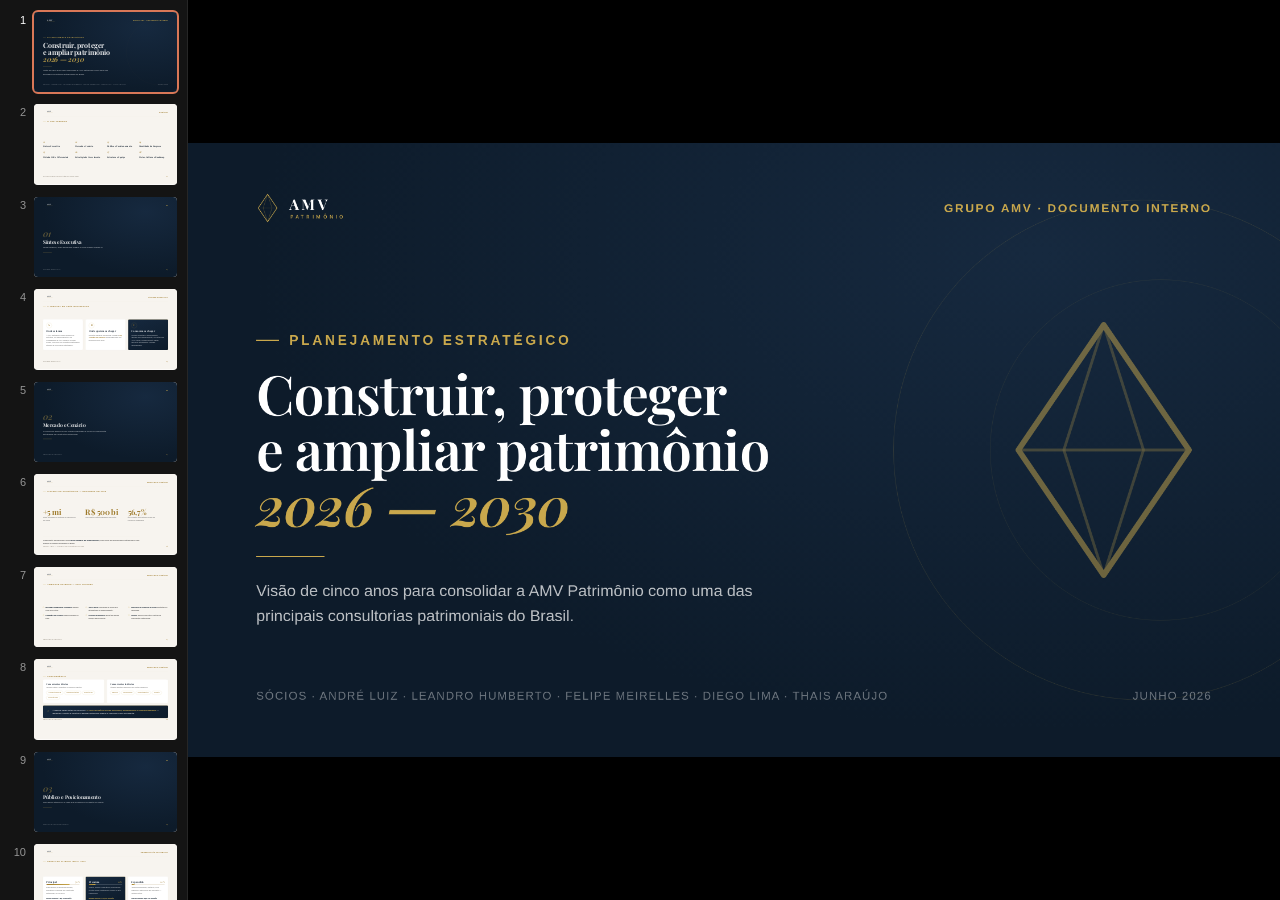
<file: planejamento.html>
<!DOCTYPE html>
<html lang="pt-BR">
<head>
<meta charset="UTF-8">
<meta name="viewport" content="width=device-width, initial-scale=1.0">
<title>AMV Patrimônio — Planejamento Estratégico 2026–2030</title>
<link rel="stylesheet" href="assets/deck-amv.css">
</head>
<body>

<svg width="0" height="0" style="position:absolute" aria-hidden="true"><defs>
  <symbol id="m-diamond" viewBox="0 0 72 96">
    <path d="M36 4 L66 48 L36 92 L6 48 Z" fill="none" stroke="currentColor" stroke-width="2" stroke-linejoin="round"/>
    <path d="M6 48 H66" stroke="currentColor" stroke-width="1" stroke-opacity=".55"/>
    <path d="M36 4 L22 48 L36 92" fill="none" stroke="currentColor" stroke-width="1" stroke-opacity=".5" stroke-linejoin="round"/>
    <path d="M36 4 L50 48 L36 92" fill="none" stroke="currentColor" stroke-width="1" stroke-opacity=".5" stroke-linejoin="round"/>
  </symbol>
</defs></svg>

<deck-stage width="1920" height="1080">

  <!-- 01 · CAPA -->
  <section class="s deep">
    <div class="cover-art">
      <div class="cover-ring" style="width:880px;height:880px;right:-200px;top:50%;transform:translateY(-50%);"></div>
      <div class="cover-ring" style="width:600px;height:600px;right:-90px;top:50%;transform:translateY(-50%);opacity:.6;"></div>
      <svg class="mark" style="position:absolute;right:130px;top:50%;transform:translateY(-50%);opacity:.5;color:var(--ouro)" width="360" height="480"><use href="#m-diamond"/></svg>
    </div>
    <div class="pad">
      <div class="topline" style="border:none;">
        <div class="lock" style="--gap:18px;"><svg class="mark" width="40" height="53"><use href="#m-diamond"/></svg>
          <div class="wm dk" style="--amv:26px;--pat:8.5px;"><span class="amv">AMV</span><span class="pat">Patrimônio</span></div></div>
        <div class="chip">Grupo AMV · Documento Interno</div>
      </div>
      <div class="center-col">
        <div class="kicker">Planejamento Estratégico</div>
        <h1 class="h-xl" style="color:#fff;">Construir, proteger<br>e ampliar patrimônio<br><em class="g" style="font-style:italic;">2026 — 2030</em></h1>
        <div class="divider-rule"></div>
        <p class="lead" style="margin-top:38px;max-width:900px;">Visão de cinco anos para consolidar a AMV Patrimônio como uma das principais consultorias patrimoniais do Brasil.</p>
      </div>
      <div class="foot" style="border:none;">
        <span>Sócios · André Luiz · Leandro Humberto · Felipe Meirelles · Diego Lima · Thais Araújo</span>
        <span>Junho 2026</span>
      </div>
    </div>
  </section>

  <!-- 02 · SUMÁRIO -->
  <section class="s light">
    <div class="pad">
      <div class="topline">
        <div class="lock"><svg class="mark ink" style="color:var(--ouro-d)" width="32" height="43"><use href="#m-diamond"/></svg>
          <div class="wm lt" style="--amv:21px;--pat:7px;"><span class="amv">AMV</span><span class="pat">Patrimônio</span></div></div>
        <div class="chip">Sumário</div>
      </div>
      <div class="kicker">O que veremos</div>
      <div class="cols cols-4" style="flex:1;align-content:center;gap:26px 40px;">
        <div><div class="card-n">01</div><div class="card-t" style="font-size:28px;">Síntese Executiva</div></div>
        <div><div class="card-n">02</div><div class="card-t" style="font-size:28px;">Mercado e Cenário</div></div>
        <div><div class="card-n">03</div><div class="card-t" style="font-size:28px;">Público e Posicionamento</div></div>
        <div><div class="card-n">04</div><div class="card-t" style="font-size:28px;">Identidade da Empresa</div></div>
        <div><div class="card-n">05</div><div class="card-t" style="font-size:28px;">Método LAR e Diferenciais</div></div>
        <div><div class="card-n">06</div><div class="card-t" style="font-size:28px;">Estratégia de Crescimento</div></div>
        <div><div class="card-n">07</div><div class="card-t" style="font-size:28px;">Estrutura e Equipe</div></div>
        <div><div class="card-n">08</div><div class="card-t" style="font-size:28px;">Metas, Cultura e Roadmap</div></div>
      </div>
      <div class="foot"><span>Planejamento Estratégico 2026–2030</span><span class="pg">02</span></div>
    </div>
  </section>

  <!-- 03 · DIVIDER 01 -->
  <section class="s deep">
    <div class="pad">
      <div class="topline" style="border:none;"><div class="lock"><svg class="mark" width="32" height="43"><use href="#m-diamond"/></svg><div class="wm dk" style="--amv:21px;--pat:7px;"><span class="amv">AMV</span><span class="pat">Patrimônio</span></div></div><div class="chip">01</div></div>
      <div class="center-col">
        <div class="divider-num">01</div>
        <h2 class="h-lg">Síntese Executiva</h2>
        <p class="lead" style="margin-top:24px;max-width:880px;">Onde estamos, onde queremos chegar e como vamos chegar lá.</p>
        <div class="divider-rule"></div>
      </div>
      <div class="foot" style="border:none;"><span>Síntese Executiva</span><span class="pg">03</span></div>
    </div>
  </section>

  <!-- 04 · SÍNTESE 3 COLUNAS -->
  <section class="s light">
    <div class="pad">
      <div class="topline"><div class="lock"><svg class="mark" style="color:var(--ouro-d)" width="32" height="43"><use href="#m-diamond"/></svg><div class="wm lt" style="--amv:21px;--pat:7px;"><span class="amv">AMV</span><span class="pat">Patrimônio</span></div></div><div class="chip">Síntese Executiva</div></div>
      <div class="kicker">A jornada em três movimentos</div>
      <div class="cols cols-3">
        <div class="card anim"><div class="coin"><span class="t">A</span></div><div class="card-t">Onde estamos</div><div class="card-d">A AMV Patrimônio nasce apoiada na estrutura, no relacionamento e na credibilidade da AMV Saúde e de seus sócios, com foco em consultoria patrimonial através de consórcios estratégicos.</div></div>
        <div class="card anim2"><div class="coin"><span class="t">B</span></div><div class="card-t">Onde queremos chegar</div><div class="card-d">Impactar milhares de famílias e superar <b style="color:var(--ouro-d)">R$ 1 bilhão em créditos</b> comercializados nos próximos cinco anos.</div></div>
        <div class="card gold anim3"><div class="coin"><span class="t">C</span></div><div class="card-t">Como vamos chegar</div><div class="card-d">Modelo consultivo e personalizado, apoiado em relacionamento, na carteira da AMV Saúde, posicionamento digital, parceiros estratégicos e equipe especializada.</div></div>
      </div>
      <div class="foot"><span>Síntese Executiva</span><span class="pg">04</span></div>
    </div>
  </section>

  <!-- 05 · DIVIDER 02 -->
  <section class="s deep">
    <div class="pad">
      <div class="topline" style="border:none;"><div class="lock"><svg class="mark" width="32" height="43"><use href="#m-diamond"/></svg><div class="wm dk" style="--amv:21px;--pat:7px;"><span class="amv">AMV</span><span class="pat">Patrimônio</span></div></div><div class="chip">02</div></div>
      <div class="center-col">
        <div class="divider-num">02</div>
        <h2 class="h-lg">Mercado e Cenário</h2>
        <p class="lead" style="margin-top:24px;max-width:900px;">O consórcio deixou de ser compra parcelada e tornou-se ferramenta estratégica de construção patrimonial.</p>
        <div class="divider-rule"></div>
      </div>
      <div class="foot" style="border:none;"><span>Mercado e Cenário</span><span class="pg">05</span></div>
    </div>
  </section>

  <!-- 06 · MERCADO 2025 STATS -->
  <section class="s light">
    <div class="pad">
      <div class="topline"><div class="lock"><svg class="mark" style="color:var(--ouro-d)" width="32" height="43"><use href="#m-diamond"/></svg><div class="wm lt" style="--amv:21px;--pat:7px;"><span class="amv">AMV</span><span class="pat">Patrimônio</span></div></div><div class="chip">Mercado e Cenário</div></div>
      <div class="kicker">Sistema de Consórcios — recordes em 2025</div>
      <div class="stat-grid stat" style="grid-template-columns:repeat(3,1fr);">
        <div class="anim"><div class="num">+5 mi</div><div class="lbl">cotas vendidas no sistema de consórcios em 2025</div></div>
        <div class="anim2"><div class="num">R$ 500 bi</div><div class="lbl">em créditos comercializados pelo setor</div></div>
        <div class="anim3"><div class="num">56,7%</div><div class="lbl">dos créditos contratados foram de consórcio imobiliário</div></div>
      </div>
      <div class="body" style="margin-top:20px;max-width:1300px;border-top:1px solid var(--line);padding-top:30px;">Crescimento impulsionado pelos <b style="color:var(--navy);font-weight:600;">juros elevados do financiamento</b>, pela busca por alavancagem patrimonial e pelo avanço da compra planejada no Brasil.</div>
      <div class="foot"><span>Fonte: ABAC — Sistema de Consórcios 2025</span><span class="pg">06</span></div>
    </div>
  </section>

  <!-- 07 · AMBIENTE EXTERNO -->
  <section class="s light">
    <div class="pad">
      <div class="topline"><div class="lock"><svg class="mark" style="color:var(--ouro-d)" width="32" height="43"><use href="#m-diamond"/></svg><div class="wm lt" style="--amv:21px;--pat:7px;"><span class="amv">AMV</span><span class="pat">Patrimônio</span></div></div><div class="chip">Mercado e Cenário</div></div>
      <div class="kicker">Ambiente externo — seis vetores</div>
      <div class="cols cols-3" style="gap:30px 44px;">
        <div class="vrow anim"><span class="mk"></span><div><b>Mercado imobiliário resiliente</b> mesmo com juros altos.</div></div>
        <div class="vrow anim"><span class="mk"></span><div><b>Juros altos</b> favorecem a busca por alternativas ao financiamento.</div></div>
        <div class="vrow anim"><span class="mk"></span><div><b>Mercado de trabalho e renda</b> sustentam a demanda.</div></div>
        <div class="vrow anim2"><span class="mk"></span><div><b>Intenção de compra</b> segue elevada no país.</div></div>
        <div class="vrow anim2"><span class="mk"></span><div><b>Crédito imobiliário</b> ainda tem amplo espaço para crescer.</div></div>
        <div class="vrow anim2"><span class="mk"></span><div><b>Imóvel</b> segue como ativo central de valorização patrimonial.</div></div>
      </div>
      <div class="foot"><span>Mercado e Cenário</span><span class="pg">07</span></div>
    </div>
  </section>

  <!-- 08 · CONCORRÊNCIA -->
  <section class="s light">
    <div class="pad">
      <div class="topline"><div class="lock"><svg class="mark" style="color:var(--ouro-d)" width="32" height="43"><use href="#m-diamond"/></svg><div class="wm lt" style="--amv:21px;--pat:7px;"><span class="amv">AMV</span><span class="pat">Patrimônio</span></div></div><div class="chip">Mercado e Cenário</div></div>
      <div class="kicker">Concorrência</div>
      <div class="cols cols-2" style="flex:0;margin-bottom:30px;">
        <div class="card anim"><div class="card-t" style="font-size:30px;">Concorrentes diretos</div><div class="card-d" style="margin-bottom:18px;">Vendem cotas e disputam os mesmos clientes.</div><div class="pills"><span class="pill">Administradoras</span><span class="pill">Representantes</span><span class="pill">Escritórios</span><span class="pill">Consultores</span></div></div>
        <div class="card anim2"><div class="card-t" style="font-size:30px;">Concorrentes indiretos</div><div class="card-d" style="margin-bottom:18px;">Atingem objetivos parecidos por outros caminhos.</div><div class="pills"><span class="pill">Bancos</span><span class="pill">Imobiliárias</span><span class="pill">Investimentos</span><span class="pill">Crédito</span></div></div>
      </div>
      <div class="card gold anim3" style="flex-direction:row;align-items:center;gap:36px;">
        <div class="card-n" style="margin:0;font-size:46px;">＂</div>
        <div class="card-d" style="font-size:28px;color:#fff;">A maioria vende cotas de consórcio. <b style="color:var(--ouro)">A AMV Patrimônio vende estratégia, planejamento e acompanhamento</b> — ajudando o cliente a construir e ampliar patrimônio usando o consórcio como ferramenta.</div>
      </div>
      <div class="foot"><span>Mercado e Cenário</span><span class="pg">08</span></div>
    </div>
  </section>

  <!-- 09 · DIVIDER 03 -->
  <section class="s deep">
    <div class="pad">
      <div class="topline" style="border:none;"><div class="lock"><svg class="mark" width="32" height="43"><use href="#m-diamond"/></svg><div class="wm dk" style="--amv:21px;--pat:7px;"><span class="amv">AMV</span><span class="pat">Patrimônio</span></div></div><div class="chip">03</div></div>
      <div class="center-col">
        <div class="divider-num">03</div>
        <h2 class="h-lg">Público e Posicionamento</h2>
        <p class="lead" style="margin-top:24px;max-width:900px;">Para quem atuamos e o lugar que ocupamos na mente do cliente.</p>
        <div class="divider-rule"></div>
      </div>
      <div class="foot" style="border:none;"><span>Público e Posicionamento</span><span class="pg">09</span></div>
    </div>
  </section>

  <!-- 10 · ICPs -->
  <section class="s light">
    <div class="pad">
      <div class="topline"><div class="lock"><svg class="mark" style="color:var(--ouro-d)" width="32" height="43"><use href="#m-diamond"/></svg><div class="wm lt" style="--amv:21px;--pat:7px;"><span class="amv">AMV</span><span class="pat">Patrimônio</span></div></div><div class="chip">Segmentação de Público</div></div>
      <div class="kicker">Perfis de cliente ideal (ICP)</div>
      <div class="cols cols-3">
        <div class="card anim"><div style="display:flex;justify-content:space-between;align-items:baseline;margin-bottom:8px;"><div class="card-t" style="margin:0;">Principal</div><div class="card-n" style="margin:0;">70%</div></div><div class="meter" style="margin-bottom:22px;"><i style="width:70%"></i></div><div class="card-d">Empresários, profissionais liberais, executivos e famílias em construção patrimonial, 30–55 anos.<br><br><b style="color:var(--navy)">Renda familiar &gt; R$ 15 mil/mês</b></div></div>
        <div class="card gold anim2"><div style="display:flex;justify-content:space-between;align-items:baseline;margin-bottom:8px;"><div class="card-t" style="margin:0;">Premium</div><div class="card-n" style="margin:0;">20%</div></div><div class="meter" style="margin-bottom:22px;background:rgba(255,255,255,.15);"><i style="width:20%"></i></div><div class="card-d">Sócios, líderes corporativos, profissionais de alta renda, investidores e perfis de alta capacidade.<br><br><b style="color:var(--ouro)">Renda familiar &gt; R$ 30 mil/mês</b></div></div>
        <div class="card anim3"><div style="display:flex;justify-content:space-between;align-items:baseline;margin-bottom:8px;"><div class="card-t" style="margin:0;">Expandido</div><div class="card-n" style="margin:0;">10%</div></div><div class="meter" style="margin-bottom:22px;"><i style="width:10%"></i></div><div class="card-d">Jovens empresários, gestores, CLTs premium e autônomos em ascensão — carteira futura.<br><br><b style="color:var(--navy)">Renda familiar R$ 8–15 mil/mês</b></div></div>
      </div>
      <div class="foot"><span>Público e Posicionamento</span><span class="pg">10</span></div>
    </div>
  </section>

  <!-- 11 · POSICIONAMENTO QUOTE -->
  <section class="s deep">
    <div class="pad">
      <div class="topline" style="border:none;"><div class="lock"><svg class="mark" width="32" height="43"><use href="#m-diamond"/></svg><div class="wm dk" style="--amv:21px;--pat:7px;"><span class="amv">AMV</span><span class="pat">Patrimônio</span></div></div><div class="chip">Posicionamento</div></div>
      <div class="fill" style="display:flex;flex-direction:column;justify-content:center;">
        <div class="quote-mark">&rdquo;</div>
        <div class="quote-txt anim">A AMV Patrimônio não atua como vendedora de consórcios. Somos uma <em>consultoria patrimonial</em> — o consórcio é apenas a ferramenta.</div>
        <p class="lead anim2" style="margin-top:40px;max-width:1200px;">Orientamos com clareza, responsabilidade e visão de longo prazo, sempre respeitando a capacidade financeira, os objetivos e o perfil de decisão de cada cliente.</p>
      </div>
      <div class="foot" style="border:none;"><span>Proposta de Valor</span><span class="pg">11</span></div>
    </div>
  </section>

  <!-- 12 · TESES -->
  <section class="s light">
    <div class="pad">
      <div class="topline"><div class="lock"><svg class="mark" style="color:var(--ouro-d)" width="32" height="43"><use href="#m-diamond"/></svg><div class="wm lt" style="--amv:21px;--pat:7px;"><span class="amv">AMV</span><span class="pat">Patrimônio</span></div></div><div class="chip">Teses Estratégicas</div></div>
      <div class="kicker">Duas teses de recomendação</div>
      <div class="cols cols-2">
        <div class="card anim"><div class="card-n">i</div><div class="card-t">Estratégia de Probabilidade</div><div class="card-d" style="margin-bottom:24px;">Para quem busca previsibilidade, clareza de execução e maior potencial de contemplação no horizonte planejado.</div><div class="vlist" style="gap:14px;"><div class="crow"><span class="ck">✓</span> Maior previsibilidade</div><div class="crow"><span class="ck">✓</span> Maior potencial de contemplação</div><div class="crow"><span class="ck">✓</span> Maior clareza de execução</div></div></div>
        <div class="card anim2"><div class="card-n">ii</div><div class="card-t">Estratégia de Alavancagem</div><div class="card-d" style="margin-bottom:24px;">Para quem busca eficiência de capital, maior potencial de crédito e expansão patrimonial no longo prazo.</div><div class="vlist" style="gap:14px;"><div class="crow"><span class="ck">✓</span> Maior eficiência de capital</div><div class="crow"><span class="ck">✓</span> Maior crédito potencial</div><div class="crow"><span class="ck">✓</span> Maior potencial de retorno</div></div></div>
      </div>
      <div class="foot"><span>A estratégia depende do perfil, objetivo e momento de cada cliente</span><span class="pg">12</span></div>
    </div>
  </section>

  <!-- 13 · DIVIDER 04 -->
  <section class="s deep">
    <div class="pad">
      <div class="topline" style="border:none;"><div class="lock"><svg class="mark" width="32" height="43"><use href="#m-diamond"/></svg><div class="wm dk" style="--amv:21px;--pat:7px;"><span class="amv">AMV</span><span class="pat">Patrimônio</span></div></div><div class="chip">04</div></div>
      <div class="center-col">
        <div class="divider-num">04</div>
        <h2 class="h-lg">Identidade da Empresa</h2>
        <p class="lead" style="margin-top:24px;max-width:900px;">Missão, visão e valores que orientam cada decisão.</p>
        <div class="divider-rule"></div>
      </div>
      <div class="foot" style="border:none;"><span>Identidade da Empresa</span><span class="pg">13</span></div>
    </div>
  </section>

  <!-- 14 · MISSÃO/VISÃO/VALORES -->
  <section class="s light">
    <div class="pad">
      <div class="topline"><div class="lock"><svg class="mark" style="color:var(--ouro-d)" width="32" height="43"><use href="#m-diamond"/></svg><div class="wm lt" style="--amv:21px;--pat:7px;"><span class="amv">AMV</span><span class="pat">Patrimônio</span></div></div><div class="chip">Identidade da Empresa</div></div>
      <div class="cols cols-2" style="flex:1;gap:40px;align-content:stretch;grid-template-rows:1fr 1fr;">
        <div class="card anim" style="justify-content:center;"><div class="kicker" style="margin-bottom:18px;">Missão</div><div class="card-d" style="font-size:27px;color:var(--navy);">Ajudar pessoas e empresas a construir, proteger e ampliar patrimônio com estratégia, segurança e visão de longo prazo.</div></div>
        <div class="card gold anim2" style="grid-row:span 2;justify-content:center;"><div class="kicker" style="margin-bottom:22px;color:var(--ouro);">Valores</div><div class="vlist"><div class="vrow"><span class="mk"></span><div><b>Especialização</b></div></div><div class="vrow"><span class="mk"></span><div><b>Inteligência Estratégica</b></div></div><div class="vrow"><span class="mk"></span><div><b>Responsabilidade e Transparência</b></div></div><div class="vrow"><span class="mk"></span><div><b>Disciplina para Gerar Resultados</b></div></div><div class="vrow"><span class="mk"></span><div><b>Pessoas em Primeiro Lugar</b></div></div></div></div>
        <div class="card anim3" style="justify-content:center;"><div class="kicker" style="margin-bottom:18px;">Visão</div><div class="card-d" style="font-size:27px;color:var(--navy);">Ser reconhecida como uma das principais consultorias patrimoniais do Brasil, superando <b style="color:var(--ouro-d)">R$ 1 bilhão</b> em créditos e impactando milhares de pessoas em 5 anos.</div></div>
      </div>
      <div class="foot"><span>Identidade da Empresa</span><span class="pg">14</span></div>
    </div>
  </section>

  <!-- 15 · DIVIDER 05 -->
  <section class="s deep">
    <div class="pad">
      <div class="topline" style="border:none;"><div class="lock"><svg class="mark" width="32" height="43"><use href="#m-diamond"/></svg><div class="wm dk" style="--amv:21px;--pat:7px;"><span class="amv">AMV</span><span class="pat">Patrimônio</span></div></div><div class="chip">05</div></div>
      <div class="center-col">
        <div class="divider-num">05</div>
        <h2 class="h-lg">Método LAR e Diferenciais</h2>
        <p class="lead" style="margin-top:24px;max-width:900px;">A metodologia própria e as vantagens que sustentam a operação.</p>
        <div class="divider-rule"></div>
      </div>
      <div class="foot" style="border:none;"><span>Método LAR e Diferenciais</span><span class="pg">15</span></div>
    </div>
  </section>

  <!-- 16 · MÉTODO LAR -->
  <section class="s deep">
    <div class="pad">
      <div class="topline"><div class="lock"><svg class="mark" width="32" height="43"><use href="#m-diamond"/></svg><div class="wm dk" style="--amv:21px;--pat:7px;"><span class="amv">AMV</span><span class="pat">Patrimônio</span></div></div><div class="chip">Metodologia Própria</div></div>
      <div class="kicker">Método LAR — três pilares</div>
      <div class="cols cols-3">
        <div class="card anim"><div class="coin"><span class="t">L</span></div><div class="card-t">Lucro</div><div class="card-d">Estratégias voltadas à geração de ganho de capital.</div></div>
        <div class="card anim2"><div class="coin"><span class="t">A</span></div><div class="card-t">Alavancagem</div><div class="card-d">Utilização inteligente do crédito para acelerar a construção patrimonial.</div></div>
        <div class="card anim3"><div class="coin"><span class="t">R</span></div><div class="card-t">Renda</div><div class="card-d">Transformação do patrimônio em geração de renda e valorização de longo prazo.</div></div>
      </div>
      <div class="foot"><span>Solução consultiva personalizada ao perfil de cada cliente</span><span class="pg">16</span></div>
    </div>
  </section>

  <!-- 17 · DIFERENCIAIS -->
  <section class="s light">
    <div class="pad">
      <div class="topline"><div class="lock"><svg class="mark" style="color:var(--ouro-d)" width="32" height="43"><use href="#m-diamond"/></svg><div class="wm lt" style="--amv:21px;--pat:7px;"><span class="amv">AMV</span><span class="pat">Patrimônio</span></div></div><div class="chip">Diferenciais</div></div>
      <div class="kicker">Cinco diferenciais competitivos</div>
      <div class="cols" style="grid-template-columns:repeat(5,1fr);gap:24px;">
        <div class="card anim" style="padding:34px;"><div class="card-n">01</div><div class="card-t" style="font-size:26px;">Curadoria de Administradoras</div><div class="card-d" style="font-size:24px;">Seleção criteriosa de grupos alinhados ao objetivo do cliente.</div></div>
        <div class="card anim" style="padding:34px;"><div class="card-n">02</div><div class="card-t" style="font-size:26px;">Planejamento Personalizado</div><div class="card-d" style="font-size:24px;">Estratégias conforme a realidade financeira de cada cliente.</div></div>
        <div class="card anim2" style="padding:34px;"><div class="card-n">03</div><div class="card-t" style="font-size:26px;">Acompanhamento Contínuo</div><div class="card-d" style="font-size:24px;">Suporte da contratação até a utilização do crédito.</div></div>
        <div class="card anim2" style="padding:34px;"><div class="card-n">04</div><div class="card-t" style="font-size:26px;">Ecossistema de Parceiros</div><div class="card-d" style="font-size:24px;">Rede para compra, venda, locação e gestão patrimonial.</div></div>
        <div class="card anim3" style="padding:34px;"><div class="card-n">05</div><div class="card-t" style="font-size:26px;">Especialização e Certificação</div><div class="card-d" style="font-size:24px;">Equipe treinada em planejamento patrimonial e consórcios.</div></div>
      </div>
      <div class="foot"><span>Modelo de Atuação</span><span class="pg">17</span></div>
    </div>
  </section>

  <!-- 18 · BARREIRAS -->
  <section class="s light">
    <div class="pad">
      <div class="topline"><div class="lock"><svg class="mark" style="color:var(--ouro-d)" width="32" height="43"><use href="#m-diamond"/></svg><div class="wm lt" style="--amv:21px;--pat:7px;"><span class="amv">AMV</span><span class="pat">Patrimônio</span></div></div><div class="chip">Barreiras de Entrada</div></div>
      <div class="kicker">O que nos protege da concorrência</div>
      <div class="cols cols-3">
        <div class="card anim"><div class="card-n">01</div><div class="card-t">Base consolidada de clientes</div><div class="card-d">Mais de 10 anos de atuação da AMV, com carteira sólida que gera confiança, relacionamento e oportunidades recorrentes.</div></div>
        <div class="card anim2"><div class="card-n">02</div><div class="card-t">Marca e reputação</div><div class="card-d">Credibilidade construída por atendimento consultivo, transparência e foco genuíno no interesse dos clientes.</div></div>
        <div class="card anim3"><div class="card-n">03</div><div class="card-t">Metodologia própria</div><div class="card-d">Processo estruturado de planejamento, seleção de grupos e acompanhamento, fruto da experiência prática da AMV.</div></div>
      </div>
      <div class="foot"><span>Diferenciais e Barreiras</span><span class="pg">18</span></div>
    </div>
  </section>

  <!-- 19 · DIVIDER 06 -->
  <section class="s deep">
    <div class="pad">
      <div class="topline" style="border:none;"><div class="lock"><svg class="mark" width="32" height="43"><use href="#m-diamond"/></svg><div class="wm dk" style="--amv:21px;--pat:7px;"><span class="amv">AMV</span><span class="pat">Patrimônio</span></div></div><div class="chip">06</div></div>
      <div class="center-col">
        <div class="divider-num">06</div>
        <h2 class="h-lg">Estratégia de Crescimento</h2>
        <p class="lead" style="margin-top:24px;max-width:900px;">Seis alavancas para validar e, depois, escalar a operação.</p>
        <div class="divider-rule"></div>
      </div>
      <div class="foot" style="border:none;"><span>Estratégia de Crescimento</span><span class="pg">19</span></div>
    </div>
  </section>

  <!-- 20 · 6 ALAVANCAS -->
  <section class="s light">
    <div class="pad">
      <div class="topline"><div class="lock"><svg class="mark" style="color:var(--ouro-d)" width="32" height="43"><use href="#m-diamond"/></svg><div class="wm lt" style="--amv:21px;--pat:7px;"><span class="amv">AMV</span><span class="pat">Patrimônio</span></div></div><div class="chip">Alavancas de Crescimento</div></div>
      <div class="kicker">Seis alavancas</div>
      <div class="cols cols-3" style="gap:28px;">
        <div class="card anim" style="padding:36px;"><div class="card-n">01</div><div class="card-t" style="font-size:28px;">Base AMV Saúde</div><div class="card-d" style="font-size:24px;">Carteira de <b style="color:var(--ouro-d)">1.100+ clientes ativos</b> e entrada recorrente de novos clientes.</div></div>
        <div class="card anim" style="padding:36px;"><div class="card-n">02</div><div class="card-t" style="font-size:28px;">Relacionamento e Networking</div><div class="card-d" style="font-size:24px;">Indicações de sócios, clientes, parceiros e influenciadores.</div></div>
        <div class="card anim2" style="padding:36px;"><div class="card-n">03</div><div class="card-t" style="font-size:28px;">Equipe Especializada</div><div class="card-d" style="font-size:24px;">Ampliação gradual com foco em produtividade e qualidade.</div></div>
        <div class="card anim2" style="padding:36px;"><div class="card-n">04</div><div class="card-t" style="font-size:28px;">Ecossistema de Parceiros</div><div class="card-d" style="font-size:24px;">Rede para ampliar a geração de oportunidades de negócio.</div></div>
        <div class="card anim3" style="padding:36px;"><div class="card-n">05</div><div class="card-t" style="font-size:28px;">Autoridade Digital</div><div class="card-d" style="font-size:24px;">Conteúdo, educação financeira, eventos e posicionamento.</div></div>
        <div class="card anim3" style="padding:36px;"><div class="card-n">06</div><div class="card-t" style="font-size:28px;">Expansão Geográfica</div><div class="card-d" style="font-size:24px;">Novos mercados acompanhando o crescimento do Grupo AMV.</div></div>
      </div>
      <div class="foot"><span>Estratégia de Crescimento</span><span class="pg">20</span></div>
    </div>
  </section>

  <!-- 21 · DIVIDER 07 -->
  <section class="s deep">
    <div class="pad">
      <div class="topline" style="border:none;"><div class="lock"><svg class="mark" width="32" height="43"><use href="#m-diamond"/></svg><div class="wm dk" style="--amv:21px;--pat:7px;"><span class="amv">AMV</span><span class="pat">Patrimônio</span></div></div><div class="chip">07</div></div>
      <div class="center-col">
        <div class="divider-num">07</div>
        <h2 class="h-lg">Estrutura e Equipe</h2>
        <p class="lead" style="margin-top:24px;max-width:900px;">Operação enxuta, produtiva e financeiramente eficiente na fase de validação.</p>
        <div class="divider-rule"></div>
      </div>
      <div class="foot" style="border:none;"><span>Estrutura Operacional</span><span class="pg">21</span></div>
    </div>
  </section>

  <!-- 22 · ESTRUTURA + PERFIL -->
  <section class="s light">
    <div class="pad">
      <div class="topline"><div class="lock"><svg class="mark" style="color:var(--ouro-d)" width="32" height="43"><use href="#m-diamond"/></svg><div class="wm lt" style="--amv:21px;--pat:7px;"><span class="amv">AMV</span><span class="pat">Patrimônio</span></div></div><div class="chip">Estrutura e Equipe</div></div>
      <div class="cols cols-2" style="gap:40px;">
        <div class="anim">
          <div class="kicker">Estrutura operacional</div>
          <div class="vlist">
            <div class="vrow"><span class="mk"></span><div><b>André Luiz Souza</b> — Diretor Comercial e Consultor Patrimonial, à frente dos principais clientes e parceiros.</div></div>
            <div class="vrow"><span class="mk"></span><div><b>Três Consultores Patrimoniais</b> para atendimento da carteira, indicações e prospecção.</div></div>
            <div class="vrow"><span class="mk"></span><div>Setores de <b>Financeiro, Marketing e RH compartilhados</b> com a AMV Saúde.</div></div>
            <div class="vrow"><span class="mk"></span><div>Estrutura física da AMV Saúde <b>até dez/2026</b>, reduzindo investimento inicial.</div></div>
          </div>
        </div>
        <div class="card gold anim2" style="justify-content:center;">
          <div class="kicker" style="color:var(--ouro);">Perfil ideal de contratação</div>
          <div class="vlist" style="gap:16px;">
            <div class="crow"><span class="ck">✓</span> 20–35 anos, ambicioso, comunicativo e consultivo</div>
            <div class="crow"><span class="ck">✓</span> Inteligência emocional e relacionamento</div>
            <div class="crow"><span class="ck">✓</span> Disciplina, resiliência e foco em resultado</div>
            <div class="crow"><span class="ck">✓</span> Interesse genuíno por patrimônio e pessoas</div>
          </div>
          <div class="card-d" style="margin-top:26px;font-style:italic;color:var(--ouro-l);font-family:var(--serif);font-size:26px;">"Formamos especialistas em planejamento patrimonial — não apenas vendedores de consórcio."</div>
        </div>
      </div>
      <div class="foot"><span>Estrutura Operacional · Contratação CLT</span><span class="pg">22</span></div>
    </div>
  </section>

  <!-- 23 · DIVIDER 08 -->
  <section class="s deep">
    <div class="pad">
      <div class="topline" style="border:none;"><div class="lock"><svg class="mark" width="32" height="43"><use href="#m-diamond"/></svg><div class="wm dk" style="--amv:21px;--pat:7px;"><span class="amv">AMV</span><span class="pat">Patrimônio</span></div></div><div class="chip">08</div></div>
      <div class="center-col">
        <div class="divider-num">08</div>
        <h2 class="h-lg">Metas, Cultura e Roadmap</h2>
        <p class="lead" style="margin-top:24px;max-width:900px;">Os números, os princípios e o caminho de execução de 2026.</p>
        <div class="divider-rule"></div>
      </div>
      <div class="foot" style="border:none;"><span>Metas e Indicadores</span><span class="pg">23</span></div>
    </div>
  </section>

  <!-- 24 · ESTRUTURA FINANCEIRA -->
  <section class="s light">
    <div class="pad">
      <div class="topline"><div class="lock"><svg class="mark" style="color:var(--ouro-d)" width="32" height="43"><use href="#m-diamond"/></svg><div class="wm lt" style="--amv:21px;--pat:7px;"><span class="amv">AMV</span><span class="pat">Patrimônio</span></div></div><div class="chip">Estrutura Financeira</div></div>
      <div class="kicker">Validação em 2026 · escala em 2027</div>
      <div class="cols cols-2" style="gap:40px;">
        <div class="card anim">
          <div style="display:flex;justify-content:space-between;align-items:baseline;margin-bottom:24px;"><div class="card-t" style="margin:0;">2026</div><div class="pill" style="border-color:var(--line);color:var(--cinza);">Estrutura compartilhada · validação</div></div>
          <table class="tbl"><tbody>
            <tr><td class="k">Impostos</td><td style="text-align:right;">8%</td></tr>
            <tr><td class="k">Custo comercial</td><td style="text-align:right;">30%</td></tr>
            <tr><td class="k">Custo fixo</td><td style="text-align:right;">15%</td></tr>
            <tr><td class="k">Margem operacional líquida</td><td style="text-align:right;" class="hi">47%</td></tr>
          </tbody></table>
        </div>
        <div class="card gold anim2">
          <div style="display:flex;justify-content:space-between;align-items:baseline;margin-bottom:24px;"><div class="card-t" style="margin:0;">2027</div><div class="pill">Estrutura própria · escala</div></div>
          <table class="tbl"><tbody>
            <tr><td class="k" style="color:#fff;">Impostos</td><td style="text-align:right;color:rgba(255,255,255,.85);">12%</td></tr>
            <tr><td class="k" style="color:#fff;">Custo comercial</td><td style="text-align:right;color:rgba(255,255,255,.85);">30%</td></tr>
            <tr><td class="k" style="color:#fff;">Custo fixo</td><td style="text-align:right;color:rgba(255,255,255,.85);">23%</td></tr>
            <tr><td class="k" style="color:#fff;">Margem operacional líquida</td><td style="text-align:right;" class="hi">35%</td></tr>
          </tbody></table>
        </div>
      </div>
      <div class="foot"><span>2026 valida com rentabilidade; 2027 inicia a escala estruturada</span><span class="pg">24</span></div>
    </div>
  </section>

  <!-- 25 · FUNIL COMERCIAL -->
  <section class="s light">
    <div class="pad">
      <div class="topline"><div class="lock"><svg class="mark" style="color:var(--ouro-d)" width="32" height="43"><use href="#m-diamond"/></svg><div class="wm lt" style="--amv:21px;--pat:7px;"><span class="amv">AMV</span><span class="pat">Patrimônio</span></div></div><div class="chip">Metas e Funil</div></div>
      <div class="kicker">Indicadores mensais por consultor</div>
      <table class="tbl anim" style="font-size:25px;">
        <thead><tr><th>Indicador mensal</th><th style="text-align:right;">Mínimo</th><th style="text-align:right;">Desejado</th><th style="text-align:right;">Excepcional</th></tr></thead>
        <tbody>
          <tr><td class="k">Ligações</td><td style="text-align:right;">600</td><td style="text-align:right;">600</td><td style="text-align:right;">600</td></tr>
          <tr><td class="k">Reuniões realizadas</td><td style="text-align:right;">48</td><td style="text-align:right;">48</td><td style="text-align:right;">48</td></tr>
          <tr><td class="k">Taxa de conversão</td><td style="text-align:right;">10%</td><td style="text-align:right;">15%</td><td style="text-align:right;">20%</td></tr>
          <tr><td class="k">Contratos fechados</td><td style="text-align:right;">4,8</td><td style="text-align:right;">7,2</td><td style="text-align:right;">9,6</td></tr>
          <tr><td class="k">Ticket médio</td><td style="text-align:right;">R$ 300 mil</td><td style="text-align:right;">R$ 300 mil</td><td style="text-align:right;">R$ 300 mil</td></tr>
          <tr><td class="k">Produção mensal</td><td style="text-align:right;" class="hi">R$ 1,44 mi</td><td style="text-align:right;" class="hi">R$ 2,16 mi</td><td style="text-align:right;" class="hi">R$ 2,88 mi</td></tr>
        </tbody>
      </table>
      <div class="foot"><span>Funil comercial · referência por consultor</span><span class="pg">25</span></div>
    </div>
  </section>

  <!-- 26 · META 30M -> 1BI -->
  <section class="s deep">
    <div class="pad">
      <div class="topline" style="border:none;"><div class="lock"><svg class="mark" width="32" height="43"><use href="#m-diamond"/></svg><div class="wm dk" style="--amv:21px;--pat:7px;"><span class="amv">AMV</span><span class="pat">Patrimônio</span></div></div><div class="chip">A Meta</div></div>
      <div class="fill" style="display:flex;flex-direction:column;justify-content:center;">
        <div class="cols cols-2" style="flex:0;align-items:center;gap:60px;">
          <div class="anim">
            <div class="kicker">Meta 2026</div>
            <div class="stat"><div class="num" style="font-size:120px;">R$ 30 mi</div></div>
            <p class="lead" style="margin-top:18px;">Meta conservadora, abaixo da capacidade operacional projetada — margem de segurança na fase de validação.</p>
          </div>
          <div class="card gold anim2" style="align-items:flex-start;">
            <div class="kicker" style="color:var(--ouro);">Visão 2030</div>
            <div class="stat"><div class="num" style="font-size:120px;color:var(--ouro);">R$ 1 bi</div></div>
            <p class="card-d" style="margin-top:18px;font-size:25px;">em créditos comercializados, impactando milhares de pessoas e empresas nos próximos cinco anos.</p>
          </div>
        </div>
      </div>
      <div class="foot" style="border:none;"><span>Metas e Indicadores</span><span class="pg">26</span></div>
    </div>
  </section>

  <!-- 27 · CULTURA -->
  <section class="s light">
    <div class="pad">
      <div class="topline"><div class="lock"><svg class="mark" style="color:var(--ouro-d)" width="32" height="43"><use href="#m-diamond"/></svg><div class="wm lt" style="--amv:21px;--pat:7px;"><span class="amv">AMV</span><span class="pat">Patrimônio</span></div></div><div class="chip">Cultura e Gestão</div></div>
      <div class="kicker">Uma cultura de resultado, disciplina e pessoas</div>
      <div class="cols cols-3">
        <div class="card anim"><div class="card-t">Para os sócios</div><div class="card-d">Cultura de resultado e crescimento sustentável, gestão orçamentária rigorosa, governança e padrão premium em tudo.</div></div>
        <div class="card anim2"><div class="card-t">Para os clientes</div><div class="card-d">Foco total na experiência, atuação consultiva e relacionamento próximo, transparente e de longo prazo.</div></div>
        <div class="card anim3"><div class="card-t">Para os colaboradores</div><div class="card-d">Meritocracia, metas claras, especialização contínua e reconhecimento proporcional à geração de valor.</div></div>
      </div>
      <div class="card gold anim3" style="margin-top:30px;flex-direction:row;align-items:center;gap:30px;">
        <div class="card-d" style="font-size:27px;color:#fff;font-family:var(--serif);font-style:italic;">Patrimônio é construído com estratégia, disciplina, constância e boas decisões ao longo do tempo — os mesmos princípios que orientam sócios, colaboradores, parceiros e clientes.</div>
      </div>
      <div class="foot"><span>Princípio Cultural da AMV Patrimônio</span><span class="pg">27</span></div>
    </div>
  </section>

  <!-- 28 · ROADMAP -->
  <section class="s deep">
    <div class="pad">
      <div class="topline"><div class="lock"><svg class="mark" width="32" height="43"><use href="#m-diamond"/></svg><div class="wm dk" style="--amv:21px;--pat:7px;"><span class="amv">AMV</span><span class="pat">Patrimônio</span></div></div><div class="chip">Roadmap 2026</div></div>
      <div class="kicker">Cronograma de implantação</div>
      <div class="tl">
        <div class="tl-step anim"><div class="dot"></div><div class="tl-mo">Mar–Mai</div><div class="tl-li">Especialização dos sócios</div><div class="tl-li">Estruturação do modelo</div><div class="tl-li">Credenciamento e seleção</div></div>
        <div class="tl-step anim"><div class="dot"></div><div class="tl-mo">Junho</div><div class="tl-li">Integração da equipe</div><div class="tl-li">Treinamentos institucional e técnico</div><div class="tl-li">Início da operação</div></div>
        <div class="tl-step anim2"><div class="dot"></div><div class="tl-mo">Julho</div><div class="tl-li">Treinamento avançado</div><div class="tl-li">Acompanhamento em campo</div><div class="tl-li">Ajuste de processos</div></div>
        <div class="tl-step anim2"><div class="dot"></div><div class="tl-mo">Agosto</div><div class="tl-li">1º evento AMV Patrimônio</div><div class="tl-li">Consolidação comercial</div></div>
        <div class="tl-step anim3"><div class="dot"></div><div class="tl-mo">Set–Dez</div><div class="tl-li">Operação plena</div><div class="tl-li">Expansão de parcerias</div><div class="tl-li">Consolidação de indicadores</div></div>
      </div>
      <div class="foot"><span>Planejamento de Execução · 2026</span><span class="pg">28</span></div>
    </div>
  </section>

  <!-- 29 · PRÓXIMOS PASSOS -->
  <section class="s light">
    <div class="pad">
      <div class="topline"><div class="lock"><svg class="mark" style="color:var(--ouro-d)" width="32" height="43"><use href="#m-diamond"/></svg><div class="wm lt" style="--amv:21px;--pat:7px;"><span class="amv">AMV</span><span class="pat">Patrimônio</span></div></div><div class="chip">Próximos Passos</div></div>
      <div class="kicker">Gestão e controle contínuos</div>
      <div class="cols cols-4" style="gap:26px;">
        <div class="card anim" style="padding:34px;"><div class="card-t" style="font-size:27px;">Comercial</div><div class="card-d" style="font-size:24px;">Daily, CRM, conversão semanal e ticket por consultor.</div></div>
        <div class="card anim" style="padding:34px;"><div class="card-t" style="font-size:27px;">Financeira</div><div class="card-d" style="font-size:24px;">Custo comercial ≤ 30%, custo fixo ≤ 15% e revisão trimestral.</div></div>
        <div class="card anim2" style="padding:34px;"><div class="card-t" style="font-size:27px;">Operacional</div><div class="card-d" style="font-size:24px;">Padronização, treinamento contínuo e auditoria de processos.</div></div>
        <div class="card anim2" style="padding:34px;"><div class="card-t" style="font-size:27px;">Estratégica</div><div class="card-d" style="font-size:24px;">Reunião mensal de sócios e revisão trimestral do plano.</div></div>
      </div>
      <div class="foot"><span>Gestão · Indicadores · Melhoria contínua</span><span class="pg">29</span></div>
    </div>
  </section>

  <!-- 30 · ENCERRAMENTO -->
  <section class="s deep">
    <div class="cover-art">
      <div class="cover-ring" style="width:760px;height:760px;left:50%;top:50%;transform:translate(-50%,-50%);"></div>
      <div class="cover-ring" style="width:520px;height:520px;left:50%;top:50%;transform:translate(-50%,-50%);opacity:.6;"></div>
    </div>
    <div class="pad">
      <div class="center-col" style="align-items:center;text-align:center;">
        <div class="lock" style="--gap:26px;justify-content:center;margin-bottom:40px;"><svg class="mark" width="64" height="85"><use href="#m-diamond"/></svg>
          <div class="wm dk" style="--amv:54px;--pat:17px;"><span class="amv">AMV</span><span class="pat">Patrimônio</span></div></div>
        <h2 class="h-md" style="font-size:54px;max-width:1200px;">Patrimônio se constrói com <em class="g" style="font-style:italic;">estratégia, disciplina e tempo.</em></h2>
        <div class="divider-rule" style="margin:42px auto 0;"></div>
      </div>
      <div class="foot" style="border:none;justify-content:center;"><span>Planejamento Estratégico 2026–2030 · Grupo AMV · Uso interno</span></div>
    </div>
  </section>

</deck-stage>

<script src="deck-stage.js"></script>
</body>
</html>
</file>
<file: assets/deck-amv.css>
/* ===========================================================
   AMV PATRIMÔNIO — Deck system (1920×1080)
   =========================================================== */
@import url('https://fonts.googleapis.com/css2?family=Playfair+Display:ital,wght@0,400;0,500;0,600;0,700;0,800;1,400;1,500;1,600&family=Inter:wght@300;400;500;600;700&display=swap');

:root{
  --ouro:#C9A84C; --ouro-l:#E2C97E; --ouro-d:#9E7A2A;
  --navy:#0D1B2A; --navy-m:#16293f; --navy-l:#22405f;
  --graf:#2E2E2E; --cinza:#6B6B6B; --cinza-2:#8A8275;
  --off:#F7F4EF; --off-2:#EFEAE0; --line:#E2DCD0; --branco:#fff;
  --serif:'Playfair Display',Georgia,serif;
  --sans:'Inter',system-ui,sans-serif;
}
*{margin:0;padding:0;box-sizing:border-box;}
deck-stage:not(:defined){visibility:hidden;}
body{background:#0a0f16;font-family:var(--sans);}
svg{display:block;}

/* ---- slide base ---- */
section.s{overflow:hidden;}
.pad{position:absolute;inset:0;padding:88px 120px 96px;display:flex;flex-direction:column;}
.s.dark{background:var(--navy);color:#fff;}
.s.light{background:var(--off);color:var(--graf);}
.s.deep{background:radial-gradient(120% 130% at 78% 18%, #16293f 0%, #0D1B2A 60%);color:#fff;}

/* ---- wordmark ---- */
.wm{line-height:1;display:flex;flex-direction:column;}
.wm .amv{font-family:var(--serif);font-weight:700;letter-spacing:.2em;font-size:var(--amv,30px);}
.wm .pat{font-family:var(--sans);font-weight:500;text-transform:uppercase;font-size:var(--pat,10px);letter-spacing:.52em;margin-top:.55em;padding-left:.26em;}
.wm.dk .amv{color:#fff;} .wm.dk .pat{color:var(--ouro);}
.wm.lt .amv{color:var(--navy);} .wm.lt .pat{color:var(--ouro-d);}
.lock{display:flex;align-items:center;gap:var(--gap,20px);}
.mark{color:var(--ouro);}

/* ---- top bar (content slides) ---- */
.topline{display:flex;justify-content:space-between;align-items:center;margin-bottom:54px;flex-shrink:0;}
.topline .lock{--gap:16px;}
.s.light .topline{border-bottom:1px solid var(--line);padding-bottom:30px;}
.s.dark .topline,.s.deep .topline{border-bottom:1px solid rgba(201,168,76,.22);padding-bottom:30px;}
.chip{font-size:21px;letter-spacing:3px;text-transform:uppercase;font-weight:600;color:var(--ouro-d);}
.s.dark .chip,.s.deep .chip{color:var(--ouro);}

/* ---- typography ---- */
.kicker{display:flex;align-items:center;gap:18px;font-size:24px;font-weight:600;letter-spacing:5px;text-transform:uppercase;color:var(--ouro-d);margin-bottom:30px;}
.kicker::before{content:"";width:40px;height:2px;background:var(--ouro);}
.s.dark .kicker,.s.deep .kicker{color:var(--ouro);}
.h-xl{font-family:var(--serif);font-weight:600;font-size:96px;line-height:1.02;letter-spacing:-1.5px;}
.h-lg{font-family:var(--serif);font-weight:600;font-size:68px;line-height:1.06;letter-spacing:-1px;color:var(--navy);}
.s.dark .h-lg,.s.deep .h-lg{color:#fff;}
.h-md{font-family:var(--serif);font-weight:600;font-size:46px;line-height:1.12;color:var(--navy);}
.s.dark .h-md,.s.deep .h-md{color:#fff;}
.lead{font-size:28px;line-height:1.55;color:var(--cinza);font-weight:400;max-width:1180px;}
.s.dark .lead,.s.deep .lead{color:rgba(255,255,255,.72);}
em.g{color:var(--ouro-d);font-style:italic;}
.s.dark em.g,.s.deep em.g{color:var(--ouro);}
.body{font-size:25px;line-height:1.6;color:var(--graf);}
.s.dark .body,.s.deep .body{color:rgba(255,255,255,.8);}

.fill{flex:1;}
.foot{display:flex;justify-content:space-between;align-items:center;font-size:20px;letter-spacing:2px;text-transform:uppercase;color:var(--cinza-2);flex-shrink:0;}
.s.dark .foot,.s.deep .foot{color:rgba(255,255,255,.4);}
.foot .pg{font-family:var(--serif);font-style:italic;font-size:23px;color:var(--ouro-d);}
.s.dark .foot .pg,.s.deep .foot .pg{color:var(--ouro);}

/* ---- cover ---- */
.cover-art{position:absolute;inset:0;overflow:hidden;}
.cover-ring{position:absolute;border:1px solid rgba(201,168,76,.16);border-radius:50%;}
.center-col{display:flex;flex-direction:column;justify-content:center;height:100%;position:relative;z-index:2;}

/* ---- divider ---- */
.divider-num{font-family:var(--serif);font-style:italic;font-weight:500;font-size:120px;color:rgba(201,168,76,.5);line-height:1;margin-bottom:18px;}
.divider-rule{width:120px;height:2px;background:var(--ouro);margin-top:42px;}

/* ---- columns / cards ---- */
.cols{display:grid;gap:34px;flex:1;align-content:center;}
.cols-2{grid-template-columns:1fr 1fr;}
.cols-3{grid-template-columns:repeat(3,1fr);}
.cols-4{grid-template-columns:repeat(4,1fr);}
.card{background:#fff;border:1px solid var(--line);border-radius:16px;padding:44px;display:flex;flex-direction:column;}
.s.dark .card,.s.deep .card{background:rgba(255,255,255,.04);border-color:rgba(201,168,76,.22);}
.card.gold{background:linear-gradient(155deg,#16293f,#0D1B2A);border:1px solid rgba(201,168,76,.4);color:#fff;}
.card-n{font-family:var(--serif);font-style:italic;font-size:34px;color:var(--ouro-d);margin-bottom:20px;}
.s.dark .card-n,.s.deep .card-n,.card.gold .card-n{color:var(--ouro);}
.card-t{font-family:var(--serif);font-size:34px;font-weight:600;color:var(--navy);margin-bottom:14px;line-height:1.1;}
.s.dark .card-t,.s.deep .card-t,.card.gold .card-t{color:#fff;}
.card-d{font-size:23px;line-height:1.5;color:var(--cinza);}
.s.dark .card-d,.s.deep .card-d,.card.gold .card-d{color:rgba(255,255,255,.72);}

/* icon coin */
.coin{width:74px;height:74px;border-radius:50%;border:1.5px solid var(--ouro);display:flex;align-items:center;justify-content:center;color:var(--ouro-d);margin-bottom:26px;}
.s.dark .coin,.s.deep .coin{color:var(--ouro);}
.coin .t{font-family:var(--serif);font-size:34px;font-weight:700;}

/* ---- stat ---- */
.stat-grid{display:grid;gap:30px;flex:1;align-content:center;}
.stat .num{font-family:var(--serif);font-weight:700;font-size:104px;line-height:.95;color:var(--ouro-d);letter-spacing:-2px;}
.s.dark .stat .num,.s.deep .stat .num{color:var(--ouro);}
.stat .lbl{font-size:24px;color:var(--cinza);margin-top:18px;line-height:1.45;max-width:440px;}
.s.dark .stat .lbl,.s.deep .stat .lbl{color:rgba(255,255,255,.7);}

/* ---- list ---- */
.vlist{display:flex;flex-direction:column;gap:22px;}
.vrow{display:flex;gap:22px;align-items:flex-start;font-size:25px;line-height:1.45;}
.vrow .mk{flex-shrink:0;width:14px;height:14px;border:2px solid var(--ouro);transform:rotate(45deg);margin-top:8px;}
.vrow b{font-weight:600;color:var(--navy);}
.s.dark .vrow b,.s.deep .vrow b,.card.gold .vrow b{color:#fff;}
.card.gold .vrow{color:rgba(255,255,255,.88);}

/* check rows */
.crow{display:flex;gap:18px;align-items:baseline;font-size:25px;}
.crow .ck{color:var(--ouro-d);font-weight:700;flex-shrink:0;}
.s.dark .crow .ck,.s.deep .crow .ck{color:var(--ouro);}

/* ---- quote ---- */
.quote-mark{font-family:var(--serif);font-size:200px;color:var(--ouro);opacity:.22;line-height:.6;height:90px;}
.quote-txt{font-family:var(--serif);font-weight:500;font-size:62px;line-height:1.22;color:#fff;letter-spacing:-.5px;max-width:1380px;}
.quote-txt em{color:var(--ouro);font-style:italic;}

/* ---- table ---- */
.tbl{width:100%;border-collapse:collapse;font-size:24px;}
.tbl th{text-align:left;font-weight:600;font-size:19px;letter-spacing:2px;text-transform:uppercase;color:var(--ouro-d);padding:20px 26px;border-bottom:2px solid var(--ouro);}
.tbl td{padding:22px 26px;border-bottom:1px solid var(--line);color:var(--graf);}
.tbl td.k{font-weight:600;color:var(--navy);}
.tbl tr:last-child td{border-bottom:none;}
.tbl .hi{color:var(--ouro-d);font-weight:700;font-family:var(--serif);font-size:27px;}
.s.dark .tbl td,.s.deep .tbl td,.card.gold .tbl td{border-color:rgba(255,255,255,.12);color:rgba(255,255,255,.82);}
.s.dark .tbl td.k,.s.deep .tbl td.k,.card.gold .tbl td.k{color:#fff;}
.s.deep .tbl .hi{color:var(--ouro-l);}

/* timeline */
.tl{display:grid;grid-template-columns:repeat(5,1fr);gap:0;flex:1;align-content:center;}
.tl-step{position:relative;padding:0 26px;}
.tl-step::before{content:"";position:absolute;top:14px;left:0;right:0;height:2px;background:rgba(201,168,76,.4);}
.tl-step .dot{width:28px;height:28px;border-radius:50%;background:var(--navy);border:2px solid var(--ouro);position:relative;z-index:2;display:flex;align-items:center;justify-content:center;}
.tl-step .dot::after{content:"";width:8px;height:8px;border-radius:50%;background:var(--ouro);}
.s.light .tl-step .dot{background:var(--off);}
.tl-mo{font-family:var(--serif);font-size:28px;font-weight:600;color:var(--ouro-d);margin:30px 0 14px;}
.s.dark .tl-mo{color:var(--ouro);}
.tl-li{font-size:22px;line-height:1.4;color:var(--cinza);margin-bottom:9px;}
.s.dark .tl-li{color:rgba(255,255,255,.7);}

/* pill row */
.pills{display:flex;gap:16px;flex-wrap:wrap;margin-top:8px;}
.pill{font-size:22px;letter-spacing:1px;padding:12px 26px;border-radius:40px;border:1px solid var(--ouro);color:var(--ouro-d);}
.s.dark .pill,.s.deep .pill{color:var(--ouro-l);}

.divider-rule.sm{width:80px;margin-top:0;margin-bottom:30px;}

/* progress meter */
.meter{height:14px;border-radius:8px;background:var(--off-2);overflow:hidden;}
.s.dark .meter{background:rgba(255,255,255,.1);}
.meter > i{display:block;height:100%;background:linear-gradient(90deg,var(--ouro-d),var(--ouro));border-radius:8px;}

/* ---- big statement (commercial) ---- */
.statement{font-family:var(--serif);font-weight:600;font-size:84px;line-height:1.1;letter-spacing:-1px;color:#fff;max-width:1500px;}
.statement em{color:var(--ouro);font-style:italic;}
.statement.ink{color:var(--navy);}
.sub-em{font-size:26px;letter-spacing:6px;text-transform:uppercase;color:var(--ouro);margin-top:38px;font-weight:500;}

/* ---- horizontal flow ---- */
.flow{display:flex;align-items:center;justify-content:center;gap:14px;flex-wrap:wrap;}
.flow-node{border:1.5px solid var(--ouro);border-radius:14px;padding:22px 26px;text-align:center;min-width:150px;}
.flow-node .fn{font-family:var(--serif);font-size:27px;font-weight:600;color:#fff;}
.s.light .flow-node .fn{color:var(--navy);}
.flow-node .fs{font-size:18px;color:rgba(255,255,255,.6);margin-top:4px;}
.flow-node.gold{background:linear-gradient(155deg,#16293f,#0D1B2A);}
.flow-arrow{color:var(--ouro);font-size:30px;flex-shrink:0;}

/* ---- vertical flow ---- */
.vflow{display:flex;flex-direction:column;align-items:center;gap:12px;}
.vnode{border:1.5px solid var(--ouro);border-radius:14px;padding:18px 40px;font-family:var(--serif);font-size:30px;font-weight:600;color:#fff;text-align:center;}
.s.light .vnode{color:var(--navy);}
.varrow{color:var(--ouro);font-size:26px;}

/* compare card with two zones */
.cmp{display:flex;flex-direction:column;}
.cmp .pos{margin-bottom:18px;}
.cmp .zlabel{font-size:19px;letter-spacing:2px;text-transform:uppercase;font-weight:600;margin-bottom:12px;}
.cmp .zlabel.p{color:var(--ouro-d);}
.cmp .zlabel.n{color:var(--cinza);}
.s.dark .cmp .zlabel.p,.s.deep .cmp .zlabel.p{color:var(--ouro);}
.cmp .ci{font-size:23px;line-height:1.45;margin-bottom:8px;display:flex;gap:12px;}

/* big money figure inside card */
.money{font-family:var(--serif);font-weight:700;font-size:56px;color:var(--ouro-d);letter-spacing:-1px;line-height:1;}
.s.dark .money,.s.deep .money,.card.gold .money{color:var(--ouro);}

/* entrance */
@media (prefers-reduced-motion:no-preference){
  [data-deck-active] .anim{animation:rise .6s both;}
  [data-deck-active] .anim2{animation:rise .6s .12s both;}
  [data-deck-active] .anim3{animation:rise .6s .24s both;}
  @keyframes rise{from{opacity:0;transform:translateY(26px);}to{opacity:1;transform:none;}}
}
</file>
<file: assets/amv.css>
/* ============================================================
   AMV PATRIMÔNIO — Manual da Marca · stylesheet
   ============================================================ */
@import url('https://fonts.googleapis.com/css2?family=Playfair+Display:ital,wght@0,400;0,500;0,600;0,700;0,800;1,400;1,500;1,600&family=Inter:wght@300;400;500;600;700&display=swap');

:root{
  --ouro:#C9A84C;
  --ouro-l:#E2C97E;
  --ouro-d:#9E7A2A;
  --navy:#0D1B2A;
  --navy-m:#1A2F47;
  --navy-l:#2C4A6E;
  --graf:#2E2E2E;
  --cinza:#6B6B6B;
  --cinza-l:#D4D4D4;
  --off:#F7F4EF;
  --off-2:#F2EFE9;
  --branco:#FFFFFF;
  --line:#E2DCD0;
  --serif:'Playfair Display', Georgia, serif;
  --sans:'Inter', system-ui, sans-serif;
}

*{margin:0;padding:0;box-sizing:border-box;}
html{scroll-behavior:smooth;}
body{
  font-family:var(--sans);
  color:var(--graf);
  background:var(--off-2);
  line-height:1.6;
  -webkit-font-smoothing:antialiased;
}
svg{display:block;}

/* ---------- shared layout ---------- */
.wrap{max-width:1180px;margin:0 auto;padding:0 64px;}
.section{padding:104px 0;border-bottom:1px solid var(--line);}
.section.tight{padding:80px 0;}
.eyebrow{
  font-size:11px;font-weight:600;letter-spacing:5px;text-transform:uppercase;
  color:var(--ouro-d);margin-bottom:18px;display:flex;align-items:center;gap:14px;
}
.eyebrow::before{content:"";width:28px;height:1.5px;background:var(--ouro);display:inline-block;}
.s-title{
  font-family:var(--serif);font-weight:600;font-size:44px;line-height:1.12;
  color:var(--navy);letter-spacing:-.5px;margin-bottom:18px;
}
.s-lead{font-size:17px;color:var(--cinza);max-width:620px;font-weight:400;}
.s-head{margin-bottom:56px;}

/* number tag */
.numtag{font-family:var(--serif);font-style:italic;color:var(--ouro);font-size:20px;margin-right:6px;}

/* ---------- wordmark (HTML) ---------- */
.wm{line-height:1;display:flex;flex-direction:column;}
.wm .amv{font-family:var(--serif);font-weight:700;letter-spacing:.2em;font-size:var(--amv,26px);}
.wm .pat{font-family:var(--sans);font-weight:500;text-transform:uppercase;font-size:var(--pat,9px);letter-spacing:.52em;margin-top:.55em;padding-left:.26em;}
.wm.center{align-items:center;text-align:center;}
.wm-on-dark .amv{color:#fff;}
.wm-on-dark .pat{color:var(--ouro);}
.wm-on-light .amv{color:var(--navy);}
.wm-on-light .pat{color:var(--ouro-d);}
.wm-mono-dark .amv,.wm-mono-dark .pat{color:var(--navy);}
.wm-mono-light .amv,.wm-mono-light .pat{color:#fff;}

/* lockups */
.lock{display:flex;align-items:center;gap:var(--gap,22px);}
.lockv{display:flex;flex-direction:column;align-items:center;gap:18px;}

/* the mark uses currentColor */
.mark{color:var(--ouro);}
.mark.ink{color:var(--navy);}
.mark.paper{color:#fff;}

/* ============================================================
   COVER
   ============================================================ */
.cover{
  background:var(--navy);
  min-height:760px;
  display:flex;flex-direction:column;justify-content:space-between;
  padding:64px;position:relative;overflow:hidden;
}
.cover::after{
  content:"";position:absolute;right:-160px;top:50%;transform:translateY(-50%);
  width:620px;height:620px;border:1px solid rgba(201,168,76,.14);border-radius:50%;
}
.cover::before{
  content:"";position:absolute;right:-60px;top:50%;transform:translateY(-50%);
  width:420px;height:420px;border:1px solid rgba(201,168,76,.10);border-radius:50%;
}
.cover-top{display:flex;justify-content:space-between;align-items:center;position:relative;z-index:2;}
.cover-kicker{font-size:11px;letter-spacing:5px;text-transform:uppercase;color:rgba(255,255,255,.45);font-weight:500;}
.cover-tag{border:1px solid var(--ouro);color:var(--ouro);font-size:11px;letter-spacing:3px;text-transform:uppercase;padding:8px 16px;font-weight:500;}
.cover-mid{position:relative;z-index:2;}
.cover-mid .lock{margin-bottom:46px;}
.cover h1{
  font-family:var(--serif);font-weight:600;font-size:64px;line-height:1.05;color:#fff;letter-spacing:-1px;
}
.cover h1 em{font-style:italic;color:var(--ouro);}
.cover-sub{margin-top:22px;font-size:15px;color:rgba(255,255,255,.55);max-width:430px;line-height:1.7;}
.cover-bot{display:flex;justify-content:space-between;align-items:flex-end;position:relative;z-index:2;
  border-top:1px solid rgba(255,255,255,.12);padding-top:24px;font-size:12px;letter-spacing:2px;color:rgba(255,255,255,.4);text-transform:uppercase;}

/* ============================================================
   PRIMARY LOGO SHOWCASE
   ============================================================ */
.showcase{background:var(--navy);border-radius:10px;padding:90px 64px;display:flex;align-items:center;justify-content:center;position:relative;overflow:hidden;}
.showcase.paper{background:var(--off);border:1px solid var(--line);}
.showcase .corner{position:absolute;width:34px;height:34px;}
.showcase .corner.tl{top:24px;left:24px;border-top:1.5px solid var(--ouro);border-left:1.5px solid var(--ouro);}
.showcase .corner.br{bottom:24px;right:24px;border-bottom:1.5px solid var(--ouro);border-right:1.5px solid var(--ouro);}

/* concept explainer */
.concept-grid{display:grid;grid-template-columns:1.05fr .95fr;gap:56px;align-items:center;}
.concept-art{background:var(--navy);border-radius:10px;padding:64px;display:flex;align-items:center;justify-content:center;}
.concept-list{display:flex;flex-direction:column;gap:26px;}
.concept-item{display:flex;gap:18px;}
.concept-num{font-family:var(--serif);font-style:italic;color:var(--ouro);font-size:24px;flex-shrink:0;width:30px;}
.concept-item h4{font-family:var(--sans);font-size:14px;font-weight:600;color:var(--navy);letter-spacing:.5px;margin-bottom:5px;text-transform:uppercase;}
.concept-item p{font-size:14px;color:var(--cinza);}

/* variation grid */
.var-grid{display:grid;grid-template-columns:repeat(3,1fr);gap:24px;}
.var-card{border:1px solid var(--line);border-radius:10px;overflow:hidden;background:#fff;}
.var-stage{height:200px;display:flex;align-items:center;justify-content:center;padding:28px;}
.var-stage.dark{background:var(--navy);}
.var-stage.paper{background:var(--off);}
.var-foot{padding:16px 20px;border-top:1px solid var(--line);}
.var-foot .vn{font-size:13px;font-weight:600;color:var(--navy);}
.var-foot .vd{font-size:12px;color:var(--cinza);margin-top:2px;}

/* versions */
.ver-grid{display:grid;grid-template-columns:repeat(4,1fr);gap:20px;}
.ver-card{border-radius:10px;overflow:hidden;border:1px solid var(--line);}
.ver-stage{height:170px;display:flex;align-items:center;justify-content:center;}
.ver-foot{background:#fff;padding:14px 16px;}
.ver-foot .vn{font-size:12px;font-weight:600;color:var(--navy);}
.ver-foot .vd{font-size:11px;color:var(--cinza);margin-top:2px;}

/* clear space / min size */
.protect-grid{display:grid;grid-template-columns:1.3fr 1fr;gap:32px;align-items:stretch;}
.protect-box{background:#fff;border:1px solid var(--line);border-radius:10px;padding:48px;display:flex;align-items:center;justify-content:center;position:relative;}
.minsize{background:#fff;border:1px solid var(--line);border-radius:10px;padding:40px;display:flex;flex-direction:column;gap:30px;justify-content:center;}
.minsize-row{display:flex;align-items:center;gap:24px;}
.minsize-row .lbl{font-size:12px;color:var(--cinza);}
.minsize-row .lbl b{display:block;color:var(--navy);font-size:13px;}

/* misuse */
.misuse-grid{display:grid;grid-template-columns:repeat(4,1fr);gap:20px;}
.misuse{border:1px solid var(--line);border-radius:10px;overflow:hidden;background:#fff;}
.misuse-stage{height:150px;display:flex;align-items:center;justify-content:center;background:var(--off);position:relative;}
.misuse-x{position:absolute;top:12px;right:12px;width:22px;height:22px;border-radius:50%;background:#C0392B;color:#fff;display:flex;align-items:center;justify-content:center;font-size:13px;}
.misuse-cap{padding:13px 16px;font-size:12px;color:var(--cinza);border-top:1px solid var(--line);}

/* ============================================================
   COLOR
   ============================================================ */
.pal-grid{display:grid;grid-template-columns:repeat(4,1fr);gap:22px;}
.sw{border-radius:10px;overflow:hidden;border:1px solid var(--line);background:#fff;}
.sw-color{height:150px;display:flex;align-items:flex-end;padding:14px;}
.sw-badge{font-size:10px;font-weight:600;letter-spacing:1.5px;text-transform:uppercase;padding:4px 9px;border-radius:3px;}
.sw-info{padding:18px;}
.sw-name{font-weight:600;font-size:14px;color:var(--navy);margin-bottom:10px;}
.sw-row{display:flex;justify-content:space-between;font-family:'SFMono-Regular',ui-monospace,monospace;font-size:11.5px;color:var(--cinza);padding:3px 0;border-top:1px solid #F0ECE3;}
.sw-row span:first-child{color:#A89C82;}
.grad-grid{display:grid;grid-template-columns:repeat(3,1fr);gap:18px;margin-top:30px;}
.grad{height:72px;border-radius:8px;}
.grad-lbl{font-size:12px;color:var(--cinza);margin-top:10px;}
.grad-lbl b{color:var(--navy);display:block;font-size:12.5px;margin-bottom:2px;}

/* ============================================================
   TYPE
   ============================================================ */
.type-grid{display:grid;grid-template-columns:1fr 1fr;gap:26px;}
.type-card{background:#fff;border:1px solid var(--line);border-radius:10px;padding:42px;}
.type-card .tl{font-size:11px;font-weight:600;letter-spacing:3px;text-transform:uppercase;color:var(--ouro-d);margin-bottom:22px;}
.type-spec-serif{font-family:var(--serif);font-size:64px;color:var(--navy);line-height:1;margin-bottom:14px;font-weight:600;}
.type-spec-sans{font-family:var(--sans);font-size:40px;color:var(--navy);font-weight:600;letter-spacing:-1px;line-height:1;margin-bottom:14px;}
.type-glyphs{font-size:15px;color:var(--cinza);letter-spacing:1px;margin-bottom:22px;}
.type-meta{font-size:13px;color:var(--cinza);border-top:1px solid var(--line);padding-top:18px;line-height:1.7;}
.type-meta b{color:var(--navy);}
.weights{display:flex;gap:10px;flex-wrap:wrap;margin-top:14px;}
.weights span{font-size:12px;background:var(--off);border:1px solid var(--line);padding:5px 12px;border-radius:4px;color:var(--graf);}

.hier{background:#fff;border:1px solid var(--line);border-radius:10px;padding:18px 48px;margin-top:26px;}
.hier-row{display:flex;align-items:baseline;gap:30px;padding:24px 0;border-bottom:1px solid #F0ECE3;}
.hier-row:last-child{border-bottom:none;}
.hier-meta{min-width:170px;font-size:11px;color:var(--cinza);text-transform:uppercase;letter-spacing:1.5px;flex-shrink:0;}
.hier-meta b{display:block;color:var(--navy);font-size:12px;letter-spacing:.5px;margin-bottom:3px;}
.hh1{font-family:var(--serif);font-size:46px;color:var(--navy);font-weight:700;line-height:1.1;}
.hh2{font-family:var(--serif);font-size:32px;color:var(--navy);font-weight:600;}
.hh3{font-family:var(--sans);font-size:18px;color:var(--navy);font-weight:600;letter-spacing:1px;text-transform:uppercase;}
.hh4{font-family:var(--sans);font-size:13px;color:var(--ouro-d);font-weight:600;letter-spacing:3px;text-transform:uppercase;}
.hbody{font-family:var(--sans);font-size:15px;color:var(--graf);line-height:1.7;max-width:560px;}
.hcap{font-family:var(--sans);font-size:12px;color:var(--cinza);letter-spacing:.5px;}

/* ============================================================
   GRAPHIC ELEMENTS
   ============================================================ */
.el-grid{display:grid;grid-template-columns:repeat(4,1fr);gap:22px;}
.el-card{background:#fff;border:1px solid var(--line);border-radius:10px;padding:32px;text-align:center;}
.el-prev{height:90px;display:flex;align-items:center;justify-content:center;margin-bottom:18px;}
.el-name{font-weight:600;font-size:13.5px;color:var(--navy);margin-bottom:6px;}
.el-desc{font-size:12px;color:var(--cinza);line-height:1.5;}
.gold-divider{width:120px;height:2px;background:linear-gradient(90deg,var(--ouro-d),var(--ouro),transparent);}
.corner-mark{width:44px;height:44px;border-top:2px solid var(--ouro);border-left:2px solid var(--ouro);}
.accent-bar{width:5px;height:66px;background:linear-gradient(180deg,var(--ouro),var(--ouro-d));border-radius:3px;}

/* ============================================================
   APPLICATIONS
   ============================================================ */
.app-head{display:flex;align-items:center;gap:14px;margin-bottom:18px;}
.app-head .an{font-size:12px;font-weight:600;letter-spacing:2px;text-transform:uppercase;color:var(--navy);}
.app-head .ad{font-size:12px;color:var(--cinza);}
.app-block{margin-bottom:64px;}

/* business card */
.bc-pair{display:grid;grid-template-columns:1fr 1fr;gap:28px;}
.bc{aspect-ratio:85/55;border-radius:10px;overflow:hidden;box-shadow:0 20px 50px -20px rgba(13,27,42,.5);position:relative;}
.bc-front{background:var(--navy);padding:34px;display:flex;flex-direction:column;justify-content:space-between;}
.bc-back{background:var(--navy);display:flex;align-items:center;justify-content:center;position:relative;}
.bc-corner{position:absolute;top:0;right:0;width:54px;height:54px;border-left:1.5px solid rgba(201,168,76,.5);border-bottom:1.5px solid rgba(201,168,76,.5);}
.bc-corner.bl{top:auto;right:auto;bottom:0;left:0;border-left:none;border-bottom:none;border-right:1.5px solid rgba(201,168,76,.5);border-top:1.5px solid rgba(201,168,76,.5);}
.bc-name{font-family:var(--serif);font-size:20px;color:#fff;font-weight:600;}
.bc-role{font-size:10px;color:var(--ouro);letter-spacing:2.5px;text-transform:uppercase;margin-top:5px;}
.bc-line{width:34px;height:1px;background:var(--ouro);margin:14px 0;}
.bc-detail{font-size:11px;color:rgba(255,255,255,.62);line-height:1.9;letter-spacing:.3px;}

/* letterhead */
.lh{background:#fff;aspect-ratio:1/1.414;border-radius:6px;box-shadow:0 24px 60px -24px rgba(13,27,42,.4);overflow:hidden;display:flex;flex-direction:column;position:relative;}
.lh-head{padding:46px 52px 26px;display:flex;justify-content:space-between;align-items:flex-start;border-bottom:2px solid var(--ouro);}
.lh-contact{text-align:right;font-size:10px;color:var(--cinza);line-height:2;letter-spacing:.4px;}
.lh-body{padding:46px 52px;flex:1;display:flex;flex-direction:column;gap:15px;}
.lh-textline{height:9px;background:#EFEBE2;border-radius:3px;}
.lh-foot{margin-top:auto;background:var(--navy);padding:16px 52px;display:flex;justify-content:space-between;align-items:center;}
.lh-foot span{font-size:9.5px;color:rgba(255,255,255,.5);letter-spacing:1.5px;text-transform:uppercase;}
.lh-watermark{position:absolute;right:-40px;bottom:120px;opacity:.04;color:var(--navy);}

/* email signature */
.sig{background:#fff;border:1px solid var(--line);border-radius:10px;padding:34px 38px;display:flex;align-items:center;gap:30px;max-width:620px;}
.sig-divider{width:3px;align-self:stretch;background:linear-gradient(180deg,var(--ouro),var(--ouro-d));border-radius:2px;}
.sig-name{font-family:var(--serif);font-size:21px;color:var(--navy);font-weight:600;}
.sig-role{font-size:10px;color:var(--ouro-d);letter-spacing:2px;text-transform:uppercase;margin:5px 0 16px;}
.sig-detail{font-size:12px;color:var(--cinza);line-height:1.95;}
.sig-detail b{color:var(--navy);font-weight:500;}

/* folder */
.folder{background:linear-gradient(155deg,var(--navy) 0%,#16293f 100%);aspect-ratio:1/1.18;border-radius:8px;box-shadow:0 30px 70px -28px rgba(13,27,42,.6);position:relative;overflow:hidden;padding:60px 54px;display:flex;flex-direction:column;justify-content:space-between;}
.folder::after{content:"";position:absolute;top:0;left:50%;transform:translateX(-50%);width:46%;height:30px;background:#16293f;border-radius:0 0 14px 14px;}
.folder-ring{position:absolute;right:-130px;bottom:-130px;width:420px;height:420px;border:1px solid rgba(201,168,76,.12);border-radius:50%;}
.folder-ring.two{right:-70px;bottom:-70px;width:300px;height:300px;border-color:rgba(201,168,76,.09);}

.note{background:#FBF8F2;border-left:3px solid var(--ouro);border-radius:0 6px 6px 0;padding:22px 26px;margin-top:30px;}
.note b{color:var(--navy);font-size:13px;}
.note span{font-size:13.5px;color:var(--cinza);}

/* footer */
.foot{background:var(--navy);padding:64px;}
.foot-in{max-width:1180px;margin:0 auto;display:flex;justify-content:space-between;align-items:flex-end;}
.foot-r{text-align:right;font-size:11px;color:rgba(255,255,255,.4);letter-spacing:2px;text-transform:uppercase;line-height:2;}

/* sticky mini nav */
.topbar{position:sticky;top:0;z-index:50;background:rgba(13,27,42,.96);backdrop-filter:blur(8px);border-bottom:1px solid rgba(201,168,76,.2);}
.topbar-in{max-width:1180px;margin:0 auto;padding:14px 64px;display:flex;justify-content:space-between;align-items:center;}
.topbar .brand{font-family:var(--serif);color:#fff;font-size:15px;letter-spacing:3px;font-weight:600;}
.topbar .brand b{color:var(--ouro);font-weight:600;}
.topbar nav{display:flex;gap:26px;}
.topbar nav a{font-size:11px;letter-spacing:1.5px;text-transform:uppercase;color:rgba(255,255,255,.55);text-decoration:none;transition:color .2s;}
.topbar nav a:hover{color:var(--ouro);}

@media(max-width:900px){
  .wrap{padding:0 28px;}
  .concept-grid,.type-grid,.bc-pair,.protect-grid{grid-template-columns:1fr;}
  .pal-grid,.ver-grid,.el-grid,.misuse-grid{grid-template-columns:repeat(2,1fr);}
  .var-grid{grid-template-columns:1fr;}
  .topbar nav{display:none;}
  .cover h1{font-size:44px;}
}
</file>
